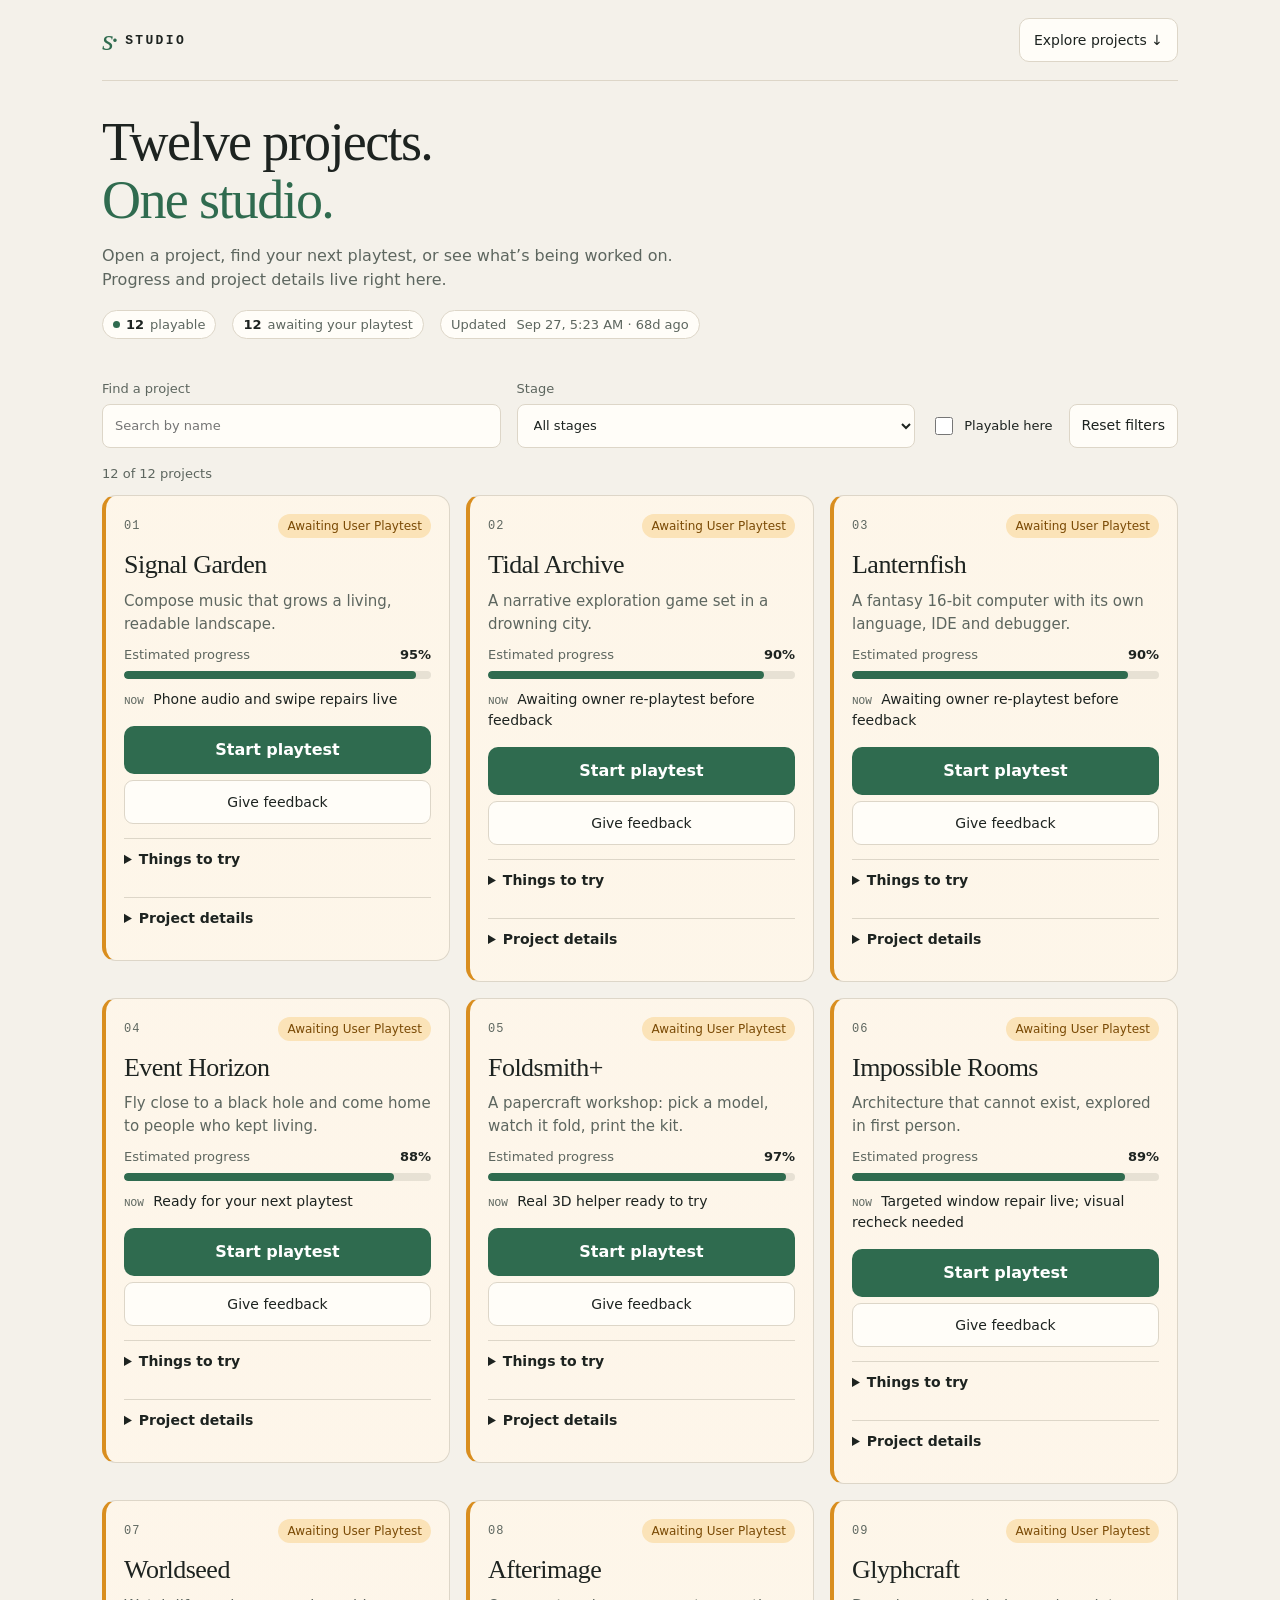
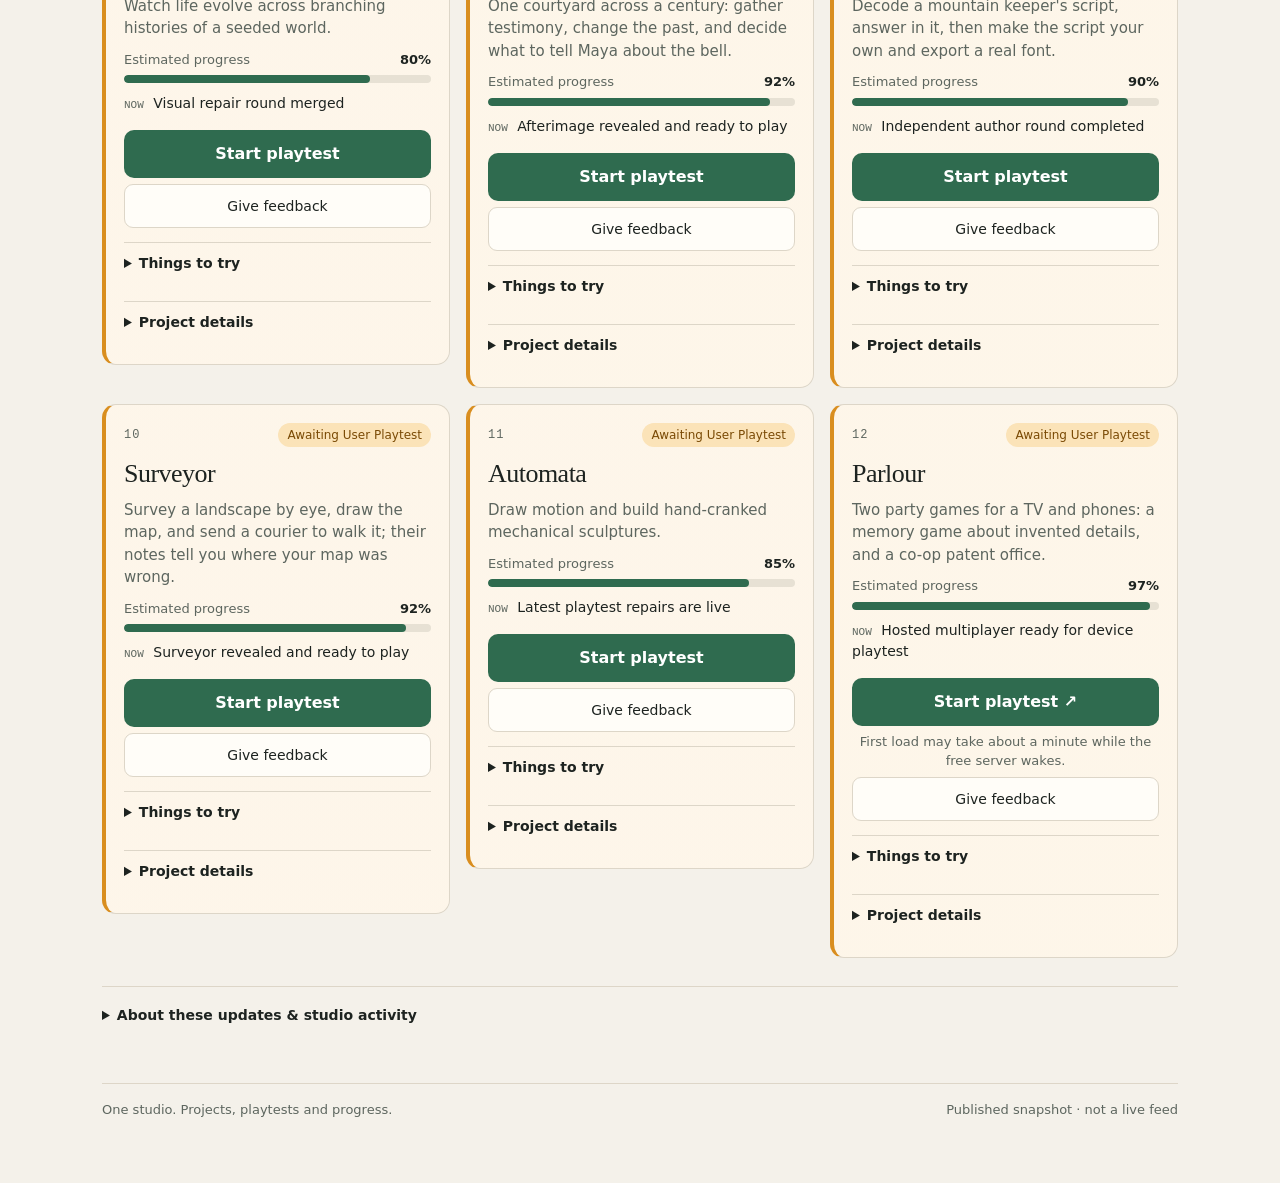
<file: index.html>
<!doctype html>
<html lang="en">
<head>
<meta charset="utf-8">
<meta name="viewport" content="width=device-width, initial-scale=1">
<meta name="color-scheme" content="light dark">
<meta name="theme-color" content="#f4f1ea" media="(prefers-color-scheme: light)">
<meta name="theme-color" content="#101716" media="(prefers-color-scheme: dark)">
<meta name="description" content="Play the studio’s projects, follow their progress, and explore the details in one place.">
<title>Studio</title>
<link rel="icon" href="data:image/svg+xml,%3Csvg xmlns='http://www.w3.org/2000/svg' viewBox='0 0 32 32'%3E%3Crect width='32' height='32' rx='8' fill='%23101716'/%3E%3Ctext x='8' y='23' font-family='Georgia' font-style='italic' font-size='20' fill='%23d9ef9e'%3Es%3C/text%3E%3C/svg%3E">
<link rel="stylesheet" href="hub.css">
<script src="hub.js" defer></script>
<script src="feedback.js" defer></script>
</head>
<body>
<a class="skip" href="#projects">Skip to projects</a>
<div class="shell">
<header class="top"><a class="wordmark" href="./"><i>s·</i> STUDIO</a><a class="dash-link" href="#projects">Explore projects ↓</a></header>
<main>
<section class="intro">
<h1>Twelve projects.<br><span>One studio.</span></h1>
<p class="lede">Open a project, find your next playtest, or see what’s being worked on. Progress and project details live right here.</p>
<p class="meta"><span class="pill"><span class="dot" aria-hidden="true"></span><strong>12</strong> playable</span><span class="pill"><strong>12</strong> awaiting your playtest</span><span class="pill">Updated&nbsp;<time datetime="2026-09-27T05:23:19Z" data-stamp>2026-09-27T05:23:19Z</time></span></p>
</section>
<section id="projects" aria-label="Projects" tabindex="-1">
<div class="filters" id="filters" hidden>
<label>Find a project<input id="search" type="search" placeholder="Search by name" autocomplete="off"></label>
<label>Stage<select id="stage"><option value="all">All stages</option><option value="st-awaiting-user-playtest">Awaiting User Playtest</option></select></label>
<label class="check"><input type="checkbox" id="demos-only"> Playable here</label>
<button type="button" id="reset-filters">Reset filters</button>
</div>
<p class="results" id="result-count" role="status" aria-live="polite">12 projects</p>
<p id="empty" class="empty" hidden>No projects match. Try another search or reset the filters.</p>
<div class="grid" id="project-grid">
<article class="card" id="p01" data-stage="st-awaiting-user-playtest" data-playable="true" aria-labelledby="n-p01"><div class="card-top"><span class="num">01</span><span class="badge">Awaiting User Playtest</span></div><h2 id="n-p01">Signal Garden</h2><p class="blurb">Compose music that grows a living, readable landscape.</p><div class="progress"><div class="progress-row"><span>Estimated progress</span><b>95%</b></div><div class="bar" role="progressbar" aria-label="Signal Garden estimated progress" aria-valuemin="0" aria-valuemax="100" aria-valuenow="95"><span style="width:95%"></span></div></div><p class="now"><span>Now</span> Phone audio and swipe repairs live</p><div class="actions"><a class="play" href="signal-garden/" aria-label="Start playtest: Signal Garden">Start playtest</a><button class="secondary feedback-open" type="button" data-project="p01" hidden>Give feedback<span class="sr-only">: Signal Garden</span></button></div><details class="try-guide"><summary>Things to try<span class="sr-only">: Signal Garden</span></summary><div class="detail-body"><p>Pick a few ideas that sound good, and let your ears lead the way.</p><ul class="guide-ideas"><li><h3>Find your garden</h3><p>Listen to two presets, then try Create random scene and let a whole piece unfold.</p><p class="notice">Does the music develop, and does the garden help you hear its shape?</p></li><li><h3>Plant a small phrase</h3><p>In Beds, plant a few notes, change their pitch, and give one a longer length or a chord.</p><p class="notice">Can you make the sound you imagined without fighting the controls?</p></li><li><h3>Give it a second act</h3><p>In Piece, vary a section and rearrange its appearances; listen as playback follows the bars.</p><p class="notice">Is it clear which bar you are editing and which one you are hearing?</p></li><li><h3>Change the weather</h3><p>Randomize the garden, keep a favorite color or flora setting, and roll again.</p><p class="notice">Which combinations feel alive, readable, or too busy?</p></li><li><h3>Take it with you</h3><p>Save a copy or export a WAV; on a phone, try editing upright and sideways, then briefly lock the screen during playback.</p><p class="notice">Does the music remain pleasant and the return to the garden feel smooth?</p></li></ul><button class="secondary feedback-open" type="button" data-project="p01" hidden>Share what you noticed</button></div></details><details class="project-details"><summary>Project details<span class="sr-only">: Signal Garden</span></summary><div class="detail-body"><dl class="detail-notes"><div><dt>Current work</dt><dd>Background audio now uses pre-rendered buffers, with no late chunks or gaps in the sixfold CPU-throttled check. Smooth strip swiping and hold-drag editing are live.</dd></div><div><dt>Next step</dt><dd>Ready for a real-phone recheck when you return.</dd></div><div><dt>Limitations</dt><dd>Real phone screen-off behavior remains unverified.</dd></div></dl><p class="review-time">Codex review · <time datetime="2026-09-25T10:22:09Z" data-stamp>2026-09-25T10:22:09Z</time></p><p class="review-time">Demo built · <time datetime="2026-09-27T05:22:45Z" data-stamp>2026-09-27T05:22:45Z</time></p><h3>Assignments at publication</h3><ul class="worker-list"><li><strong>Claude</strong> · no active assignment</li><li><strong>Codex</strong> · no active assignment</li></ul><h3>Recent coordination topics</h3><ul class="topic-list"><li>Codex · Verification · Implementation</li><li>Claude · Integration · Implementation</li></ul><p class="detail-hint">Topics indicate discussion, not completed work or live activity.</p></div></details></article><article class="card" id="p02" data-stage="st-awaiting-user-playtest" data-playable="true" aria-labelledby="n-p02"><div class="card-top"><span class="num">02</span><span class="badge">Awaiting User Playtest</span></div><h2 id="n-p02">Tidal Archive</h2><p class="blurb">A narrative exploration game set in a drowning city.</p><div class="progress"><div class="progress-row"><span>Estimated progress</span><b>90%</b></div><div class="bar" role="progressbar" aria-label="Tidal Archive estimated progress" aria-valuemin="0" aria-valuemax="100" aria-valuenow="90"><span style="width:90%"></span></div></div><p class="now"><span>Now</span> Awaiting owner re-playtest before feedback</p><div class="actions"><a class="play" href="tidal-archive/" aria-label="Start playtest: Tidal Archive">Start playtest</a><button class="secondary feedback-open" type="button" data-project="p02" hidden>Give feedback<span class="sr-only">: Tidal Archive</span></button></div><details class="try-guide"><summary>Things to try<span class="sr-only">: Tidal Archive</span></summary><div class="detail-body"><p>Wander at your own pace; these are invitations, not a route through the story.</p><ul class="guide-ideas"><li><h3>Chase the tide</h3><p>Use the map and tide forecast to choose a reachable destination, then watch how your options change.</p><p class="notice">Can you judge travel time and closed routes before committing?</p></li><li><h3>Meet the city</h3><p>Follow a person or a document that catches your interest, with a detour somewhere unfamiliar.</p><p class="notice">Do the people and places give you reasons to care beyond collecting everything?</p></li><li><h3>Work something out</h3><p>Try a mechanism you find, using the documents and clues you have gathered.</p><p class="notice">Do its controls and responses help you understand an attempt without giving the answer away?</p></li><li><h3>Curate twelve pages</h3><p>Put a few favorites in the Tidebook, then swap one as your view of the city changes.</p><p class="notice">Does choosing what to preserve feel meaningful, and is the page cost clear?</p></li><li><h3>Finish your journey</h3><p>Save a manual slot, take a break, and return for a departure when you feel ready.</p><p class="notice">Is resuming easy, and does the ending reflect the journey you remember?</p></li></ul><button class="secondary feedback-open" type="button" data-project="p02" hidden>Share what you noticed</button></div></details><details class="project-details"><summary>Project details<span class="sr-only">: Tidal Archive</span></summary><div class="detail-body"><dl class="detail-notes"><div><dt>Current work</dt><dd>The owner has playtested it once and wants to play it again before giving feedback.</dd></div><div><dt>Next step</dt><dd>Iterate on the owner&#x27;s feedback after the re-playtest.</dd></div><div><dt>Limitations</dt><dd>Issues noted in the first owner playtest are not yet addressed.</dd></div></dl><p class="review-time">Claude review · <time datetime="2026-09-25T21:28:21Z" data-stamp>2026-09-25T21:28:21Z</time></p><p class="review-time">Demo built · <time datetime="2026-09-27T05:22:48Z" data-stamp>2026-09-27T05:22:48Z</time></p><h3>Assignments at publication</h3><ul class="worker-list"><li><strong>Claude</strong> · no active assignment</li><li><strong>Codex</strong> · no active assignment</li></ul><h3>Recent coordination topics</h3><ul class="topic-list"><li>Codex · Coordination</li><li>Claude · Coordination</li></ul><p class="detail-hint">Topics indicate discussion, not completed work or live activity.</p></div></details></article><article class="card" id="p03" data-stage="st-awaiting-user-playtest" data-playable="true" aria-labelledby="n-p03"><div class="card-top"><span class="num">03</span><span class="badge">Awaiting User Playtest</span></div><h2 id="n-p03">Lanternfish</h2><p class="blurb">A fantasy 16-bit computer with its own language, IDE and debugger.</p><div class="progress"><div class="progress-row"><span>Estimated progress</span><b>90%</b></div><div class="bar" role="progressbar" aria-label="Lanternfish estimated progress" aria-valuemin="0" aria-valuemax="100" aria-valuenow="90"><span style="width:90%"></span></div></div><p class="now"><span>Now</span> Awaiting owner re-playtest before feedback</p><div class="actions"><a class="play" href="lanternfish/" aria-label="Start playtest: Lanternfish">Start playtest</a><button class="secondary feedback-open" type="button" data-project="p03" hidden>Give feedback<span class="sr-only">: Lanternfish</span></button></div><details class="try-guide"><summary>Things to try<span class="sr-only">: Lanternfish</span></summary><div class="detail-body"><p>Treat this little computer as a toy box, with an optional peek under the lid.</p><ul class="guide-ideas"><li><h3>Play two very different games</h3><p>Choose Lumen Drift, then Prism Courier; click the screen for keyboard focus and use arrows, Z/X, and Enter.</p><p class="notice">Are the controls responsive, and can you tell what each game wants from you?</p></li><li><h3>Listen to the machine</h3><p>Let Tidepool run, then explore Abyss Tracker using its on-screen help.</p><p class="notice">Does the sound feel inviting, and can you make a musical change you recognize?</p></li><li><h3>Make one tiny edit</h3><p>Change something small in an example and press Ctrl+Enter; use Revert if you want the original back.</p><p class="notice">Is the connection between your edit and the result satisfying?</p></li><li><h3>Freeze a moment</h3><p>In a Glint program, click the gutter for a breakpoint, then use F8 and F10 to pause and step.</p><p class="notice">Can you follow where the program is and what changes each step?</p></li><li><h3>Keep your cartridge</h3><p>Export your edited cartridge, then import it and run it again.</p><p class="notice">Does the result still feel like yours, and are mistakes or import problems explained clearly?</p></li></ul><button class="secondary feedback-open" type="button" data-project="p03" hidden>Share what you noticed</button></div></details><details class="project-details"><summary>Project details<span class="sr-only">: Lanternfish</span></summary><div class="detail-body"><dl class="detail-notes"><div><dt>Current work</dt><dd>The owner has playtested it once and wants to play it again before giving feedback.</dd></div><div><dt>Next step</dt><dd>Iterate on the owner&#x27;s feedback after the re-playtest.</dd></div><div><dt>Limitations</dt><dd>Issues noted in the first owner playtest are not yet addressed.</dd></div></dl><p class="review-time">Claude review · <time datetime="2026-09-25T21:28:21Z" data-stamp>2026-09-25T21:28:21Z</time></p><p class="review-time">Demo built · <time datetime="2026-09-27T05:22:50Z" data-stamp>2026-09-27T05:22:50Z</time></p><h3>Assignments at publication</h3><ul class="worker-list"><li><strong>Claude</strong> · no active assignment</li><li><strong>Codex</strong> · no active assignment</li></ul><h3>Recent coordination topics</h3><ul class="topic-list"><li>Codex · Coordination</li><li>Claude · Coordination</li></ul><p class="detail-hint">Topics indicate discussion, not completed work or live activity.</p></div></details></article><article class="card" id="p04" data-stage="st-awaiting-user-playtest" data-playable="true" aria-labelledby="n-p04"><div class="card-top"><span class="num">04</span><span class="badge">Awaiting User Playtest</span></div><h2 id="n-p04">Event Horizon</h2><p class="blurb">Fly close to a black hole and come home to people who kept living.</p><div class="progress"><div class="progress-row"><span>Estimated progress</span><b>88%</b></div><div class="bar" role="progressbar" aria-label="Event Horizon estimated progress" aria-valuemin="0" aria-valuemax="100" aria-valuenow="88"><span style="width:88%"></span></div></div><p class="now"><span>Now</span> Ready for your next playtest</p><div class="actions"><a class="play" href="event-horizon/" aria-label="Start playtest: Event Horizon">Start playtest</a><button class="secondary feedback-open" type="button" data-project="p04" hidden>Give feedback<span class="sr-only">: Event Horizon</span></button></div><details class="try-guide"><summary>Things to try<span class="sr-only">: Event Horizon</span></summary><div class="detail-body"><p>Start with Settle and follow whichever part of the expedition makes you curious.</p><ul class="guide-ideas"><li><h3>Learn to shape an orbit</h3><p>Follow the opening coach: try a small burn, inspect its amber prediction, and work toward a round orbit.</p><p class="notice">Does each adjustment teach you something, or feel like guessing?</p></li><li><h3>Make a plan you can read</h3><p>Pause to inspect a planned burn, select it in Burn plan, and try editing its timing when available.</p><p class="notice">Can you connect the list, map, and time strip to the same event?</p></li><li><h3>Look out the window</h3><p>Switch between map, split, and optical views; try a closer view with Ship or Follow.</p><p class="notice">Does the view convey motion and scale comfortably, with useful sound cues?</p></li><li><h3>Keep in touch</h3><p>Read the letters between missions and watch the ship and home clocks when the campaign introduces them.</p><p class="notice">Do waiting and distance matter to you emotionally, and are the clocks understandable?</p></li><li><h3>Return to a flight</h3><p>Use Export for a backup, reload your expedition, and continue toward another mission when you like.</p><p class="notice">Can you recover your bearings, and does the pacing make you want to keep flying?</p></li></ul><button class="secondary feedback-open" type="button" data-project="p04" hidden>Share what you noticed</button></div></details><details class="project-details"><summary>Project details<span class="sr-only">: Event Horizon</span></summary><div class="detail-body"><dl class="detail-notes"><div><dt>Current work</dt><dd>Your interface requests are live (burn plan, full-length strip, pannable map, plain labels, step-by-step reveals, fine steps, quiet mail). Missions 5 and 6 now carry real home-clock stakes with Ruth and Pip.</dd></div><div><dt>Next step</dt><dd>Replay from mission 1, or jump to missions 5 and 6 for the new stakes, and tell us what still confuses.</dd></div><div><dt>Limitations</dt><dd>Mission 7 is unchanged; the late-mission choices are measured and tested but not yet played by a person.</dd></div></dl><p class="review-time">Claude review · <time datetime="2026-09-25T12:15:11Z" data-stamp>2026-09-25T12:15:11Z</time></p><p class="review-time">Demo built · <time datetime="2026-09-27T05:22:52Z" data-stamp>2026-09-27T05:22:52Z</time></p><h3>Assignments at publication</h3><ul class="worker-list"><li><strong>Claude</strong> · no active assignment</li><li><strong>Codex</strong> · no active assignment</li></ul><h3>Recent coordination topics</h3><ul class="topic-list"><li>Codex · Coordination</li><li>Claude · Coordination</li></ul><p class="detail-hint">Topics indicate discussion, not completed work or live activity.</p></div></details></article><article class="card" id="p05" data-stage="st-awaiting-user-playtest" data-playable="true" aria-labelledby="n-p05"><div class="card-top"><span class="num">05</span><span class="badge">Awaiting User Playtest</span></div><h2 id="n-p05">Foldsmith+</h2><p class="blurb">A papercraft workshop: pick a model, watch it fold, print the kit.</p><div class="progress"><div class="progress-row"><span>Estimated progress</span><b>97%</b></div><div class="bar" role="progressbar" aria-label="Foldsmith+ estimated progress" aria-valuemin="0" aria-valuemax="100" aria-valuenow="97"><span style="width:97%"></span></div></div><p class="now"><span>Now</span> Real 3D helper ready to try</p><div class="actions"><a class="play" href="foldsmith/" aria-label="Start playtest: Foldsmith+">Start playtest</a><button class="secondary feedback-open" type="button" data-project="p05" hidden>Give feedback<span class="sr-only">: Foldsmith+</span></button></div><details class="try-guide"><summary>Things to try<span class="sr-only">: Foldsmith+</span></summary><div class="detail-body"><p>Browse, customize, or make something from paper; choose whatever sounds enjoyable today.</p><ul class="guide-ideas"><li><h3>Find an unexpected model</h3><p>Start with Practice Cube, then browse a different family or search for something like a dinosaur.</p><p class="notice">Do pictures, difficulty, and materials help you choose confidently?</p></li><li><h3>Make it yours</h3><p>Change dimensions and colors, undo an edit, then save a copy and open that project.</p><p class="notice">Do the preview and restored settings match what you expected?</p></li><li><h3>Watch it come together</h3><p>Use Show me in 3D or Play this step; try a pop-up or the moving bird&#x27;s operating preview.</p><p class="notice">Can you picture the folds and moving parts, and does 2D help on a slower device?</p></li><li><h3>Try a real fold</h3><p>Preview a complete kit; if you feel crafty, print a simple model at actual size and check its calibration square.</p><p class="notice">Are the fold marks, tabs, and instructions clear in your hands?</p></li><li><h3>Explore Design</h3><p>Open a handwritten example in Design; if the connected AI helper is available to you, try one small custom request.</p><p class="notice">Is it clear what the proposal can make, and does the result resemble your idea?</p></li></ul><button class="secondary feedback-open" type="button" data-project="p05" hidden>Share what you noticed</button></div></details><details class="project-details"><summary>Project details<span class="sr-only">: Foldsmith+</span></summary><div class="detail-body"><dl class="detail-notes"><div><dt>Current work</dt><dd>Solid crosses, hearts and custom outlines, plus full faceted models with assembly guides.</dd></div><div><dt>Next step</dt><dd>Try a cross, heart or penguin mask and inspect its model and printable sheets.</dd></div><div><dt>Limitations</dt><dd>Custom outlines have constant depth; complex designs use parameterized model builders.</dd></div></dl><p class="review-time">Codex review · <time datetime="2026-09-27T04:58:00Z" data-stamp>2026-09-27T04:58:00Z</time></p><p class="review-time">Demo built · <time datetime="2026-09-27T05:22:58Z" data-stamp>2026-09-27T05:22:58Z</time></p><h3>Assignments at publication</h3><ul class="worker-list"><li><strong>Claude</strong> · no active assignment</li><li><strong>Codex</strong> · no active assignment</li></ul><h3>Recent coordination topics</h3><ul class="topic-list"><li>Codex · Playtest · Verification · Implementation</li><li>Claude · Verification · Design review · Implementation</li></ul><p class="detail-hint">Topics indicate discussion, not completed work or live activity.</p></div></details></article><article class="card" id="p06" data-stage="st-awaiting-user-playtest" data-playable="true" aria-labelledby="n-p06"><div class="card-top"><span class="num">06</span><span class="badge">Awaiting User Playtest</span></div><h2 id="n-p06">Impossible Rooms</h2><p class="blurb">Architecture that cannot exist, explored in first person.</p><div class="progress"><div class="progress-row"><span>Estimated progress</span><b>89%</b></div><div class="bar" role="progressbar" aria-label="Impossible Rooms estimated progress" aria-valuemin="0" aria-valuemax="100" aria-valuenow="89"><span style="width:89%"></span></div></div><p class="now"><span>Now</span> Targeted window repair live; visual recheck needed</p><div class="actions"><a class="play" href="impossible-rooms/" aria-label="Start playtest: Impossible Rooms">Start playtest</a><button class="secondary feedback-open" type="button" data-project="p06" hidden>Give feedback<span class="sr-only">: Impossible Rooms</span></button></div><details class="try-guide"><summary>Things to try<span class="sr-only">: Impossible Rooms</span></summary><div class="detail-body"><p>Get pleasantly lost, follow your curiosity, and leave the house&#x27;s explanations until you want them.</p><ul class="guide-ideas"><li><h3>Trust your eyes for a while</h3><p>Enter a house and wander; press N to leave chalk wherever the space feels strange.</p><p class="notice">Does the strangeness emerge naturally, and is marking a discovery intuitive?</p></li><li><h3>Look back</h3><p>After a surprising doorway, turn around; linger near windows and view them from a few distances.</p><p class="notice">Do distant views stay convincing, or do blank surfaces or sudden changes break the illusion?</p></li><li><h3>Follow an invitation</h3><p>Investigate doors and cabinets when an interaction prompt appears, and seek a few lanterns.</p><p class="notice">Can you distinguish something usable from scenery without trying every object?</p></li><li><h3>Find your way home</h3><p>Compare your memory with the map, then use H to follow your thread home after a detour.</p><p class="notice">Does recovery feel reassuring even when rooms stop behaving as expected?</p></li><li><h3>Visit another house</h3><p>When ready, end the house from the journal, read its explanation, and try another seed or Architect selection.</p><p class="notice">Do combined surprises reward a second visit, and do the explanations fit what you noticed?</p></li></ul><button class="secondary feedback-open" type="button" data-project="p06" hidden>Share what you noticed</button></div></details><details class="project-details"><summary>Project details<span class="sr-only">: Impossible Rooms</span></summary><div class="detail-body"><dl class="detail-notes"><div><dt>Current work</dt><dd>Independent traversal reached five of seven lanterns. The reproduced window defect has a targeted repair; build and geometry checks pass.</dd></div><div><dt>Next step</dt><dd>Check the distant round window from the wardrobe and continue the unfinished traversal when convenient.</dd></div><div><dt>Limitations</dt><dd>Memory guards prevented the matching after-repair screenshot. Stairs and Heart were not reached in the blind run; physical mouse feel remains unverified.</dd></div></dl><p class="review-time">Codex review · <time datetime="2026-09-25T20:25:00Z" data-stamp>2026-09-25T20:25:00Z</time></p><p class="review-time">Demo built · <time datetime="2026-09-27T05:23:00Z" data-stamp>2026-09-27T05:23:00Z</time></p><h3>Assignments at publication</h3><ul class="worker-list"><li><strong>Claude</strong> · lead</li><li><strong>Codex</strong> · no active assignment</li></ul><h3>Recent coordination topics</h3><ul class="topic-list"><li>Codex · Coordination</li><li>Claude · Verification · Integration · Design review</li></ul><p class="detail-hint">Topics indicate discussion, not completed work or live activity.</p></div></details></article><article class="card" id="p07" data-stage="st-awaiting-user-playtest" data-playable="true" aria-labelledby="n-p07"><div class="card-top"><span class="num">07</span><span class="badge">Awaiting User Playtest</span></div><h2 id="n-p07">Worldseed</h2><p class="blurb">Watch life evolve across branching histories of a seeded world.</p><div class="progress"><div class="progress-row"><span>Estimated progress</span><b>80%</b></div><div class="bar" role="progressbar" aria-label="Worldseed estimated progress" aria-valuemin="0" aria-valuemax="100" aria-valuenow="80"><span style="width:80%"></span></div></div><p class="now"><span>Now</span> Visual repair round merged</p><div class="actions"><a class="play" href="worldseed/" aria-label="Start playtest: Worldseed">Start playtest</a><button class="secondary feedback-open" type="button" data-project="p07" hidden>Give feedback<span class="sr-only">: Worldseed</span></button></div><details class="try-guide"><summary>Things to try<span class="sr-only">: Worldseed</span></summary><div class="detail-body"><p>Pick a creature to care about, then see what a different past might do to its world.</p><ul class="guide-ideas"><li><h3>Follow a newcomer</h3><p>Click a creature or a New badge, watch its range, and pause or scrub the timeline.</p><p class="notice">Can you distinguish species and follow a change without losing your place?</p></li><li><h3>Change one thing</h3><p>Open What if…, choose an available change, and compare the two histories as time advances.</p><p class="notice">Is the difference visible and interesting, even when the change barely matters?</p></li><li><h3>Meet the cousins</h3><p>Open Cousins after a fork and ask why relatives differ; explore their branches in Tree of life.</p><p class="notice">Do the explanations connect recognizable creatures to events you actually saw?</p></li><li><h3>Step into the atlas</h3><p>Select a region and choose Walk here, then visit it in another history or epoch.</p><p class="notice">Does being among the creatures add something the map alone cannot show?</p></li><li><h3>Keep a favorite history</h3><p>Explore a specimen card, add to your Journal, and use Save and Load to return later.</p><p class="notice">Does the world remain readable and worth revisiting as your collection of histories grows?</p></li></ul><button class="secondary feedback-open" type="button" data-project="p07" hidden>Share what you noticed</button></div></details><details class="project-details"><summary>Project details<span class="sr-only">: Worldseed</span></summary><div class="detail-body"><dl class="detail-notes"><div><dt>Current work</dt><dd>Creatures vary more in colour, markings, coat and proportions; each biome has its own light and plants; you can walk into the sea; drawing cost per creature fell about 12x. Live locally on port 5197.</dd></div><div><dt>Next step</dt><dd>Owner playtest, plus a re-run of the GPU fps page to confirm the first-flip stutter is gone.</dd></div><div><dt>Limitations</dt><dd>The stutter fix is verified only in software rendering so far.</dd></div></dl><p class="review-time">Claude review · <time datetime="2026-09-25T15:49:16Z" data-stamp>2026-09-25T15:49:16Z</time></p><p class="review-time">Demo built · <time datetime="2026-09-27T05:23:02Z" data-stamp>2026-09-27T05:23:02Z</time></p><h3>Assignments at publication</h3><ul class="worker-list"><li><strong>Claude</strong> · no active assignment</li><li><strong>Codex</strong> · no active assignment</li></ul><h3>Recent coordination topics</h3><ul class="topic-list"><li>Codex · Playtest · Design review</li><li>Claude · Coordination</li></ul><p class="detail-hint">Topics indicate discussion, not completed work or live activity.</p></div></details></article><article class="card" id="p08" data-stage="st-awaiting-user-playtest" data-playable="true" aria-labelledby="n-p08"><div class="card-top"><span class="num">08</span><span class="badge">Awaiting User Playtest</span></div><h2 id="n-p08">Afterimage</h2><p class="blurb">One courtyard across a century: gather testimony, change the past, and decide what to tell Maya about the bell.</p><div class="progress"><div class="progress-row"><span>Estimated progress</span><b>92%</b></div><div class="bar" role="progressbar" aria-label="Afterimage estimated progress" aria-valuemin="0" aria-valuemax="100" aria-valuenow="92"><span style="width:92%"></span></div></div><p class="now"><span>Now</span> Afterimage revealed and ready to play</p><div class="actions"><a class="play" href="afterimage/" aria-label="Start playtest: Afterimage">Start playtest</a><button class="secondary feedback-open" type="button" data-project="p08" hidden>Give feedback<span class="sr-only">: Afterimage</span></button></div><details class="try-guide"><summary>Things to try<span class="sr-only">: Afterimage</span></summary><div class="detail-body"><p>Follow a detail or a person across the years, without worrying about finding a perfect answer.</p><ul class="guide-ideas"><li><h3>Get to know the Court</h3><p>Explore 2026, inspect something with E, and use the map to revisit a person or object.</p><p class="notice">Does the place invite curiosity, and can you comfortably find what catches your eye?</p></li><li><h3>Follow one detail through time</h3><p>Use the Long Room door&#x27;s key to visit another year and look for a familiar feature.</p><p class="notice">Can you recognize the same place while feeling the difference between eras?</p></li><li><h3>Make a small prediction</h3><p>Before a choice, guess what might change; revisit a later year and compare histories.</p><p class="notice">Is the consequence surprising but understandable, and does anyone&#x27;s life matter to you?</p></li><li><h3>Build your own account</h3><p>Read the notebook&#x27;s observations and testimony, add a theory, and tell Maya an account when one becomes available.</p><p class="notice">Can you separate what you saw, what someone claimed, and what you believe?</p></li><li><h3>Reconsider and return</h3><p>Try notebook Undo/Redo, then Save a file; after reloading, use Load to resume or Export to read your notebook elsewhere.</p><p class="notice">Is the current history clear, including what became an earlier account?</p></li></ul><button class="secondary feedback-open" type="button" data-project="p08" hidden>Share what you noticed</button></div></details><details class="project-details"><summary>Project details<span class="sr-only">: Afterimage</span></summary><div class="detail-body"><dl class="detail-notes"><div><dt>Current work</dt><dd>The independent ending check, evidence-boundary repairs, save and reopen and readable export checks passed.</dd></div><div><dt>Next step</dt><dd>Explore the courtyard across eras, collect evidence and revisit the consequences of your choices.</dd></div><div><dt>Limitations</dt><dd>The latest independent route covered one ending; other eras, accounts and physical-device feel still need your feedback.</dd></div></dl><p class="review-time">Codex review · <time datetime="2026-09-25T21:12:15Z" data-stamp>2026-09-25T21:12:15Z</time></p><p class="review-time">Demo built · <time datetime="2026-09-27T05:23:13Z" data-stamp>2026-09-27T05:23:13Z</time></p><h3>Assignments at publication</h3><ul class="worker-list"><li><strong>Claude</strong> · no active assignment</li><li><strong>Codex</strong> · no active assignment</li></ul><h3>Recent coordination topics</h3><ul class="topic-list"><li>Codex · Coordination</li><li>Claude · Coordination</li></ul><p class="detail-hint">Topics indicate discussion, not completed work or live activity.</p></div></details></article><article class="card" id="p09" data-stage="st-awaiting-user-playtest" data-playable="true" aria-labelledby="n-p09"><div class="card-top"><span class="num">09</span><span class="badge">Awaiting User Playtest</span></div><h2 id="n-p09">Glyphcraft</h2><p class="blurb">Decode a mountain keeper&#x27;s script, answer in it, then make the script your own and export a real font.</p><div class="progress"><div class="progress-row"><span>Estimated progress</span><b>90%</b></div><div class="bar" role="progressbar" aria-label="Glyphcraft estimated progress" aria-valuemin="0" aria-valuemax="100" aria-valuenow="90"><span style="width:90%"></span></div></div><p class="now"><span>Now</span> Independent author round completed</p><div class="actions"><a class="play" href="glyphcraft/" aria-label="Start playtest: Glyphcraft">Start playtest</a><button class="secondary feedback-open" type="button" data-project="p09" hidden>Give feedback<span class="sr-only">: Glyphcraft</span></button></div><details class="try-guide"><summary>Things to try<span class="sr-only">: Glyphcraft</span></summary><div class="detail-body"><p>Enjoy deciphering a little writing, or head to the workshop and invent some of your own.</p><ul class="guide-ideas"><li><h3>Read the hut</h3><p>Use the primer to sound out a found line; ask for a hint whenever curiosity turns into frustration.</p><p class="notice">Does understanding feel earned, and does the help arrive at the right level?</p></li><li><h3>Leave a reply</h3><p>Compose a reply from words you have learned and see how the hut responds.</p><p class="notice">Can you understand what you wrote and why it received that response?</p></li><li><h3>Make a letter yours</h3><p>Re-cut a letter and look for your handwriting in the primer and copied lines.</p><p class="notice">Does it feel personal while remaining easy to tell from other letters?</p></li><li><h3>Invent in the workshop</h3><p>Open an example copy in Workshop, change a word or way of saying, and read the affected lines before accepting.</p><p class="notice">Can you see what changed, what needs mending, and whose words stay preserved?</p></li><li><h3>Take your writing away</h3><p>Accept a line of your own, use Preview writing and Save writing, then try a font or script export.</p><p class="notice">Does the saved page look like your accepted work and make sense outside the workshop?</p></li></ul><button class="secondary feedback-open" type="button" data-project="p09" hidden>Share what you noticed</button></div></details><details class="project-details"><summary>Project details<span class="sr-only">: Glyphcraft</span></summary><div class="detail-body"><dl class="detail-notes"><div><dt>Current work</dt><dd>The independent author session and export inspection passed. Navigation repairs and a readable accepted-work preview are verified and merged.</dd></div><div><dt>Next step</dt><dd>Owner playtest when convenient.</dd></div><div><dt>Limitations</dt><dd>Physical device behavior and installed export use remain unverified.</dd></div></dl><p class="review-time">Codex review · <time datetime="2026-09-25T19:22:03Z" data-stamp>2026-09-25T19:22:03Z</time></p><p class="review-time">Demo built · <time datetime="2026-09-27T05:23:11Z" data-stamp>2026-09-27T05:23:11Z</time></p><h3>Assignments at publication</h3><ul class="worker-list"><li><strong>Claude</strong> · no active assignment</li><li><strong>Codex</strong> · no active assignment</li></ul><h3>Recent coordination topics</h3><ul class="topic-list"><li>Codex · Coordination</li><li>Claude · Coordination</li></ul><p class="detail-hint">Topics indicate discussion, not completed work or live activity.</p></div></details></article><article class="card" id="p10" data-stage="st-awaiting-user-playtest" data-playable="true" aria-labelledby="n-p10"><div class="card-top"><span class="num">10</span><span class="badge">Awaiting User Playtest</span></div><h2 id="n-p10">Surveyor</h2><p class="blurb">Survey a landscape by eye, draw the map, and send a courier to walk it; their notes tell you where your map was wrong.</p><div class="progress"><div class="progress-row"><span>Estimated progress</span><b>92%</b></div><div class="bar" role="progressbar" aria-label="Surveyor estimated progress" aria-valuemin="0" aria-valuemax="100" aria-valuenow="92"><span style="width:92%"></span></div></div><p class="now"><span>Now</span> Surveyor revealed and ready to play</p><div class="actions"><a class="play" href="surveyor/" aria-label="Start playtest: Surveyor">Start playtest</a><button class="secondary feedback-open" type="button" data-project="p10" hidden>Give feedback<span class="sr-only">: Surveyor</span></button></div><details class="try-guide"><summary>Things to try<span class="sr-only">: Surveyor</span></summary><div class="detail-body"><p>Make a field sheet you would trust, then let Oriel&#x27;s journey teach you something about it.</p><ul class="guide-ideas"><li><h3>Take a real bearing</h3><p>Start on Windbreak Ridge, use the Crib card, and sight a landmark from more than one pin.</p><p class="notice">Can you connect the view, the brass vane, and your ruled lines?</p></li><li><h3>Send your first route</h3><p>Place your own marks, draw a route, and dispatch Oriel with the sheet you made.</p><p class="notice">Does watching the journey build anticipation, and can you understand the resulting report?</p></li><li><h3>Learn from a wrong turn</h3><p>Revise a route using Oriel&#x27;s observations, or open the practice sheet for a ready-made puzzle.</p><p class="notice">Does a setback suggest a useful next observation without simply solving the map for you?</p></li><li><h3>Take another commission</h3><p>After delivery, visit the Post-office wall and try the next expedition with its different parcel and place.</p><p class="notice">Do new jobs change how you think, rather than repeat the same task?</p></li><li><h3>Keep your fieldwork</h3><p>After a finished trip, use Save sheet, reload, and Open sheet to return to your annotations.</p><p class="notice">Can you read your earlier reasoning and feel ownership of the sheet?</p></li></ul><button class="secondary feedback-open" type="button" data-project="p10" hidden>Share what you noticed</button></div></details><details class="project-details"><summary>Project details<span class="sr-only">: Surveyor</span></summary><div class="detail-body"><dl class="detail-notes"><div><dt>Current work</dt><dd>All three expeditions are implemented. The final independent delivery and save and reopen succeeded; the report layout repair passed three screen sizes.</dd></div><div><dt>Next step</dt><dd>Start at Windbreak Ridge, make your field sheet and send Oriel along your own route.</dd></div><div><dt>Limitations</dt><dd>The final run completed one expedition; an earlier task was interrupted. Natural full-journey transfer and physical-device feel remain unverified.</dd></div></dl><p class="review-time">Codex review · <time datetime="2026-09-25T21:12:15Z" data-stamp>2026-09-25T21:12:15Z</time></p><p class="review-time">Demo built · <time datetime="2026-09-27T05:23:19Z" data-stamp>2026-09-27T05:23:19Z</time></p><h3>Assignments at publication</h3><ul class="worker-list"><li><strong>Claude</strong> · no active assignment</li><li><strong>Codex</strong> · no active assignment</li></ul><h3>Recent coordination topics</h3><ul class="topic-list"><li>Codex · Coordination</li><li>Claude · Coordination</li></ul><p class="detail-hint">Topics indicate discussion, not completed work or live activity.</p></div></details></article><article class="card" id="p11" data-stage="st-awaiting-user-playtest" data-playable="true" aria-labelledby="n-p11"><div class="card-top"><span class="num">11</span><span class="badge">Awaiting User Playtest</span></div><h2 id="n-p11">Automata</h2><p class="blurb">Draw motion and build hand-cranked mechanical sculptures.</p><div class="progress"><div class="progress-row"><span>Estimated progress</span><b>85%</b></div><div class="bar" role="progressbar" aria-label="Automata estimated progress" aria-valuemin="0" aria-valuemax="100" aria-valuenow="85"><span style="width:85%"></span></div></div><p class="now"><span>Now</span> Latest playtest repairs are live</p><div class="actions"><a class="play" href="automata/" aria-label="Start playtest: Automata">Start playtest</a><button class="secondary feedback-open" type="button" data-project="p11" hidden>Give feedback<span class="sr-only">: Automata</span></button></div><details class="try-guide"><summary>Things to try<span class="sr-only">: Automata</span></summary><div class="detail-body"><p>Turn a few sculptures, then change a movement until it tells a little story of your own.</p><ul class="guide-ideas"><li><h3>Browse the moving collection</h3><p>Watch The Early Bird, Sky Rower, and The Clock Tower; slow them down or turn the crank by hand.</p><p class="notice">Do the movements have character, and can you see what drives them?</p></li><li><h3>Draw a dance</h3><p>In The Dancing Pair, select a cam and redraw part of its motion chart, including a flat pause.</p><p class="notice">Does the figure perform the movement you meant to draw?</p></li><li><h3>Change the punchline</h3><p>Alter timing or move a figure, then explore the Moment tab and its highlighted timeline.</p><p class="notice">Do the figures really meet when the celebration says they do?</p></li><li><h3>Look behind the stage</h3><p>Use Front, Side, and Free views; try Check for collisions and inspect any suggested repair.</p><p class="notice">Are depth, warnings, and repair choices understandable without losing your idea?</p></li><li><h3>Build a tiny original</h3><p>Start a New sculpture, add a part and a figure, then Save file and reopen it; peek at Parts to cut if curious.</p><p class="notice">Can you make something expressive, and do the controls leave enough room to see it?</p></li></ul><button class="secondary feedback-open" type="button" data-project="p11" hidden>Share what you noticed</button></div></details><details class="project-details"><summary>Project details<span class="sr-only">: Automata</span></summary><div class="detail-body"><dl class="detail-notes"><div><dt>Current work</dt><dd>Port 5198 has persistent camera positioning, Front, Side and Top views, steadier panels, restored examples and clearer timing. The latest agent checks passed.</dd></div><div><dt>Next step</dt><dd>User playtest when you return.</dd></div><div><dt>Limitations</dt><dd>Real GPU feel and timing remain for the user to assess.</dd></div></dl><p class="review-time">Codex review · <time datetime="2026-09-25T14:58:23Z" data-stamp>2026-09-25T14:58:23Z</time></p><p class="review-time">Demo built · <time datetime="2026-09-27T05:23:06Z" data-stamp>2026-09-27T05:23:06Z</time></p><h3>Assignments at publication</h3><ul class="worker-list"><li><strong>Claude</strong> · no active assignment</li><li><strong>Codex</strong> · no active assignment</li></ul><h3>Recent coordination topics</h3><ul class="topic-list"><li>Codex · Coordination</li><li>Claude · Coordination</li></ul><p class="detail-hint">Topics indicate discussion, not completed work or live activity.</p></div></details></article><article class="card" id="p12" data-stage="st-awaiting-user-playtest" data-playable="true" aria-labelledby="n-p12"><div class="card-top"><span class="num">12</span><span class="badge">Awaiting User Playtest</span></div><h2 id="n-p12">Parlour</h2><p class="blurb">Two party games for a TV and phones: a memory game about invented details, and a co-op patent office.</p><div class="progress"><div class="progress-row"><span>Estimated progress</span><b>97%</b></div><div class="bar" role="progressbar" aria-label="Parlour estimated progress" aria-valuemin="0" aria-valuemax="100" aria-valuenow="97"><span style="width:97%"></span></div></div><p class="now"><span>Now</span> Hosted multiplayer ready for device playtest</p><div class="actions"><a class="play" href="https://parlour-studio.onrender.com" aria-label="Start playtest ↗: Parlour">Start playtest ↗</a><p class="note">First load may take about a minute while the free server wakes.</p><button class="secondary feedback-open" type="button" data-project="p12" hidden>Give feedback<span class="sr-only">: Parlour</span></button></div><details class="try-guide"><summary>Things to try<span class="sr-only">: Parlour</span></summary><div class="detail-body"><p>Bring one shared host screen and at least two players on separate phones; the free server may need a minute to wake.</p><ul class="guide-ideas"><li><h3>Gather around</h3><p>Create a hosted room and have players join by code or QR, keeping their screens private.</p><p class="notice">Can everyone join and understand when to watch the host or their own screen?</p></li><li><h3>Compare your memories</h3><p>Play False Witness, read your own report, and try an optional sketch before the host-paced reveal.</p><p class="notice">Does the reveal spark conversation, and do the titles feel playful and fair?</p></li><li><h3>Pitch a strange invention</h3><p>Play Patent Pending: draw a component, pitch it, then repair it after the clauses are revealed.</p><p class="notice">Do the drawing tools support your idea, and does the repair round add to the fun?</p></li><li><h3>Find your group&#x27;s rhythm</h3><p>Let the host use Pause or More time when needed, and save a memory card or patent at the end.</p><p class="notice">Where does the group laugh, hesitate, or feel ready to move on?</p></li><li><h3>Take a phone-sized interruption</h3><p>During a relaxed moment, briefly switch apps or reload one player&#x27;s page, then return to the same seat.</p><p class="notice">Is it clear whether your work was sent, and can the group carry on comfortably?</p></li></ul><button class="secondary feedback-open" type="button" data-project="p12" hidden>Share what you noticed</button></div></details><details class="project-details"><summary>Project details<span class="sr-only">: Parlour</span></summary><div class="detail-body"><dl class="detail-notes"><div><dt>Current work</dt><dd>The approved online game is open. Private live updates, reconnect and a real hosted restart passed; saved reports and seats survived.</dd></div><div><dt>Next step</dt><dd>Play with a host screen and separate player devices, then report any game-flow or connection issues.</dd></div><div><dt>Limitations</dt><dd>Free hosting may take about a minute to wake. Physical multi-device playtesting remains.</dd></div></dl><p class="review-time">Codex review · <time datetime="2026-09-26T05:54:40Z" data-stamp>2026-09-26T05:54:40Z</time></p><h3>Assignments at publication</h3><ul class="worker-list"><li><strong>Claude</strong> · no active assignment</li><li><strong>Codex</strong> · no active assignment</li></ul><h3>Recent coordination topics</h3><ul class="topic-list"><li>Codex · Coordination</li><li>Claude · Coordination</li></ul><p class="detail-hint">Topics indicate discussion, not completed work or live activity.</p></div></details></article>
</div>
</section>
<details class="studio-details"><summary>About these updates &amp; studio activity</summary>
<div class="detail-body"><p>This is a published snapshot. It updates when the studio is republished, not continuously. Progress percentages are review estimates and can change as work develops.</p>
<p>Latest project review · <time datetime="2026-09-27T04:58:00Z" data-stamp>2026-09-27T04:58:00Z</time></p>
<h2>Studio assignments at publication</h2><ul class="worker-list"><li><strong>Claude</strong> · lead</li><li><strong>Codex</strong> · no active assignment</li></ul>
<p>Shared workers count once in studio totals. Stale assignments are excluded from active counts.</p></div></details>
</main>
<footer><span>One studio. Projects, playtests and progress.</span><span>Published snapshot · not a live feed</span></footer>
</div>
<dialog id="feedback-dialog" aria-labelledby="feedback-title" data-api-origin="https://studio-feedback.onrender.com">
<div class="feedback-heading"><div><p class="eyebrow">YOUR EXPERIENCE</p><h2 id="feedback-title">Give feedback</h2></div><button type="button" id="feedback-close" class="secondary" aria-label="Close feedback">Close</button></div>
<p class="feedback-privacy">No account needed. Reports go privately to the studio, not to a public comment feed.</p>
<details class="feedback-retention"><summary>About your report</summary><p class="detail-hint">Reports stay in the inbox for up to 90 days. We may keep a private copy while investigating feedback. Please leave out passwords or other sensitive information.</p></details>
<form id="feedback-form">
<fieldset id="feedback-fields"><legend class="sr-only">Your feedback</legend>
<label>What would you like to share?<select id="feedback-category"><option value="playtest">Playtest notes</option><option value="bug">Something broke</option><option value="confusing">Something was confusing</option><option value="idea">An idea or suggestion</option><option value="enjoyed">Something I enjoyed</option></select></label>
<label>What happened, or what stood out?<textarea id="feedback-description" required maxlength="4000" rows="5" placeholder="A moment, a problem, an idea—whatever would help us understand your experience."></textarea></label>
<details><summary>Add steps or extra context (optional)</summary><label>How can we find the same moment?<textarea id="feedback-steps" maxlength="2000" rows="3" placeholder="What you tried, what you expected, and what happened instead."></textarea></label></details>
<label>Name or nickname (optional)<input id="feedback-name" maxlength="80" autocomplete="nickname"></label>
<label class="check"><input id="feedback-device" type="checkbox" checked> Include basic browser and screen details</label>
<p class="detail-hint" id="feedback-device-preview"></p>
<div class="feedback-trap" aria-hidden="true"><label>Website<input id="feedback-website" tabindex="-1" autocomplete="off"></label></div>
</fieldset>
<p id="feedback-status" role="status" aria-live="polite" tabindex="-1"></p>
<button type="submit" class="play" id="feedback-send">Send feedback</button>
<p class="detail-hint">A first submission may take about a minute while the service wakes. Closing this form keeps your draft; reloading or leaving Studio clears it.</p>
</form></dialog>
</body>
</html>
</file>
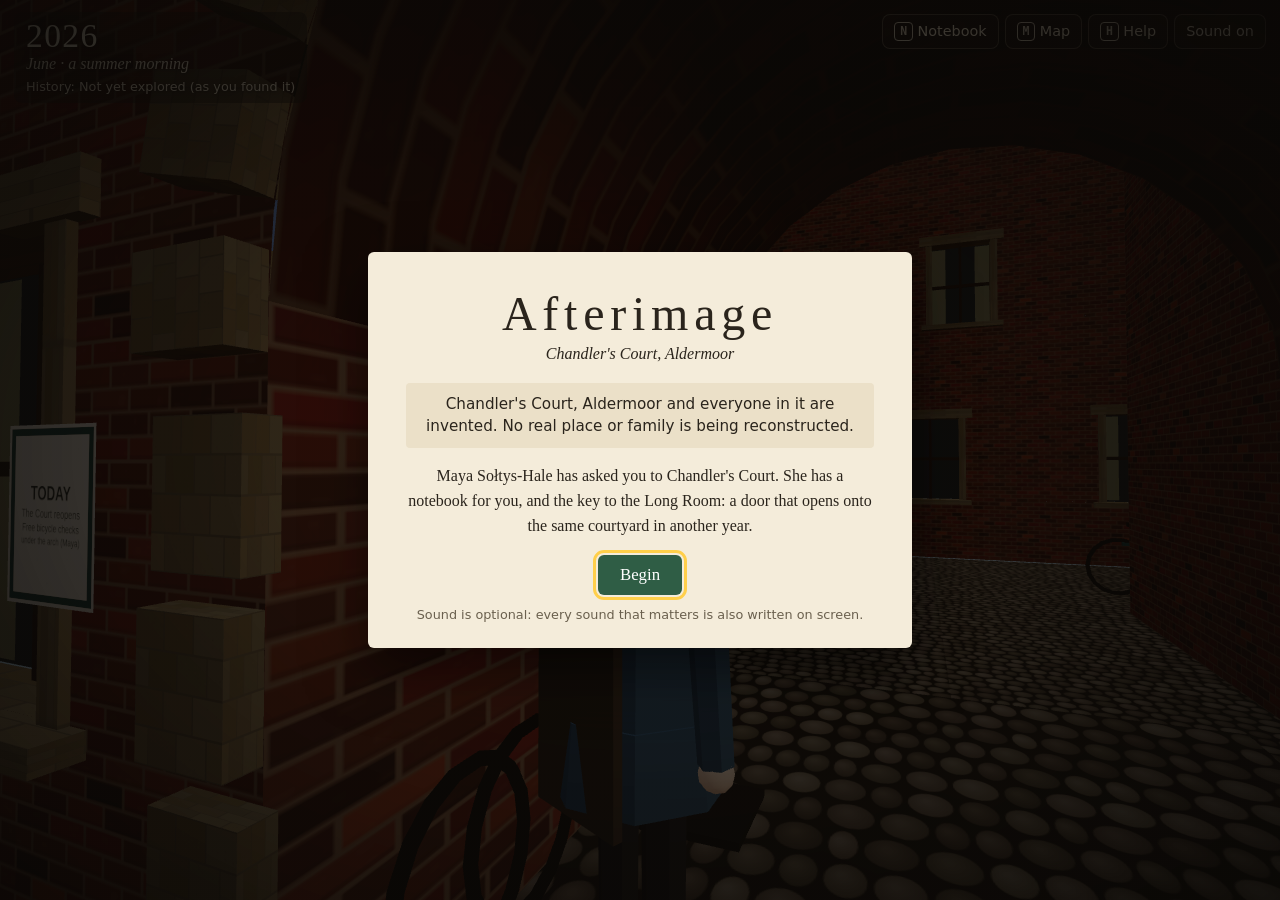
<file: afterimage/index.html>
<!doctype html>
<html lang="en">
<head>
  <meta charset="utf-8">
  <meta name="viewport" content="width=device-width,initial-scale=1">
  <title>Afterimage</title>
  <script type="module" crossorigin src="./assets/index-BSHnXhT-.js"></script>
  <link rel="stylesheet" crossorigin href="./assets/index-DAiUx26-.css">
</head>
<body>
  <canvas id="view" tabindex="0" aria-label="Chandler's Court. Use the map (M) for a list of places and things."></canvas>
  <div id="reticle" aria-hidden="true"></div>
  <div id="hud-left">
    <header id="era" aria-live="polite">
      <div class="year" id="era-year"></div>
      <div class="when" id="era-when"></div>
      <div class="history" id="era-history"></div>
    </header>
    <div id="captions" aria-live="polite" aria-label="Sound captions"></div>
  </div>
  <nav id="toolbar" aria-label="Tools">
    <button id="btn-notebook" title="Notebook (N)"><span class="k">N</span> Notebook</button>
    <button id="btn-map" title="Map and places (M)"><span class="k">M</span> Map</button>
    <button id="btn-help" title="Controls (H)"><span class="k">H</span> Help</button>
    <button id="btn-sound" title="Sound on/off" aria-pressed="true">Sound on</button>
  </nav>
  <div id="prompt" role="status" aria-live="polite"></div>
  <div id="look" role="status" aria-live="polite"></div>
  <div id="hint"></div>
  <div id="fade" aria-hidden="true"><div class="fade-year" id="fade-year"></div><div class="fade-when" id="fade-when"></div></div>

  <section id="title" class="overlay" role="dialog" aria-modal="true" aria-labelledby="title-h">
    <div class="title-card">
      <h1 id="title-h">Afterimage</h1>
      <p class="sub">Chandler's Court, Aldermoor</p>
      <p class="honest">Chandler's Court, Aldermoor and everyone in it are invented. No real place or family is being reconstructed.</p>
      <p class="setup">Maya Sołtys-Hale has asked you to Chandler's Court. She has a notebook for you, and the key to the Long Room: a door that opens onto the same courtyard in another year.</p>
      <button id="btn-begin" class="primary">Begin</button>
      <p class="small">Sound is optional: every sound that matters is also written on screen.</p>
    </div>
  </section>

  <section id="panel-notebook" class="panel notebook" role="dialog" aria-modal="true" aria-labelledby="nb-h" hidden>
    <div class="panel-head">
      <h2 id="nb-h">Maya's notebook</h2>
      <button class="close" data-close aria-label="Close notebook">Close <span class="k">Esc</span></button>
    </div>
    <blockquote class="maya" id="nb-maya"></blockquote>
    <div class="nb-history">
      <div><span class="label">Now:</span> <strong id="nb-current"></strong></div>
      <div class="nb-actions">
        <button id="nb-undo">Undo change</button>
        <button id="nb-redo">Redo</button>
        <button id="nb-compare">Compare with before</button>
      </div>
    </div>
    <section id="nb-told" class="told" aria-labelledby="nb-told-h"></section>
    <p class="legend"><b>Seen</b> is what you looked at. <b>Said</b> is what someone told you; people can be wrong. <b>Inferred</b> is what you think. Entries from a history you have changed stay, marked <span class="former-tag">former history</span>.</p>
    <div class="columns">
      <section aria-labelledby="col-seen"><h3 id="col-seen">Seen</h3><ol id="nb-seen"></ol></section>
      <section aria-labelledby="col-said"><h3 id="col-said">Said</h3><ol id="nb-said"></ol></section>
      <section aria-labelledby="col-inferred"><h3 id="col-inferred">Inferred</h3><ol id="nb-inferred"></ol>
        <form id="nb-note-form"><label for="nb-note">Write what you think happened</label><textarea id="nb-note" rows="3" maxlength="4000" placeholder="e.g. Nobody rang the bell that night."></textarea><button type="submit">Add to Inferred</button></form>
      </section>
    </div>
    <div class="nb-foot">
      <button id="nb-save">Save</button>
      <button id="nb-load">Load</button>
      <button id="nb-export">Export notebook</button>
      <span id="nb-status" role="status"></span>
    </div>
  </section>

  <section id="panel-compare" class="panel compare" role="dialog" aria-modal="true" aria-labelledby="cmp-h" hidden>
    <div class="panel-head">
      <h2 id="cmp-h">Compare histories <span class="ro">read-only</span></h2>
      <button class="close" data-close aria-label="Close comparison">Close <span class="k">Esc</span></button>
    </div>
    <div class="cmp-against" role="radiogroup" aria-label="Compare now with">
      <span class="label">Compare now with</span>
      <button role="radio" id="cmp-vs-previous" aria-checked="true">the history before your last change</button>
      <button role="radio" id="cmp-vs-original" aria-checked="false">the history as you found it</button>
      <span id="cmp-vs-same" class="cmp-same"></span>
    </div>
    <div class="cmp-tabs" role="tablist">
      <button role="tab" id="cmp-tab-3" aria-selected="true">2026</button>
      <button role="tab" id="cmp-tab-2" aria-selected="false">1991</button>
      <button role="tab" id="cmp-tab-1" aria-selected="false">1958</button>
      <button role="tab" id="cmp-tab-0" aria-selected="false">1926</button>
    </div>
    <div class="cmp-heads"><div><span class="label" id="cmp-before-label">Before</span> <strong id="cmp-before"></strong></div><div><span class="label">Now</span> <strong id="cmp-after"></strong></div></div>
    <div id="cmp-views"></div>
    <div id="cmp-rows"></div>
    <div class="cmp-actions">
      <button id="cmp-keep" class="primary">Keep this history</button>
      <button id="cmp-undo">Undo: return to before</button>
    </div>
  </section>

  <section id="panel-map" class="panel map" role="dialog" aria-modal="true" aria-labelledby="map-h" hidden>
    <div class="panel-head">
      <h2 id="map-h">The Court</h2>
      <button class="close" data-close aria-label="Close map">Close <span class="k">Esc</span></button>
    </div>
    <div class="map-body scroller" tabindex="-1">
      <div id="map-plan"></div>
      <div class="map-lists">
        <h3>Go to the door of</h3><div id="map-places" class="list"></div>
        <h3>The key</h3><div id="map-travel" class="list"></div>
        <h3>Go to someone or something</h3><div id="map-things" class="things"></div>
        <p class="map-note">You arrive a couple of steps away, facing them. Green dots on the plan are things worth a look.</p>
      </div>
    </div>
  </section>

  <section id="panel-help" class="panel help" role="dialog" aria-modal="true" aria-labelledby="help-h" hidden>
    <div class="panel-head">
      <h2 id="help-h">How to move and look</h2>
      <button class="close" data-close aria-label="Close help">Close <span class="k">Esc</span></button>
    </div>
    <dl class="keys">
      <dt><span class="k">W A S D</span> or <span class="k">↑ ↓</span></dt><dd>Walk. <span class="k">Shift</span> to hurry.</dd>
      <dt><span class="k">← →</span> or drag</dt><dd>Turn. Click the view to use the mouse to look; <span class="k">Esc</span> releases it.</dd>
      <dt><span class="k">R</span> <span class="k">F</span> or <span class="k">PgUp</span> <span class="k">PgDn</span></dt><dd>Look up and down (for a low desk, or the bell over the arch).</dd>
      <dt><span class="k">E</span>, <span class="k">Enter</span> or click</dt><dd>Look at or use what you're facing: the nearest thing roughly in the middle of your view glows, and the prompt names it. People are easier: walk up to someone and they stop for you; E talks to whoever is nearest in view.</dd>
      <dt><span class="k">N</span></dt><dd>Maya's notebook: what you've seen, what people said, what you think. Undo and compare live here.</dd>
      <dt><span class="k">M</span></dt><dd>The map: go to the doorway of any part of the Court, or straight to a person or a thing worth a look. You can also travel with the key from here.</dd>
      <dt><span class="k">Tab</span></dt><dd>Moves between buttons in any open panel. Number keys pick conversation replies.</dd>
    </dl>
    <p>The Long Room door is where the key works. Turn it to choose a year: <b>New Year's Eve 1926</b>, <b>March 1958</b>, <b>April 1991</b>, or back to Maya's <b>2026</b>. You arrive standing where you stand (unless that place doesn't exist in that year).</p>
    <p class="honest">Chandler's Court and its people are invented.</p>
  </section>

  <section id="panel-book" class="panel book" role="dialog" aria-modal="true" aria-labelledby="book-h" hidden>
    <div class="panel-head">
      <h2 id="book-h">The Court Book</h2>
      <button class="close" data-close aria-label="Put the book back">Put it back <span class="k">Esc</span></button>
    </div>
    <p class="book-where" id="book-where"></p>
    <div class="book-page" id="book-page"></div>
    <div class="book-noted"><span class="tag" id="book-noted-tag"></span><p id="book-noted"></p></div>
  </section>

  <section id="panel-ending" class="panel ending" role="dialog" aria-modal="true" aria-labelledby="end-h" hidden>
    <div class="end-scroll scroller" id="end-scroll">
      <p class="end-kicker">What you tell Maya</p>
      <h2 id="end-h"></h2>
      <div id="end-account" class="end-account"></div>
      <div id="end-beat" class="end-beat"></div>
      <div class="end-actions" id="end-actions">
        <button id="end-walk" class="primary">Walk on</button>
        <button id="end-again">Tell her something else</button>
      </div>
      <p class="end-note">Saved in Maya's notebook, with this history. Change the past and you can tell her again.</p>
    </div>
  </section>

  <section id="panel-talk" class="panel talk" role="dialog" aria-modal="true" aria-labelledby="talk-h" hidden>
    <h2 id="talk-h" class="talk-h"></h2>
    <div id="talk-lines" aria-live="polite"></div>
    <div id="talk-preview" hidden></div>
    <div id="talk-options" role="group" aria-label="Replies"></div>
  </section>
  <input type="file" id="load-file" accept=".json,application/json" hidden>
</body>
</html>
</file>
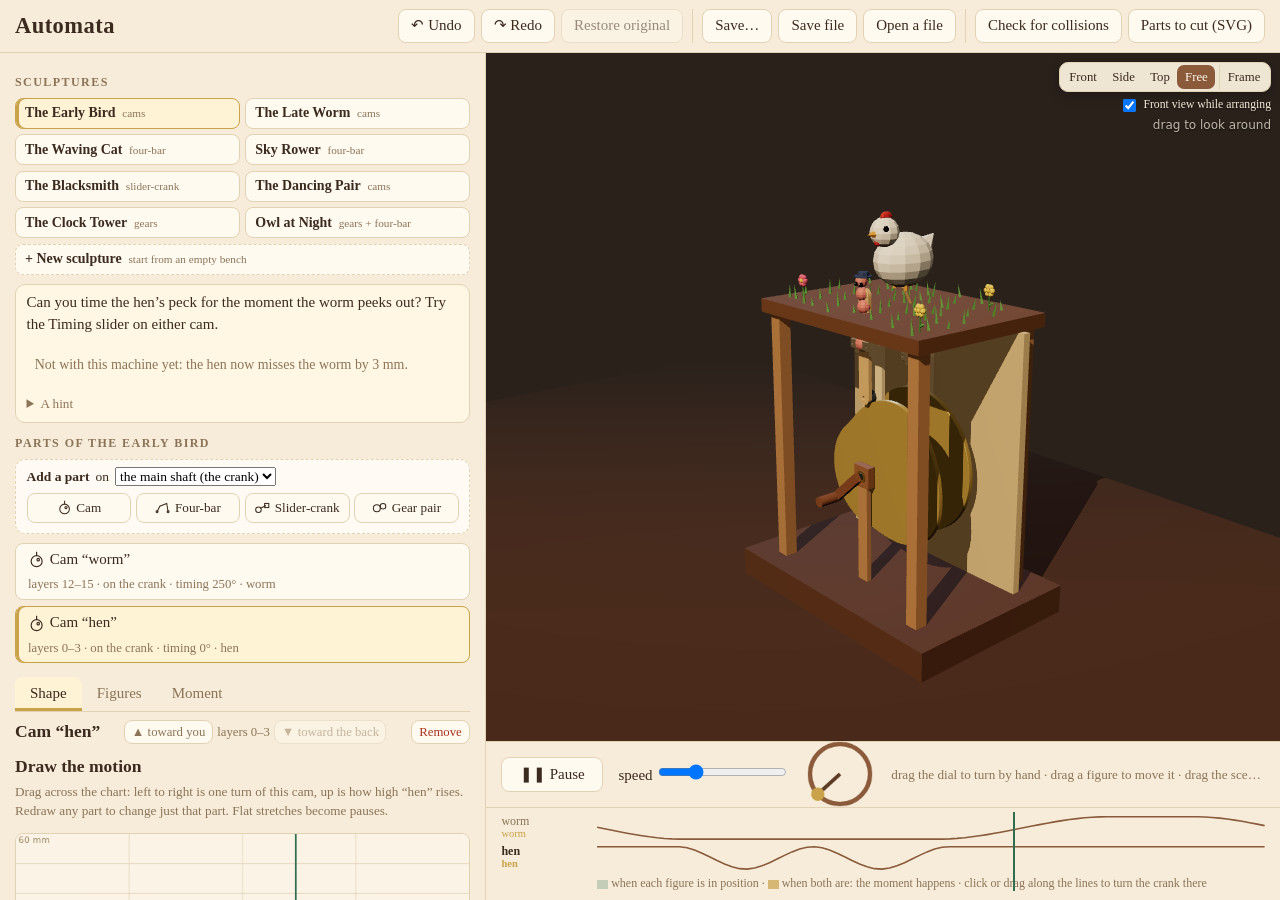
<file: automata/index.html>
<!doctype html>
<html lang="en">
<head>
 <meta charset="utf-8">
 <meta name="viewport" content="width=device-width, initial-scale=1">
 <title>Automata</title>
 <meta name="description" content="Draw a movement, and a real cam appears to make it. Build small moving sculptures.">
  <script type="module" crossorigin src="./assets/index-euegKV4Y.js"></script>
  <link rel="stylesheet" crossorigin href="./assets/index-Bmx7sU2q.css">
</head>
<body>
 <header>
  <h1>Automata <small>draw the movement, discover the machine</small></h1>
  <nav><button id="undo" title="Undo (Ctrl+Z)">↶ Undo</button><button id="redo" title="Redo (Ctrl+Shift+Z)">↷ Redo</button><button id="reset">Restore original</button>
   <span class="sep"></span><button id="save" title="Keep this sculpture in your gallery (this browser)">Save…</button><button id="savefile" title="Download the sculpture as a file you can share">Save file</button><label class="button" title="Open a sculpture file (.json, up to 256 KiB)">Open a file<input id="open-file" type="file" accept=".json,application/json" hidden></label>
   <span class="sep"></span><button id="scan">Check for collisions</button><button id="export">Parts to cut (SVG)</button></nav>
 </header>
 <main>
  <aside>
   <section><h2>Sculptures</h2><div id="scenes"></div><div id="mine"></div></section>
   <section id="goal"></section>
   <section><h2>Parts of <span id="title"></span></h2><div id="palette"></div><div id="modules"></div></section>
   <nav id="tabs" role="tablist"><button data-tab="part" role="tab">Shape</button><button data-tab="figures" role="tab">Figures</button><button data-tab="moment" role="tab">Moment</button></nav>
   <section id="module-editor"></section>
   <section id="issues" aria-live="polite"></section>
   <p class="honest">Ideal rigid parts: no friction, springs or weight. Cams assume the follower is held against them (a real one needs gravity or a rubber band). Shafts, pins and the crank handle are extra hardware. Collision checks sample the turn; they are evidence, not a guarantee. Nothing here has been built from real wood yet.</p>
  </aside>
  <section id="workshop">
   <div id="stage"><div id="moment" role="status"></div>
    <div id="views" role="toolbar" aria-label="Camera views"><div class="vbtns"><button data-view="front" title="Look straight at the front, locked (drag pans, the wheel zooms): best for arranging left–right and up–down">Front</button><button data-view="side" title="Look from the side, locked: depth runs left (toward the back) to right (toward you)">Side</button><button data-view="top" title="Look down from above, locked: toward you is at the bottom">Top</button><button data-view="free" title="Orbit freely: drag to look around">Free</button><button id="frame" data-frameall="1" title="Frame the whole machine">Frame</button></div>
     <label class="arrange" title="Picking a figure to arrange swings to the Front view; your view comes back when you’re done"><input type="checkbox" id="arrange-front"> Front view while arranging</label><span id="view-note"></span></div>
    <div id="frame-hint" hidden>Part of your machine is out of view. <button data-frameall="1" class="primary">Frame everything</button><button class="x" data-hintx="1" aria-label="Keep my view" title="Keep my view">×</button></div><div id="bench-hint" hidden><b>An empty bench.</b> Just the crank and its shaft. Add a part on the left, and it will appear here, turning.</div><div id="stale" hidden>Showing the last machine that worked. Your latest change can’t be built yet (see the left panel).</div><div id="scan-result" role="status"></div><div id="toast" role="status"></div></div>
   <div id="controls"><button id="play">❚❚ Pause</button><label>speed <input id="speed" type="range" min="0.05" max="1.2" step="0.05" value="0.35"></label><canvas id="crank" width="96" height="96" title="Drag round to turn the crank by hand"></canvas><span class="hint">drag the dial to turn by hand · drag a figure to move it · drag the scene to look around</span></div>
   <div id="timeline"></div>
  </section>
  <button id="sheet-toggle" type="button" aria-expanded="false" title="Give the panel more room, or the machine">▲ More room for the panel</button>
 </main>
 <dialog id="save-dialog"><form id="save-form"><h3>Save to your sculptures</h3><label>Name <input id="save-name" maxlength="60" required autocomplete="off"></label><p id="save-why" class="warnline"></p><p class="hint">Kept in this browser. To share it, use “Save file”.</p><div class="fixes"><button type="submit" class="primary">Save</button><button type="button" id="save-cancel">Cancel</button></div></form></dialog>
</body>
</html>
</file>
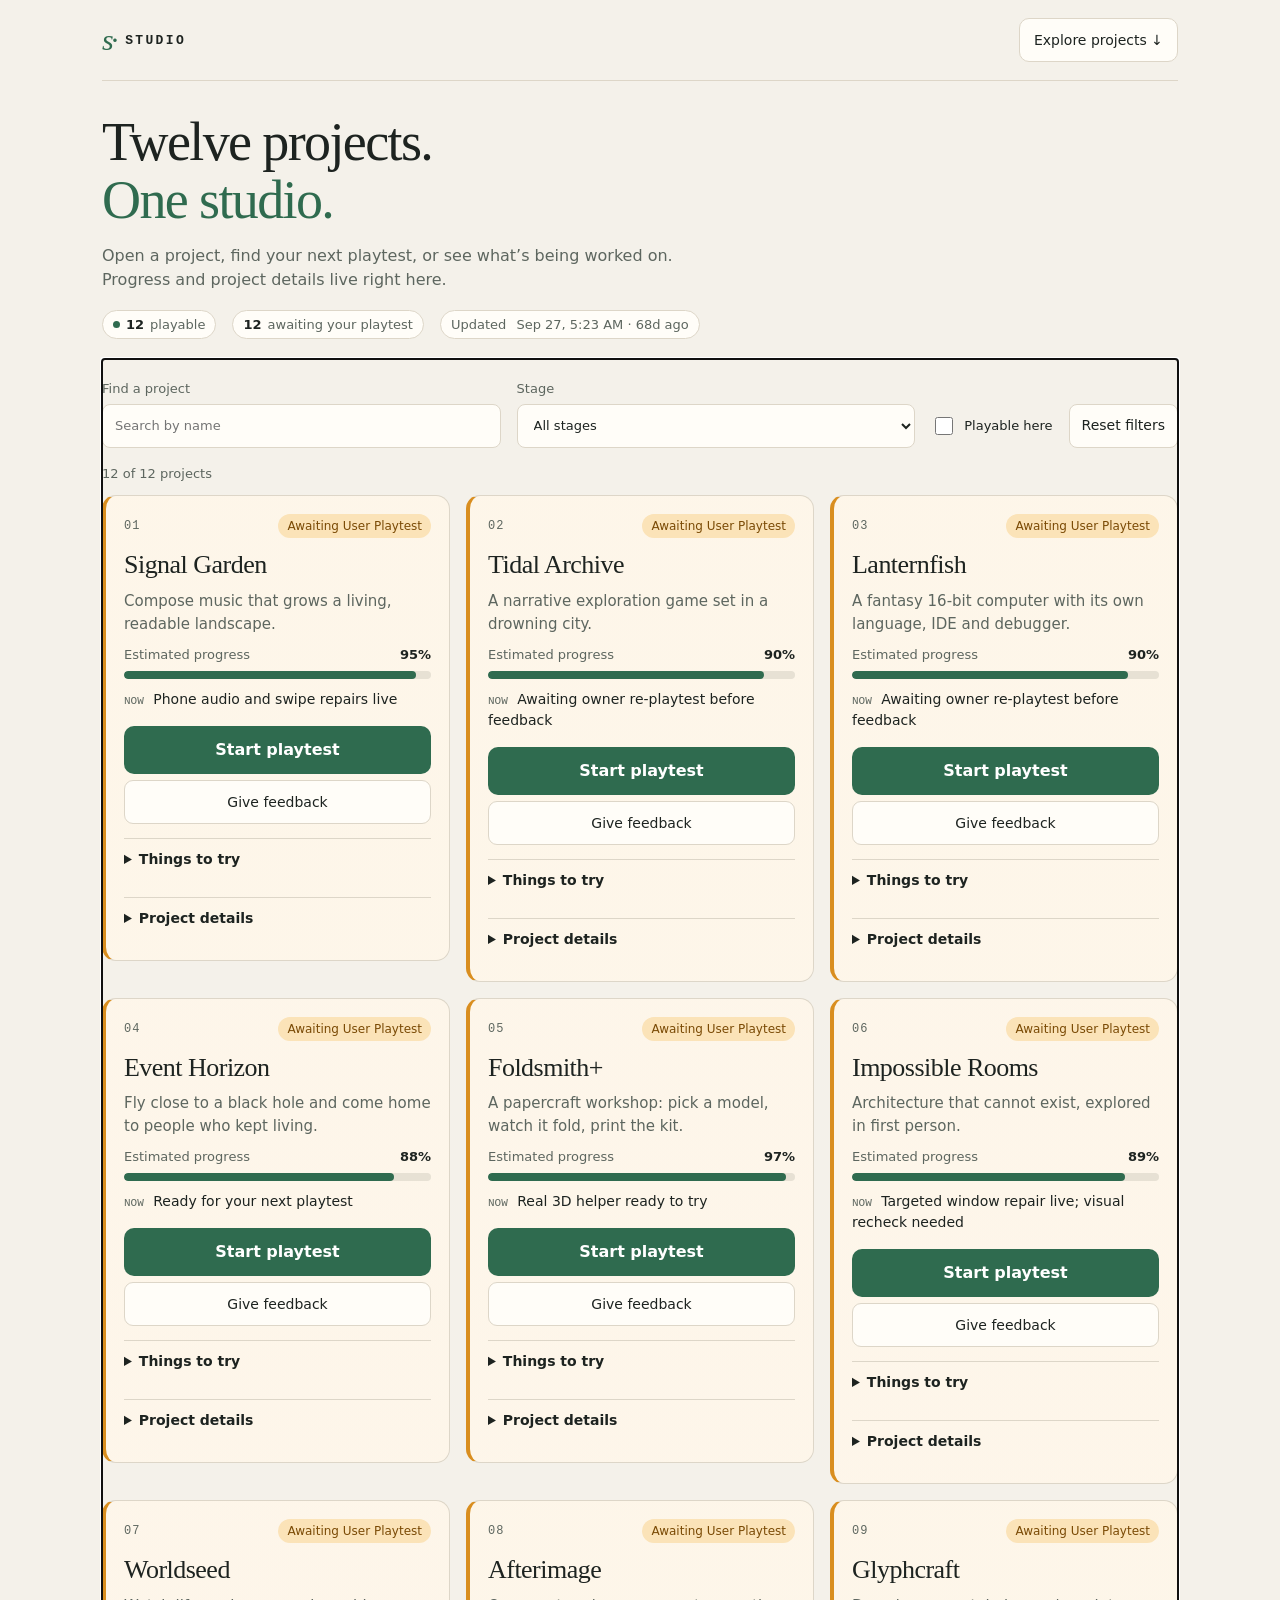
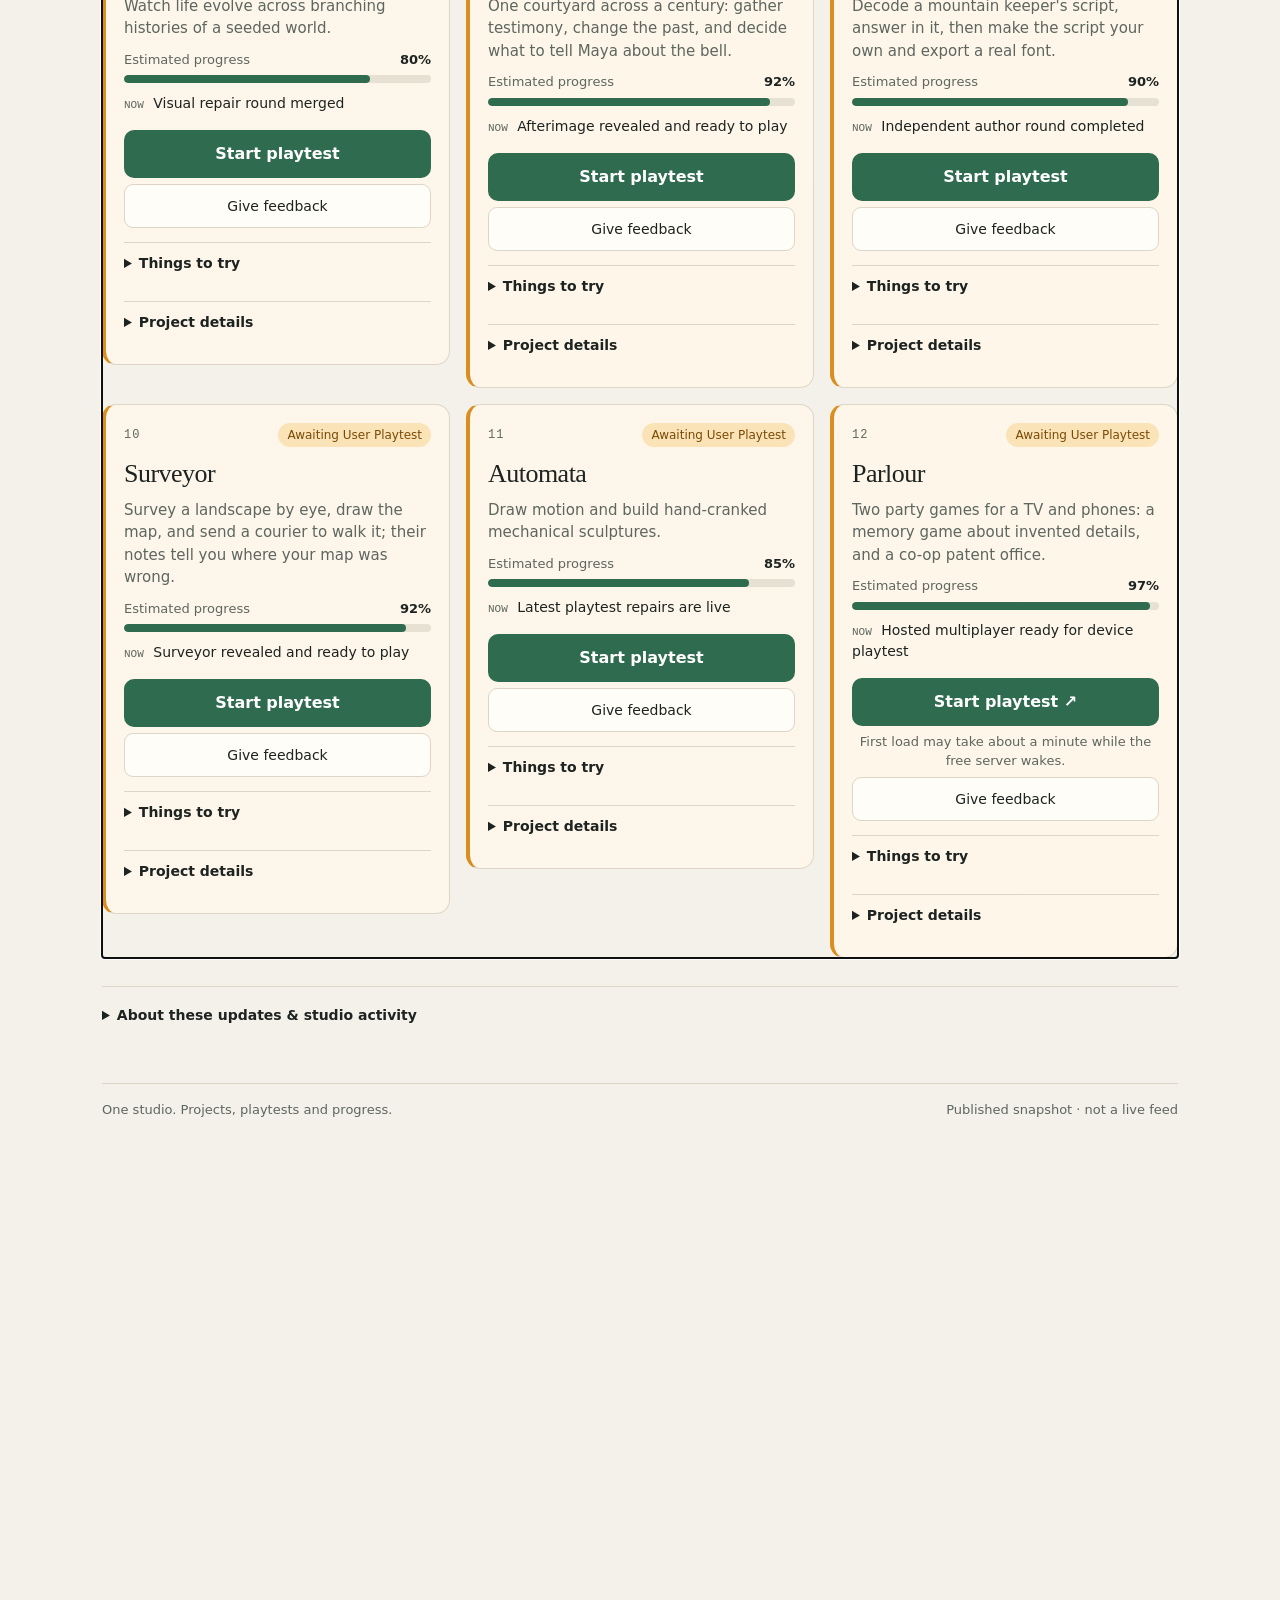
<file: dashboard/index.html>
<!doctype html><html lang="en"><head><meta charset="utf-8">
<meta name="viewport" content="width=device-width, initial-scale=1">
<meta http-equiv="refresh" content="0; url=../#projects"><link rel="canonical" href="../">
<title>Studio — moved</title></head><body><h1>The dashboard is now part of Studio.</h1>
<p><a href="../#projects">Open Studio for projects, playtests and progress.</a></p></body></html>
</file>
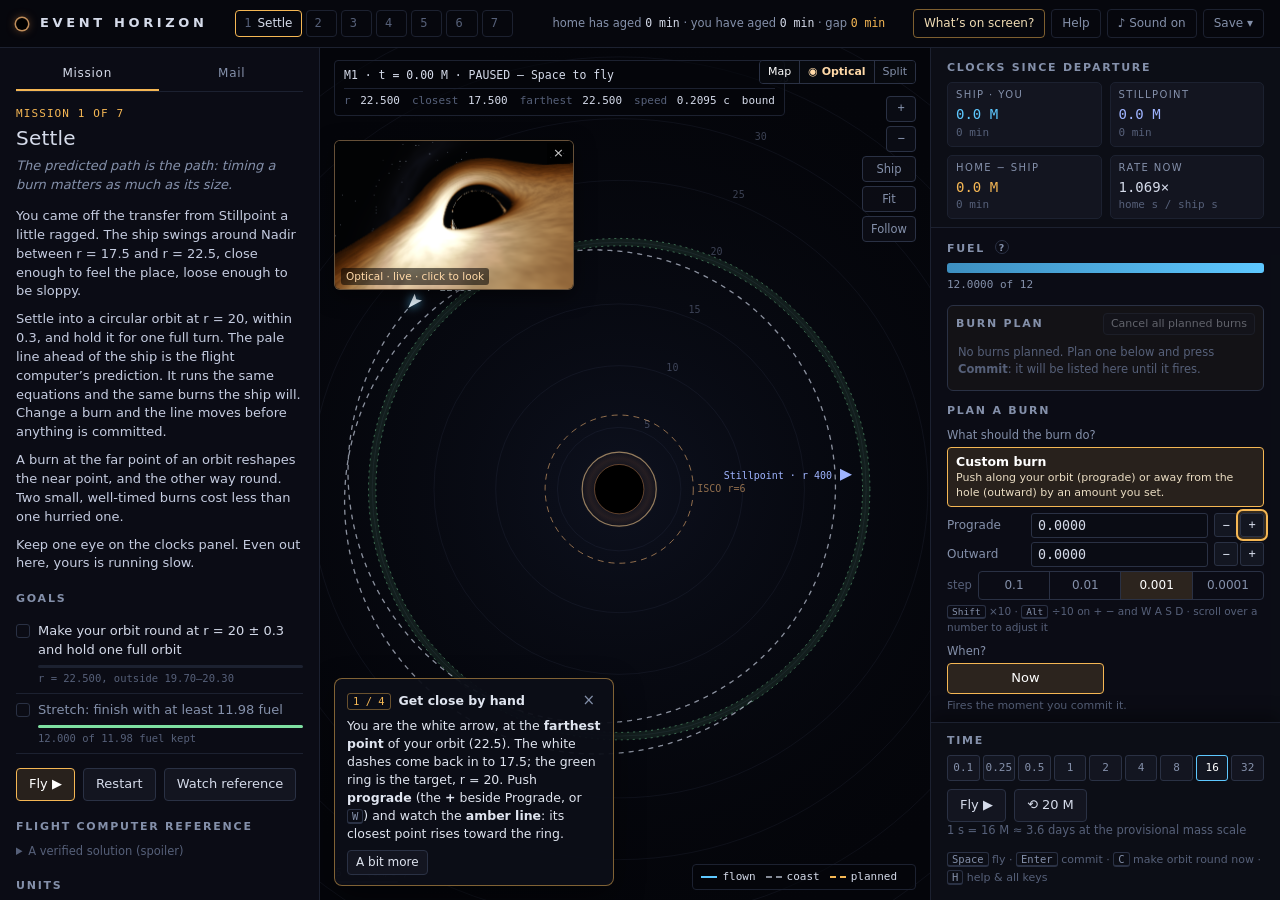
<file: event-horizon/index.html>
<!doctype html>
<html lang="en">
<head>
  <meta charset="utf-8" />
  <meta name="viewport" content="width=device-width, initial-scale=1" />
  <title>Event Horizon</title>
  <script type="module" crossorigin src="./assets/index-BJWuLNhD.js"></script>
  <link rel="stylesheet" crossorigin href="./assets/index-C-KMXbXH.css">
</head>
<body>
  <div id="app">
    <header class="topbar">
      <div class="brand"><span class="mark"></span><span class="name">EVENT HORIZON</span><span class="sub">Schwarzschild exterior · G = c = M = 1</span></div>
      <nav id="mission-tabs" class="tabs" aria-label="Missions"></nav>
      <div id="campaign-clock" class="campaign-clock" title="Across every completed flight plus this one: how much Stillpoint has lived, and how much you have."></div>
      <div class="tools">
        <button class="tool guide-btn" data-act="guide" title="Label every panel on screen (?)">What’s on screen?</button>
        <button class="tool" data-act="help" title="How to read this screen, and all keys (H)">Help</button>
        <button class="tool" data-act="sound" title="Sound on/off (M)"></button>
        <div class="menu">
          <button class="tool" data-act="save-menu" title="Save, export or import">Save ▾</button>
          <div class="menu-list" hidden>
            <button data-act="save">Save now</button>
            <button data-act="export">Export save (.json)</button>
            <button data-act="import">Import save…</button>
            <button data-act="all-controls-menu">Show every control / guided reveal</button>
            <button data-act="new-campaign">New expedition (clear progress)</button>
            <input type="file" id="import-file" accept="application/json,.json" hidden />
          </div>
        </div>
      </div>
    </header>
    <aside id="left-panel" class="panel left">
      <div class="ltabs"><button data-tab="mission">Mission</button><button data-tab="mail">Mail <span class="badge" data-unread></span></button><button data-tab="ledger" data-feature="signals">Signals</button></div>
      <div id="mission-panel" data-pane="mission"></div>
      <div id="mail-panel" data-pane="mail" hidden></div>
      <div id="ledger-panel" data-pane="ledger" hidden></div>
    </aside>
    <main class="stage">
      <div class="views mode-map" id="views">
        <div class="map-wrap">
          <canvas id="map" aria-label="Trajectory map"></canvas>
          <div id="hud" class="hud"></div>
          <div id="legend" class="map-legend"></div>
          <div id="pip" class="pip" hidden title="What a camera on the ship sees right now. Click to open the optical view (V)."><canvas id="pip-canvas" aria-label="Optical view inset"></canvas><span class="pip-label">Optical · live · click to look</span><button class="pip-x" data-act="pip-hide" title="Hide the inset">×</button></div>
          <div class="zoom" aria-label="Map camera">
            <button data-cam="in" title="Zoom in (+). Or scroll / pinch on the map: it zooms where the cursor is.">+</button>
            <button data-cam="out" title="Zoom out (−)">−</button>
            <button data-cam="ship" class="wide" title="Centre the map on the ship (Z)">Ship</button>
            <button data-cam="fit" class="wide" title="Fit the whole trajectory, and keep fitting it (0)">Fit</button>
            <button data-cam="follow" class="wide" title="Keep the ship in the centre while it flies (F)">Follow</button>
          </div>
        </div>
        <div class="optical-wrap">
          <canvas id="optical" aria-label="Optical view from the ship"></canvas>
          <div class="imager" data-imager hidden title="The picture is the true ray-traced view. The resolution score is the imager’s declared instrument rule, not a change to the image."></div>
          <div class="optical-ui">
            <div class="seg small" data-seg="look"><button data-look="inward">Inward</button><button data-look="ahead">Ahead</button><button data-look="outward">Outward</button><button data-look="behind">Behind</button><button data-act="look-reset" title="Reset the view to look inward (double-click the view)">⟲ reset</button></div>
            <div class="seg small" data-seg="quality" title="Ray count only; the physics per ray is unchanged"><button data-quality="low">low</button><button data-quality="medium">med</button><button data-quality="high">high</button></div>
            <div class="seg small" data-seg="exposure" title="Exposure is an artistic tone-mapping choice"><button data-exposure="0.05">dim</button><button data-exposure="0.3">mid</button><button data-exposure="1.4">bright</button></div>
            <span class="muted" data-optical-status></span>
            <details class="seeing"><summary>What you’re seeing</summary><div data-seeing></div></details>
          </div>
        </div>
      </div>
      <div class="viewswitch seg small" data-seg="view"><button data-view="map">Map</button><button data-view="optical" title="See the black hole from the ship: ray-traced in the same spacetime (V)">◉ Optical</button><button data-view="split">Split</button></div>
      <div id="cta" class="cta" hidden></div>
      <div id="mailpill" class="mailpill" hidden></div>
      <div id="confirm" class="debrief confirm" hidden></div>
      <div id="coach" class="coach" hidden></div>
      <div id="toasts" class="toasts"></div>
      <div id="debrief" class="debrief" hidden></div>
      <div id="help" class="debrief help" hidden></div>
      <div class="strip-wrap"><canvas id="strip" aria-label="Radius over time"></canvas></div>
    </main>
    <aside id="flight-panel" class="panel right"></aside>
    <nav id="phone-nav" aria-label="Screens"><button data-ph="mission">Mission <span class="badge" data-ph-unread></span></button><button data-ph="view">View</button><button data-ph="flight">Flight</button><button class="ph-fly" data-act="toggle">Fly ▶</button></nav>
  </div>
  <div id="phone-note" class="phone-note" role="note" hidden><span>Best played on a larger screen; landscape recommended.</span><button type="button">Got it</button></div>
  <div id="callout" class="callout" role="dialog" aria-live="polite" hidden></div>
  <div id="guide" class="guide" hidden></div>
</body>
</html>
</file>
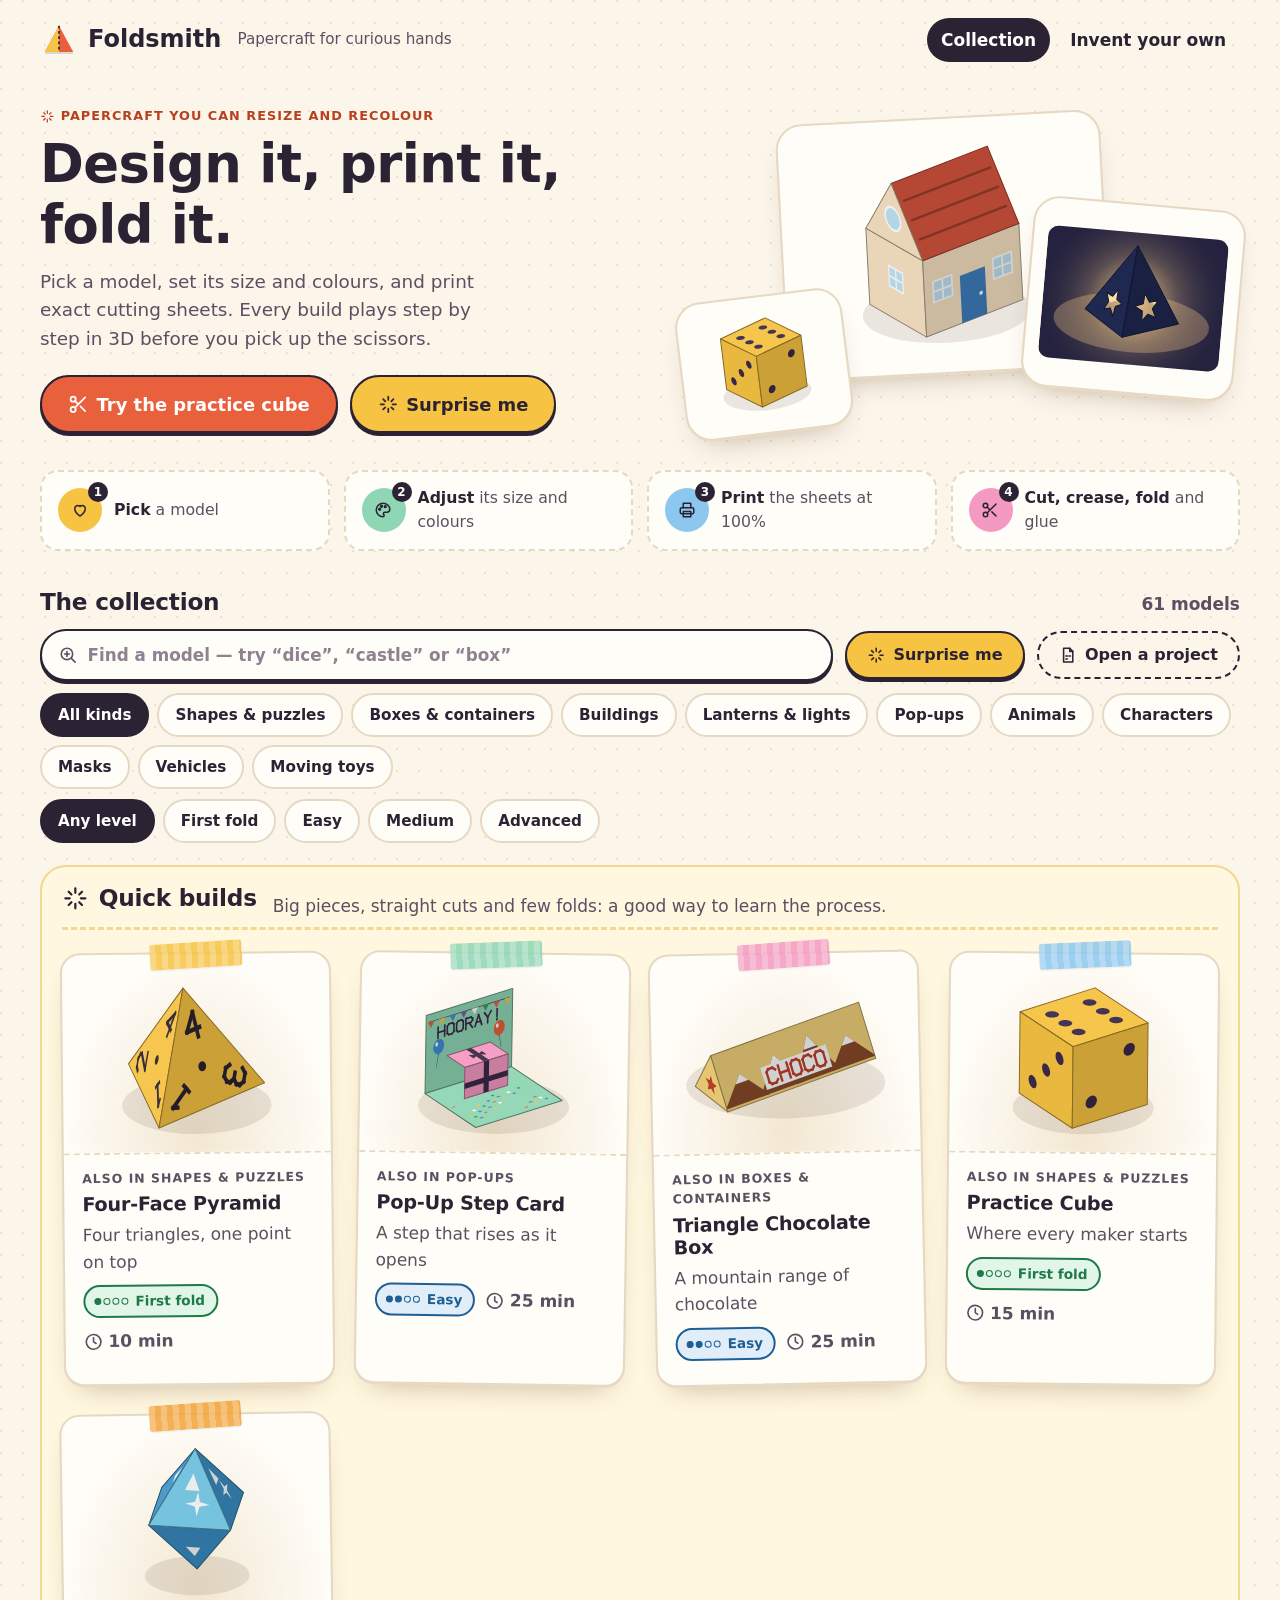
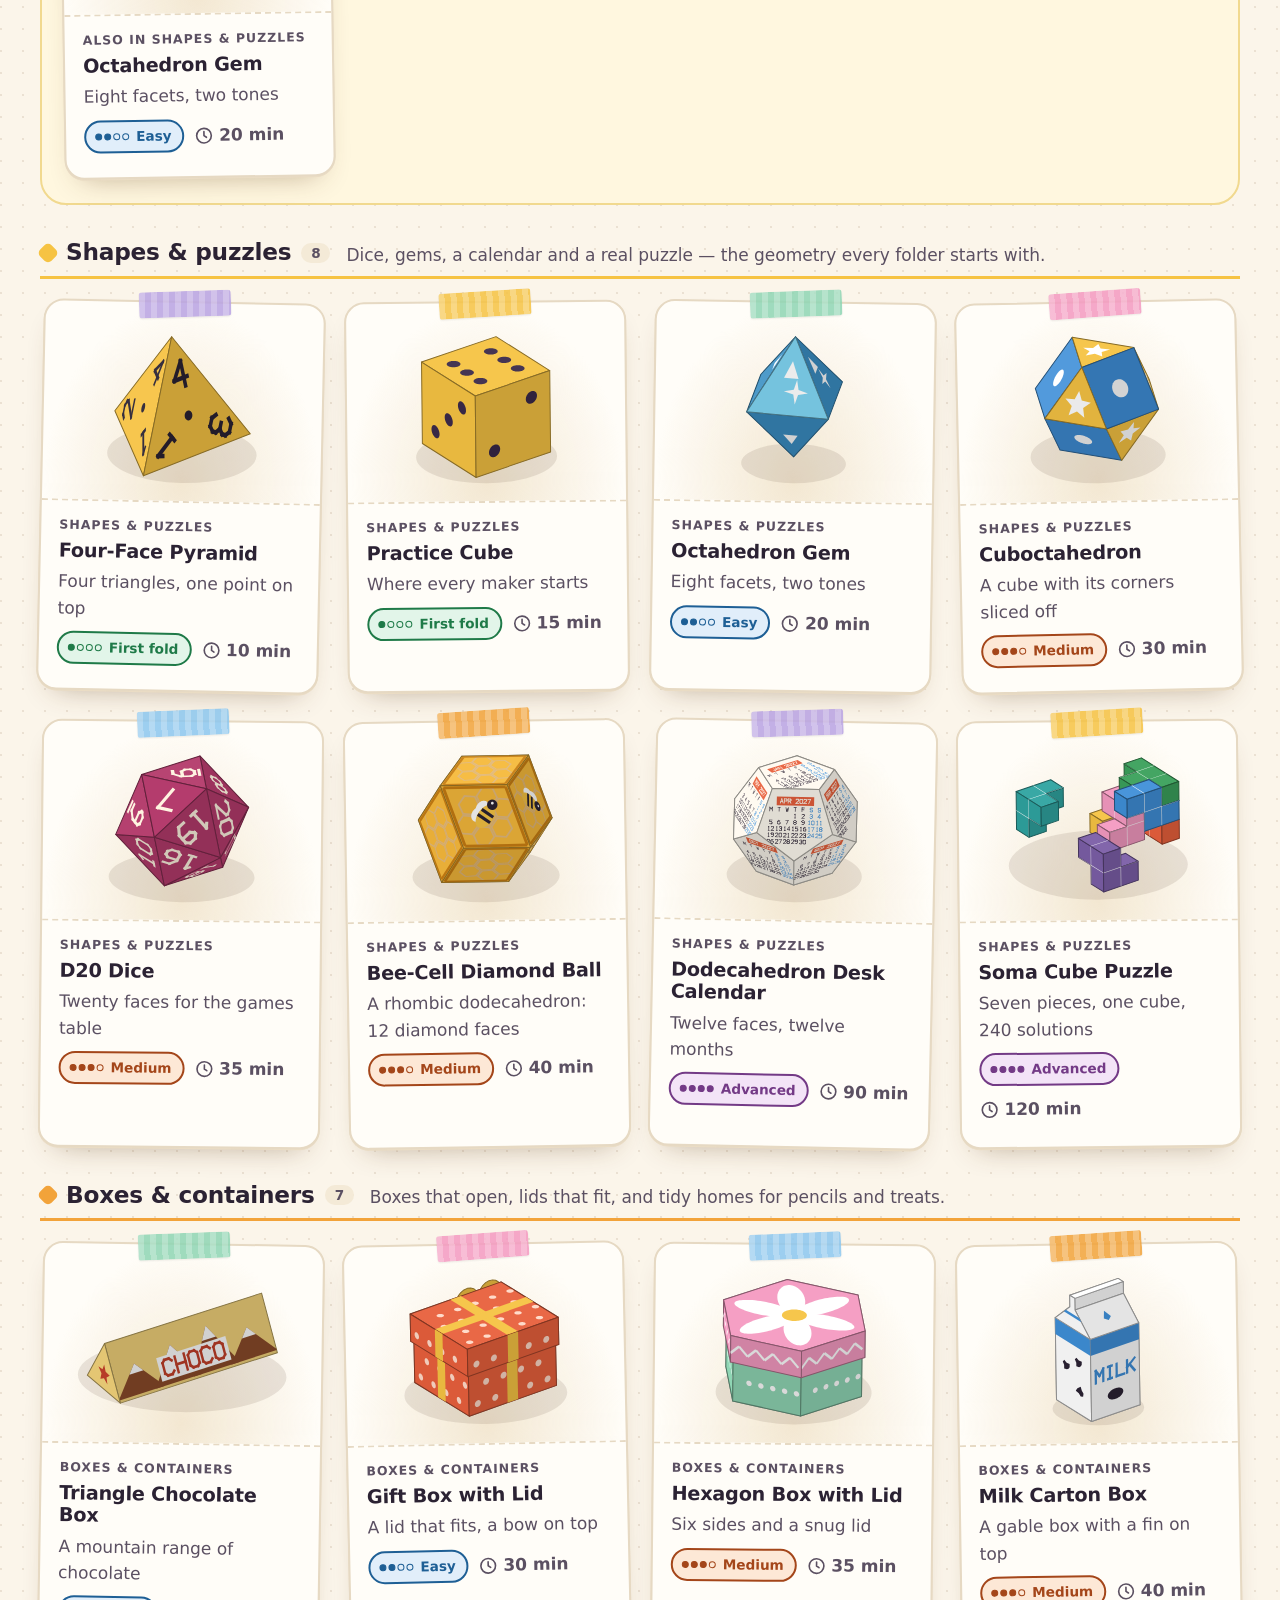
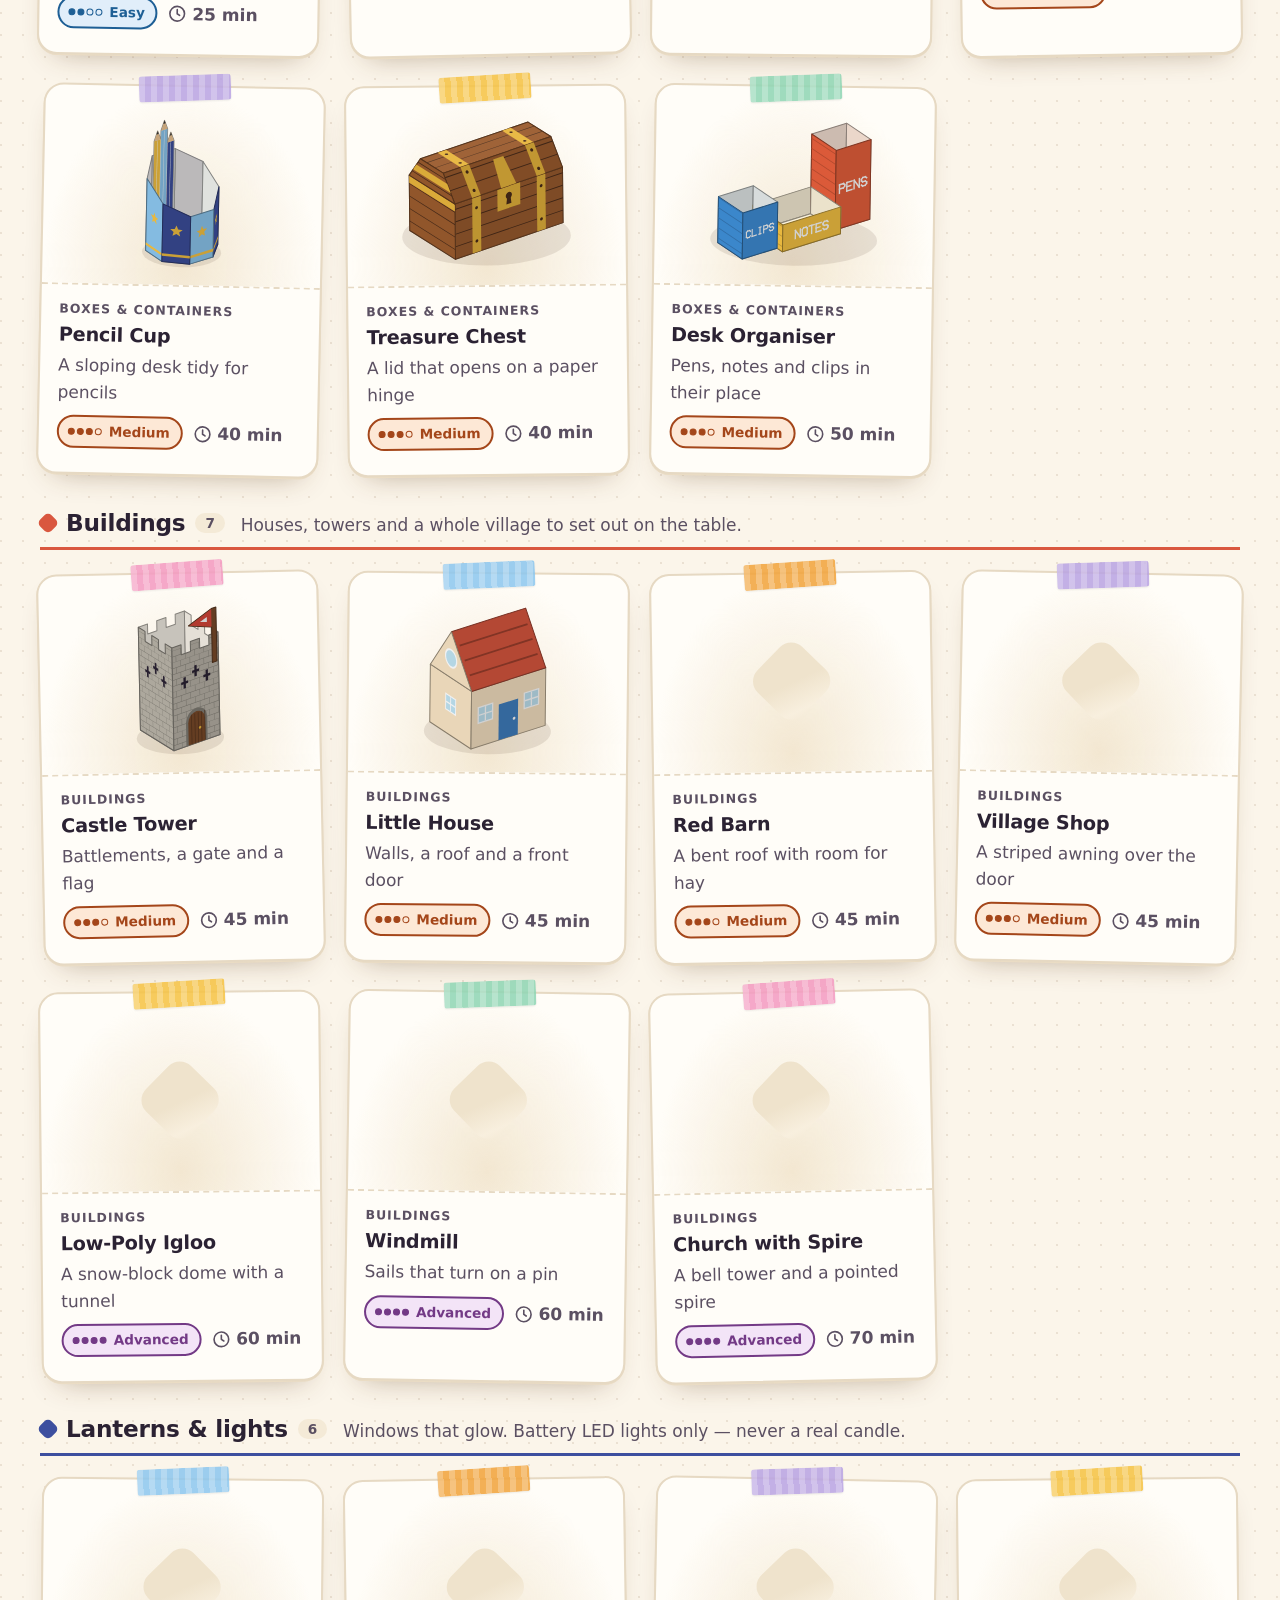
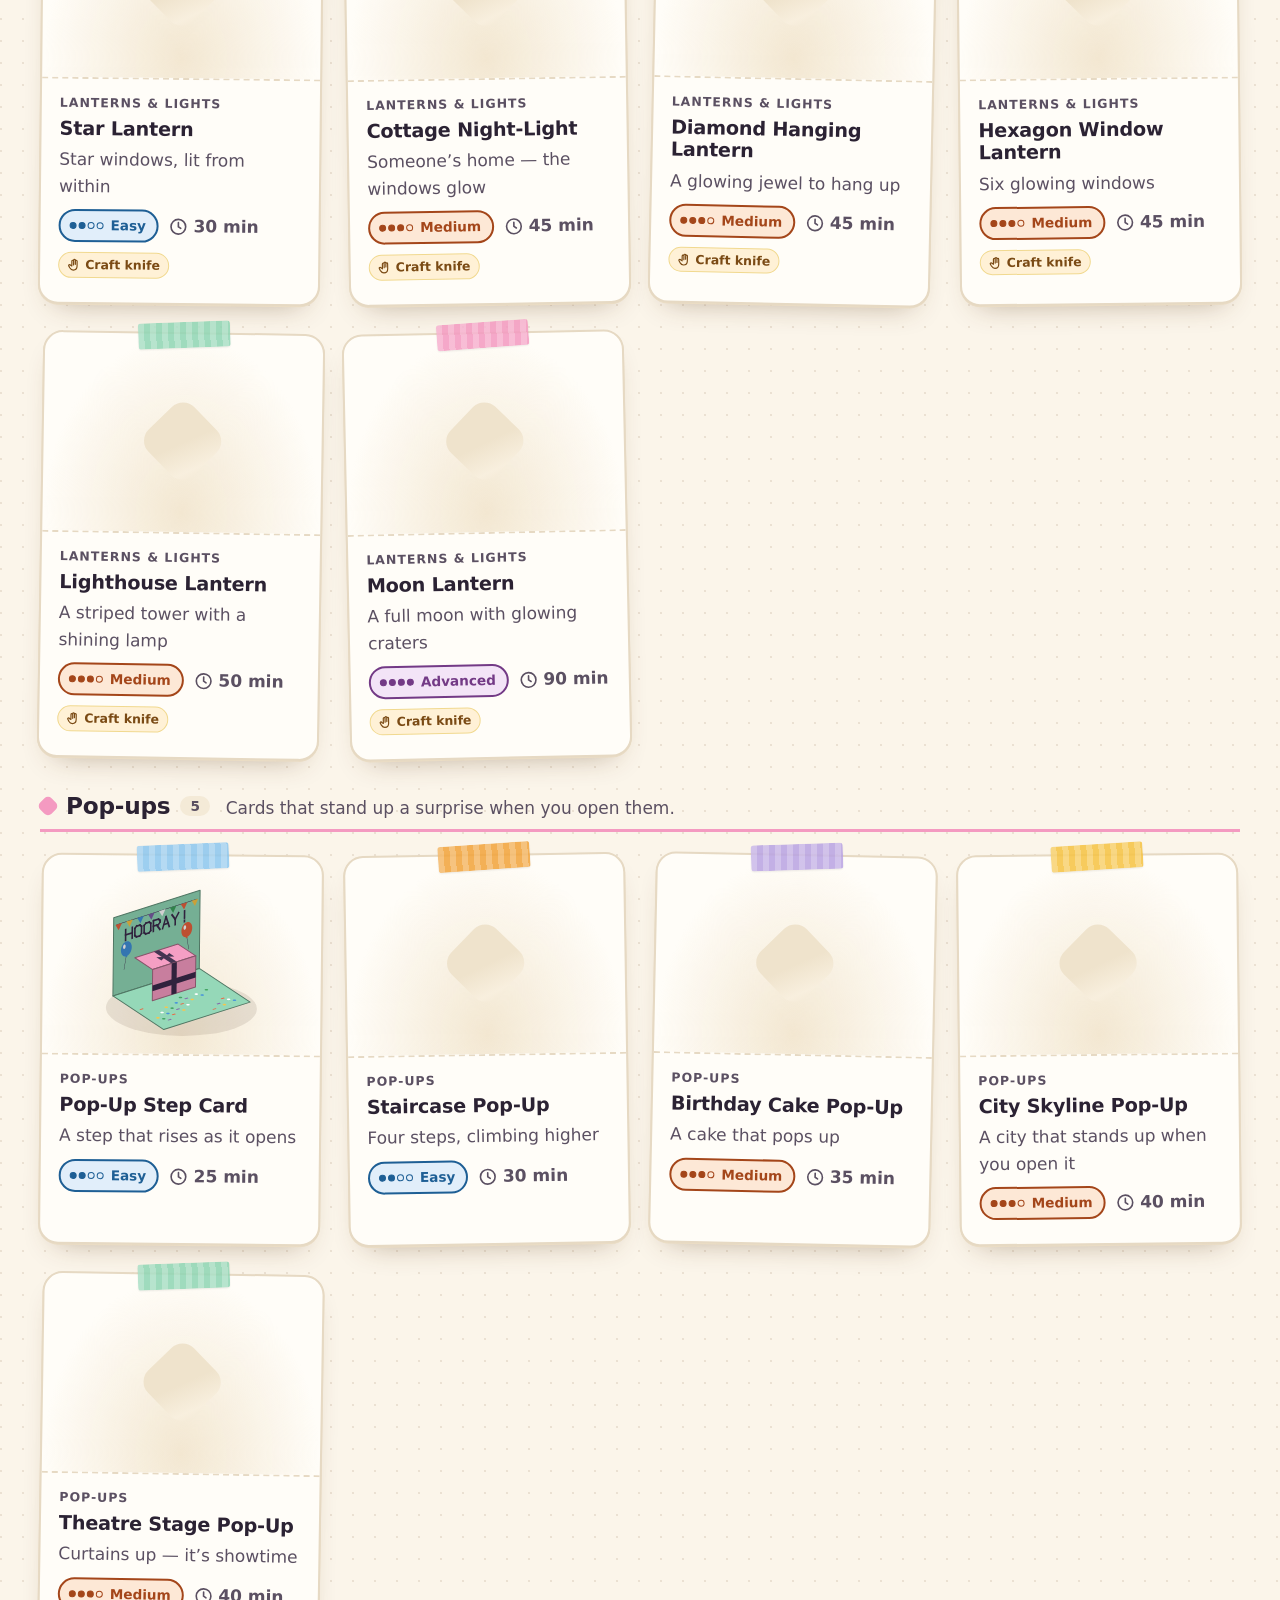
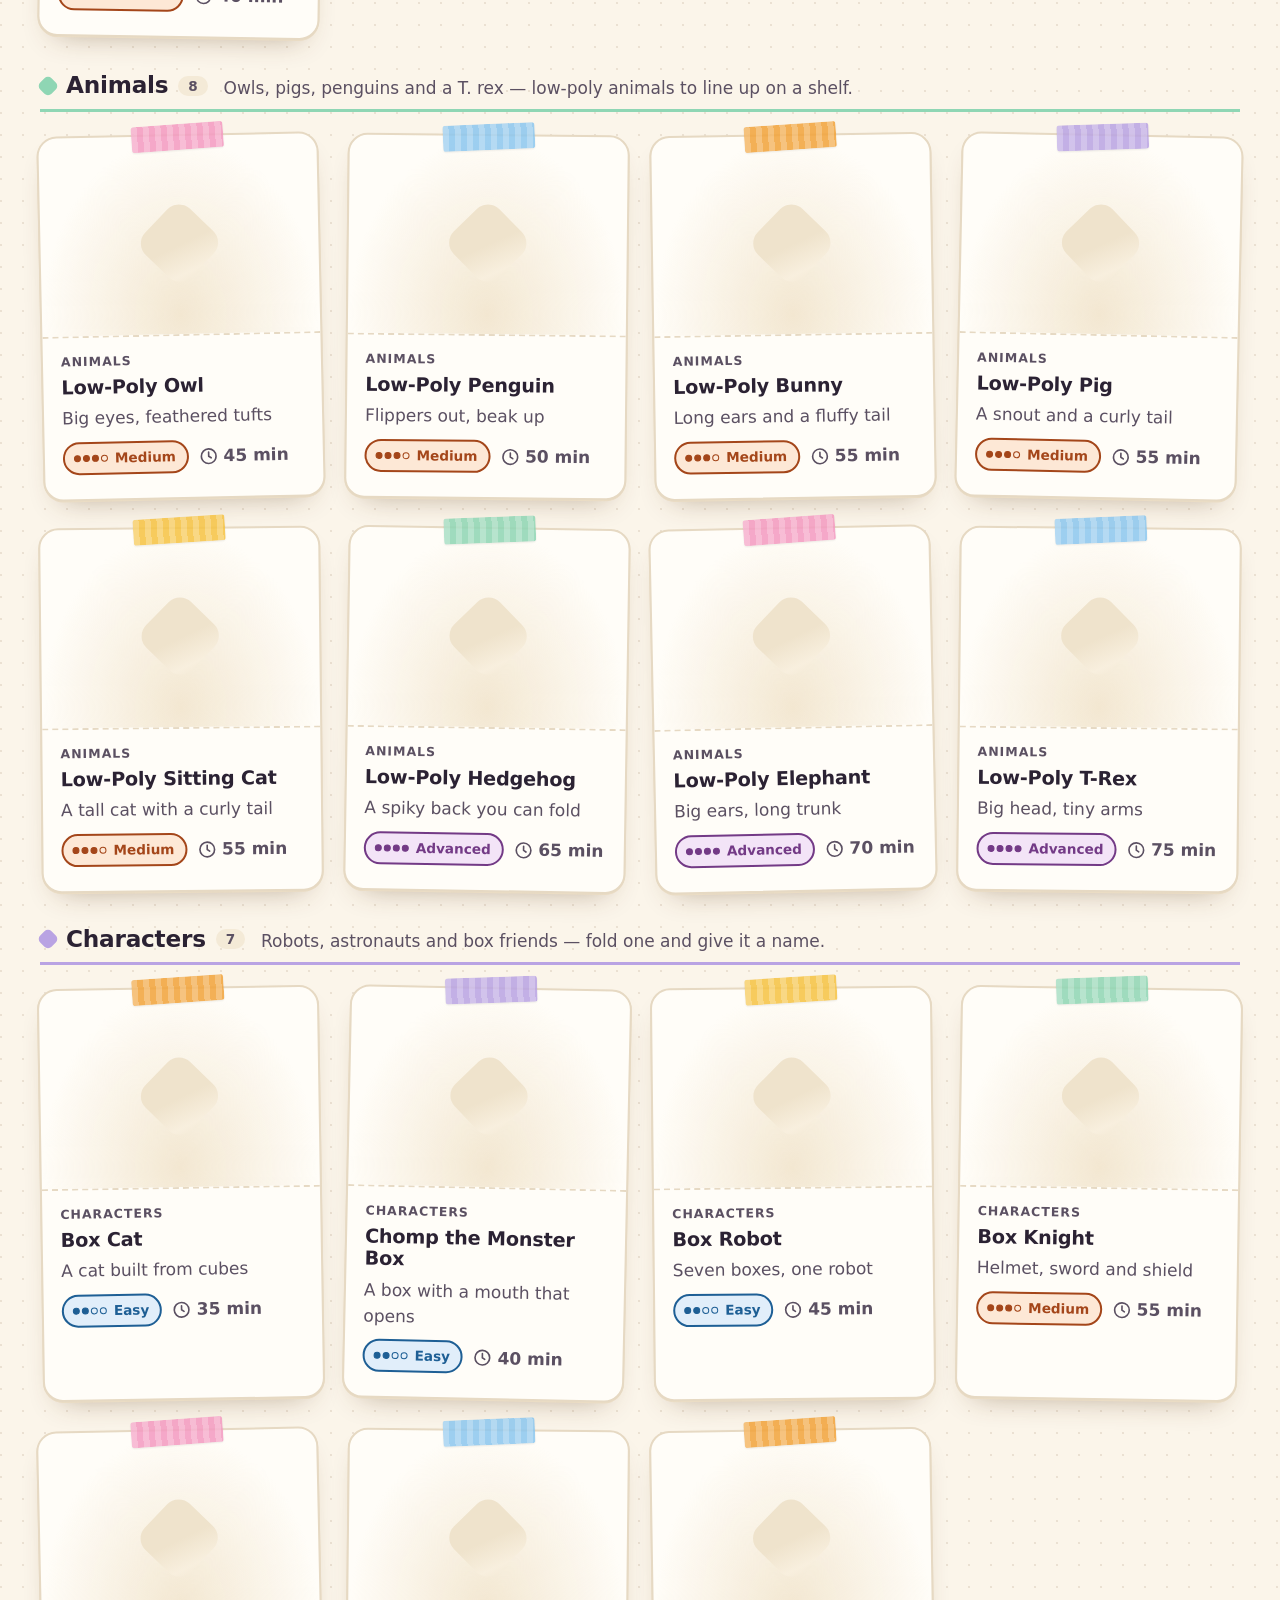
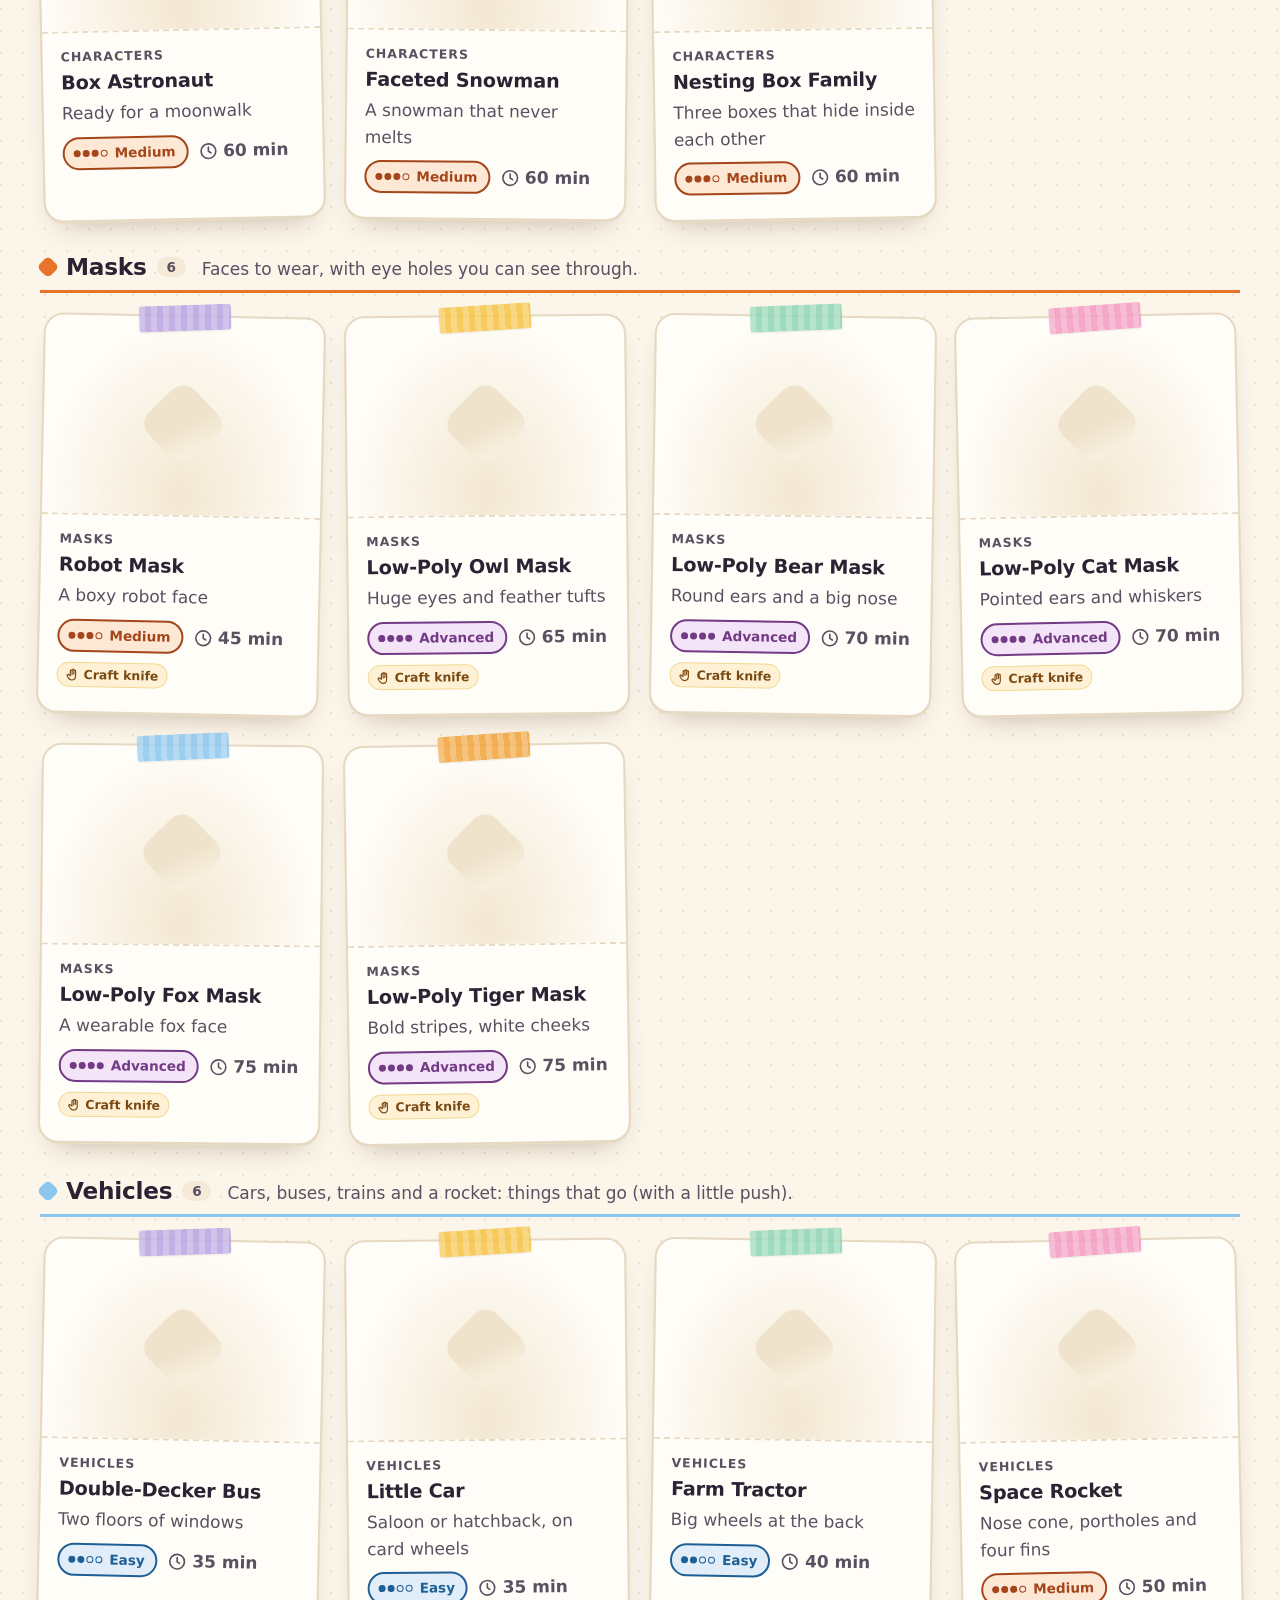
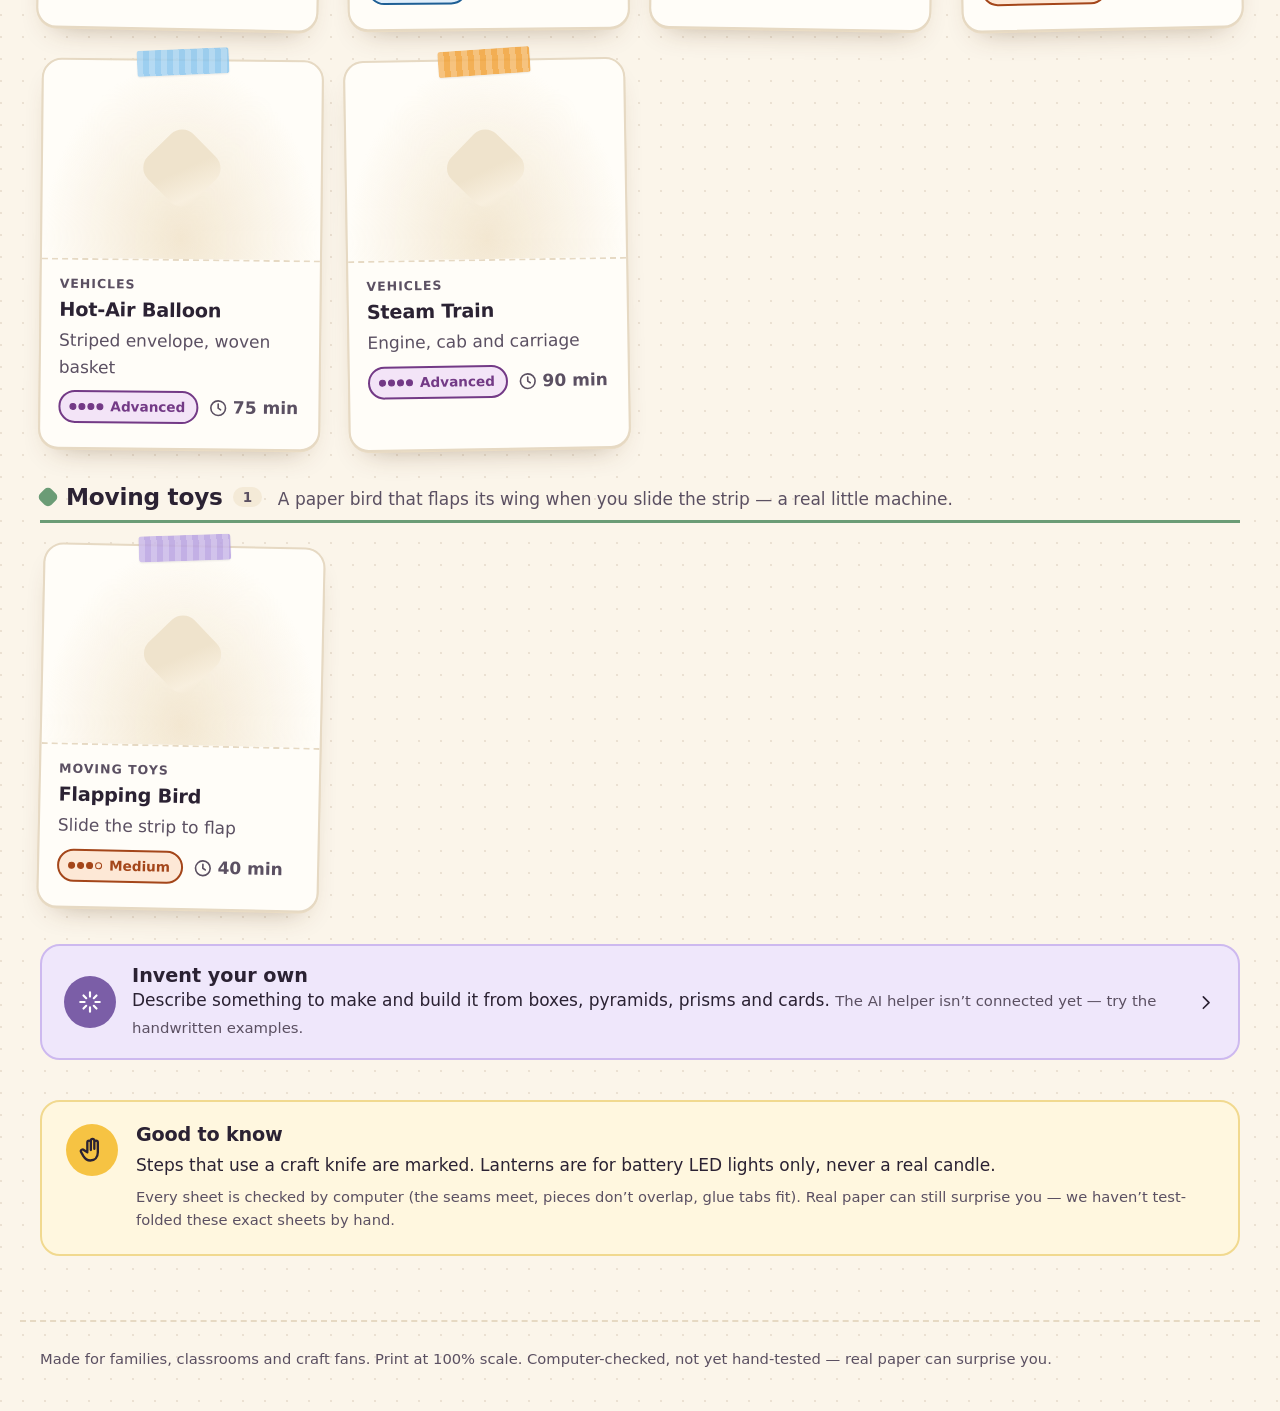
<file: foldsmith/index.html>
<!doctype html>
<html lang="en">
  <head>
    <meta charset="utf-8" />
    <meta name="viewport" content="width=device-width, initial-scale=1" />
    <meta name="description" content="Foldsmith: pick a papercraft model, make it yours, watch it fold up in 3D, then print, cut, fold and glue." />
    <meta name="theme-color" content="#fbf5ea" />
    <title>Foldsmith · Papercraft for curious hands</title>
    <link rel="icon" href="data:image/svg+xml,%3Csvg xmlns='http://www.w3.org/2000/svg' viewBox='0 0 32 32'%3E%3Cpath d='M4 26 16 4l12 22z' fill='%23e8603c'/%3E%3Cpath d='M16 4v22L4 26z' fill='%23f6c343'/%3E%3C/svg%3E" />
    <script type="module" crossorigin src="./assets/index-DfLNVFUn.js"></script>
    <link rel="stylesheet" crossorigin href="./assets/index-CxnnfFWY.css">
  </head>
  <body>
    <a class="skip-link" href="#main">Skip to content</a>
    <header class="site-header">
      <a class="brand" href="#/" aria-label="Foldsmith home">
        <svg class="brand-mark" viewBox="0 0 32 32" aria-hidden="true"><path d="M4 26 16 4l12 22z" fill="#e8603c"/><path d="M16 4v22L4 26z" fill="#f6c343"/><path d="M16 4v22" stroke="#2b2233" stroke-width="1.4" stroke-dasharray="2.4 2"/></svg>
        <span>Foldsmith</span>
      </a>
      <p class="brand-tag">Papercraft for curious hands</p>
      <nav class="site-nav" aria-label="Main">
        <a href="#/">Collection</a>
        <a href="#/design">Invent your own</a>
      </nav>
    </header>
    <div id="app"></div>
    <footer class="site-footer">
      <p>Made for families, classrooms and craft fans. Print at 100% scale. Computer-checked, not yet hand-tested — real paper can surprise you.</p>
    </footer>
  </body>
</html>
</file>
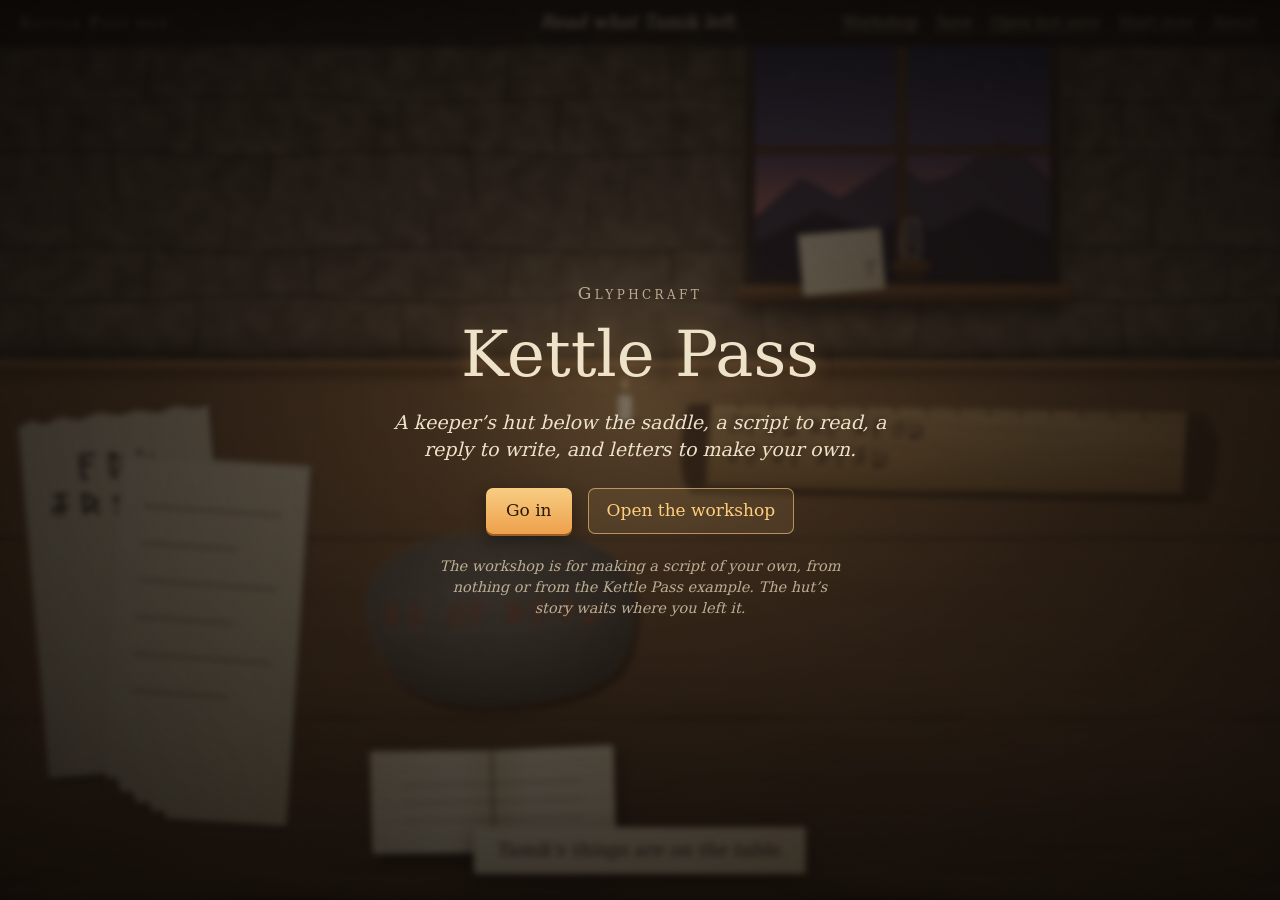
<file: glyphcraft/index.html>
<!doctype html>
<html lang="en">
<head>
  <meta charset="utf-8">
  <meta name="viewport" content="width=device-width, initial-scale=1">
  <title>Kettle Pass</title>
  <meta name="description" content="A keeper's hut, a script to read, a reply to write, and one letter to make your own.">
  <script type="module" crossorigin src="./assets/index-WwY3vqce.js"></script>
  <link rel="stylesheet" crossorigin href="./assets/index-DOwfi-b7.css">
</head>
<body>
  <div id="app" aria-live="polite"></div>
  <svg width="0" height="0" style="position:absolute" aria-hidden="true" focusable="false">
    <defs>
      <!-- Finger-painted ochre: rough edges, uneven coverage. -->
      <filter id="paint" x="-5%" y="-10%" width="110%" height="120%">
        <feTurbulence type="fractalNoise" baseFrequency="0.035" numOctaves="3" seed="7" result="n"/>
        <feDisplacementMap in="SourceGraphic" in2="n" scale="4" xChannelSelector="R" yChannelSelector="G" result="d"/>
        <feTurbulence type="fractalNoise" baseFrequency="0.9" numOctaves="2" seed="3" result="speck"/>
        <feColorMatrix in="speck" type="matrix" values="0 0 0 0 0  0 0 0 0 0  0 0 0 0 0  0 0 0 -1.1 1.3" result="mask"/>
        <feComposite in="d" in2="mask" operator="in"/>
      </filter>
      <!-- Ink on paper: a slight bleed. -->
      <filter id="ink" x="-5%" y="-10%" width="110%" height="120%">
        <feTurbulence type="fractalNoise" baseFrequency="0.06" numOctaves="2" seed="5" result="n"/>
        <feDisplacementMap in="SourceGraphic" in2="n" scale="2.2" xChannelSelector="R" yChannelSelector="G"/>
      </filter>
      <!-- Knife in wood: ragged cut edges. -->
      <filter id="carve" x="-5%" y="-10%" width="110%" height="120%">
        <feTurbulence type="fractalNoise" baseFrequency="0.12" numOctaves="2" seed="12" result="n"/>
        <feDisplacementMap in="SourceGraphic" in2="n" scale="2.6" xChannelSelector="R" yChannelSelector="G"/>
      </filter>
    </defs>
  </svg>
</body>
</html>
</file>
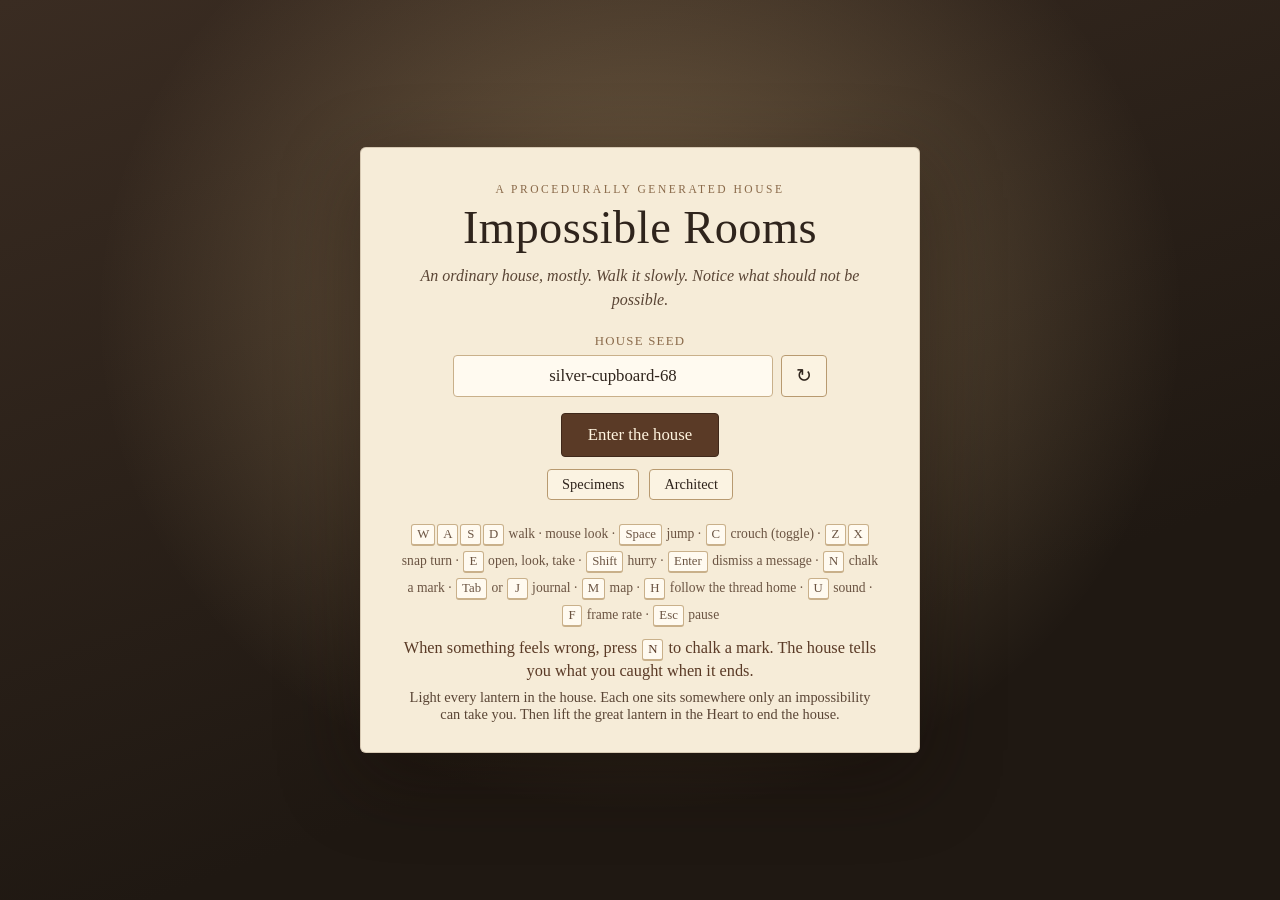
<file: impossible-rooms/index.html>
<!doctype html>
<html lang="en">
  <head>
    <meta charset="UTF-8" />
    <meta name="viewport" content="width=device-width, initial-scale=1, maximum-scale=1, user-scalable=no" />
    <meta name="theme-color" content="#2a211b" />
    <title>Impossible Rooms</title>
    <link rel="icon" href="data:image/svg+xml,%3Csvg xmlns='http://www.w3.org/2000/svg' viewBox='0 0 32 32'%3E%3Crect x='6' y='4' width='20' height='26' rx='2' fill='%23c9a24a'/%3E%3Crect x='10' y='8' width='12' height='22' fill='%23ffd27a'/%3E%3C/svg%3E" />
    <script type="module" crossorigin src="./assets/index-B2tLuQ_v.js"></script>
    <link rel="stylesheet" crossorigin href="./assets/index-iFqNLp2P.css">
  </head>
  <body>
    <canvas id="view" aria-label="Impossible Rooms first-person view"></canvas>
    <div id="vignette" class="hidden"></div>
    <div id="wallfade"></div>
    <div id="intro" class="hidden" role="dialog" aria-live="polite"><p>You let yourself in. The front door swings shut behind you, and the lock turns.</p><p class="intro-continue">Click, or press any key, to go in</p></div>

    <div id="title" class="screen">
      <div class="title-card">
        <p class="kicker">a procedurally generated house</p>
        <h1>Impossible Rooms</h1>
        <p class="tagline">An ordinary house, mostly. Walk it slowly. Notice what should not be possible.</p>
        <label class="seed-label" for="seed">House seed</label>
        <div class="seed-row">
          <input id="seed" type="text" spellcheck="false" autocomplete="off" maxlength="200" />
          <button id="reroll" type="button" title="Another house" aria-label="Random seed">&#x21bb;</button>
        </div>
        <button id="enter" type="button" class="primary">Enter the house</button>
        <div class="title-links">
          <button id="open-specimens" type="button">Specimens</button>
          <button id="open-architect" type="button">Architect</button>
        </div>
        <div id="architect" class="hidden">
          <p class="arch-note">Choose the impossibilities, and how many wings to spread them over. The seed text still decides everything else, and the house can be shared by its seed.</p>
          <div id="arch-blocks"></div>
          <label class="arch-wings">Wings <input id="arch-wings" type="range" min="3" max="6" step="1" value="4" /> <span id="arch-wings-n">4</span></label>
          <button id="arch-build" type="button" class="primary">Build this house</button>
        </div>
        <p class="controls-hint">
          <kbd>W</kbd><kbd>A</kbd><kbd>S</kbd><kbd>D</kbd> walk &middot; mouse look &middot; <kbd>Space</kbd> jump &middot; <kbd>C</kbd> crouch (toggle) &middot; <kbd>Z</kbd><kbd>X</kbd> snap turn &middot; <kbd>E</kbd> open, look, take &middot; <kbd>Shift</kbd> hurry &middot; <kbd>Enter</kbd> dismiss a message &middot;
          <kbd>N</kbd> chalk a mark &middot; <kbd>Tab</kbd> or <kbd>J</kbd> journal &middot; <kbd>M</kbd> map &middot; <kbd>H</kbd> follow the thread home &middot; <kbd>U</kbd> sound &middot; <kbd>F</kbd> frame rate &middot; <kbd>Esc</kbd> pause
        </p>
        <p class="notice-line">When something feels wrong, press <kbd>N</kbd> to chalk a mark. The house tells you what you caught when it ends.</p>
        <p class="goal">Light every lantern in the house. Each one sits somewhere only an impossibility can take you. Then lift the great lantern in the Heart to end the house.</p>
      </div>
    </div>

    <div id="loading" class="screen hidden"><p>Building the house&hellip;</p></div>

    <div id="hud" class="hidden">
      <div id="lanterns" aria-label="Lanterns lit"></div>
      <div id="where"></div>
      <div id="wing"></div>
    </div>
    <div id="crosshair" class="hidden"></div>
    <div id="hint" class="hidden"></div>
    <div id="prompt" class="hidden"></div>
    <div id="compass" class="hidden" aria-hidden="true"><div id="compass-needle"></div><span>home</span></div>
    <div id="flash"></div>
    <div id="doubt-ripple"></div>
    <div id="doubt-note" aria-live="polite"></div>
    <button id="doubt-btn" type="button" class="hidden" title="Chalk a mark where something feels wrong (N)">Chalk a mark <kbd>N</kbd> <span id="chalk-count" class="chalk-count">0</span></button>
    <div id="steer" aria-hidden="true"><span class="b">turn around</span></div>
    <div id="thought" aria-live="polite"></div>
    <div id="toasts" aria-live="polite"></div>
    <div id="fps" class="hidden"></div>
    <div id="fade"></div>

    <div id="relock" class="hidden" role="button" tabindex="0">Click to continue <span>(the keys still work)</span> <button id="relock-menu" type="button">Menu (Esc)</button></div>

    <div id="pause" class="screen hidden">
      <div class="pause-card">
        <h2>Paused</h2>
        <button id="resume" type="button" class="primary">Keep exploring</button>
        <div class="pause-row">
          <button id="open-journal" type="button">Journal (Tab, J)</button>
          <button id="open-map" type="button">Map (M)</button>
          <button id="go-home" type="button">Thread home (H)</button>
          <button id="new-house" type="button">New house</button>
          <button id="end-house-pause" type="button">End this house</button>
        </div>
        <div class="settings">
          <label>Field of view <input id="fov" type="range" min="55" max="100" step="1" /></label>
          <label>Mouse sensitivity <input id="sens" type="range" min="0.3" max="2.5" step="0.05" /></label>
          <label>Volume <input id="volume" type="range" min="0" max="1" step="0.05" /></label>
          <label class="check"><input id="invert" type="checkbox" /> Invert look</label>
          <label class="check"><input id="footsteps" type="checkbox" /> Footstep sounds</label>
          <label class="check"><input id="smooth" type="checkbox" /> Smooth mouse</label>
        </div>
        <p class="keys-line"><kbd>W</kbd><kbd>A</kbd><kbd>S</kbd><kbd>D</kbd> walk &middot; <kbd>Space</kbd> jump &middot; <kbd>C</kbd> crouch (toggle) &middot; <kbd>Z</kbd><kbd>X</kbd> snap turn &middot; <kbd>E</kbd> open, look, take &middot; <kbd>Enter</kbd> dismiss a message &middot; <kbd>N</kbd> chalk a mark &middot; <kbd>Tab</kbd>/<kbd>J</kbd> journal &middot; <kbd>M</kbd> map &middot; <kbd>H</kbd> thread home &middot; <kbd>T</kbd> thread &middot; <kbd>U</kbd> sound &middot; <kbd>F</kbd> frame rate</p>
        <p class="seed-now">Seed: <span id="seed-now"></span></p>
      </div>
    </div>

    <div id="specimens" class="screen hidden" role="dialog" aria-label="Specimens">
      <div class="spec-card">
        <h2>Specimens</h2>
        <p class="sub" id="spec-summary"></p>
        <div id="spec-grid"></div>
        <button id="close-specimens" type="button" class="primary">Close</button>
      </div>
    </div>

    <div id="journal" class="hidden" role="dialog" aria-label="Journal">
      <div class="book">
        <section class="page left">
          <h2>Notebook</h2>
          <p class="sub">What this house asks of you, and what you have marked.</p>
          <div id="guide"></div>
        </section>
        <section class="page right">
          <h2>The map that cannot be drawn</h2>
          <p class="sub">Drawn from where you have walked, as if space were ordinary. Your chalk marks are on it.</p>
          <canvas id="map"></canvas>
          <div class="journal-actions">
            <button id="thread" type="button">Follow the thread home</button>
            <button id="end-house-journal" type="button">End this house</button>
            <button id="close-journal" type="button" class="primary">Close (Tab, J)</button>
          </div>
        </section>
      </div>
    </div>

    <div id="ending" class="screen hidden" role="dialog" aria-label="The house, explained">
      <div class="end-card">
        <header>
          <p class="kicker" id="end-kicker">you lifted the great lantern</p>
          <h1 id="end-title">The house, explained</h1>
          <p class="end-summary" id="end-summary"></p>
        </header>
        <div class="end-body">
          <div class="end-map-wrap">
            <canvas id="end-map"></canvas>
            <p class="end-legend">Coloured: each impossibility&rsquo;s rooms, numbered. Chalk arrows: your marks, coloured by what they caught (grey: nothing).</p>
            <p id="end-stray" class="end-stray"></p>
          </div>
          <ol id="end-list"></ol>
        </div>
        <div class="end-actions">
          <button id="another" type="button" class="primary">Another house</button>
          <button id="stay" type="button">Stay a while longer</button>
          <button id="to-title" type="button">Title page</button>
        </div>
      </div>
    </div>

    <div id="touch" class="hidden">
      <div id="stick"><div id="nub"></div></div>
      <button id="touch-journal" type="button">J</button>
      <button id="touch-use" type="button" aria-label="Open or use (E)">E</button>
      <button id="touch-jump" type="button" aria-label="Jump">&#x2191;</button>
      <button id="touch-crouch" type="button" aria-label="Crouch (toggle)">&#x2193;</button>
    </div>

  </body>
</html>
</file>
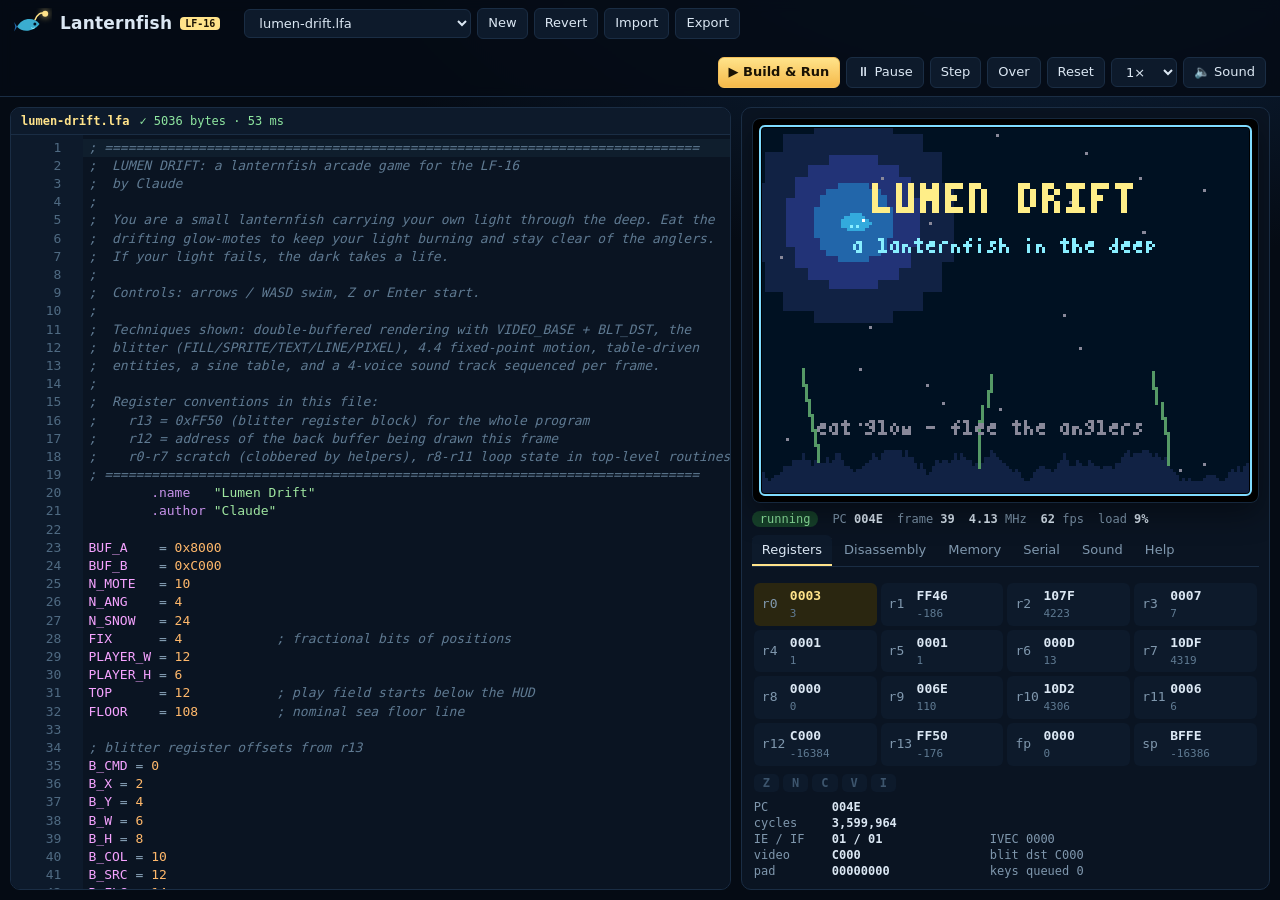
<file: lanternfish/index.html>
<!doctype html>
<html lang="en">
<head>
  <meta charset="utf-8" />
  <meta name="viewport" content="width=device-width, initial-scale=1" />
  <title>Lanternfish LF-16</title>
  <meta name="description" content="A fantasy 16-bit computer with its own assembler, compiler, debugger and software." />
  <link rel="icon" href="data:image/svg+xml,%3Csvg xmlns='http://www.w3.org/2000/svg' viewBox='0 0 32 32'%3E%3Ccircle cx='24' cy='7' r='4' fill='%23ffe38a'/%3E%3Cpath d='M4 18c4-7 14-9 20-3-3 6-13 9-20 3z' fill='%233aadd0'/%3E%3Cpath d='M17 11 Q22 4 24 7' stroke='%23ffe38a' fill='none' stroke-width='1.5'/%3E%3C/svg%3E" />
  <script type="module" crossorigin src="./assets/index-BY25S_39.js"></script>
  <link rel="stylesheet" crossorigin href="./assets/index-IwGBeptY.css">
</head>
<body>
  <header class="topbar">
    <div class="brand" aria-label="Lanternfish LF-16">
      <svg class="logo" viewBox="0 0 40 32" aria-hidden="true">
        <path d="M22 13 Q26 3 33 6" stroke="#ffe38a" stroke-width="1.6" fill="none" />
        <circle class="lure" cx="33" cy="6" r="3.2" fill="#ffe38a" />
        <path d="M3 20 C8 10 21 9 27 17 C21 25 9 27 3 20 Z" fill="#3aadd0" />
        <path d="M3 20 L0 15 L1 20 L0 25 Z" fill="#26a" />
        <circle cx="22" cy="17" r="1.6" fill="#012" />
        <path d="M18 21 l2 1 l2-1" stroke="#8ef" stroke-width="1" fill="none" />
      </svg>
      <span class="brand-name">Lanternfish</span><span class="brand-chip">LF-16</span>
    </div>
    <div class="group">
      <label class="sr" for="file-select">Program</label>
      <select id="file-select" title="Open a program"></select>
      <button id="btn-new" title="New file">New</button>
      <button id="btn-revert" title="Restore the shipped version of this example">Revert</button>
      <button id="btn-import" title="Open a .lfa, .glint or .lfc.json file">Import</button>
      <button id="btn-export" title="Download the built cartridge (.lfc.json)">Export</button>
      <input type="file" id="file-input" accept=".lfa,.glint,.json,.txt" hidden />
    </div>
    <div class="group transport">
      <button id="btn-build" class="accent" title="Build and run (Ctrl+Enter)">▶ Build &amp; Run</button>
      <button id="btn-run" title="Pause / continue (F8)">⏸ Pause</button>
      <button id="btn-step" title="Step into (F11)">Step</button>
      <button id="btn-over" title="Step over (F10)">Over</button>
      <button id="btn-reset" title="Reset machine (Ctrl+Shift+R)">Reset</button>
      <label class="sr" for="speed">Speed</label>
      <select id="speed" title="Emulation speed">
        <option value="0.25">¼×</option><option value="1" selected>1×</option><option value="2">2×</option><option value="8">8×</option>
      </select>
      <button id="btn-mute" title="Toggle sound" aria-pressed="false">🔈 Sound</button>
    </div>
  </header>

  <main class="layout">
    <section class="pane editor-pane" aria-label="Source editor">
      <div class="pane-head">
        <span id="file-name" class="file-name">—</span>
        <span id="build-state" class="build-state"></span>
        <button id="btn-view-asm" class="small" title="Show the assembly generated from Glint" hidden>view .lfa</button>
      </div>
      <div id="editor" class="editor"></div>
      <div id="problems" class="problems" role="log" aria-live="polite"></div>
    </section>

    <section class="pane machine-pane" aria-label="Machine">
      <div class="screen-wrap">
        <canvas id="screen" width="160" height="120" tabindex="0" aria-label="LF-16 screen. Focus it to send keyboard input."></canvas>
        <div id="screen-hint" class="screen-hint">click the screen to play · arrows/WASD · Z/J = A · X/K = B · Enter = Start</div>
        <div id="halt-banner" class="halt-banner" hidden></div>
      </div>
      <div class="statusline" aria-live="off">
        <span id="st-status" class="pill">idle</span>
        <span>PC <b id="st-pc">0000</b></span>
        <span>frame <b id="st-frame">0</b></span>
        <span><b id="st-mhz">0.0</b> MHz</span>
        <span><b id="st-fps">0</b> fps</span>
        <span>load <b id="st-load">0%</b></span>
      </div>
      <nav class="tabs" role="tablist">
        <button role="tab" data-tab="regs" aria-selected="true">Registers</button>
        <button role="tab" data-tab="disasm">Disassembly</button>
        <button role="tab" data-tab="memory">Memory</button>
        <button role="tab" data-tab="serial">Serial <span id="serial-badge" class="badge" hidden></span></button>
        <button role="tab" data-tab="sound">Sound</button>
        <button role="tab" data-tab="help">Help</button>
      </nav>
      <div class="tabpanels">
        <div class="tabpanel" data-panel="regs"><div id="regs"></div></div>
        <div class="tabpanel" data-panel="disasm" hidden><div id="disasm" class="mono"></div></div>
        <div class="tabpanel" data-panel="memory" hidden>
          <div class="mem-bar">
            <label>addr <input id="mem-addr" value="C000" size="6" spellcheck="false" /></label>
            <button class="small" data-mem="pc">PC</button><button class="small" data-mem="sp">SP</button>
            <button class="small" data-mem="0000">0000</button><button class="small" data-mem="C000">VRAM</button><button class="small" data-mem="FF00">I/O</button>
          </div>
          <div id="memory" class="mono"></div>
        </div>
        <div class="tabpanel" data-panel="serial" hidden>
          <pre id="serial-out" class="serial-out" aria-live="polite"></pre>
          <form id="serial-form" class="serial-form">
            <label class="sr" for="serial-in">Serial input</label>
            <input id="serial-in" placeholder="type to the serial port, Enter sends a line" autocomplete="off" spellcheck="false" />
            <button class="small" type="button" id="serial-clear">clear</button>
          </form>
        </div>
        <div class="tabpanel" data-panel="sound" hidden><div id="sound"></div></div>
        <div class="tabpanel help" data-panel="help" hidden>
          <h3>Keys</h3>
          <table>
            <tr><td><kbd>Ctrl</kbd>+<kbd>Enter</kbd></td><td>build &amp; run</td></tr>
            <tr><td><kbd>F8</kbd></td><td>pause / continue</td></tr>
            <tr><td><kbd>F10</kbd> / <kbd>F11</kbd></td><td>step over / step into (a source line for Glint, an instruction for assembly)</td></tr>
            <tr><td>gutter click</td><td>toggle breakpoint</td></tr>
            <tr><td>screen focused</td><td>arrows/WASD = d-pad · Z/J = A · X/K = B · Enter = Start · Shift = Select; every key is also queued on <code>KEY</code></td></tr>
          </table>
          <h3>The machine</h3>
          <p>16 registers (<code>r15 = sp</code>), 64 KiB, 4 MHz, 160×120 in 16 colours, a blitter, and four voices. Assembly files are <code>.lfa</code>, and the C-like Glint language is <code>.glint</code>.
             The full references are <code>docs/SPEC.md</code>, <code>docs/ASSEMBLY.md</code> and <code>docs/GLINT.md</code> in the repository.</p>
          <h3>Tiny example</h3>
<pre class="mono">start:  li r1, BLT_COLOR
        li r0, 9          ; amber
        st [r1], r0
        li r1, BLT_CMD
        li r0, BLT_CLEAR
        st [r1], r0
.hold:  wait
        jmp .hold</pre>
        </div>
      </div>
    </section>
  </main>
  <dialog id="asm-dialog" class="asm-dialog">
    <form method="dialog"><div class="pane-head"><b>Generated assembly</b><button class="small">close</button></div></form>
    <pre id="asm-text" class="mono"></pre>
  </dialog>
</body>
</html>
</file>
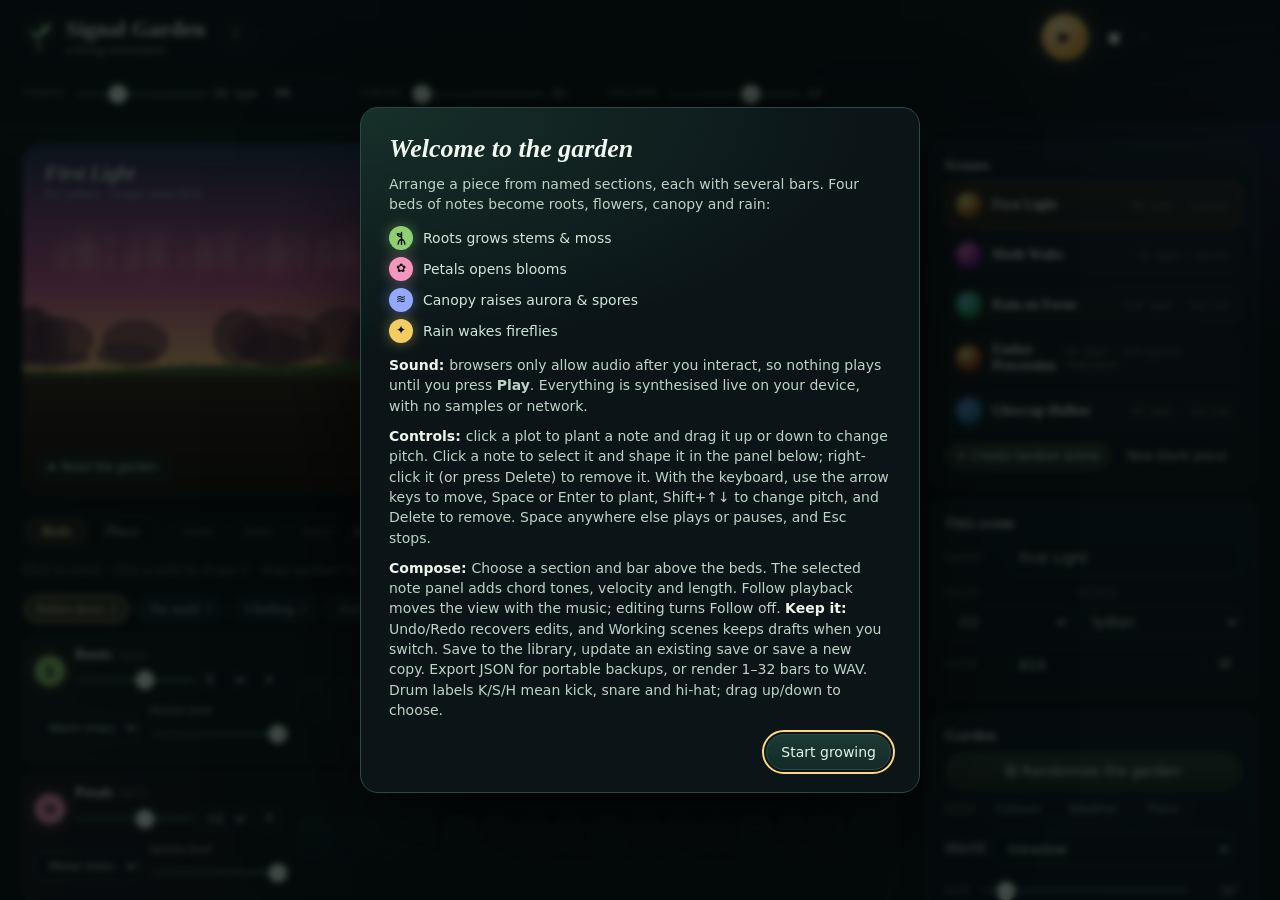
<file: signal-garden/index.html>
<!doctype html>
<html lang="en">
<head>
<meta charset="UTF-8">
<meta name="viewport" content="width=device-width, initial-scale=1, viewport-fit=cover">
<meta name="theme-color" content="#101b21">
<meta name="color-scheme" content="dark">
<meta name="description" content="A living instrument: compose a piece and watch it grow a garden.">
<meta name="mobile-web-app-capable" content="yes">
<meta name="apple-mobile-web-app-capable" content="yes">
<meta name="apple-mobile-web-app-status-bar-style" content="black-translucent">
<meta name="apple-mobile-web-app-title" content="Signal Garden">
<link rel="manifest" href="./manifest.webmanifest">
<link rel="icon" type="image/svg+xml" href="./icon.svg">
<link rel="apple-touch-icon" href="./apple-touch-icon.png">
<title>Signal Garden — A living instrument</title>
  <script type="module" crossorigin src="./assets/index-DToTxIWy.js"></script>
  <link rel="stylesheet" crossorigin href="./assets/index-D37cCgIR.css">
</head>
<body><div id="app"></div></body>
</html>
</file>
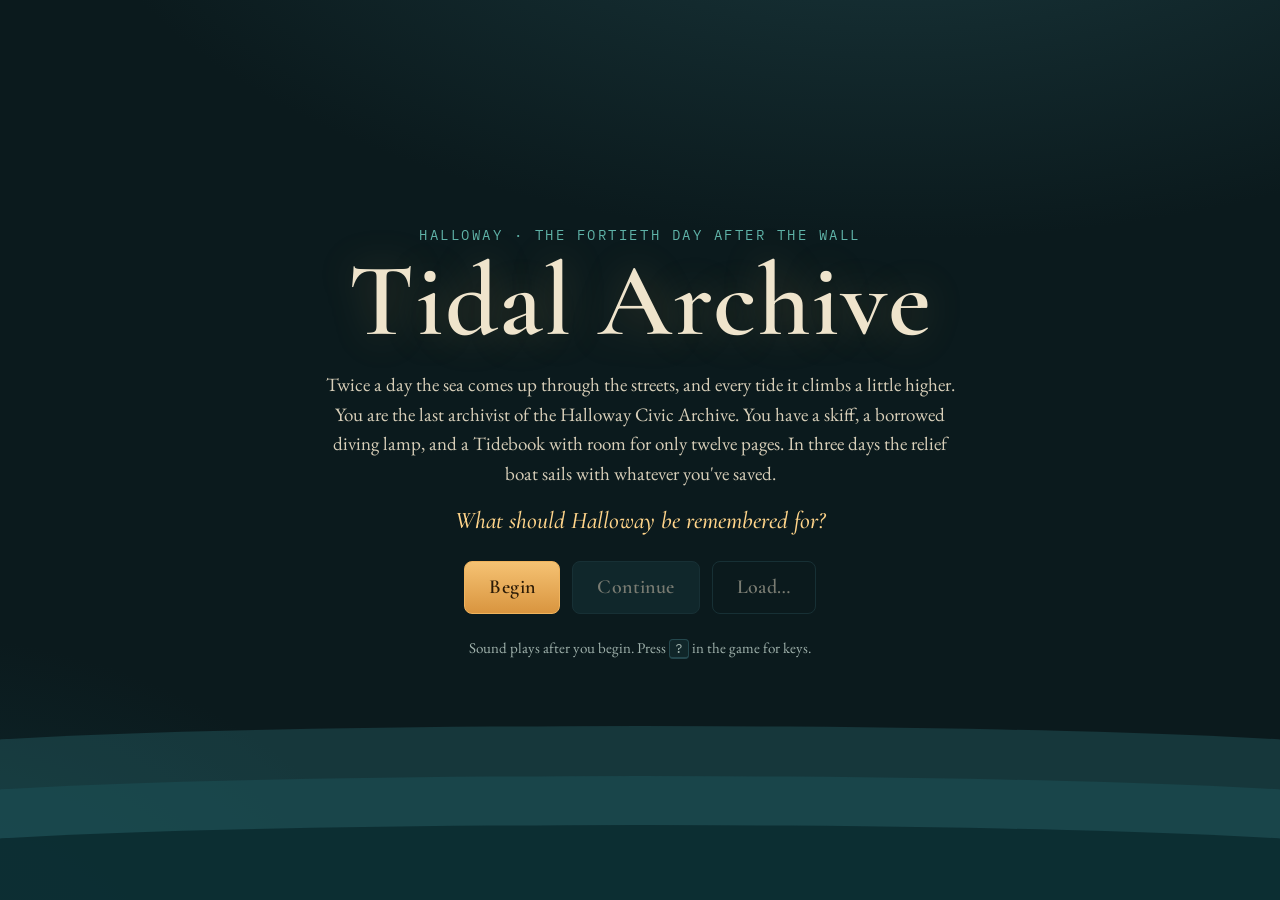
<file: tidal-archive/index.html>
<!doctype html>
<html lang="en">
<head>
  <meta charset="utf-8" />
  <meta name="viewport" content="width=device-width, initial-scale=1" />
  <title>Tidal Archive</title>
  <meta name="description" content="A narrative game set in a drowning city. Choose what Halloway will be remembered for." />
  <link rel="preconnect" href="https://fonts.googleapis.com" />
  <link rel="preconnect" href="https://fonts.gstatic.com" crossorigin />
  <link href="https://fonts.googleapis.com/css2?family=Cormorant+Garamond:ital,wght@0,500;0,600;0,700;1,500&family=EB+Garamond:ital,wght@0,400;0,500;1,400&family=IBM+Plex+Mono:wght@400;500&display=swap" rel="stylesheet" />
  <link rel="icon" href="data:image/svg+xml,%3Csvg xmlns='http://www.w3.org/2000/svg' viewBox='0 0 32 32'%3E%3Crect width='32' height='32' rx='6' fill='%230c2226'/%3E%3Cpath d='M4 20q6-4 12 0t12 0v8H4z' fill='%233f8c8a'/%3E%3Crect x='11' y='7' width='10' height='12' fill='%23e9d8b4'/%3E%3Cpath d='M13 10h6M13 13h6M13 16h4' stroke='%230c2226'/%3E%3C/svg%3E" />
  <script type="module" crossorigin src="./assets/index-DDIrY_Po.js"></script>
  <link rel="stylesheet" crossorigin href="./assets/index-bwdfVCHz.css">
</head>
<body>
  <a class="skip" href="#place">Skip to the current place</a>

  <!-- ============================================================== title -->
  <section id="title-screen" class="title-screen" aria-labelledby="title-h">
    <div class="title-sea" aria-hidden="true"><div class="swell s1"></div><div class="swell s2"></div><div class="swell s3"></div></div>
    <div class="title-card">
      <p class="title-kicker">Halloway · the fortieth day after the wall</p>
      <h1 id="title-h">Tidal Archive</h1>
      <p class="title-intro">Twice a day the sea comes up through the streets, and every tide it climbs a little higher.
        You are the last archivist of the Halloway Civic Archive. You have a skiff, a borrowed diving lamp, and a Tidebook with
        room for only twelve pages. In three days the relief boat sails with whatever you've saved.</p>
      <p class="title-question">What should Halloway be remembered for?</p>
      <div class="title-actions">
        <button id="btn-new" class="primary big">Begin</button>
        <button id="btn-continue" class="big">Continue</button>
        <button id="btn-load-title" class="big ghost">Load…</button>
      </div>
      <p class="title-foot">Sound plays after you begin. Press <kbd>?</kbd> in the game for keys.</p>
    </div>
  </section>

  <!-- ============================================================== game -->
  <section id="game-screen" class="game-screen" hidden>
    <header class="hud">
      <div class="hud-brand">Tidal Archive</div>
      <div class="hud-clock" id="hud-clock" aria-live="off"></div>
      <div class="hud-tide" id="hud-tide"></div>
      <div class="hud-deadline" id="hud-deadline"></div>
      <nav class="hud-buttons" aria-label="Game menu">
        <button id="btn-journal" title="Journal (J)"><span aria-hidden="true">✎</span> Journal</button>
        <button id="btn-tidebook" title="Tidebook (T)"><span aria-hidden="true">❖</span> Tidebook <span id="pages-badge" class="badge"></span></button>
        <button id="btn-saves" title="Save or load (S)">Saves</button>
        <button id="btn-sound" title="Sound (M)" aria-pressed="false">Sound</button>
        <button id="btn-help" title="Keys (?)" aria-label="Help">?</button>
      </nav>
    </header>

    <main class="play">
      <article id="place" class="place" tabindex="-1" aria-labelledby="place-name">
        <div id="scene" class="scene"></div>
        <div class="place-body">
          <p class="place-district" id="place-district"></p>
          <h2 id="place-name" class="place-name"></h2>
          <div id="narration" class="narration" aria-live="polite" aria-atomic="false"></div>
          <div id="description" class="description"></div>
          <div class="choices">
            <section aria-labelledby="actions-h">
              <h3 id="actions-h" class="section-h">Here</h3>
              <div id="actions" class="action-list"></div>
            </section>
            <section aria-labelledby="exits-h">
              <h3 id="exits-h" class="section-h">Ways on</h3>
              <div id="exits" class="action-list"></div>
            </section>
            <section class="time-row" aria-label="Time">
              <button id="btn-wait" class="ghost">Wait an hour</button>
              <button id="btn-wait-tide" class="ghost">Wait for the tide to turn</button>
              <button id="btn-leave" class="ghost danger">Leave on the Kittiwake…</button>
            </section>
          </div>
        </div>
      </article>

      <aside class="map-panel" aria-label="Map of Halloway">
        <div id="map" class="map"></div>
        <p class="map-legend"><span class="lg here"></span> you <span class="lg reach"></span> reachable now <span class="lg drowned"></span> under water</p>
        <div id="forecast" class="forecast" aria-label="Tide for the next twelve hours"></div>
      </aside>
    </main>
    <div id="toasts" class="toasts" aria-live="polite"></div>
  </section>

  <!-- ============================================================== modals -->
  <dialog id="dlg-doc" class="sheet doc-sheet" aria-labelledby="doc-title">
    <div class="sheet-head"><span id="doc-kind" class="doc-kind"></span><button class="close" data-close aria-label="Close">×</button></div>
    <article id="doc-body" class="doc"></article>
    <footer class="sheet-foot" id="doc-foot"></footer>
  </dialog>

  <dialog id="dlg-journal" class="sheet" aria-labelledby="journal-h">
    <div class="sheet-head"><h2 id="journal-h">Journal</h2><button class="close" data-close aria-label="Close">×</button></div>
    <div class="tabs" role="tablist">
      <button role="tab" data-jtab="docs" aria-selected="true">Documents</button>
      <button role="tab" data-jtab="log" aria-selected="false">Log</button>
      <button role="tab" data-jtab="people" aria-selected="false">People &amp; things</button>
    </div>
    <div id="journal-body" class="journal-body"></div>
  </dialog>

  <dialog id="dlg-tidebook" class="sheet" aria-labelledby="tb-h">
    <div class="sheet-head"><h2 id="tb-h">The Tidebook</h2><button class="close" data-close aria-label="Close">×</button></div>
    <div id="tidebook-body" class="tidebook-body"></div>
  </dialog>

  <dialog id="dlg-saves" class="sheet small" aria-labelledby="saves-h">
    <div class="sheet-head"><h2 id="saves-h">Saves</h2><button class="close" data-close aria-label="Close">×</button></div>
    <div id="saves-body"></div>
    <p id="saves-msg" class="saves-msg" role="status"></p>
  </dialog>

  <dialog id="dlg-dialogue" class="sheet dialogue-sheet" aria-labelledby="dlg-speaker">
    <div class="dialogue-portrait" id="dlg-portrait" aria-hidden="true"></div>
    <div class="dialogue-main">
      <p class="dialogue-who"><span id="dlg-speaker"></span><span id="dlg-role" class="dialogue-role"></span></p>
      <div id="dlg-text" class="dialogue-text" aria-live="polite"></div>
      <div id="dlg-choices" class="dialogue-choices"></div>
    </div>
  </dialog>

  <dialog id="dlg-puzzle" class="sheet puzzle-sheet" aria-labelledby="pz-title">
    <div class="sheet-head"><h2 id="pz-title"></h2><button class="close" id="pz-close" aria-label="Step away">×</button></div>
    <p id="pz-prompt" class="pz-prompt"></p>
    <div id="pz-clues" class="pz-clues"></div>
    <div id="pz-ui" class="pz-ui"></div>
    <p id="pz-fail" class="pz-fail" role="alert"></p>
  </dialog>

  <dialog id="dlg-help" class="sheet small" aria-labelledby="help-h">
    <div class="sheet-head"><h2 id="help-h">How to play</h2><button class="close" data-close aria-label="Close">×</button></div>
    <div class="help">
      <p>Explore by the tide. Low places are only open at low water, and some rooms can only be reached by diving. Actions and journeys take hours.
        Find documents, read them, and choose which ones to put in the <b>Tidebook</b>. It holds twelve pages. What you save decides how the city is remembered.</p>
      <table>
        <tr><td><kbd>1</kbd>–<kbd>9</kbd></td><td>take the numbered action, way on, or dialogue choice</td></tr>
        <tr><td><kbd>J</kbd> / <kbd>T</kbd> / <kbd>S</kbd></td><td>journal · Tidebook · saves</td></tr>
        <tr><td><kbd>W</kbd></td><td>wait an hour</td></tr>
        <tr><td><kbd>M</kbd></td><td>sound on/off</td></tr>
        <tr><td><kbd>Esc</kbd></td><td>close a panel</td></tr>
      </table>
    </div>
  </dialog>

  <section id="ending-screen" class="ending-screen" hidden aria-labelledby="ending-title">
    <div class="ending-card">
      <p class="ending-kicker">The Kittiwake sails</p>
      <h1 id="ending-title"></h1>
      <div id="ending-text" class="ending-text"></div>
      <h2 class="epitaph-h">In the Tidebook</h2>
      <ul id="ending-epitaphs" class="epitaphs"></ul>
      <p id="ending-stats" class="ending-stats"></p>
      <div class="title-actions"><button id="btn-again" class="primary big">Begin again</button><button id="btn-title" class="big ghost">Title</button></div>
    </div>
  </section>

</body>
</html>
</file>
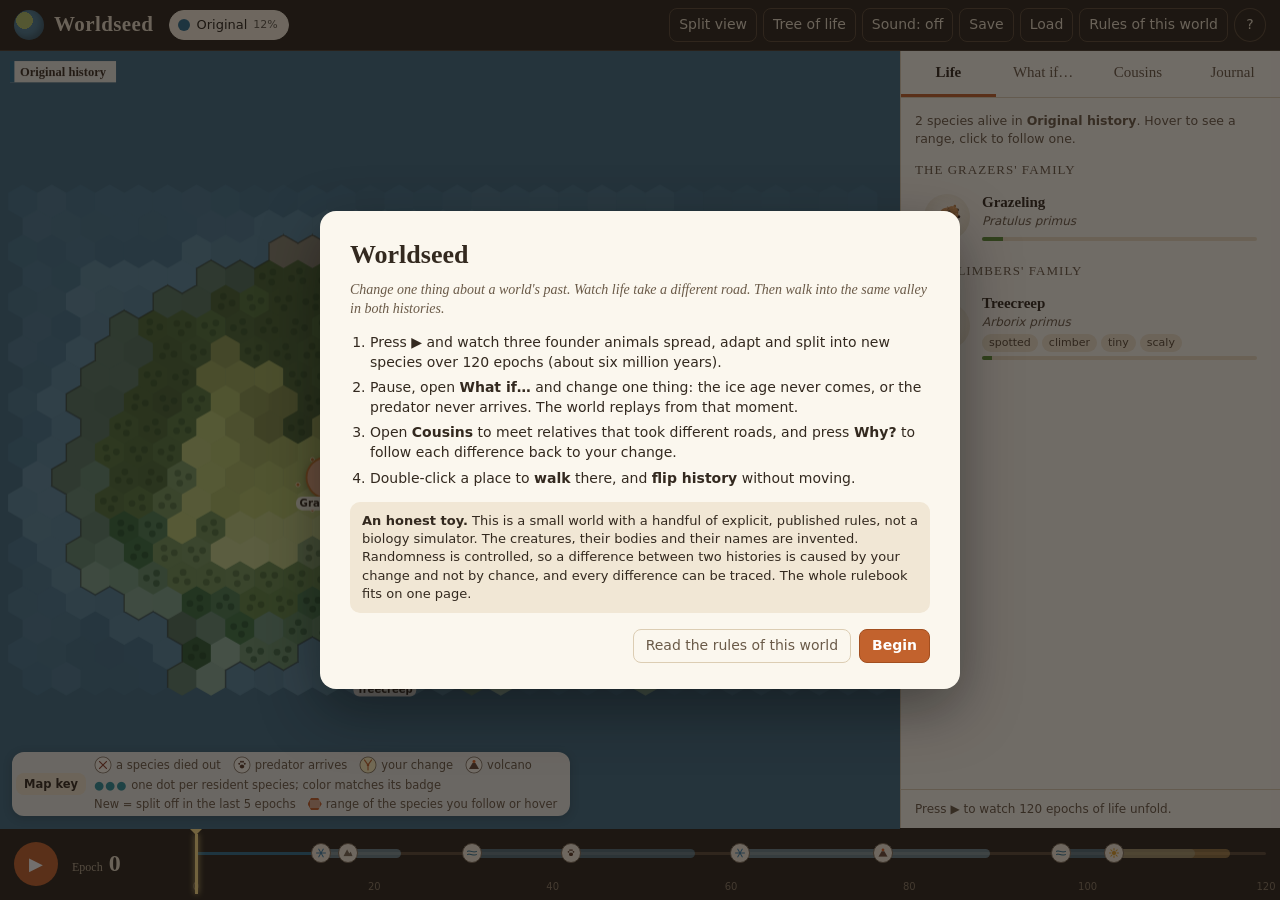
<file: worldseed/index.html>
<!doctype html>
<html lang="en">
  <head>
    <meta charset="UTF-8" />
    <meta name="viewport" content="width=device-width, initial-scale=1" />
    <meta name="theme-color" content="#2b241c" />
    <title>Worldseed</title>
    <link rel="icon" href="data:image/svg+xml,%3Csvg xmlns='http://www.w3.org/2000/svg' viewBox='0 0 32 32'%3E%3Ccircle cx='16' cy='16' r='13' fill='%234f7f99'/%3E%3Cpath d='M9 19c3-6 8-9 14-8-2 5-6 9-14 8z' fill='%23b3c46c'/%3E%3C/svg%3E" />
    <script type="module" crossorigin src="./assets/main-BIJ-RGbo.js"></script>
    <link rel="modulepreload" crossorigin href="./assets/store-BPhHkUgA.js">
    <link rel="stylesheet" crossorigin href="./assets/main-DOKrRyXp.css">
  </head>
  <body>
    <header id="top">
      <div class="brand"><span class="logo"></span><div><h1>Worldseed</h1><p>Change one thing about the past. Watch life take a different road.</p></div></div>
      <div id="strip" aria-label="Histories"></div>
      <div class="top-actions">
        <button id="btn-split" class="ghost" title="Show two histories side by side (S)">Split view</button>
        <button id="btn-tree" class="ghost" title="Every species in every history, with ancestry and cousins">Tree of life</button>
        <span class="sound"><button id="btn-sound" class="ghost" aria-pressed="false" title="Procedural sound (off until you turn it on)">Sound: off</button><input id="vol" type="range" min="0" max="1" step="0.05" value="0.6" aria-label="Volume" class="hidden"></span>
        <button id="btn-save" class="ghost" title="Save your histories and journal to a file">Save</button>
        <button id="btn-load" class="ghost" title="Load a saved session">Load</button><input id="load-file" type="file" accept=".json,application/json" class="hidden">
        <button id="btn-rules" class="ghost" title="The rules that shape every creature">Rules of this world</button>
        <button id="btn-help" class="ghost round" title="What is this?">?</button>
      </div>
    </header>
    <main id="main">
      <section id="stage">
        <div id="maps"></div>
        <div id="hovercard" class="card hidden"></div>
        <div id="regioncard" class="card hidden"></div>
        <div id="chronicle" aria-live="polite"></div>
        <div id="captions" class="hidden" aria-live="polite" role="status"></div>
        <div id="follow" class="hidden"></div>
        <div id="mapkey" aria-label="Map key"></div>
      </section>
      <aside id="side">
        <nav id="tabs">
          <button data-tab="life" class="on">Life</button>
          <button data-tab="whatif">What if…</button>
          <button data-tab="cousins">Cousins</button>
          <button data-tab="journal">Journal</button>
        </nav>
        <div id="panel"></div>
        <div id="status-area">
          <div id="toast" class="hidden" role="status"></div>
          <div id="guide"></div>
        </div>
      </aside>
    </main>
    <footer id="bottom">
      <button id="btn-play" class="play" title="Play / pause (Space)" aria-label="Play">▶</button>
      <div id="readout"><span class="lbl">Epoch</span><b id="epoch">0</b><span id="years"></span></div>
      <div id="timeline"></div>
    </footer>
    <div id="overlay" class="hidden"></div>
    <div id="modal" class="hidden"></div>
  </body>
</html>
</file>
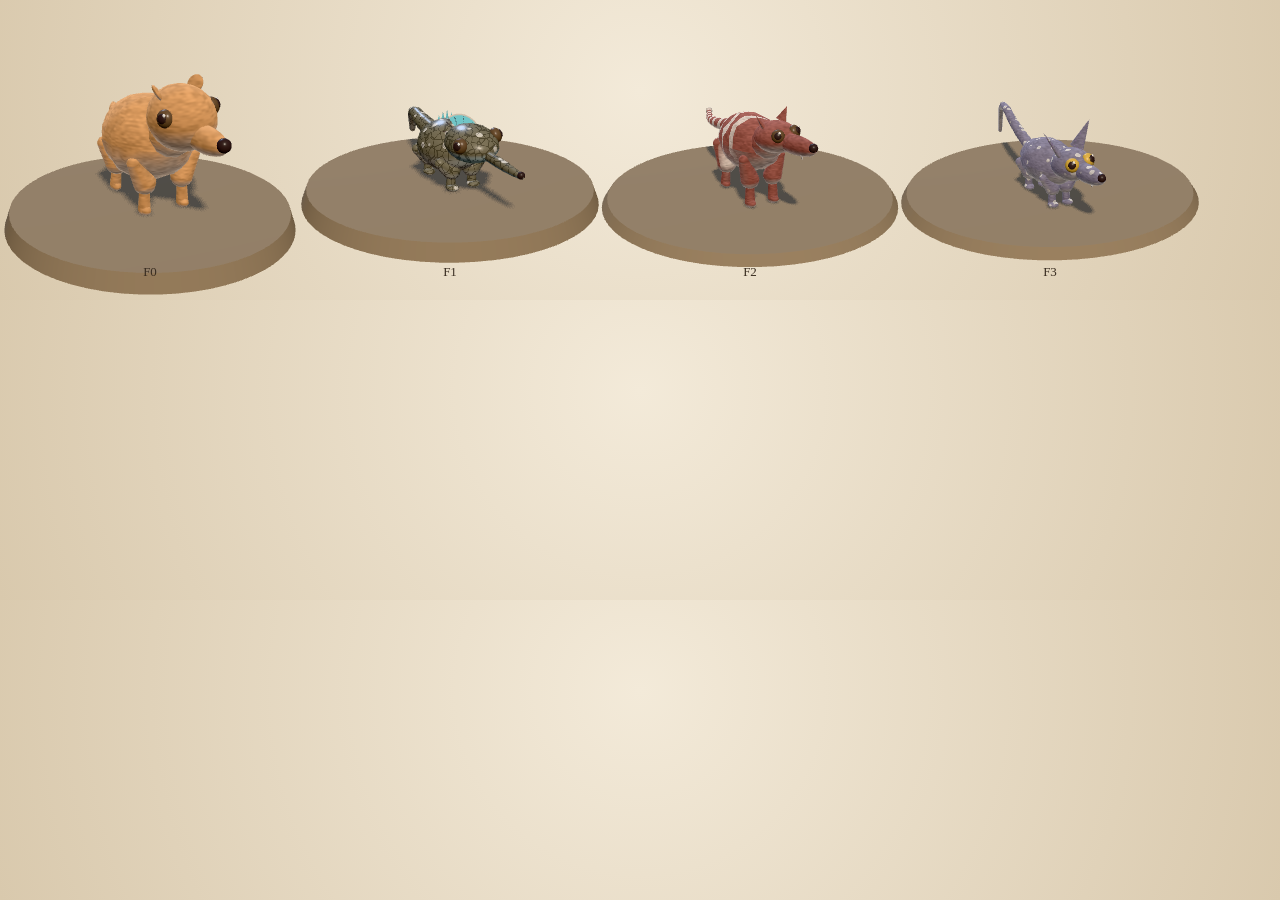
<file: worldseed/lab.html>
<!doctype html>
<html lang="en">
  <head>
    <meta charset="UTF-8" />
    <title>Worldseed creature lab</title>
    <style>body{color:#3a2e22;background:radial-gradient(circle at 50% 30%,#f3ead9,#d9c9ad);margin:0;font:13px/1.3 Georgia,serif}#grid{position:relative}canvas{display:block}.lbl{text-align:center;font-size:13px;position:absolute}.lbl small{color:#7a6a58;font-size:11px;display:block}</style>
    <script type="module" crossorigin src="./assets/lab-CnAziqzc.js"></script>
    <link rel="modulepreload" crossorigin href="./assets/store-BPhHkUgA.js">
  </head>
  <body>
    <div id="grid"><canvas id="c"></canvas></div>
  </body>
</html>
</file>
<file: hub.css>
:root {
  color-scheme: light dark;
  --bg: #f4f1ea;
  --card: #fffdf8;
  --line: #ddd6c8;
  --text: #1d2320;
  --muted: #5d665f;
  --accent: #2f6b4f;
  --accent-ink: #ffffff;
  --track: #e7e1d4;
  --sealed: #ebe6dc;
  --sealed-line: #c9c0ae;
  --badge: #e4ecdf;
  --badge-ink: #2b5540;
  --serif: Georgia, "Times New Roman", serif;
  --mono: ui-monospace, SFMono-Regular, Consolas, monospace;
  font-family: ui-sans-serif, system-ui, -apple-system, BlinkMacSystemFont, "Segoe UI", sans-serif;
}
@media (prefers-color-scheme: dark) {
  :root {
    --bg: #101716;
    --card: #182120;
    --line: #2f3b36;
    --text: #edf1e7;
    --muted: #a8b5ac;
    --accent: #d9ef9e;
    --accent-ink: #162010;
    --track: #29342f;
    --sealed: #141b1a;
    --sealed-line: #3c4a43;
    --badge: #25322b;
    --badge-ink: #d9ef9e;
  }
}
* { box-sizing: border-box; }
[hidden] { display: none !important; }
.sr-only { position: absolute; width: 1px; height: 1px; overflow: hidden; clip-path: inset(50%); white-space: nowrap; }
.skip { position: absolute; left: 16px; top: -100px; padding: 12px; background: var(--card); z-index: 2; }
.skip:focus { top: 8px; }
html { -webkit-text-size-adjust: 100%; }
body { margin: 0; background: var(--bg); color: var(--text); line-height: 1.5; overflow-x: hidden; }
a { color: inherit; }
a:focus-visible, button:focus-visible, summary:focus-visible, input:focus-visible, select:focus-visible { outline: 3px solid var(--accent); outline-offset: 3px; border-radius: 6px; }
.shell { max-width: 1140px; margin: 0 auto; padding: 0 16px 48px; }
@media (min-width: 720px) { .shell { padding: 0 32px 64px; } }

.top { display: flex; align-items: center; justify-content: space-between; gap: 12px; padding: 18px 0; border-bottom: 1px solid var(--line); }
.wordmark { font: 600 13px var(--mono); letter-spacing: .18em; text-decoration: none; display: flex; align-items: center; gap: 10px; }
.wordmark i { font: italic 30px/1 var(--serif); letter-spacing: -.1em; color: var(--accent); }
.dash-link { display: inline-flex; align-items: center; min-height: 44px; padding: 0 14px; border: 1px solid var(--line); border-radius: 10px; text-decoration: none; font-size: 14px; background: var(--card); }
.dash-link:hover { border-color: var(--accent); }

.intro { padding: 32px 0 20px; }
h1 { font: 400 clamp(32px, 7vw, 54px)/1.08 var(--serif); letter-spacing: -.03em; margin: 0; }
h1 span { color: var(--accent); }
.lede { color: var(--muted); max-width: 60ch; margin: 14px 0 0; font-size: 16px; }
.meta { display: flex; flex-wrap: wrap; gap: 8px 16px; margin: 18px 0 0; font-size: 13px; color: var(--muted); }
.meta strong { color: var(--text); font-weight: 600; }
.pill { display: inline-flex; align-items: center; gap: 6px; padding: 4px 10px; border-radius: 999px; background: var(--card); border: 1px solid var(--line); }
.dot { width: 7px; height: 7px; border-radius: 50%; background: var(--accent); }

.grid { display: grid; grid-template-columns: repeat(auto-fill, minmax(min(100%, 320px), 1fr)); gap: 16px; margin-top: 12px; align-items: start; }
.card { background: var(--card); border: 1px solid var(--line); border-radius: 14px; padding: 18px; display: flex; flex-direction: column; gap: 10px; min-width: 0; }
.card-top { display: flex; justify-content: space-between; align-items: center; gap: 8px; }
.num { font: 12px var(--mono); color: var(--muted); letter-spacing: .08em; }
.badge { font-size: 12px; padding: 3px 9px; border-radius: 999px; background: var(--badge); color: var(--badge-ink); white-space: nowrap; }
.card h2 { font: 400 26px/1.15 var(--serif); letter-spacing: -.02em; margin: 2px 0 0; overflow-wrap: anywhere; }
.blurb { margin: 0; color: var(--muted); font-size: 15px; }
.progress { display: grid; gap: 6px; }
.progress-row { display: flex; justify-content: space-between; font-size: 13px; color: var(--muted); gap: 8px; }
.progress-row b { color: var(--text); font-weight: 600; }
.bar { height: 8px; border-radius: 99px; background: var(--track); overflow: hidden; }
.bar > span { display: block; height: 100%; background: var(--accent); border-radius: 99px; }
.notes { margin: 0; display: grid; gap: 8px; font-size: 14px; }
.notes div { display: grid; grid-template-columns: 44px 1fr; gap: 8px; }
.notes dt { font: 11px/1.9 var(--mono); letter-spacing: .08em; color: var(--muted); text-transform: uppercase; }
.notes dd { margin: 0; overflow-wrap: anywhere; }
.actions { margin-top: auto; padding-top: 6px; display: grid; gap: 6px; }
.play { display: flex; align-items: center; justify-content: center; gap: 8px; min-height: 48px; border-radius: 10px; background: var(--accent); color: var(--accent-ink); text-decoration: none; font-weight: 650; font-size: 16px; }
.play:hover { filter: brightness(1.08); }
.note { font-size: 13px; color: var(--muted); margin: 0; text-align: center; }
.local { display: flex; align-items: center; justify-content: center; min-height: 48px; border-radius: 10px; border: 1px dashed var(--line); color: var(--muted); font-size: 15px; }
.local { padding: 10px; text-align: center; }
.now { margin: 0; font-size: 14px; }
.now > span { color: var(--muted); font: 11px var(--mono); text-transform: uppercase; margin-right: 5px; }
.filters { display: flex; flex-wrap: wrap; align-items: end; gap: 12px 16px; padding: 20px 0 8px; }
.filters label { display: grid; gap: 5px; font-size: 13px; color: var(--muted); flex: 1 1 200px; }
.filters input[type="search"], .filters select, .filters button { width: 100%; min-height: 44px; border: 1px solid var(--line); border-radius: 8px; background: var(--card); color: var(--text); font: inherit; padding: 8px 12px; }
.filters .check { display: flex; align-items: center; min-height: 44px; gap: 8px; flex: 0 1 auto; color: var(--text); }
.check input { width: 18px; height: 18px; accent-color: var(--accent); }
.filters button { width: auto; font-size: 14px; cursor: pointer; }
.results { margin: 8px 0; color: var(--muted); font-size: 13px; }
.empty { padding: 24px; border: 1px dashed var(--line); border-radius: 12px; }
summary { cursor: pointer; min-height: 44px; padding: 10px 0; font-weight: 600; font-size: 14px; }
.project-details { border-top: 1px solid var(--line); margin-top: 4px; }
.project-details[open] summary { color: var(--accent); }
.detail-body { padding: 4px 0 8px; font-size: 14px; overflow-wrap: anywhere; }
.detail-notes { display: grid; gap: 12px; margin: 0; }
.detail-notes dt { font-weight: 600; margin-bottom: 3px; }
.detail-notes dd { margin: 0; color: var(--muted); }
.detail-body h3 { font-size: 13px; margin: 18px 0 6px; }
.detail-body h2 { font: 400 22px var(--serif); }
.worker-list, .topic-list { list-style: none; padding: 0; margin: 0; display: grid; gap: 4px; color: var(--muted); }
.review-time, .detail-hint { color: var(--muted); font-size: 12px; }
.studio-details { border-top: 1px solid var(--line); margin-top: 28px; padding: 8px 0; }
.studio-details .detail-body { max-width: 74ch; }
@media (max-width: 420px) {
  .shell { padding-left: 12px; padding-right: 12px; }
  .card { padding: 14px; }
  .badge { white-space: normal; text-align: right; }
  .wordmark { letter-spacing: .12em; }
  .dash-link { padding: 0 10px; font-size: 12px; }
}

.card.sealed { background: var(--sealed); border: 1px dashed var(--sealed-line); }
.sealed h2 { color: var(--muted); }
.lock { width: 44px; height: 44px; border-radius: 12px; display: grid; place-items: center; border: 1px dashed var(--sealed-line); color: var(--muted); }
.sealed-row { display: flex; gap: 12px; align-items: center; }
.sealed .blurb { font-style: italic; }

footer { margin-top: 36px; padding-top: 16px; border-top: 1px solid var(--line); color: var(--muted); font-size: 13px; display: flex; flex-wrap: wrap; justify-content: space-between; gap: 8px; }

/* Stage tints: a soft wash on the card, a matching edge and badge. */
.card { --tint: transparent; --tint-edge: var(--line); --tint-badge: var(--badge); --tint-ink: var(--badge-ink);
  background: linear-gradient(var(--tint), var(--tint)), var(--card); border-left: 4px solid var(--tint-edge); }
.card .badge { background: var(--tint-badge); color: var(--tint-ink); }
.card[data-stage="st-awaiting-setup"], .card[data-stage="st-awaiting-user-playtest"] { --tint: #e9a23b14; --tint-edge: #d98e1f; --tint-badge: #fbe3b8; --tint-ink: #7a4a05; }
.card[data-stage="st-building"] { --tint: #3a7bd512; --tint-edge: #3a7bd5; --tint-badge: #d8e6fa; --tint-ink: #1d4a8a; }
.card[data-stage="st-validating"] { --tint: #8a5cd012; --tint-edge: #8a5cd0; --tint-badge: #e7dcf8; --tint-ink: #4e2d85; }
.card[data-stage="st-prototype"], .card[data-stage="st-preproduction"] { --tint: #1aa3a312; --tint-edge: #1a9a9a; --tint-badge: #d3efee; --tint-ink: #0d5c5c; }
.card[data-stage="st-complete"] { --tint: #2f6b4f12; --tint-edge: #2f6b4f; --tint-badge: #dbeadf; --tint-ink: #2b5540; }
.card[data-stage="st-parked"] { --tint: #8a857a12; --tint-edge: #9a948a; --tint-badge: #e6e2da; --tint-ink: #555049; }
@media (prefers-color-scheme: dark) {
  .card[data-stage="st-awaiting-setup"], .card[data-stage="st-awaiting-user-playtest"] { --tint: #e9a23b1c; --tint-edge: #e9a23b; --tint-badge: #4a3512; --tint-ink: #ffd489; }
  .card[data-stage="st-building"] { --tint: #5b95e61a; --tint-edge: #5b95e6; --tint-badge: #1d3150; --tint-ink: #b6d1fb; }
  .card[data-stage="st-validating"] { --tint: #a07ce21a; --tint-edge: #a07ce2; --tint-badge: #33254c; --tint-ink: #d9c7fb; }
  .card[data-stage="st-prototype"], .card[data-stage="st-preproduction"] { --tint: #2bb8b81a; --tint-edge: #2bb8b8; --tint-badge: #14393a; --tint-ink: #a5ecec; }
  .card[data-stage="st-complete"] { --tint: #5fae861a; --tint-edge: #5fae86; --tint-badge: #1f3a2c; --tint-ink: #b8e6c9; }
  .card[data-stage="st-parked"] { --tint: #9a948a14; --tint-edge: #6f6a61; --tint-badge: #2c2a26; --tint-ink: #c9c3b8; }
}
.card.sealed { background: linear-gradient(var(--tint), var(--tint)), var(--sealed); border-left-style: dashed; }
.card[data-stage="st-ready-to-reveal"] { --tint: #d4a01a1a; --tint-edge: #c8930f; --tint-badge: #f7e3a6; --tint-ink: #6b4a00; }
@media (prefers-color-scheme: dark) {
  .card[data-stage="st-ready-to-reveal"] { --tint: #e6b8331f; --tint-edge: #e6b833; --tint-badge: #4a3a0e; --tint-ink: #ffe08a; }
}

/* Optional guides and a private feedback inbox, alongside each project. */
button { font-family: inherit; }
.secondary { min-height: 44px; padding: 9px 14px; border: 1px solid var(--line); border-radius: 9px; color: var(--text); background: var(--card); font-size: 14px; cursor: pointer; }
.secondary:hover { border-color: var(--accent); }
.try-guide { border-top: 1px solid var(--line); margin-top: 4px; }
.guide-ideas { margin: 16px 0; padding: 0; list-style: none; display: grid; gap: 18px; }
.guide-ideas h3 { color: var(--text); margin: 0 0 5px; font-size: 15px; }
.guide-ideas p { margin: 0 0 6px; }
.notice { color: var(--muted); font-size: 13px; }
#feedback-dialog { width: min(620px, calc(100% - 24px)); max-height: calc(100dvh - 32px); overflow: auto; border: 1px solid var(--line); border-radius: 16px; padding: 24px; color: var(--text); background: var(--card); }
#feedback-dialog::backdrop { background: #081511a8; }
.feedback-heading { display: flex; align-items: start; justify-content: space-between; gap: 16px; }
.feedback-heading h2 { font: 400 28px/1.15 var(--serif); margin: 5px 0; }
.eyebrow { font: 11px var(--mono); color: var(--muted); letter-spacing: .1em; margin: 0; }
.feedback-privacy { color: var(--muted); font-size: 14px; }
#feedback-fields { border: 0; padding: 0; margin: 0; display: grid; gap: 16px; min-width: 0; }
#feedback-fields label { display: grid; gap: 6px; font-size: 14px; }
#feedback-fields .check { display: flex; align-items: center; gap: 8px; }
#feedback-fields input:not([type="checkbox"]), #feedback-fields select, #feedback-fields textarea { width: 100%; min-width: 0; min-height: 44px; padding: 10px; border: 1px solid var(--line); border-radius: 8px; background: var(--bg); color: var(--text); font: inherit; font-size: 16px; }
#feedback-fields textarea { resize: vertical; }
#feedback-device-preview { margin: -8px 0 0; }
.feedback-trap { position: absolute; left: -10000px; width: 1px; height: 1px; overflow: hidden; }
#feedback-status { font-size: 14px; overflow-wrap: anywhere; }
.feedback-error { color: #a63827; }
#feedback-send { width: 100%; border: 0; cursor: pointer; }
#feedback-send:disabled { opacity: .6; cursor: wait; }
@media (prefers-color-scheme: dark) { .feedback-error { color: #ffb4a6; } }
@media (max-width: 420px) { #feedback-dialog { padding: 16px; } .feedback-heading h2 { font-size: 25px; } }
</file>
<file: afterimage/assets/index-DAiUx26-.css>
:root{--ink: #2a241c;--paper: #f4ecda;--paper-2: #ebe0c8;--rule: #c9b996;--accent: #9a3b26;--accent-2: #2f5d45;--hud: rgba(20, 16, 12, .62);--hud-ink: #f6ecd6;--focus: #ffcf4a;--former: #7c7466;font-size:16px}*{box-sizing:border-box}html,body{margin:0;height:100%;background:#111;color:var(--ink);overflow:hidden;font-family:Georgia,Iowan Old Style,Palatino Linotype,serif}#view{position:fixed;inset:0;width:100vw;height:100vh;display:block;outline:none;cursor:grab}#view:focus-visible{outline:none;box-shadow:inset 0 0 0 2px #ffcf4a73}button,textarea,input{font:inherit}button:focus-visible,a:focus-visible,textarea:focus-visible,input:focus-visible,[tabindex]:not(canvas):focus-visible{outline:3px solid var(--focus)!important;outline-offset:2px}.k{display:inline-block;font:600 .72rem/1 ui-monospace,Cascadia Mono,Menlo,monospace;padding:.22em .42em;border-radius:4px;border:1px solid currentColor;opacity:.85;vertical-align:.1em}#reticle{position:fixed;left:50%;top:50%;width:6px;height:6px;margin:-3px 0 0 -3px;border-radius:50%;background:#fff4dcbf;box-shadow:0 0 0 1px #00000059;pointer-events:none;transition:transform .15s,background .15s}#reticle.on{transform:scale(2.2);background:#ffd98a}#hud-left{position:fixed;left:14px;top:12px;width:min(24rem,calc(100vw - 28px));display:flex;flex-direction:column;align-items:flex-start;gap:6px;pointer-events:none}#era{color:var(--hud-ink);text-shadow:0 1px 3px rgba(0,0,0,.85),0 0 8px rgba(0,0,0,.5);background:#100c0880;border-radius:8px;padding:7px 12px 8px;max-width:100%}#era .year{font-size:2.1rem;letter-spacing:.04em;line-height:1}#era .when{font-style:italic;opacity:.95;margin-top:2px}#era .history{font:.8rem/1.3 system-ui,sans-serif;margin-top:6px;opacity:.92;max-width:22rem}#toolbar{position:fixed;right:14px;top:14px;display:flex;gap:6px;flex-wrap:wrap;justify-content:flex-end}#toolbar button{background:var(--hud);color:var(--hud-ink);border:1px solid rgba(255,240,210,.25);border-radius:8px;padding:7px 11px;cursor:pointer;font:.9rem system-ui,sans-serif}#toolbar button:hover{background:#281e14d9}#prompt{position:fixed;left:50%;bottom:17%;transform:translate(-50%);color:var(--hud-ink);background:var(--hud);padding:7px 14px;border-radius:999px;font:.98rem system-ui,sans-serif;opacity:0;transition:opacity .2s;pointer-events:none;white-space:nowrap}#prompt.on{opacity:1}#look{position:fixed;left:50%;bottom:4%;transform:translate(-50%);width:min(40rem,calc(100vw - 32px));background:var(--paper);color:var(--ink);border-radius:6px;padding:14px 18px 12px;box-shadow:0 8px 30px #00000073;opacity:0;transition:opacity .25s,transform .25s;pointer-events:none;font-size:1.05rem;line-height:1.45}#look.on{opacity:1;transform:translate(-50%) translateY(-4px)}#look .tag{display:block;font:600 .72rem system-ui,sans-serif;letter-spacing:.08em;text-transform:uppercase;color:var(--accent);margin-bottom:4px}#look .tag.glance{color:var(--former)}#captions{max-width:100%;display:flex;flex-direction:column;align-items:flex-start;gap:4px;pointer-events:none}#captions:empty{display:none}#captions div{background:#000000ad;color:#efe6d2;padding:4px 9px;border-radius:5px;font:italic .88rem/1.35 system-ui,sans-serif;transition:opacity 1s}#captions div.essential{color:#ffe3a6;font-style:normal}#hint{position:fixed;right:14px;top:60px;max-width:22rem;color:var(--hud-ink);background:var(--hud);border-radius:8px;padding:9px 12px;font:.85rem/1.5 system-ui,sans-serif;pointer-events:none;transition:opacity 1s}#hint:empty{display:none}#fade{position:fixed;inset:0;background:#f6eedb;opacity:0;pointer-events:none;display:flex;flex-direction:column;align-items:center;justify-content:center;color:#3a3024;transition:opacity .7s ease}#fade.on{opacity:1;pointer-events:auto}#fade.quick{transition-duration:.22s}#fade .fade-year{font-size:clamp(3rem,12vw,7rem);letter-spacing:.06em}#fade .fade-when{font-style:italic;font-size:1.3rem}.overlay[hidden]{display:none}.overlay{position:fixed;inset:0;display:flex;align-items:center;justify-content:center;background:radial-gradient(ellipse at center,#140e088c,#0a0806e6);z-index:20;padding:16px}.title-card{background:var(--paper);max-width:34rem;padding:34px 38px 26px;border-radius:6px;box-shadow:0 20px 60px #0009;text-align:center}.title-card h1{font-size:3rem;font-weight:400;letter-spacing:.12em;margin:0}.title-card .sub{font-style:italic;margin:4px 0 20px}.title-card .honest{font:.95rem/1.5 system-ui,sans-serif;background:var(--paper-2);padding:10px 12px;border-radius:4px}.title-card .setup{line-height:1.55}.title-card .small{font:.8rem system-ui,sans-serif;color:#6a604e;margin-bottom:0}button.primary{background:var(--accent-2);color:#fff;border:0;border-radius:6px;padding:10px 22px;font-size:1.05rem;cursor:pointer}button.primary:hover{filter:brightness(1.1)}.panel{position:fixed;z-index:10;background:var(--paper);color:var(--ink);border-radius:8px;box-shadow:0 16px 50px #0000008c;overflow:auto}.panel[hidden]{display:none}.panel button{background:#fffaf0;border:1px solid var(--rule);border-radius:6px;padding:6px 12px;cursor:pointer;color:var(--ink)}.panel button:hover:not(:disabled){background:#fff;border-color:#a8966e}.panel button:disabled{opacity:.45;cursor:default}.panel-head{display:flex;align-items:baseline;justify-content:space-between;gap:12px}.panel h2{font-weight:400;font-size:1.7rem;margin:0}.panel h3{font:600 .8rem system-ui,sans-serif;letter-spacing:.1em;text-transform:uppercase;margin:14px 0 8px;color:var(--accent)}.label{font:600 .72rem system-ui,sans-serif;letter-spacing:.08em;text-transform:uppercase;color:#7a6c52}.notebook{inset:4vh max(16px,calc(50vw - 36rem));padding:20px 26px;background:repeating-linear-gradient(var(--paper) 0 27px,#e6dac0 27px 28px)}.maya{margin:12px 0;padding:10px 16px;border-left:3px solid var(--accent);font-family:Segoe Print,Bradley Hand,Comic Sans MS,cursive;font-size:1.05rem;line-height:1.6;background:#fffaebb3}.maya .ps{display:block;font-size:.95rem;margin-top:6px}.maya cite{display:block;font:italic .85rem Georgia,serif;margin-top:4px;color:#6a5a40}.nb-history{display:flex;justify-content:space-between;align-items:center;flex-wrap:wrap;gap:8px;background:#fffaebd9;padding:8px 12px;border-radius:6px}.nb-actions{display:flex;gap:6px;flex-wrap:wrap}.legend{font:.85rem/1.5 system-ui,sans-serif;color:#4e4535;background:#fffaebb3;padding:6px 10px;border-radius:4px}.former-tag{font:600 .7rem system-ui,sans-serif;text-transform:uppercase;letter-spacing:.06em;background:#ddd3bf;color:#5a5040;padding:1px 6px;border-radius:3px;border:1px dashed #8a7c62;white-space:nowrap}.columns{display:grid;grid-template-columns:repeat(3,1fr);gap:16px}@media(max-width:760px){.columns{grid-template-columns:1fr}.notebook{inset:8px}}.columns ol{list-style:none;padding:0;margin:0;display:flex;flex-direction:column;gap:8px}.columns li{background:#fffbf0f2;border:1px solid var(--rule);border-radius:5px;padding:8px 10px;font-size:.95rem;line-height:1.45}.columns li .meta{display:flex;gap:6px;align-items:center;flex-wrap:wrap;font:.72rem system-ui,sans-serif;color:#7a6c52;margin-bottom:4px}.columns li .who{font-weight:600;color:var(--ink)}.columns li.former{background:#ece5d6;border-style:dashed;color:#5a5244}.columns li.former .text{text-decoration:none;opacity:.85}.columns li.empty{background:transparent;border:1px dashed var(--rule);color:#8a7c62;font-style:italic}#nb-note-form{display:flex;flex-direction:column;gap:6px;margin-top:10px}#nb-note-form label{font:.8rem system-ui,sans-serif;color:#6a5a40}#nb-note-form textarea{border:1px solid var(--rule);border-radius:5px;padding:6px 8px;background:#fffdf6;resize:vertical}.nb-foot{margin-top:18px;display:flex;gap:8px;align-items:center;flex-wrap:wrap}#nb-status{font:.85rem system-ui,sans-serif;color:#5a5040}.compare{inset:3vh max(16px,calc(50vw - 40rem));padding:18px 24px}.ro{font:600 .72rem system-ui,sans-serif;text-transform:uppercase;letter-spacing:.08em;background:#e2d8c2;padding:2px 8px;border-radius:3px;vertical-align:middle}.cmp-against{display:flex;gap:6px;align-items:center;flex-wrap:wrap;margin-top:12px}.cmp-against [aria-checked=true]{background:var(--accent-2)!important;color:#fff!important;border-color:var(--accent-2)!important}.cmp-same{font:italic .82rem system-ui,sans-serif;color:#6a5a40}.cmp-empty{font-style:italic;color:#5a5040}.cmp-tabs{display:flex;gap:6px;margin:12px 0}.cmp-tabs [aria-selected=true]{background:var(--ink)!important;color:var(--paper)!important}.cmp-heads{display:grid;grid-template-columns:1fr 1fr;gap:14px;margin-bottom:8px}#cmp-views{display:flex;flex-direction:column;gap:14px}.cmp-view h4{margin:0 0 6px;font-weight:400;font-style:italic}.cmp-pair{display:grid;grid-template-columns:1fr 1fr;gap:14px}.cmp-pair figure{margin:0;position:relative;background:#2a241c;border-radius:5px;overflow:hidden;aspect-ratio:16 / 9;display:flex;align-items:center;justify-content:center;color:#d8ceb8;font:italic .9rem system-ui,sans-serif;text-align:center;padding:0}.cmp-pair figure img{width:100%;height:100%;object-fit:cover;display:block}.cmp-pair figcaption{position:absolute;left:8px;top:8px;background:#0009;color:#fff;font:600 .7rem system-ui,sans-serif;letter-spacing:.06em;text-transform:uppercase;padding:2px 7px;border-radius:3px}.cmp-pair .unseen{padding:20px}#cmp-rows{margin-top:16px;display:flex;flex-direction:column;gap:8px}.cmp-row{display:grid;grid-template-columns:1fr 1fr;gap:14px;border-top:1px solid var(--rule);padding-top:8px}.cmp-row h4{grid-column:1 / -1;margin:0;font:600 .8rem system-ui,sans-serif;color:var(--accent)}.cmp-row h4 .st{font-weight:400;color:#7a6c52;margin-left:6px}.cmp-row p{margin:0;font-size:.95rem;line-height:1.4}.cmp-row p.none{color:#8a7c62;font-style:italic}.cmp-actions{display:flex;gap:10px;margin-top:18px;flex-wrap:wrap}@media(max-width:760px){.compare{inset:8px}.cmp-pair,.cmp-row,.cmp-heads{grid-template-columns:1fr}}.map{inset:5vh max(16px,calc(50vw - 34rem));padding:18px 24px 0;display:flex;flex-direction:column;overflow:hidden}.map-body{flex:1 1 auto;min-height:0;overflow-y:auto;display:grid;grid-template-columns:minmax(0,1.2fr) minmax(0,1fr);gap:20px;margin-top:10px;padding-bottom:18px;outline:none;scrollbar-gutter:stable}#map-plan{position:sticky;top:0;align-self:start}@media(max-width:760px){.map{inset:8px}.map-body{grid-template-columns:1fr}#map-plan{position:static}}#map-plan svg{width:100%;height:auto;background:#efe5cf;border-radius:6px}#map-plan svg a:focus rect,#map-plan svg a:hover rect{stroke:var(--accent);stroke-width:3}.list{display:flex;flex-direction:column;gap:5px}.list button{text-align:left}.list button .era-note{font:.75rem system-ui,sans-serif;color:#7a6c52;margin-left:6px}.map-note{font:.82rem/1.45 system-ui,sans-serif;color:#5a5040;margin:8px 0 0}.things p{margin:0 0 6px;font-size:.9rem;line-height:1.4}.things .thing-group{display:flex;flex-wrap:wrap;gap:4px;align-items:baseline;margin:0 0 8px}.things .thing-group b{flex-basis:100%;font-size:.85rem;margin-bottom:1px}.things button.thing{font:.8rem system-ui,sans-serif;padding:3px 8px;border-radius:999px;border:1px solid var(--rule);background:var(--paper-2);color:var(--ink);cursor:pointer}.things button.thing.person{border-color:#b98a74;background:#f1dccf}.things button.thing:hover{background:#fff6e4}.map-lists{padding-right:4px}.help{inset:10vh max(16px,calc(50vw - 24rem));padding:20px 26px}.keys{display:grid;grid-template-columns:max-content 1fr;gap:8px 16px}.keys dt{font:.9rem system-ui,sans-serif}.keys dd{margin:0;line-height:1.45}.help .honest{font:.85rem system-ui,sans-serif;color:#6a5a40}.talk{right:24px;top:50%;transform:translateY(-50%);width:min(27rem,36vw);max-height:86vh;padding:16px 20px;background:#f4ecdaf7;display:flex;flex-direction:column;overflow:hidden}.talk[hidden]{display:none}.talk #talk-lines{overflow-y:auto;flex:1 1 auto;min-height:4em}.talk #talk-preview{overflow-y:auto;flex:0 1 auto;min-height:5em}.talk #talk-options{flex:0 0 auto}@media(max-width:760px){.talk{inset:auto 8px 8px;transform:none;width:auto;max-height:46vh}}.talk.previewing #talk-lines p:not(:nth-last-child(-n+2)){display:none}.talk-h{font-size:1.05rem!important;font-style:italic;color:#6a5a40;margin-bottom:8px!important}#talk-lines{display:flex;flex-direction:column;gap:8px;margin-bottom:12px}#talk-lines p{margin:0;line-height:1.5;font-size:1.05rem}#talk-lines .who{font:600 .75rem system-ui,sans-serif;letter-spacing:.06em;text-transform:uppercase;display:block;color:var(--accent)}#talk-lines .who.jonah{color:#3e4e7a}#talk-lines .who.winnie{color:#7a3b5a}#talk-lines .who.amos{color:#5a4a2a}#talk-lines .who.ida{color:#4a4a5a}#talk-lines .narr{font-style:italic;color:#5a5040}#talk-lines .noted{font:600 .72rem system-ui,sans-serif;color:var(--accent-2);margin-left:4px}#talk-options{display:flex;flex-direction:column;gap:6px}#talk-options button{text-align:left;padding:8px 12px}#talk-options button .n{font:600 .75rem ui-monospace,monospace;margin-right:8px;color:#7a6c52}#talk-options button .now{font:.75rem system-ui,sans-serif;color:var(--accent-2);margin-left:8px}#talk-preview{background:#fff7e2;border:1px solid #d6b77a;border-radius:6px;padding:10px 14px;margin-bottom:10px;font-size:.95rem;line-height:1.45}#talk-preview h3{margin-top:0}#talk-preview ul{margin:6px 0;padding-left:20px}#talk-preview .preview-line{margin:0 0 6px}#talk-preview .preview-same{margin:0 0 6px;font-size:.88rem;color:#5a5040}#talk-preview details summary{cursor:pointer;font:.82rem system-ui,sans-serif;color:#6a5a40;text-decoration:underline dotted;width:max-content}@media(prefers-reduced-motion:reduce){#fade{transition-duration:.2s}#look,#prompt{transition:none}}body.panel-open #hud-left,body.panel-open #captions,body.panel-open #hint,body.panel-open #prompt,body.panel-open #look{visibility:hidden}body.talking #hud-left,body.talking #captions{visibility:visible}body.talking #captions{position:fixed;left:18px;top:auto;bottom:18px;max-width:min(24rem,calc(100vw - 36px));flex-direction:column-reverse}@media(max-width:760px){body.talking #captions{bottom:calc(46vh + 16px)}}#talk-options button .sub{display:block;font:italic .85rem Georgia,serif;color:#5a5040;margin:2px 0 0 22px}#talk-options .option-off{border:1px dashed var(--rule);border-radius:6px;padding:7px 12px;color:#857a66;background:#ebe0c880}#talk-options .option-off .off-label{display:block;font-size:1rem}#talk-options .option-off .off-why{display:block;font:.78rem/1.35 system-ui,sans-serif;margin-top:2px}.book{top:12vh;left:max(16px,calc(50vw - 22rem));right:max(16px,calc(50vw - 22rem));max-height:76vh;padding:20px 26px 22px}.book .book-where{font:italic .95rem Georgia,serif;color:#6a5a40;margin:6px 0 12px}.book-page{background:repeating-linear-gradient(#fbf6e6 0 31px,#d9cfb4 31px 32px);border:1px solid #c9b996;border-left:10px solid #2f5d45;border-radius:4px;padding:18px 26px 22px;box-shadow:inset 0 0 30px #78643c2e}.book-date{font:.95rem Segoe Print,Bradley Hand,Comic Sans MS,cursive;color:#4a3a2a;text-align:right}.book-hand{font:1.5rem/1.7 Segoe Print,Bradley Hand,Comic Sans MS,cursive;color:#1f2a4a;margin:10px 0 0}.book-noted{margin-top:14px;font-size:.95rem;line-height:1.45}.book-noted .tag{display:block;font:600 .72rem system-ui,sans-serif;letter-spacing:.08em;text-transform:uppercase;color:var(--accent)}.book-noted p{margin:4px 0 0;color:#3a3226}.told{background:#fffaebe0;border:1px solid var(--rule);border-radius:6px;padding:4px 14px 10px;margin:10px 0}.told h3{margin-top:10px}.told-title{font-size:1.15rem;margin:2px 0 4px;display:flex;gap:10px;align-items:baseline;flex-wrap:wrap}.told-note{font:italic .8rem system-ui,sans-serif;color:#6a5a40}.told-none{font-style:italic;color:#5a5040;margin:4px 0}.told-history{font:.75rem system-ui,sans-serif;color:#7a6c52;margin-bottom:4px}.told-account .maya-line,.end-account .maya-line{margin:6px 0;font-family:Segoe Print,Bradley Hand,Comic Sans MS,cursive;font-size:1rem;line-height:1.55;color:#2a241c}.told-account blockquote,.end-account blockquote{margin:4px 0 8px;padding:4px 12px;border-left:3px solid var(--accent);background:#fffbf0e6}.told-account blockquote p,.end-account blockquote p{margin:0;font-size:.97rem;line-height:1.45}.told-account blockquote footer,.end-account blockquote footer{font:.72rem system-ui,sans-serif;color:#7a6c52;margin-top:3px}.told-account.compact .maya-line{font-size:.9rem}.told-former{margin-top:8px}.told-former summary{cursor:pointer;font:.85rem system-ui,sans-serif;color:#5a4a30}.told-former .told-title{font-size:1rem;margin-top:10px}.ending{right:3vw;top:4vh;bottom:4vh;width:min(36rem,calc(100vw - 32px));padding:0;background:#f4ecdaf7;display:flex;flex-direction:column;overflow:hidden}.ending[hidden]{display:none}.end-scroll{overflow-y:auto;padding:22px 28px 20px;flex:1 1 auto;min-height:0}.end-kicker{font:600 .72rem system-ui,sans-serif;letter-spacing:.12em;text-transform:uppercase;color:var(--accent);margin:0}.ending h2{font-size:2rem;margin:2px 0 10px;letter-spacing:.02em}.end-account .maya-line{font-size:1.08rem}.end-beat{border-top:1px solid var(--rule);margin-top:14px;padding-top:8px}.end-beat p{margin:8px 0;line-height:1.5}.end-narr{font-style:italic;color:#5a5040}.end-say{font-size:1.1rem}.end-sound{font:italic .95rem system-ui,sans-serif;color:#6a4a1a}.end-last{font-size:1.15rem;font-style:italic;color:#2a241c;text-align:center;margin:18px 0 6px!important}.end-key{text-align:center;font:600 .8rem system-ui,sans-serif;letter-spacing:.14em;text-transform:uppercase;color:var(--accent-2)}.end-actions{display:flex;gap:10px;justify-content:center;flex-wrap:wrap;margin-top:12px}.end-note{font:.78rem system-ui,sans-serif;color:#7a6c52;text-align:center;margin:10px 0 0}.reveal{opacity:0;animation:end-in .9s ease forwards}@keyframes end-in{0%{opacity:0;transform:translateY(4px)}to{opacity:1;transform:none}}@media(prefers-reduced-motion:reduce){.reveal{animation:none;opacity:1}}@media(max-width:760px){.ending{inset:8px;width:auto}.book{inset:8px}}
</file>
<file: automata/assets/index-Bmx7sU2q.css>
:root{--paper:#f6ecd9;--ink:#3b2a1e;--muted:#8b7458;--wood:#8a5a3a;--brass:#c9a24a;--warn:#a8321f;--ok:#2f6f4f;--line:#e2d2b4}*{box-sizing:border-box}html,body{margin:0;height:100%;background:var(--paper);color:var(--ink);font:15px/1.45 Iowan Old Style,Palatino Linotype,Georgia,serif}button{font:inherit;color:inherit;background:#fffaf0;border:1px solid var(--line);border-radius:8px;padding:.35em .8em;cursor:pointer}button:hover{border-color:var(--wood)}header{display:flex;align-items:center;justify-content:space-between;gap:1rem;padding:.6rem 1rem;border-bottom:1px solid var(--line);flex-wrap:wrap}h1{margin:0;font-size:1.5rem;letter-spacing:.02em}h1 small{font-size:.8rem;color:var(--muted);font-style:italic;margin-left:.6em}nav{display:flex;gap:.4rem;flex-wrap:wrap}main{display:grid;grid-template-columns:minmax(320px,600px) 1fr;height:calc(100% - 58px);min-height:0}aside{overflow:auto;padding:.6rem 1rem 2rem;border-right:1px solid var(--line)}h2{font-size:.8rem;text-transform:uppercase;letter-spacing:.12em;color:var(--muted);margin:.8rem 0 .4rem}h3{margin:.6rem 0 .2rem}#scenes,#modules{display:flex;flex-direction:column;gap:.4rem}.scene,.mod{text-align:left;display:flex;flex-direction:column;gap:.1rem}.scene span,.mod small{color:var(--muted);font-size:.85rem}.scene.on,.mod.on{border-color:var(--brass);background:#fff3d6;box-shadow:inset 3px 0 0 var(--brass)}#sketchpad{padding:10px 12px;margin:0 -12px;touch-action:none;cursor:crosshair}#sketch{width:100%;height:auto;border:1px solid var(--line);border-radius:8px;touch-action:none;cursor:crosshair;background:#fbf4e6;display:block}.row{display:grid;grid-template-columns:7em 1fr 4.5em;align-items:center;gap:.5rem;margin:.35rem 0}.row output{text-align:right;font-variant-numeric:tabular-nums}.hint,.muted{color:var(--muted);font-size:.88rem;margin:.2rem 0}.warn{color:var(--warn);background:#fbe7e0;border-radius:8px;padding:.5rem .7rem;margin:.5rem 0}.ok{color:var(--ok);background:#e5f1ea;border-radius:8px;padding:.5rem .7rem;margin:.5rem 0}.note{color:#6b5a3a;font-size:.9rem}.fixes{display:flex;gap:.4rem;align-items:center;flex-wrap:wrap;margin-top:.4rem}.fixes span{color:var(--muted);font-size:.85rem}.honest{color:var(--muted);font-size:.8rem;border-top:1px dashed var(--line);padding-top:.6rem;margin-top:1rem}#workshop{display:grid;grid-template-rows:minmax(0,1fr) auto auto;min-width:0;min-height:0}#stage{min-height:0;position:relative;overflow:hidden}#stage canvas{display:block;width:100%;height:100%}#controls{display:flex;align-items:center;gap:1rem;padding:.4rem 1rem;border-top:1px solid var(--line);flex-wrap:wrap}#crank{width:72px;height:72px;cursor:grab;touch-action:none}#timeline{position:relative;padding:.3rem 1rem .6rem;border-top:1px solid var(--line);max-height:32vh;overflow:auto}.lane{display:grid;grid-template-columns:64px 1fr;align-items:center;height:30px}.lane span{font-size:.8rem;color:var(--muted)}.lane svg{width:100%;height:28px}.lane polyline{fill:none;stroke:var(--wood);stroke-width:1.6;vector-effect:non-scaling-stroke}#head{position:absolute;top:.3rem;bottom:.6rem;width:2px;background:var(--ok);pointer-events:none}@media(max-width:900px){main{grid-template-columns:1fr;grid-template-rows:auto 60vh;height:auto}aside{border-right:0}}.fixnote{margin:.5rem 0 0;color:var(--ink);font-style:italic}#goal p{margin:.3rem 0}#goal{background:#fff7e3;border:1px solid var(--line);border-radius:10px;padding:.2rem .7rem;margin-top:.6rem}#moment{position:absolute;left:50%;top:14%;transform:translate(-50%,-6px);background:#fff7e3;color:var(--ink);border:2px solid var(--brass);border-radius:999px;padding:.5rem 1.1rem;font-size:1.1rem;opacity:0;transition:opacity .3s,transform .3s;pointer-events:none;z-index:2;box-shadow:0 6px 24px #00000059}#moment.show{opacity:1;transform:translate(-50%)}#moment{transition:opacity .18s,transform .18s;max-width:min(24rem,80%);text-align:center}#moment:after{content:"";position:absolute;left:var(--tx,50%);top:100%;width:0;height:0;margin-left:-8px;border:8px solid transparent;border-top:12px solid var(--brass)}#moment:before{content:"";position:absolute;left:var(--tx,50%);top:calc(100% + 18px);width:6px;height:6px;margin-left:-3px;border-radius:50%;background:var(--brass);box-shadow:0 0 0 2px #fff7e3cc}#moment.below:after{top:auto;bottom:100%;border-top:8px solid transparent;border-bottom:12px solid var(--brass)}#moment.below:before{top:auto;bottom:calc(100% + 18px)}#stale{position:absolute;left:1rem;top:1rem;background:#fbe7e0;color:var(--warn);border-radius:8px;padding:.4rem .7rem;font-size:.9rem;z-index:2}#toast{position:absolute;left:50%;bottom:1rem;transform:translate(-50%);background:#fff7e3;border:1px solid var(--line);border-radius:10px;padding:.5rem .9rem;opacity:0;transition:opacity .3s;pointer-events:none;z-index:2;max-width:80%}#toast.show{opacity:1}.lane rect.win{fill:#2f6f4f24}.lane rect.hit{fill:#c9a24a8c}.lanekey{margin:.2rem 0 0 64px;font-size:.8rem;color:var(--muted)}.lanekey i{display:inline-block;width:.9em;height:.7em;vertical-align:middle}.lanekey i.win{background:#2f6f4f40}.lanekey i.hit{background:#c9a24ab3}nav .sep{width:1px;background:var(--line);margin:0 .2rem}label.button{font:inherit;background:#fffaf0;border:1px solid var(--line);border-radius:8px;padding:.35em .8em;cursor:pointer}label.button:hover{border-color:var(--wood)}button:disabled{opacity:.45;cursor:not-allowed}button.primary{background:var(--wood);color:#fffaf0;border-color:var(--wood)}#scenes{display:grid;grid-template-columns:1fr 1fr;gap:.35rem}#scenes .scene{padding:.3em .6em;flex-direction:row!important;align-items:baseline;gap:.45rem!important;flex-wrap:wrap}#scenes .scene b{font-size:.93rem}#scenes .scene span{font-size:.75rem}#scenes .scene.new{grid-column:1/-1;border-style:dashed}#mine h2{margin-top:.7rem}.saved{display:flex;gap:.3rem;margin:.25rem 0}.saved button:first-child{flex:1;text-align:left;display:flex;flex-direction:column}.saved span{color:var(--muted);font-size:.8rem}.saved.on button:first-child{border-color:var(--brass);background:#fff3d6}.saved .x{padding:.2em .6em;color:var(--muted)}.empty{color:var(--muted);font-style:italic;margin:.3rem 0}.icon{width:1.15em;height:1.15em;vertical-align:-.2em;fill:none;stroke:currentColor;stroke-width:1.5}.mod{flex-direction:row!important;flex-wrap:wrap;align-items:center;gap:.3rem!important}.mod small{flex-basis:100%}.palette{border:1px dashed var(--line);border-radius:10px;padding:.45rem .7rem .2rem;margin-top:.6rem;background:#fffaf3}.palette h3{font-size:.95rem;margin:.4rem 0}.palette .on{display:flex;gap:.4rem;align-items:center;font-size:.9rem}.palette select{font:inherit;max-width:100%}.families{display:grid;grid-template-columns:repeat(4,1fr);gap:.3rem;margin:.45rem 0}.families button{display:flex;gap:.3rem;align-items:center;justify-content:center;font-size:.88rem;padding:.35em .3em}#tabs{display:flex;gap:0;margin:.9rem 0 .2rem;border-bottom:1px solid var(--line)}#tabs button{border:0;border-radius:8px 8px 0 0;background:transparent;padding:.4em 1em;color:var(--muted)}#tabs button.on{background:#fff3d6;color:var(--ink);box-shadow:inset 0 -3px 0 var(--brass)}.parthead{display:flex;flex-wrap:wrap;align-items:center;gap:.5rem;justify-content:space-between;margin-top:.5rem}.parthead h3{margin:0}.stack{display:flex;gap:.3rem;align-items:center;font-size:.85rem;color:var(--muted)}.stack button{padding:.15em .5em;font-size:.85rem}button.remove{color:var(--warn);font-size:.85rem;padding:.15em .6em}.row select{font:inherit}.chips{display:flex;flex-wrap:wrap;gap:.3rem;margin:.3rem 0}.chip{display:flex;align-items:center;gap:.3rem;padding:.15em .6em .15em .2em}.chip img{width:28px;height:28px}.chip.on{border-color:var(--brass);background:#fff3d6}.kit{display:grid;grid-template-columns:repeat(auto-fill,minmax(76px,1fr));gap:.3rem;margin:.4rem 0}.kit button{display:flex;flex-direction:column;align-items:center;padding:.2rem;font-size:.75rem;line-height:1.1}.kit img{width:56px;height:56px}.figed{border:1px solid var(--line);border-radius:10px;padding:.2rem .7rem .4rem;background:#fffaf3;margin:.4rem 0}.swatches{display:flex;gap:.3rem;align-items:center}.sw{width:1.6em;height:1.6em;padding:0;border-radius:50%;border:2px solid #fff}.sw.on{outline:2px solid var(--wood)}.swatches input[type=color]{width:2em;height:1.7em;padding:0;border:0;background:none}.momented{display:flex;flex-direction:column;gap:.35rem;margin:.4rem 0}.mrow{display:flex;gap:.4rem;align-items:center;flex-wrap:wrap}.mrow>span{width:2.6em;color:var(--muted)}.mrow select,.mrow input[type=text]{font:inherit;padding:.2em .3em;border:1px solid var(--line);border-radius:6px;background:#fffaf0}.mrow input[type=text]{flex:1;min-width:12em}#goal details{margin:.2rem 0 .4rem}#goal summary{cursor:pointer;color:var(--muted);font-size:.88rem}.lane{grid-template-columns:96px 1fr!important;cursor:pointer}.lane span{display:flex;flex-direction:column;line-height:1.1}.lane span i{font-size:.7rem;color:var(--brass);font-style:normal}.lane.on span{color:var(--ink);font-weight:700}.lane path{fill:none;stroke:var(--wood);stroke-width:1.6;vector-effect:non-scaling-stroke}.lanekey{margin-left:96px!important}.ticks{position:absolute;inset:.3rem 1rem .6rem;pointer-events:none}.ticks b{position:absolute;top:0;bottom:1.2rem;width:0;border-left:1px dashed rgba(138,90,58,.35)}#scan-result{position:absolute;right:1rem;top:1rem;max-width:40%;z-index:2}#scan-result p{margin:0;box-shadow:0 4px 18px #00000040}dialog{border:1px solid var(--line);border-radius:12px;background:var(--paper);color:var(--ink);padding:1rem 1.2rem;min-width:22rem}dialog::backdrop{background:#1e140c73}dialog label{display:flex;flex-direction:column;gap:.3rem}dialog input{font:inherit;padding:.3em .4em;border:1px solid var(--line);border-radius:6px}.warnline{color:var(--warn);min-height:1em;margin:.3rem 0}#bench-hint{position:absolute;left:50%;top:18%;transform:translate(-50%);background:#fff7e3f0;border:1px dashed var(--brass);border-radius:12px;padding:.7rem 1.1rem;max-width:26rem;text-align:center;z-index:2}#toast.act{pointer-events:auto}#toast button{margin-left:.5rem;padding:.15em .7em}.broke{color:#fff;background:var(--warn);border-radius:8px;padding:.55rem .75rem;margin:.6rem 0;box-shadow:0 2px 10px #a8321f59}.broke button{margin-left:.4rem;background:#fff;color:var(--warn);border-color:#fff;padding:.15em .7em}.within{display:inline-flex;gap:.3rem;align-items:center;color:var(--muted)}.within input{width:4.2em;font:inherit;padding:.15em .3em;border:1px solid var(--line);border-radius:6px;background:#fffaf0}aside{overflow-anchor:none}aside:after{content:"";display:block;height:55vh}.palette{margin:.2rem 0 .6rem}.mod small{white-space:nowrap;overflow:hidden;text-overflow:ellipsis}#goal{display:block}#goal .goaltext,#goal .own{margin:.3rem 0}#goal .own{display:-webkit-box;-webkit-line-clamp:2;-webkit-box-orient:vertical;overflow:hidden;min-height:2.9em}.gstatus{height:3.4em;overflow:hidden;display:flex;align-items:center}.gstatus p{margin:0;padding:.25rem .55rem;display:-webkit-box;-webkit-line-clamp:2;-webkit-box-orient:vertical;overflow:hidden;width:100%;font-size:.93rem;line-height:1.35}.gstatus p.ok,.gstatus p.warn{border-radius:6px}#goal details .answer{font-weight:700;color:var(--ink);margin:.2rem 0 .4rem}button.small{font-size:.85rem;padding:.15em .7em;margin:.1rem 0 .4rem}#controls{height:66px;flex-wrap:nowrap;overflow:hidden}#controls .hint{white-space:nowrap;overflow:hidden;text-overflow:ellipsis;min-width:0;flex:1}#controls label{white-space:nowrap}#play{min-width:6.8em;text-align:center}.lanekey{white-space:nowrap;overflow:hidden;text-overflow:ellipsis;height:1.3em}.lane span[data-mod]{cursor:pointer}.lane span[data-mod]:hover{color:var(--ink)}.lane{cursor:default!important}.lane svg[data-scrub]{cursor:col-resize}#scan-result{top:auto;right:auto;left:1rem;bottom:1rem;max-width:min(30rem,46%);opacity:0;transition:opacity .6s;pointer-events:none;display:flex;gap:.3rem;align-items:flex-start}#scan-result.show{opacity:1;pointer-events:auto}#scan-result .x{padding:.05em .5em;line-height:1.2;background:#fffaf0;box-shadow:0 4px 18px #00000040}#toast{max-width:min(40rem,60%)}.gaplabel{position:absolute;transform:translate(-50%,-140%);background:#1e1610d1;color:#fff7e3;border-radius:6px;padding:.05rem .45rem;font:600 12px system-ui,sans-serif;pointer-events:none;z-index:1;white-space:nowrap}.gaplabel.close{background:#c9a24aeb;color:#2a1c10;transform:translate(-50%,40%)}.touchinfo{border:1px solid var(--line);border-radius:10px;background:#fffaf3;padding:.3rem .7rem .45rem;margin:.2rem 0;min-height:6.2em}.touchinfo p{margin:.2rem 0;font-size:.92rem}.touchinfo .fixes{margin-top:.2rem}.dot{display:inline-block;width:.8em;height:.8em;border-radius:50%;vertical-align:-.05em;margin:0 .3em 0 .15em;box-shadow:0 0 0 2px #fff}.dot.a{background:#ff8a3d}.dot.b{background:#3cc6cf}.ok-ink{color:var(--ok)}.fixes .why{color:var(--warn);font-size:.82rem;flex-basis:100%;margin:-.15rem 0 .1rem}.fixes button small{color:inherit;opacity:.75}.ask{background:#fff3d6;border:1px solid var(--brass);border-radius:8px;padding:.5rem .7rem;margin:.4rem 0;color:var(--ink)}body{display:flex;flex-direction:column}header{flex:none}main{flex:1;height:auto!important;min-height:0;grid-template-columns:minmax(300px,min(600px,38vw)) minmax(0,1fr)}#moment{transition:opacity .15s,transform .15s}#moment.show{transition:none}#views{position:absolute;right:.6rem;top:.6rem;z-index:3;display:flex;flex-direction:column;align-items:flex-end;gap:.25rem;pointer-events:none}#views>*{pointer-events:auto}#views .vbtns{display:flex;gap:0;background:#fff7e3eb;border:1px solid var(--line);border-radius:9px;padding:2px;box-shadow:0 3px 12px #00000040}#views .vbtns button{border:0;border-radius:7px;background:transparent;padding:.2em .6em;font-size:.85rem}#views .vbtns button.on{background:var(--wood);color:#fffaf0}#views .vbtns #frame{margin-left:.25rem;border-left:1px solid var(--line);border-radius:0 7px 7px 0}#views .arrange{font-size:.78rem;color:#f6ecd9;display:flex;gap:.3rem;align-items:center;text-shadow:0 1px 2px rgba(0,0,0,.6);cursor:pointer}#view-note{font:12px system-ui,sans-serif;color:#f6ecd9bf;text-shadow:0 1px 2px rgba(0,0,0,.6)}#frame-hint{position:absolute;right:.6rem;top:5.4rem;z-index:3;background:#fff7e3;border:1px solid var(--brass);border-radius:10px;padding:.3rem .4rem .3rem .8rem;display:flex;gap:.4rem;align-items:center;font-size:.9rem;box-shadow:0 4px 16px #0000004d;white-space:nowrap}#frame-hint[hidden]{display:none}#frame-hint button{padding:.15em .6em;font-size:.85rem}#frame-hint .x{padding:.1em .5em;color:var(--muted)}.depthlabel{position:absolute;transform:translate(-50%,-50%);background:#ffd66bf2;color:#2a1c10;border-radius:6px;padding:.05rem .4rem;font:600 11px system-ui,sans-serif;pointer-events:none;z-index:1;white-space:nowrap}.depthlabel.back{background:#1e1610cc;color:#ffd66b}.row.depth{grid-template-columns:7em 1fr 6.6em}.row.depth output{font-size:.85rem}.depthrange{display:flex;flex-direction:column;min-width:0}.depthrange input{width:100%}.depthrange .ends{display:flex;justify-content:space-between;font-size:.72rem;color:var(--muted);line-height:1.1;margin-top:-.1rem}#scenes .scene{position:relative}.editedmark{display:none;position:absolute;top:-.55em;right:.5em;font:600 .62rem/1.3 system-ui,sans-serif;font-style:normal;background:var(--brass);color:#fffaf0;border-radius:999px;padding:0 .45em;letter-spacing:.03em}#scenes .scene.edited .editedmark{display:block}#reset:disabled{opacity:.5}@media(max-width:1280px){h1 small{display:none}}@media(max-width:1120px){header{padding:.4rem .7rem;gap:.5rem}h1{font-size:1.25rem}header nav{gap:.25rem}header nav button,header nav label.button{font-size:.82rem;padding:.3em .55em}aside{padding:.5rem .7rem 2rem}#controls{gap:.6rem;padding:.3rem .7rem;height:58px}#crank{width:56px;height:56px}#play{min-width:6em}#controls label input{width:90px}#timeline{padding:.2rem .7rem .4rem}.row{grid-template-columns:6em 1fr 4.2em}}@media(max-height:760px){#timeline{max-height:26vh}.lane{height:26px}.lane svg{height:24px}}#sheet-toggle{display:none}@media(max-width:760px),(max-height:500px)and (orientation:landscape){html{font-size:17.5px;touch-action:pan-x pan-y}body{font-size:16px;height:100dvh;overflow:hidden;-webkit-text-size-adjust:100%}header{flex-wrap:nowrap;gap:.4rem;padding:.25rem .5rem!important}h1{font-size:1.05rem!important;white-space:nowrap}h1 small{display:none}header nav{flex-wrap:nowrap;overflow-x:auto;overscroll-behavior-x:contain;scrollbar-width:none;min-width:0;flex:1;gap:.3rem!important;-webkit-mask-image:linear-gradient(90deg,#000 88%,transparent);mask-image:linear-gradient(90deg,#000 88%,transparent);padding-right:1.5rem}header nav::-webkit-scrollbar{display:none}header nav button,header nav label.button{white-space:nowrap;font-size:14px!important;padding:0 .7em!important;min-height:44px;display:inline-flex;align-items:center}header nav .sep{flex:none}main{display:flex!important;min-height:0}button,label.button,select{min-height:44px}select{font-size:16px}input[type=range]{min-height:44px}input[type=checkbox]{width:22px;height:22px}.hint,.muted,.note,.honest,.scene span,.mod small,.saved span,.fixes span,.fixes .why,.lane span,.lanekey,.stack,.stack button,button.small,button.remove,.palette .on,.families button,.kit button,#goal summary,.within,.depthrange .ends,.gstatus p,.touchinfo p,.row output,.row.depth output,#views .vbtns button,#views .arrange,#frame-hint,#frame-hint button,#scenes .scene b,#scenes .scene span{font-size:14px!important}.lane span i{font-size:14px!important}.editedmark{font-size:12px!important}.gaplabel,.depthlabel{font-size:14px!important}#view-note,#controls .hint{display:none}.sw{width:36px;height:36px;min-height:0}.swatches{gap:.5rem;flex-wrap:wrap}.stack button{min-width:44px}.row{grid-template-columns:5.5em minmax(0,1fr) 4em!important;gap:.4rem}.row.depth{grid-template-columns:5.5em minmax(0,1fr) 5.5em!important}.families{grid-template-columns:repeat(2,1fr)}.kit{grid-template-columns:repeat(auto-fill,minmax(88px,1fr))}#tabs button{flex:1;min-height:44px}summary{min-height:44px;display:flex;align-items:center}.mrow input[type=text]{min-width:0;min-height:44px}.mrow select{max-width:100%}#views{right:.4rem;top:.4rem}#views .arrange{background:#1e16108c;border-radius:999px;padding:0 .6em}#undo{order:1}#redo{order:2}#save{order:3}#savefile{order:4}header nav label.button{order:5}#scan{order:6}#export{order:7}#reset{order:8}header nav .sep{display:none}#views .vbtns button{min-height:40px;padding:0 .55em}#views .arrange{min-height:32px}#frame-hint{top:auto;bottom:.5rem;right:.5rem;white-space:normal;max-width:calc(100% - 1rem)}#scan-result{max-width:calc(100% - 2rem)}#toast{position:fixed;bottom:.8rem;max-width:calc(100% - 1.5rem);z-index:20;box-shadow:0 6px 24px #0000004d}.swatches input[type=color]{width:44px;height:36px}#moment{font-size:1rem;max-width:88%}#controls{height:60px!important;gap:.5rem!important;padding:.25rem .5rem!important}#play{min-width:0!important;padding:0 .7em}#controls label{display:flex;align-items:center;gap:.3rem;font-size:14px}#controls label input{width:80px!important}#crank{width:52px!important;height:52px!important;flex:none}#timeline{padding:.2rem .5rem .3rem!important;overscroll-behavior:contain}.lane{grid-template-columns:72px 1fr!important;height:34px!important}.lanekey{margin-left:72px!important}.lanekey{font-size:13px}dialog{min-width:0;width:min(22rem,calc(100vw - 2rem))}dialog input{font-size:16px;min-height:44px}aside{overscroll-behavior:contain;-webkit-overflow-scrolling:touch}aside:after{height:30vh}}@media(max-width:760px)and (orientation:portrait){main{flex-direction:column}#workshop{order:1;flex:none;height:54%;grid-template-rows:minmax(0,1fr) auto auto;transition:height .2s}#sheet-toggle{order:2;display:flex;align-items:center;justify-content:center;gap:.4rem;flex:none;width:100%;min-height:44px;border:0;border-top:1px solid var(--line);border-bottom:1px solid var(--line);border-radius:0;background:#efe1c6;font-size:14px;color:var(--ink)}aside{order:3;flex:1;min-height:0;border-right:0!important;padding:.3rem .8rem 1rem!important}body.sheet-up #workshop{height:32%}body.sheet-up #views .arrange{display:none}#views{bottom:.4rem;justify-content:space-between}#timeline{max-height:96px!important}h1{display:none}#controls label input{width:72px!important}}@media(max-height:500px)and (orientation:landscape),(max-width:760px)and (orientation:landscape){main{flex-direction:row}aside{flex:none;width:44%;max-width:420px;border-right:1px solid var(--line)!important;padding:.3rem .7rem 1rem!important}#workshop{flex:1;min-width:0}#timeline{max-height:68px!important}.lane{height:30px!important}h1{display:none}#views{top:.3rem;right:.3rem}#views .vbtns{flex-direction:column}#views .vbtns button{min-height:38px;padding:0 .5em}#views .vbtns #frame{margin:.2rem 0 0;border-left:0;border-top:1px solid var(--line);border-radius:0 0 7px 7px}#views .arrange{display:none}}
</file>
<file: event-horizon/assets/index-C-KMXbXH.css>
:root{--bg: #04050a;--panel: rgba(12, 14, 22, .92);--panel-2: rgba(20, 23, 34, .9);--line: #1c2130;--line-2: #2a3144;--text: #d5dbea;--dim: #8490aa;--faint: #566079;--accent: #f5b754;--ship: #5ec8ff;--good: #7ee0a1;--bad: #ff6b6b;--home: #9fb4ff;--mono: ui-monospace, "Cascadia Mono", "SF Mono", Menlo, Consolas, monospace;--sans: "Inter", ui-sans-serif, system-ui, -apple-system, "Segoe UI", Roboto, sans-serif;color-scheme:dark}*{box-sizing:border-box}html,body{margin:0;height:100%;background:var(--bg);color:var(--text);font:13px/1.45 var(--sans)}button{font:inherit;color:inherit}#app{display:grid;height:100vh;grid-template-columns:320px 1fr 350px;grid-template-rows:48px 1fr;grid-template-areas:"top top top" "left stage right"}.topbar{grid-area:top;display:flex;align-items:center;justify-content:space-between;padding:0 16px;border-bottom:1px solid var(--line);background:#06070d}.brand{display:flex;align-items:baseline;gap:12px}.brand .mark{width:12px;height:12px;border-radius:50%;background:#000;box-shadow:0 0 0 1.5px #ffbe78b3,0 0 10px #ffa05080;align-self:center}.brand .name{letter-spacing:.28em;font-weight:600;font-size:13px}.brand .sub{color:var(--faint);font-size:11px}.tabs{display:flex;gap:4px}.tabs button{background:transparent;border:1px solid var(--line);border-radius:4px;padding:5px 10px;color:var(--dim);cursor:pointer}.tabs button.active{border-color:var(--accent);color:var(--text)}.tabs button .n{color:var(--faint);margin-right:6px;font-family:var(--mono)}.tabs button.done .n{color:var(--good)}.panel{background:var(--panel);overflow-y:auto;padding:14px 16px 24px}.panel.left{grid-area:left;border-right:1px solid var(--line)}.panel.right{grid-area:right;border-left:1px solid var(--line)}.stage{grid-area:stage;position:relative;overflow:hidden;display:grid;grid-template-rows:1fr 150px}#map{width:100%;height:100%;display:block;cursor:crosshair}.strip-wrap{border-top:1px solid var(--line)}#strip{width:100%;height:100%;display:block}h2{font-size:11px;font-weight:600;letter-spacing:.16em;text-transform:uppercase;color:var(--dim);margin:18px 0 8px}h2:first-child{margin-top:0}h1.mission-title{font-size:20px;font-weight:500;margin:2px 0;letter-spacing:.01em}.kicker{font-family:var(--mono);font-size:11px;color:var(--accent);letter-spacing:.1em}.teaches{color:var(--dim);font-style:italic;margin:4px 0 12px}.brief p{margin:0 0 9px;color:#c5cce0}.goals{list-style:none;padding:0;margin:0}.goals li{padding:7px 0;border-bottom:1px solid var(--line)}.goals .row{display:flex;gap:8px;align-items:flex-start}.goals .tick{width:14px;height:14px;flex:none;border:1px solid var(--line-2);border-radius:3px;margin-top:2px;display:grid;place-items:center;font-size:10px}.goals li.met .tick{border-color:var(--good);background:#7ee0a126;color:var(--good)}.goals li.optional .label{color:var(--dim)}.goals .detail{font-family:var(--mono);font-size:10.5px;color:var(--faint);margin:3px 0 0 22px}.bar{height:3px;background:var(--line);border-radius:2px;margin:5px 0 0 22px;overflow:hidden}.bar>i{display:block;height:100%;background:var(--good)}.actions{display:flex;gap:8px;margin-top:14px;flex-wrap:wrap}.btn{background:var(--panel-2);border:1px solid var(--line-2);border-radius:4px;padding:6px 12px;cursor:pointer}.btn:hover{border-color:#3a4460}.btn.primary{border-color:var(--accent);color:#fff;background:#f5b7541f}.btn.small{padding:3px 8px;font-size:12px}.btn:disabled{opacity:.4;cursor:default}.muted{color:var(--faint);font-size:11.5px}.clocks{display:grid;grid-template-columns:1fr 1fr;gap:8px}.clock{background:var(--panel-2);border:1px solid var(--line);border-radius:5px;padding:8px 10px}.clock .k{font-size:10px;letter-spacing:.14em;text-transform:uppercase;color:var(--dim)}.clock .v{font-family:var(--mono);font-size:16px;margin-top:2px}.clock .h{font-family:var(--mono);font-size:11px;color:var(--faint)}.clock.ship .v{color:var(--ship)}.clock.home .v{color:var(--home)}.clock.diff .v{color:var(--accent)}.fuel{margin-top:4px}.fuel .track{position:relative;height:10px;border-radius:3px;background:var(--line);overflow:hidden}.fuel .fill{position:absolute;inset:0 auto 0 0;background:linear-gradient(90deg,#3d8fc0,var(--ship))}.fuel .plan{position:absolute;top:0;bottom:0;background:repeating-linear-gradient(135deg,#f5b754d9 0 4px,#f5b75459 4px 8px)}.fuel .nums{display:flex;justify-content:space-between;font-family:var(--mono);font-size:11px;color:var(--dim);margin-top:4px}.readout{display:grid;grid-template-columns:auto 1fr;gap:2px 12px;font-family:var(--mono);font-size:11.5px}.readout dt{color:var(--faint)}.readout dd{margin:0;text-align:right}.fate-plunge{color:var(--bad)}.fate-escape,.fate-balanced,.fate-unstable{color:var(--accent)}.seg{display:flex;border:1px solid var(--line-2);border-radius:4px;overflow:hidden;margin-bottom:8px}.seg button{flex:1;background:transparent;border:0;border-right:1px solid var(--line-2);padding:5px 4px;cursor:pointer;color:var(--dim);font-size:12px}.seg button:last-child{border-right:0}.seg button.on{background:#f5b75424;color:#fff}.stepper{display:grid;grid-template-columns:78px 1fr auto;align-items:center;gap:6px;margin:4px 0}.stepper .lab{color:var(--dim);font-size:12px}.stepper input{width:100%;background:#0a0c14;border:1px solid var(--line-2);color:var(--text);font-family:var(--mono);padding:4px 6px;border-radius:3px}.stepper .btns{display:flex;gap:2px}.stepper .btns button{width:24px;height:24px;border:1px solid var(--line-2);background:var(--panel-2);border-radius:3px;cursor:pointer;font-family:var(--mono);font-size:12px;padding:0}.inline{display:flex;gap:6px;align-items:center;margin:4px 0}.inline input[type=number]{width:80px;background:#0a0c14;border:1px solid var(--line-2);color:var(--text);font-family:var(--mono);padding:4px 6px;border-radius:3px}.inline select{background:#0a0c14;border:1px solid var(--line-2);color:var(--text);padding:3px;border-radius:3px}.plan-summary{background:#f5b7540f;border:1px solid rgba(245,183,84,.25);border-radius:5px;padding:8px 10px;margin:8px 0;font-family:var(--mono);font-size:11.5px}.plan-summary.error{background:#ff6b6b0f;border-color:#ff6b6b4d;color:#ffb3b3}.warp{display:grid;grid-template-columns:repeat(9,1fr);gap:3px}.warp button{min-width:0;background:var(--panel-2);border:1px solid var(--line-2);border-radius:3px;padding:4px 2px;cursor:pointer;font-family:var(--mono);font-size:11px;color:var(--dim)}.warp button.on{border-color:var(--ship);color:#fff}.keys{color:var(--faint);font-size:11px;line-height:1.7;margin-top:12px}kbd{font-family:var(--mono);font-size:10.5px;border:1px solid var(--line-2);border-bottom-width:2px;border-radius:3px;padding:0 4px;color:var(--dim)}.hud{position:absolute;top:12px;left:14px;right:14px;display:flex;justify-content:space-between;pointer-events:none;font-family:var(--mono);font-size:11.5px}.hud .left,.hud .right{background:#04050a99;padding:6px 9px;border-radius:4px;border:1px solid var(--line)}.hud .warn{color:var(--bad);font-weight:600}.hud .legend span{margin-right:10px;white-space:nowrap}.hud .legend i{display:inline-block;width:16px;height:0;border-top:2px solid;vertical-align:middle;margin-right:5px}.zoom{position:absolute;right:14px;top:64px;display:flex;flex-direction:column;gap:4px}.zoom button{width:30px;height:26px;background:#0c0e16d9;border:1px solid var(--line-2);border-radius:4px;cursor:pointer;color:var(--dim);font-family:var(--mono);font-size:12px}.debrief{position:absolute;left:50%;top:50%;transform:translate(-50%,-56%);width:min(560px,92%);max-height:78%;overflow-y:auto;background:#080a10f5;border:1px solid var(--line-2);border-radius:8px;padding:20px 22px;box-shadow:0 20px 60px #0009}.debrief .verdict{font-size:11px;letter-spacing:.22em;text-transform:uppercase}.debrief .verdict.success{color:var(--good)}.debrief .verdict.failure{color:var(--bad)}.debrief h3{font-size:20px;font-weight:500;margin:4px 0 12px}.debrief p{color:#c5cce0;margin:0 0 10px}.debrief .figures{display:grid;grid-template-columns:repeat(4,1fr);gap:8px;margin:12px 0}.debrief .figures div{background:var(--panel-2);border:1px solid var(--line);border-radius:4px;padding:6px 8px}.debrief .figures b{display:block;font-family:var(--mono);font-weight:500;font-size:14px}.debrief .figures span{font-size:10px;color:var(--dim);letter-spacing:.1em;text-transform:uppercase}.mail{border-top:1px solid var(--line);margin-top:12px;padding-top:10px}.mail .entry{padding:6px 0;border-bottom:1px dashed var(--line)}.mail .who{font-weight:600}.mail .status{font-family:var(--mono);font-size:10.5px;color:var(--accent);margin-left:6px}.mail details{margin-top:3px}.mail summary{cursor:pointer;color:var(--dim);font-size:11.5px}.mail .letter p{font-family:Georgia,Iowan Old Style,serif;font-size:13.5px;color:#d8dbe4}.tools{display:flex;gap:6px;align-items:center}.tool{background:transparent;border:1px solid var(--line);border-radius:4px;padding:5px 10px;color:var(--dim);cursor:pointer;font-size:12px}.tool:hover{color:var(--text);border-color:var(--line-2)}.menu{position:relative}.menu-list{position:absolute;right:0;top:32px;z-index:30;background:#0b0d16;border:1px solid var(--line-2);border-radius:6px;padding:4px;min-width:230px;box-shadow:0 12px 30px #00000080}.menu-list button{display:block;width:100%;text-align:left;background:transparent;border:0;padding:7px 10px;cursor:pointer;border-radius:4px;color:var(--text)}.menu-list button:hover{background:var(--panel-2)}.ltabs{display:flex;gap:2px;margin:-4px 0 14px;border-bottom:1px solid var(--line)}.ltabs button{flex:1;background:transparent;border:0;border-bottom:2px solid transparent;padding:7px 4px;cursor:pointer;color:var(--dim);font-size:12px;letter-spacing:.06em}.ltabs button.on{color:var(--text);border-bottom-color:var(--accent)}.badge{display:inline-block;min-width:16px;padding:0 4px;border-radius:8px;background:var(--accent);color:#111;font-size:10px;font-weight:700}.badge[hidden]{display:none}.stage{grid-template-rows:1fr 150px}.views{position:relative;display:grid;min-height:0}.views.mode-map{grid-template-columns:1fr}.views.mode-map .optical-wrap,.views.mode-optical .map-wrap{display:none}.views.mode-split{grid-template-columns:1fr 1fr}.map-wrap,.optical-wrap{position:relative;min-width:0;min-height:0;overflow:hidden}.optical-wrap{background:#000;border-left:1px solid var(--line)}#optical{width:100%;height:100%;display:block;image-rendering:auto;cursor:grab}.optical-ui{position:absolute;left:10px;right:10px;bottom:10px;display:flex;flex-wrap:wrap;gap:6px;align-items:center;font-size:11px}.seg.small{margin:0}.seg.small button{padding:3px 8px;font-size:11px;background:#080a10cc}.seeing{background:#080a10e0;border:1px solid var(--line-2);border-radius:4px;padding:4px 8px;max-width:420px}.seeing summary{cursor:pointer;color:var(--text)}.seeing ul{margin:2px 0 6px 16px;padding:0;color:#c5cce0}.seeing p{margin:6px 0 0}.viewswitch{position:absolute;top:12px;left:50%;transform:translate(-50%);z-index:5;display:flex}.coach{position:absolute;left:14px;bottom:164px;width:min(430px,60%);z-index:6;background:#0c0e18f2;border:1px solid rgba(245,183,84,.5);border-radius:8px;padding:10px 12px;font-size:12.5px;color:#dfe4ef;box-shadow:0 10px 30px #00000073}.coach-head{display:flex;gap:8px;align-items:baseline;margin-bottom:4px}.coach-step{font-family:var(--mono);font-size:10.5px;color:var(--accent);border:1px solid rgba(245,183,84,.4);border-radius:3px;padding:0 5px}.coach-x{margin-left:auto;background:transparent;border:0;color:var(--dim);cursor:pointer;font-size:15px}.coach-target{outline:2px solid var(--accent)!important;outline-offset:2px;box-shadow:0 0 0 4px #f5b7542e;animation:pulse 1.6s ease-in-out infinite}@keyframes pulse{50%{box-shadow:0 0 0 7px #f5b7540f}}.toasts{position:absolute;top:52px;right:56px;z-index:7;display:flex;flex-direction:column;gap:6px;align-items:flex-end;pointer-events:none}.toast{background:#0a0c14f2;border:1px solid var(--line-2);border-left:3px solid var(--accent);border-radius:5px;padding:7px 10px;max-width:420px;font-size:12px}.clock.wide{grid-column:span 2}.clock.probe .v{color:#c79bff}.planner-help{font-size:10.5px;margin:-2px 0 8px;letter-spacing:.02em}.plan-summary.idle{background:transparent;border-style:dashed;color:var(--dim);font-family:var(--sans)}.letter-card{border:1px solid var(--line);border-radius:6px;padding:10px 12px;margin:10px 0;background:#14172280}.letter-card.old{opacity:.85}.letter-card h4{margin:2px 0 6px;font-size:15px;font-weight:500}.letter-card .who{font-weight:600}.letter-card .letter p{font-family:Georgia,Iowan Old Style,serif;font-size:13.5px;color:#dcdfe8;margin:0 0 8px}.letter-card .sig{text-align:right;color:var(--dim)}.clocks-mini{border-top:1px dashed var(--line);border-bottom:1px dashed var(--line);padding:6px 0;margin:4px 0 10px}.clk{display:grid;grid-template-columns:74px auto;gap:0 8px;font-size:11.5px}.clk span:first-child{color:var(--faint)}.clk b{font-family:var(--mono);font-weight:500}.clk .muted{grid-column:2;font-size:10.5px}.reply-options{display:flex;flex-direction:column;gap:4px;margin-top:6px}.reply-options .btn{text-align:left;white-space:normal;font-family:Georgia,serif}.reply-sent{border-left:2px solid var(--accent);padding-left:8px;margin-top:6px}.reply-sent p{font-family:Georgia,serif;margin:2px 0 6px}.diag{color:#ffc2a6;background:#ff785014;border:1px solid rgba(255,120,80,.25);border-radius:4px;padding:5px 8px;font-size:11.5px;margin:6px 0}.diag-inline{color:#ffc2a6}.sigsum{font-size:11.5px;padding:6px 8px;border:1px solid var(--line);border-radius:4px;margin:6px 0;color:#c5cce0}.archive summary{cursor:pointer;color:var(--dim);margin-top:10px}table.ledger{width:100%;border-collapse:collapse;font-family:var(--mono);font-size:10.5px}table.ledger th{text-align:left;color:var(--faint);font-weight:500;border-bottom:1px solid var(--line);padding:3px 2px}table.ledger td{border-bottom:1px solid rgba(28,33,48,.6);padding:3px 2px}table.ledger tr.st-pending td{color:var(--dim)}table.ledger tr.st-unresolved td:last-child{color:#ffc2a6}table.ledger tr.st-lost td{color:var(--bad)}.help{width:min(640px,94%)}.hud{position:absolute;top:12px;left:14px;right:60px;display:block;pointer-events:none}.hud .left{display:inline-block}.map-legend{position:absolute;right:14px;bottom:10px;font-family:var(--mono);font-size:11px;background:#04050a99;padding:4px 8px;border-radius:4px;border:1px solid var(--line);pointer-events:none}.viewswitch{left:auto;right:14px;transform:none;top:12px}.zoom{top:48px}.toasts{top:48px;right:60px}.toast{max-width:360px;font-size:11.5px}.optical-ui{top:48px;bottom:auto}.views.mode-split .coach,.views.mode-optical~.coach{width:min(400px,44%)}.map-legend span{margin-right:10px;white-space:nowrap}.map-legend i{display:inline-block;width:16px;height:0;border-top:2px solid;vertical-align:middle;margin-right:5px}.optical-ui [data-optical-status]{background:#04050ab8;padding:2px 6px;border-radius:3px;color:#c5cce0}.map-legend{inset:auto 14px 10px auto}.coach{width:min(430px,calc(100% - 300px));min-width:300px}.toasts{top:auto;bottom:164px;right:14px}.panel.right h2{margin:12px 0 6px}.readout{grid-template-columns:auto 1fr auto 1fr}.clock{padding:6px 9px}.clock .v{font-size:15px}.clocks.three{grid-template-columns:1fr 1fr 1fr}.clocks.three .clock .h{font-size:10px}.readout dd.wide{grid-column:span 3}.clocks.three .clock .k{letter-spacing:.05em;font-size:9.5px;white-space:nowrap}.clocks.three .clock{padding:6px 7px}.tabs button{padding:4px 8px;font-size:12px}@media(max-width:1600px){.tabs button .t{display:none}.tabs button.active .t{display:inline}}.brand .sub{display:none}@media(min-width:1700px){.brand .sub{display:inline}}.tool-box{border:1px solid var(--line);border-radius:5px;padding:8px 10px;background:#c79bff0a}.tool-box .actions{margin-top:6px}[data-warp-note].limited{color:var(--accent)}.btn.on,button.on[data-act=assist]{border-color:var(--good);color:#fff;background:#7ee0a11f}.debrief .figures div em{display:block;font-style:normal;font-size:10.5px;color:var(--faint);font-family:var(--mono)}.debrief .figures{grid-template-columns:repeat(auto-fit,minmax(100px,1fr))}.debrief.homecoming{width:min(640px,94%)}.debrief p.scene{font-family:Georgia,Iowan Old Style,serif;font-size:14.5px;line-height:1.6;color:#e4e6ec}.debrief .ending{border-top:1px solid var(--line);margin-top:12px;padding-top:10px}.debrief .ending p{font-family:Georgia,serif;font-style:italic;color:#f0e2c4}.signals-explainer{color:#c5cce0;font-size:12px;line-height:1.55;background:#14172299;border:1px solid var(--line);border-radius:5px;padding:8px 10px}.sig-group{margin:8px 0}.sig-group summary{cursor:pointer;font-size:12px;padding:4px 0}.wren-log{margin:10px 0;border:1px solid rgba(199,155,255,.3);border-radius:5px;padding:6px 8px}.wren-log summary{cursor:pointer;color:#d9c5ff}.wren-row{font-family:var(--mono);font-size:10.5px;padding:2px 0;border-bottom:1px dashed rgba(40,45,60,.6)}.wren-tag{display:inline-block;min-width:110px;color:#c79bff}.wren-row.pending .wren-tag{color:var(--faint)}.debrief{z-index:20}.toasts{z-index:8}.busy-veil{position:fixed;inset:0;z-index:50;display:grid;place-items:center;background:#06080ed1;color:var(--ink, #e8e6df);font-size:15px;letter-spacing:.02em;cursor:progress}.campaign-clock{font-size:11.5px;color:var(--dim);white-space:nowrap;margin-left:12px}.campaign-clock .k{letter-spacing:.12em;text-transform:uppercase;font-size:10px;color:var(--faint);margin-right:6px}.campaign-clock b{color:var(--text);font-weight:500;font-family:var(--mono)}.campaign-clock b.gap{color:var(--accent)}@media(max-width:1500px){.campaign-clock .k{display:none}}.toasts{top:88px;bottom:auto;right:56px;width:320px}.toast{max-width:320px;pointer-events:auto}.toast.more{opacity:.7;font-size:11px;padding:3px 8px}.toast-link{background:none;border:0;color:inherit;text-align:left;cursor:pointer;padding:0;font:inherit}.toast-link u{color:var(--accent)}.coach{width:min(360px,40%);min-width:280px;bottom:164px}.reply-box>summary{list-style:none;display:inline-block;margin-top:6px}.reply-box>summary::-webkit-details-marker{display:none}.reply-toggle{border-color:var(--accent)!important;color:#fff}.unanswered,.answered{margin-left:8px;font-size:10px;letter-spacing:.08em;text-transform:uppercase;padding:1px 6px;border-radius:8px}.unanswered{color:#111;background:var(--accent)}.answered{color:var(--good);border:1px solid rgba(126,224,161,.4)}.cta{position:absolute;left:50%;top:58px;transform:translate(-50%);z-index:9;display:flex;gap:10px;align-items:center;background:#080a10f2;border:1px solid var(--good);border-radius:8px;padding:10px 14px;box-shadow:0 10px 30px #00000080}.cta .btn{font-size:15px;padding:8px 18px}.viewswitch button[data-view=optical]{color:#ffd9a8;font-weight:600}.pip{position:absolute;left:14px;top:64px;width:240px;height:150px;z-index:4;border:1px solid rgba(255,200,140,.4);border-radius:6px;overflow:hidden;background:#000;cursor:pointer;box-shadow:0 6px 20px #00000080}.pip canvas{width:100%;height:100%;display:block}.pip .pip-label{position:absolute;left:6px;bottom:4px;font-size:10.5px;color:#ffd9a8;background:#0000008c;padding:1px 5px;border-radius:3px;pointer-events:none}.pip .pip-x{position:absolute;right:3px;top:2px;background:#0009;border:0;color:#ccc;cursor:pointer;font-size:13px}.busy-veil.soft{background:#04050ad1}.cta[hidden],.pip[hidden]{display:none}.viewswitch button{white-space:nowrap}.mailpill{position:absolute;right:14px;bottom:164px;z-index:7;background:#0a0c14f2;border:1px solid var(--accent);border-radius:10px;padding:5px 12px;font-size:12px}.mailpill[hidden]{display:none}.debrief.confirm{width:min(460px,92%);z-index:30}.debrief{top:12px;bottom:auto;max-height:calc(100% - 24px);transform:translate(-50%);overflow-y:auto;overscroll-behavior:contain}.scan-box{margin:6px 0}.scan-box canvas{display:block;width:100%;height:110px;margin-top:6px;border:1px solid var(--line);border-radius:4px;cursor:crosshair}.scan-box canvas[hidden]{display:none}.dir-note{font-size:11px;margin:2px 0 4px}.coach-more{margin-top:6px;color:#e8e3d4}.coach-exact{margin-top:6px;padding:5px 7px;border-left:2px solid var(--accent);font-family:var(--mono);font-size:11.5px;color:#f5d8a0}.coach-actions{margin-top:6px}.panel.right{overscroll-behavior:contain}.panel.right .clockbar{position:sticky;top:-14px;z-index:3;background:#0c0e16;margin:-14px -16px 0;padding:8px 16px;border-bottom:1px solid var(--line)}.panel.right .clockbar h2{margin-top:4px}.panel.right .timebar{position:sticky;bottom:-24px;z-index:3;background:#0c0e16;margin:14px -16px -24px;padding:4px 16px 12px;border-top:1px solid var(--line);box-shadow:0 -8px 16px #00000059}.panel.right .timebar h2,.panel.right .timebar .actions{margin-top:6px}@media(max-height:1100px){.panel.right .clock{padding:5px 8px}.panel.right .clock .v{font-size:14px}}.return-status{margin-top:8px;padding:7px 9px;border:1px solid var(--line-2);border-left:3px solid var(--accent);border-radius:4px;font-size:12px;line-height:1.45;background:var(--panel-2)}.return-status[hidden]{display:none}.return-status.flash{animation:flash 1.2s ease-out}@keyframes flash{0%{background:#f5b75459}to{background:var(--panel-2)}}.mailpill.pulse{animation:pillpulse 1.6s ease-out}@keyframes pillpulse{0%{box-shadow:0 0 #f5b754cc}to{box-shadow:0 0 0 14px #f5b75400}}.mailpill{max-width:min(360px,45%);line-height:1.45}.locked{display:none!important}.stage.no-strip{grid-template-rows:1fr 0}.stage.no-strip .strip-wrap{display:none}.stage.no-strip .coach,.stage.no-strip .mailpill{bottom:14px}#map{cursor:grab;touch-action:none}#map.grabbing{cursor:grabbing}.zoom{align-items:flex-end}.zoom button.wide{width:auto;min-width:54px;padding:0 8px;font-family:var(--sans);font-size:11.5px}.zoom button.on{border-color:var(--ship);color:#fff;background:#5ec8ff24}.hud .readout{display:flex;flex-wrap:wrap;gap:2px 12px;margin-top:4px;padding-top:4px;border-top:1px solid var(--line);font-size:11px;max-width:560px}.hud .readout i{font-style:normal;color:var(--faint);margin-right:3px}.pip{top:92px}.fuelrow h2 .info{display:inline-grid;place-items:center;width:14px;height:14px;border:1px solid var(--line-2);border-radius:50%;color:var(--dim);font-size:9.5px;letter-spacing:0;cursor:help;vertical-align:1px;margin-left:4px}.burnplan{border:1px solid var(--line-2);border-radius:6px;padding:6px 8px 8px;margin-top:12px;background:#f5b75408}.burnplan .bp-head{display:flex;align-items:center;justify-content:space-between;gap:8px}.burnplan .bp-head h2{margin:4px 0}.burnplan .bp-head .btn{font-size:11px;padding:2px 7px}.burnlist{list-style:none;margin:4px 0 0;padding:0;display:flex;flex-direction:column;gap:4px}.burnlist li.empty{color:var(--faint);font-size:11.5px;padding:4px 2px}.burnlist li.burn{display:grid;grid-template-columns:1fr auto;gap:6px;align-items:start;padding:5px 6px;border:1px solid var(--line);border-left:3px solid var(--accent);border-radius:4px;cursor:pointer;background:var(--panel-2)}.burnlist li.burn:hover{border-color:#3a4460;border-left-color:var(--accent)}.burnlist li.burn.selected{border-color:#fff;border-left-color:#fff;box-shadow:0 0 0 1px #ffffff40}.burnlist li.src-draft{border-style:dashed;border-left-style:solid;border-left-color:#f5b75480;background:transparent}.burnlist li.src-assist{border-left-color:var(--good)}.burnlist li.src-return,.burnlist li.src-reference{border-left-color:var(--home)}.burnlist .b-when{font-size:12px;font-weight:600;color:#fff;line-height:1.3}.burnlist .b-top{display:flex;gap:8px;align-items:baseline}.burnlist .b-tag{font-size:10px;letter-spacing:.06em;text-transform:uppercase;color:var(--accent);border:1px dashed rgba(245,183,84,.5);border-radius:3px;padding:0 4px}.burnlist .b-title{font-size:11.5px;color:var(--text)}.burnlist .b-effect{font-family:var(--mono);font-size:11px;color:var(--accent)}.burnlist .b-detail{font-family:var(--mono);font-size:10.5px;color:var(--faint)}.burnlist .b-acts{display:flex;gap:2px}.burnlist .icon{width:22px;height:22px;padding:0;border:1px solid var(--line-2);background:transparent;border-radius:3px;color:var(--dim);cursor:pointer;font-size:11px}.burnlist .icon:hover{color:#fff;border-color:var(--accent)}.assist-line{margin-top:6px;font-size:11.5px;color:#cfe9d8;border-left:2px solid var(--good);padding:3px 7px;background:#7ee0a10f}.assist-line[hidden]{display:none}.qlabel{font-size:11.5px;color:var(--dim);margin:8px 0 4px}.aims{display:flex;flex-direction:column;gap:3px;margin-bottom:6px}.aims button{display:block;text-align:left;background:transparent;border:1px solid var(--line-2);border-radius:4px;padding:5px 8px;cursor:pointer;color:var(--dim)}.aims button b{display:block;font-weight:600;font-size:12.5px;color:var(--text)}.aims button span{display:block;font-size:11px;line-height:1.35}.aims button.on{border-color:var(--accent);background:#f5b7541f;color:#e9dcc2}.aims button.on b{color:#fff}.whens{display:grid;grid-template-columns:repeat(auto-fill,minmax(128px,1fr));gap:3px;border:0;overflow:visible}.whens button{border:1px solid var(--line-2)!important;border-radius:4px;white-space:nowrap;padding:5px 6px}.whens button:disabled{opacity:.4;cursor:default}.when-note{margin:4px 0 6px;font-size:11px}.whens button{background:transparent;color:var(--dim)}.whens button.on{background:#f5b75424;color:#fff;border-color:var(--accent)!important}.fine-hint{font-size:10.5px;margin:2px 0 6px}.fine-hint kbd{font-size:9.5px}.nudge-note{margin:6px 0 0;padding:5px 8px;font-size:11.5px;border-left:2px solid var(--accent);background:#f5b7540f;color:#eadfc8}.nudge-note.bad{border-left-color:var(--bad);background:#ff6b6b0f;color:#ffcece}.nudge-note[hidden]{display:none}.quick{display:flex;align-items:center;gap:8px;margin-top:8px;flex-wrap:wrap}.quick .muted{font-size:10.5px}.badge{background:transparent;color:var(--dim);border:1px solid var(--line-2);font-weight:500}.callout{position:fixed;z-index:40;width:280px;background:#10131e;border:1px solid var(--accent);border-radius:8px;padding:10px 12px;font-size:12.5px;color:#e6e9f2;box-shadow:0 12px 30px #0000008c}.callout[hidden]{display:none}.callout .c-title{font-weight:600;color:var(--accent);margin-bottom:4px}.callout .c-acts{margin-top:8px;display:flex;justify-content:flex-end}.callout:after{content:"";position:absolute;width:12px;height:12px;background:#10131e;border:1px solid var(--accent);transform:rotate(45deg)}.callout[data-side=right]:after{right:-7px;top:calc(var(--arrow, 20px) - 6px);border-left:0;border-bottom:0}.callout[data-side=left]:after{left:-7px;top:calc(var(--arrow, 20px) - 6px);border-right:0;border-top:0}.callout[data-side=below]:after{bottom:-7px;left:calc(var(--arrow, 20px) - 6px);border-left:0;border-top:0}.callout-target{outline:2px solid var(--accent)!important;outline-offset:2px}.guide{position:fixed;inset:0;z-index:45;background:#0203088c;cursor:pointer}.guide[hidden]{display:none}.guide .g-box{position:fixed;border:1.5px dashed rgba(245,183,84,.8);border-radius:5px;pointer-events:none}.guide .g-card{position:fixed;background:#0c0e18f7;border:1px solid var(--accent);border-radius:6px;padding:5px 8px;font-size:11.5px;line-height:1.35;color:#dfe4ef;pointer-events:none;box-shadow:0 6px 18px #00000080}.guide .g-card b{display:block;color:var(--accent);font-size:12px}.guide .g-bar{position:fixed;left:50%;bottom:18px;transform:translate(-50%);display:flex;gap:12px;align-items:center;background:#0c0e16;border:1px solid var(--line-2);border-radius:8px;padding:8px 12px;font-size:12.5px;cursor:default;box-shadow:0 10px 30px #00000080}.guide .g-bar label{color:var(--dim);display:flex;gap:6px;align-items:center;cursor:pointer}.tool.guide-btn{border-color:#f5b75480;color:#f0dcb4}.toasts{right:86px}.burnlist li.more{font-size:11px;color:var(--dim);padding:2px 6px 2px 10px;border-left:3px solid var(--line-2)}.tool,.brand .name,.tabs button{white-space:nowrap}@media(max-width:2100px){.brand .sub,.tabs button .t{display:none}.tabs button.active .t{display:inline}}.homeclock{display:grid;grid-template-columns:minmax(0,1fr) minmax(0,1fr) minmax(0,1fr);gap:6px;margin-top:8px;padding:7px 8px 6px;border:1px solid var(--line);border-left:3px solid var(--home);border-radius:5px;background:#78c8ff0a}.homeclock .hc-cell .k{font-size:9.5px;letter-spacing:.06em;text-transform:uppercase;color:var(--dim);line-height:1.25;min-height:2.5em}.homeclock .hc-cell .v{font-family:var(--mono);font-size:13.5px;margin-top:1px}.homeclock .hc-cell .v small{display:block;font-size:10.5px;color:var(--faint)}.homeclock .hc-cell.deadline .v{color:#f0e2c4}.homeclock .hc-cell.fc .k{color:var(--accent)}.homeclock .hc-cell.fc .v{color:var(--text);font-style:italic}.homeclock.arrived .hc-cell.fc .k{color:var(--good)}.homeclock.arrived .hc-cell.fc .v{font-style:normal}.homeclock .hc-margin{grid-column:1 / -1;font-size:11px;line-height:1.35}.homeclock.ontime .hc-margin b{color:var(--good)}.homeclock.late .hc-margin b{color:#f5b754}.photo-box .photo-status{font-size:12px;line-height:1.4}.photo-box .photo-compare{margin-top:6px;font-size:11.5px;line-height:1.45;border-top:1px dashed var(--line);padding-top:5px}.photo-box .photo-compare .opt.ontime b:last-of-type{color:var(--good)}.photo-box .photo-compare .opt.late b:last-of-type{color:#f5b754}.photo-box .transmit-note{font-size:11.5px;margin-top:5px;line-height:1.4}.photo-box .transmit-note .on-time{color:var(--good)}.photo-box .transmit-note .late{color:#f5b754}.photo-box details.rule{margin-top:4px;font-size:11px}.imager{position:absolute;bottom:12px;right:12px;width:230px;background:#04050ab8;border:1px solid rgba(255,255,255,.14);border-radius:5px;padding:7px 9px;font-size:11px;color:#c5cce0;pointer-events:none}.imager .im-top{letter-spacing:.06em;text-transform:uppercase;font-size:10px}.imager .rec{color:#ff6b6b;font-weight:600}.imager .rec.done{color:var(--good)}.imager .im-score{display:flex;align-items:center;gap:8px;margin:3px 0}.imager .im-score b{font-family:var(--mono);font-size:26px;font-weight:500;color:#f0e2c4}.imager .im-score span{font-size:10px;line-height:1.15;color:var(--dim);text-transform:uppercase;letter-spacing:.08em}.imager .im-bar{height:3px;background:#ffffff1f;border-radius:2px;overflow:hidden}.imager .im-bar i{display:block;height:100%;background:#f0e2c4}.imager .im-sub{margin-top:4px;font-size:10px;color:var(--faint)}.debrief .consequence{border:1px solid var(--line-2);border-left:3px solid var(--good);border-radius:6px;padding:10px 12px;margin:10px 0 12px;background:#ffffff05}.debrief .consequence.late{border-left-color:#f5b754}.debrief .consequence .branch{font-size:14px}.debrief .consequence .badge{display:inline-block;font-size:10.5px;letter-spacing:.16em;text-transform:uppercase;padding:2px 7px;border-radius:3px;background:#78dca029;color:var(--good);margin-right:4px}.debrief .consequence.late .badge{background:#f5b75429;color:#f5b754}.debrief .consequence .why{font-size:12.5px;margin:6px 0}.debrief .consequence code{font-family:var(--mono);font-size:11.5px;color:var(--dim)}.debrief .consequence table.stamps{width:100%;border-collapse:collapse;font-size:12px}.debrief .consequence table.stamps th{text-align:left;font-weight:500;color:var(--dim);padding:2px 8px 2px 0;white-space:nowrap;vertical-align:top}.debrief .consequence table.stamps td{font-family:var(--mono);font-size:11.5px;padding:2px 0}.debrief .consequence .rule{font-size:11px;margin-top:6px}.debrief .consequence .at-home{border-top:1px solid var(--line);margin-top:8px;padding-top:8px}.debrief .consequence .kicker{font-size:10px;letter-spacing:.18em;text-transform:uppercase;color:var(--home);margin-bottom:4px}.debrief .consequence .letter p{font-family:Georgia,Iowan Old Style,serif;font-size:14px;line-height:1.55;color:#e4e6ec;margin:0 0 7px}.debrief .consequence .letter .who{font-size:12px;color:var(--dim);margin-bottom:4px}.debrief .consequence .letter .sig{font-style:italic;color:#f0e2c4}#phone-nav,.phone-note{display:none}@media(max-width:760px),(max-height:500px)and (orientation:landscape){html,body{font-size:14px;height:100%;overflow:hidden;-webkit-text-size-adjust:100%}html{touch-action:pan-x pan-y}.brand .name,.brand .sub,h2,.kicker,.goals .tick,.goals .detail,.btn.small,.muted,.clock .k,.clock .h,.fuel .nums,.readout,.seg button,.stepper .lab,.stepper .btns button,.plan-summary,.warp button,.keys,kbd,.hud,.zoom button,.debrief .verdict,.debrief .figures span,.mail .status{font-size:14px}.mail summary{font-size:14px}.mail .letter p,.tool,.ltabs button,.badge,.optical-ui,.seg.small button,.coach,.coach-step,.toast,.planner-help,.letter-card .letter p,.clk,.clk .muted,.diag,.sigsum,table.ledger,.map-legend,.clocks.three .clock .h,.clocks.three .clock .k,.tabs button,.debrief .figures div em,.signals-explainer{font-size:14px}.sig-group summary{font-size:14px}.wren-row,.campaign-clock,.campaign-clock .k,.toast.more,.unanswered,.answered,.pip .pip-label,.pip .pip-x,.mailpill,.dir-note,.coach-exact,.return-status,.zoom button.wide,.hud .readout,.fuelrow h2 .info,.burnplan .bp-head .btn,.burnlist li.empty,.burnlist .b-when,.burnlist .b-tag,.burnlist .b-title,.burnlist .b-effect,.burnlist .b-detail,.burnlist .icon,.assist-line,.qlabel,.aims button b,.aims button span,.when-note,.fine-hint,.fine-hint kbd,.nudge-note,.quick .muted,.callout,.guide .g-card,.guide .g-card b,.guide .g-bar,.burnlist li.more,.homeclock .hc-cell .k,.homeclock .hc-cell .v,.homeclock .hc-cell .v small,.homeclock .hc-margin,.photo-box .photo-status,.photo-box .photo-compare,.photo-box .transmit-note{font-size:14px}.photo-box details.rule{font-size:14px}.imager,.imager .im-top,.imager .im-score span,.imager .im-sub,.debrief .consequence .badge,.debrief .consequence .why,.debrief .consequence code,.debrief .consequence table.stamps,.debrief .consequence table.stamps td,.debrief .consequence .rule,.debrief .consequence .kicker,.debrief .consequence .letter .who{font-size:14px}.brand .name{font-size:13px}#app{height:100vh;height:100dvh;width:100vw;grid-template-columns:minmax(0,1fr);grid-template-rows:48px minmax(0,1fr) auto;grid-template-areas:"top" "main" "nav"}#app>.panel.left,#app>.stage,#app>.panel.right{grid-area:main;min-width:0;min-height:0}body[data-ph=mission] #app>.stage,body[data-ph=mission] #app>.panel.right,body[data-ph=view] #app>.panel.left,body[data-ph=view] #app>.panel.right,body[data-ph=flight] #app>.panel.left{visibility:hidden;pointer-events:none;z-index:0}body[data-ph=flight] #app{grid-template-rows:48px minmax(0,42fr) minmax(0,58fr) auto;grid-template-areas:"top" "stage" "right" "nav"}body[data-ph=flight] #app>.stage,body[data-ph=flight] #app>.panel.left{grid-area:stage}body[data-ph=flight] #app>.panel.right{grid-area:right;border-left:0;border-top:1px solid var(--line)}.debrief,.debrief.confirm,.debrief.help,.debrief.homecoming{position:fixed;visibility:visible;pointer-events:auto;inset:56px 8px auto;width:auto;max-height:calc(100dvh - 120px);transform:none;padding:14px;z-index:50}.debrief .figures{grid-template-columns:repeat(2,minmax(0,1fr))}.toasts{position:fixed;inset:56px 8px auto;width:auto;align-items:stretch;z-index:45}.callout{inset:56px 8px auto!important;width:auto!important;max-height:calc(100dvh - 120px);overflow-y:auto}.callout:after{display:none}.guide .g-bar{left:8px;right:8px;transform:none;flex-wrap:wrap}.topbar{padding:0 8px;gap:10px;justify-content:flex-start;overflow-x:auto;overflow-y:hidden;scrollbar-width:none}.topbar::-webkit-scrollbar{display:none}.topbar>*{flex:none}.brand .name,.brand .sub{display:none}.tabs{gap:4px}.tabs button{min-width:44px;min-height:40px;padding:4px 10px}.campaign-clock{margin-left:0}.tool{min-height:40px;padding:4px 12px}.menu-list{position:fixed;top:52px;right:8px;left:auto}.menu-list button{min-height:44px}.panel{padding:10px 12px 18px;overscroll-behavior:contain;-webkit-overflow-scrolling:touch}.panel.left,.panel.right{border:0}.panel.right .clockbar{top:-10px;margin:-10px -12px 0;padding:6px 12px;position:static}.panel.right .timebar{position:static;margin:12px -12px 0;padding:4px 12px 10px;box-shadow:none}.clock{padding:5px 8px}.btn{min-height:44px;padding:8px 14px}.btn.small{min-height:40px}.ltabs button,.seg button{min-height:44px}.aims button{padding:8px 10px}.whens{grid-template-columns:repeat(auto-fill,minmax(140px,1fr));gap:6px}.whens button{min-height:44px;white-space:normal}.stepper{grid-template-columns:76px minmax(0,1fr) auto}.stepper input{min-height:44px;font-size:16px}.stepper .btns{gap:4px}.stepper .btns button{width:44px;height:44px}.warp{grid-template-columns:repeat(5,1fr);gap:4px}.warp button{min-height:44px}.burnlist li.burn{padding:8px}.burnlist button{min-height:40px;min-width:40px}.keys,.fine-hint,.planner-help{display:none}.clocks.three,.homeclock{grid-template-columns:1fr 1fr}input[type=checkbox]{width:20px;height:20px}.stage{grid-template-rows:minmax(0,1fr) 72px}.stage.no-strip{grid-template-rows:minmax(0,1fr) 0}#map,#optical,#pip-canvas,#strip{touch-action:none}.hud{top:8px;left:8px;right:84px}.hud .left{padding:4px 7px;max-width:100%}.hud .readout{display:none}.viewswitch{top:auto;bottom:80px;right:8px}.stage.no-strip .viewswitch{bottom:8px}.viewswitch button{min-height:40px;padding:4px 10px}.zoom{top:8px;right:8px;gap:6px}.zoom button{width:44px;height:40px}.zoom [data-cam=in],.zoom [data-cam=out]{display:none}.zoom button.wide{min-width:60px}.pip{top:auto;bottom:8px;left:8px;width:150px;height:96px}.pip .pip-label{display:none}.pip .pip-x{width:36px;height:36px;font-size:18px}.map-legend{display:none}.optical-ui{inset:8px 8px auto;gap:6px}.optical-ui .seg.small button{min-height:40px;padding:4px 9px}.optical-ui [data-seg=quality],.optical-ui [data-seg=exposure],.optical-ui [data-optical-status]{display:none}.optical-ui .seeing[open]{max-height:40dvh;overflow-y:auto;background:#04050ad9;padding:6px 8px;border-radius:4px}.views.mode-split .optical-ui .seg.small button{padding:4px 6px}.imager{top:56px;bottom:auto;right:8px;width:190px}.coach{position:fixed;inset:56px 78px auto 8px;width:auto;min-width:0;max-height:22dvh;overflow-y:auto;z-index:30;padding:8px 10px}.mailpill{bottom:8px;right:8px;max-width:calc(100% - 16px)}.mailpill button{min-height:40px}.cta{top:56px;left:8px;right:8px;transform:none;flex-wrap:wrap}#phone-nav{grid-area:nav;display:flex;gap:4px;padding:4px 6px calc(4px + env(safe-area-inset-bottom));background:#06070d;border-top:1px solid var(--line);z-index:40}#phone-nav button{flex:1;min-height:44px;background:transparent;border:1px solid var(--line-2);border-radius:6px;color:var(--dim);font-size:14px;letter-spacing:.04em;cursor:pointer}#phone-nav button.on{color:#fff;border-color:var(--accent);background:#f5b7541f}#phone-nav .ph-fly{flex:1.2;color:var(--text);border-color:var(--good)}#phone-nav button{white-space:nowrap}#phone-nav .badge{margin-left:4px;padding:0 5px}#phone-nav .badge:empty{display:none}.coach-x{min-width:44px;min-height:44px;margin:-10px -8px -10px auto}details>summary{padding-top:10px;padding-bottom:10px}.phone-note{position:fixed;left:8px;right:8px;top:56px;z-index:60;display:flex;gap:10px;align-items:center;background:#10131e;border:1px solid var(--accent);border-radius:8px;padding:8px 8px 8px 12px;box-shadow:0 12px 30px #0000008c}.phone-note[hidden]{display:none}.phone-note span{flex:1}.phone-note button{min-height:44px;padding:0 14px;background:#f5b7541f;border:1px solid var(--accent);border-radius:6px;color:#fff;cursor:pointer}}@media(max-width:760px)and (orientation:portrait){.views.mode-split{grid-template-columns:minmax(0,1fr);grid-template-rows:minmax(0,1fr) minmax(0,1fr)}.views.mode-split .optical-wrap{border-left:0;border-top:1px solid var(--line)}}@media(max-height:500px)and (orientation:landscape){#app{grid-template-columns:88px minmax(0,1fr);grid-template-rows:44px minmax(0,1fr);grid-template-areas:"nav top" "nav main"}body[data-ph=flight] #app{grid-template-columns:88px minmax(0,55fr) minmax(0,45fr);grid-template-rows:44px minmax(0,1fr);grid-template-areas:"nav top top" "nav stage right"}body[data-ph=flight] #app>.panel.right{border-top:0;border-left:1px solid var(--line)}#phone-nav{flex-direction:column;padding:6px 6px calc(6px + env(safe-area-inset-bottom)) calc(6px + env(safe-area-inset-left));border-top:0;border-right:1px solid var(--line)}#phone-nav button{flex:1;padding:0 2px}.tabs button,.tool{min-height:36px}.debrief,.debrief.confirm,.debrief.help,.debrief.homecoming{left:96px;top:50px;max-height:calc(100dvh - 58px)}.toasts,.phone-note{left:96px;top:50px}.coach{inset:50px auto auto 96px;max-height:40dvh;width:min(400px,48vw)}#phone-nav button{position:relative}#phone-nav .badge{position:absolute;top:4px;right:4px;margin:0}.callout{left:96px!important;top:50px!important;max-height:calc(100dvh - 58px)}.stage{grid-template-rows:minmax(0,1fr) 56px}.viewswitch{bottom:64px}}
</file>
<file: foldsmith/assets/index-CxnnfFWY.css>
:root{--paper: #fbf5ea;--paper-2: #f4ead7;--card: #fffdf8;--ink: #2b2233;--ink-soft: #5b5062;--line: #e6d9c3;--tomato: #e8603c;--tomato-ink: #b8401f;--sun: #f6c343;--mint: #8fd6b4;--sky: #8cc7ef;--grape: #7b5ea7;--mat: #3f8a6c;--radius: 20px;--shadow: 0 1px 0 #eadcc4, 0 14px 30px -18px rgba(90, 55, 20, .45);--display: "Nunito", "Baloo 2", "Fredoka", ui-rounded, "Segoe UI Rounded", "Arial Rounded MT Bold", "Ubuntu", "Segoe UI", system-ui, sans-serif;--body: "Nunito", ui-rounded, "Segoe UI", "Ubuntu", "Lato", system-ui, sans-serif;color-scheme:light}*{box-sizing:border-box}html{-webkit-text-size-adjust:100%}body{margin:0;font-family:var(--body);font-size:17px;line-height:1.55;color:var(--ink);background-color:var(--paper);background-image:radial-gradient(circle at 1px 1px,rgba(120,90,50,.13) 1px,transparent 0);background-size:22px 22px}h1,h2,h3{font-family:var(--display);line-height:1.15;margin:0;letter-spacing:-.01em}h1{font-size:clamp(2rem,4.6vw,3.3rem);font-weight:900}h2{font-size:1.45rem;font-weight:800}h3{font-size:1.2rem;font-weight:800}p{margin:0}a{color:var(--tomato-ink)}.icon{width:1.15em;height:1.15em;flex:none;vertical-align:-.2em}.sr-only{position:absolute;width:1px;height:1px;overflow:hidden;clip:rect(0 0 0 0);white-space:nowrap}:focus-visible{outline:3px solid var(--tomato);outline-offset:3px;border-radius:10px}h1:focus{outline:none}.skip-link{position:absolute;left:12px;top:-60px;background:var(--ink);color:#fff;padding:10px 16px;border-radius:12px;z-index:10}.skip-link:focus{top:12px}.site-header{display:flex;align-items:center;gap:16px;max-width:1240px;margin:0 auto;padding:18px 20px 6px}.brand{display:inline-flex;align-items:center;gap:10px;font-family:var(--display);font-weight:900;font-size:1.5rem;color:var(--ink);text-decoration:none}.brand-mark{width:38px;height:38px;filter:drop-shadow(0 2px 0 rgba(0,0,0,.12));transition:transform .3s}.brand:hover .brand-mark{transform:rotate(-8deg)}.brand-tag{color:var(--ink-soft);font-size:.95rem}.site-footer{max-width:1240px;margin:40px auto 0;padding:26px 20px 40px;color:var(--ink-soft);font-size:.92rem;border-top:2px dashed var(--line)}main{max-width:1240px;margin:0 auto;padding:8px 20px 24px}.eyebrow{display:inline-flex;align-items:center;gap:6px;font-weight:800;color:var(--tomato-ink);text-transform:uppercase;letter-spacing:.08em;font-size:.8rem;margin-bottom:8px}.lede{font-size:1.15rem;color:var(--ink-soft);max-width:40ch;margin-top:12px}.button{display:inline-flex;align-items:center;justify-content:center;gap:8px;min-height:48px;padding:10px 20px;border-radius:999px;border:2px solid var(--ink);background:var(--card);color:var(--ink);font:800 1rem var(--display);text-decoration:none;cursor:pointer;box-shadow:0 3px 0 var(--ink);transition:transform .12s,box-shadow .12s,background .2s}.button:hover:not(:disabled){transform:translateY(-1px);box-shadow:0 4px 0 var(--ink)}.button:active:not(:disabled){transform:translateY(2px);box-shadow:0 1px 0 var(--ink)}.button.primary{background:var(--tomato);color:#fff}.button.big{min-height:58px;padding:12px 26px;font-size:1.12rem;margin-top:22px}.button.small{min-height:40px;padding:6px 14px;font-size:.9rem;box-shadow:0 2px 0 var(--ink)}.button.ghost{border-style:dashed;box-shadow:none;background:transparent}.button:disabled{opacity:.5;cursor:not-allowed;box-shadow:none}.round{width:48px;height:48px;border-radius:50%;border:2px solid var(--ink);background:var(--card);color:var(--ink);display:inline-grid;place-items:center;cursor:pointer;box-shadow:0 2px 0 var(--ink)}.round .icon{width:22px;height:22px}.round:hover{background:#fff5dc}.pill-btn{min-height:48px;padding:8px 16px;border-radius:999px;border:2px solid var(--ink);background:var(--sun);font:800 .95rem var(--display);color:var(--ink);display:inline-flex;gap:8px;align-items:center;cursor:pointer;box-shadow:0 2px 0 var(--ink)}.pill-btn[aria-pressed=true]{background:#2b2848;color:#ffe39a;border-color:#ffe39a;box-shadow:0 0 18px #ffd27899}.badge{display:inline-flex;align-items:center;gap:7px;padding:4px 11px 4px 9px;border-radius:999px;font-weight:800;font-size:.85rem;border:2px solid currentColor;background:#fff}.badge .dots{display:inline-flex;gap:2px}.badge .dots i{width:7px;height:7px;border-radius:50%;border:1.5px solid currentColor}.badge .dots i.on{background:currentColor}.diff-first-fold{color:#1f7a48;background:#e2f5e9}.diff-easy{color:#1e5f95;background:#e1eefa}.diff-medium{color:#a4461a;background:#fde8d6}.diff-hard{color:#733a86;background:#f3e4f7}.tag{display:inline-block;padding:2px 10px;border-radius:999px;background:var(--sun);font-weight:800;font-size:.8rem}.hero{display:grid;grid-template-columns:1.1fr 1fr;gap:24px;align-items:center;padding:28px 0 10px}.hero-art{position:relative;height:330px}.hero-thumb{position:absolute;background:var(--card);border-radius:26px;box-shadow:var(--shadow);padding:14px;border:2px solid var(--line)}.hero-thumb svg{width:100%;height:100%;display:block}.hero-thumb.a{width:58%;height:78%;left:18%;top:4%;transform:rotate(-3deg);z-index:2}.hero-thumb.b{width:38%;height:58%;right:0;top:30%;transform:rotate(5deg);z-index:3}.hero-thumb.c{width:30%;height:42%;left:0;bottom:0;transform:rotate(-7deg);z-index:3}@media(hover:hover)and (prefers-reduced-motion:no-preference){.hero-thumb{transition:transform .4s cubic-bezier(.3,1.6,.5,1)}.hero-art:hover .hero-thumb.a{transform:rotate(-1deg) translateY(-6px)}.hero-art:hover .hero-thumb.b{transform:rotate(9deg) translateY(-4px)}.hero-art:hover .hero-thumb.c{transform:rotate(-11deg) translateY(-4px)}}.how{list-style:none;display:grid;grid-template-columns:repeat(4,1fr);gap:14px;padding:0;margin:26px 0 38px;counter-reset:how}.how li{counter-increment:how;display:flex;align-items:center;gap:12px;background:var(--card);border:2px dashed var(--line);border-radius:18px;padding:14px 16px;font-size:.98rem;color:var(--ink-soft)}.how b{color:var(--ink);font-family:var(--display)}.how-icon{display:grid;place-items:center;width:44px;height:44px;border-radius:50%;background:var(--sun);color:var(--ink);flex:none;position:relative}.how-icon:after{content:counter(how);position:absolute;top:-6px;right:-6px;width:20px;height:20px;border-radius:50%;background:var(--ink);color:#fff;font:800 .75rem/20px var(--display);text-align:center}.how li:nth-child(2) .how-icon{background:var(--mint)}.how li:nth-child(3) .how-icon{background:var(--sky)}.how li:nth-child(4) .how-icon{background:#f49ac1}.models-head{display:flex;align-items:baseline;justify-content:space-between;gap:12px;margin-bottom:12px}.count{color:var(--ink-soft);font-weight:700}.filters{display:grid;gap:10px;margin-bottom:22px}.chip-row{display:flex;flex-wrap:wrap;gap:8px}.chip{min-height:44px;padding:8px 16px;border-radius:999px;border:2px solid var(--line);background:var(--card);color:var(--ink);font:700 .95rem var(--body);cursor:pointer}.chip:hover{border-color:var(--ink-soft)}.chip.on{background:var(--ink);border-color:var(--ink);color:#fff}.grid{list-style:none;padding:0;margin:0;display:grid;grid-template-columns:repeat(auto-fill,minmax(260px,1fr));gap:28px 24px}.empty{grid-column:1 / -1;padding:30px;text-align:center;color:var(--ink-soft);background:var(--card);border-radius:var(--radius);border:2px dashed var(--line)}.model-card{position:relative;display:flex;flex-direction:column;height:100%;background:var(--card);border-radius:var(--radius);border:2px solid var(--line);box-shadow:var(--shadow);color:inherit;text-decoration:none;transform:rotate(var(--tilt, 0deg));transition:transform .25s cubic-bezier(.3,1.5,.5,1),box-shadow .25s}.model-card:hover,.model-card:focus-visible{transform:rotate(0) translateY(-6px);box-shadow:0 1px #eadcc4,0 22px 36px -18px #5a371480}.tape{position:absolute;top:-12px;left:50%;width:92px;height:26px;transform:translate(-50%) rotate(-3deg);background:var(--tape);opacity:.85;border-radius:3px;box-shadow:0 1px 2px #00000014;background-image:repeating-linear-gradient(90deg,rgba(255,255,255,.25) 0 6px,transparent 6px 12px)}.thumb{height:200px;padding:22px 18px 6px;border-bottom:2px dashed var(--line);background:radial-gradient(ellipse at 50% 90%,#f3e7d1 0,transparent 70%);border-radius:var(--radius) var(--radius) 0 0}.thumb svg{width:100%;height:100%;display:block}.card-body{padding:14px 18px 18px;display:grid;gap:6px}.family{font-size:.78rem;font-weight:800;text-transform:uppercase;letter-spacing:.08em;color:var(--ink-soft)}.tagline{color:var(--ink-soft)}.meta{display:flex;flex-wrap:wrap;align-items:center;gap:10px;margin-top:4px}.minutes{display:inline-flex;align-items:center;gap:5px;font-weight:700;color:var(--ink-soft)}.facts{font-size:.85rem;color:var(--ink-soft)}.ribbon{position:absolute;top:14px;right:-8px;display:inline-flex;gap:6px;align-items:center;background:var(--grape);color:#fff;font:800 .8rem var(--display);padding:6px 12px;border-radius:8px 0 0 8px;box-shadow:0 3px #563f7b}.ribbon:after{content:"";position:absolute;right:0;bottom:-8px;border-left:8px solid #3e2c5a;border-bottom:8px solid transparent}.model-card.is-soon .thumb{filter:saturate(.8)}.safety,.maker-notes{display:flex;gap:18px;align-items:flex-start;margin-top:40px;padding:22px 24px;background:#fff7df;border:2px solid #f1d98f;border-radius:var(--radius)}.safety h2,.maker-notes h2{font-size:1.2rem;margin-bottom:6px}.safety p+p,.maker-notes p+p{margin-top:8px}.safety-icon,.note-icon{display:grid;place-items:center;width:52px;height:52px;border-radius:50%;background:var(--sun);flex:none}.safety-icon .icon,.note-icon .icon{width:28px;height:28px}.fine{font-size:.92rem;color:var(--ink-soft)}.crumbs{margin:6px 0 10px}.back-link{display:inline-flex;align-items:center;gap:6px;min-height:44px;font-weight:800;color:var(--ink);text-decoration:none;padding:6px 14px 6px 8px;border-radius:999px}.back-link:hover{background:var(--paper-2)}.model-head{margin-bottom:16px}.model-page h1{font-size:clamp(1.9rem,3.6vw,2.7rem)}.model-page .lede{font-size:1.05rem;margin-top:8px}.model-head .lede{max-width:62ch}.facts{list-style:none}.model-head .facts{display:flex;flex-wrap:wrap;gap:10px 18px;padding:0;margin:14px 0 0;align-items:center}.fact{display:inline-flex;align-items:center;gap:6px;font-weight:700;color:var(--ink-soft);font-size:.95rem}.soon-banner{display:flex;gap:14px;align-items:flex-start;padding:16px 20px;border-radius:16px;background:#efe7fb;border:2px solid #cdb9ef;margin-bottom:18px}.soon-banner .icon{width:28px;height:28px;color:var(--grape)}.workbench{display:grid;grid-template-columns:minmax(0,1.65fr) minmax(300px,1fr);gap:22px;align-items:start}.stage-card{background:var(--card);border-radius:26px;border:2px solid var(--line);box-shadow:var(--shadow);overflow:hidden}.stage{position:relative;height:clamp(300px,40vw,440px);background:radial-gradient(ellipse at 50% 30%,#fff6e4,#f3e3c6 70%,#ead6b2);transition:background .6s}.stage canvas{position:absolute;inset:0;width:100%;height:100%;display:block;opacity:0;transition:opacity .4s;cursor:grab;touch-action:none}.stage.ready canvas{opacity:1}.stage canvas:active{cursor:grabbing}.stage.is-night{background:radial-gradient(ellipse at 50% 40%,#33305a,#1a1830 75%)}.stage-art{position:absolute;inset:20px;display:grid;place-items:center}.stage-art svg{width:100%;height:100%}.stage-note{position:absolute;bottom:10px;left:0;right:0;text-align:center;font-size:.9rem;color:var(--ink-soft)}.stage-tools{position:absolute;top:14px;right:14px;display:flex;flex-wrap:wrap;gap:8px;justify-content:flex-end;z-index:2;max-width:calc(100% - 28px)}.assembly{display:flex;align-items:center;gap:16px;padding:16px 20px 14px;border-top:2px dashed var(--line)}.round.play{width:58px;height:58px;background:var(--tomato);color:#fff}.round.play .icon{width:24px;height:24px}.assembly-track{flex:1;min-width:0}.assembly-label{display:flex;justify-content:space-between;gap:10px;font:800 1.05rem var(--display)}#progress-words{color:var(--tomato-ink);font-size:.95rem}.range-ends{display:flex;justify-content:space-between;font-size:.8rem;color:var(--ink-soft);font-weight:700}input[type=range]{-webkit-appearance:none;appearance:none;width:100%;height:34px;background:transparent;margin:2px 0;cursor:pointer}input[type=range]::-webkit-slider-runnable-track{height:12px;border-radius:999px;background:repeating-linear-gradient(90deg,#eadcc4 0 8px,#f4ead7 8px 12px);border:2px solid #d8c7a8}input[type=range]::-moz-range-track{height:12px;border-radius:999px;background:#eadcc4;border:2px solid #d8c7a8}input[type=range]::-webkit-slider-thumb{-webkit-appearance:none;width:30px;height:30px;margin-top:-11px;border-radius:50%;background:var(--sun);border:3px solid var(--ink);box-shadow:0 2px 0 var(--ink)}input[type=range]::-moz-range-thumb{width:26px;height:26px;border-radius:50%;background:var(--sun);border:3px solid var(--ink)}input[type=range]:focus-visible{outline:none}input[type=range]:focus-visible::-webkit-slider-thumb{box-shadow:0 0 0 4px #e8603c73}input[type=range]:focus-visible::-moz-range-thumb{box-shadow:0 0 0 4px #e8603c73}.panel{background:var(--card);border:2px solid var(--line);border-radius:26px;padding:20px 20px 22px;box-shadow:var(--shadow)}.panel h2{display:flex;align-items:center;gap:8px;margin-bottom:8px}.field{border:0;padding:0;margin:0}.field+.field,.field+.button{margin-top:16px}.field legend,.field-head label{font-weight:800;font-family:var(--display);padding:0;display:inline-flex;align-items:center;gap:6px}.field-head{display:flex;justify-content:space-between;align-items:baseline}.field-head output{font:900 1.1rem var(--display);color:var(--tomato-ink);background:#fff1e8;padding:0 10px;border-radius:999px}.slider-row{display:flex;align-items:center;gap:8px}.step-btn{width:40px;height:40px;flex:none;border-radius:50%;border:2px solid var(--ink);background:var(--card);font:900 1.3rem/1 var(--display);color:var(--ink);cursor:pointer}.step-btn:hover{background:#fff5dc}.help{font-size:.88rem;color:var(--ink-soft)}.seg{display:flex;flex-wrap:wrap;gap:8px;margin-top:6px}.seg.stack{flex-direction:column}.seg-opt{position:relative}.seg-opt input{position:absolute;opacity:0;inset:0;cursor:pointer;margin:0}.seg-opt span{display:inline-flex;flex-direction:column;justify-content:center;min-height:44px;padding:8px 16px;border-radius:14px;border:2px solid var(--line);background:var(--card);font-weight:800;cursor:pointer}.seg-opt small{font-weight:600;color:var(--ink-soft);font-size:.8rem}.seg-opt input:checked+span{background:var(--ink);border-color:var(--ink);color:#fff}.seg-opt input:checked+span small{color:#e8dff0}.seg-opt input:focus-visible+span{outline:3px solid var(--tomato);outline-offset:2px}.seg-opt.is-disabled span{opacity:.55;border-style:dashed;cursor:not-allowed}.palettes{display:grid;grid-template-columns:repeat(auto-fill,minmax(118px,1fr));gap:8px;margin-top:8px}.palette{display:flex;align-items:center;gap:8px;min-height:48px;padding:6px 10px;border-radius:14px;border:2px solid var(--line);background:var(--card);font:800 .92rem var(--body);color:var(--ink);cursor:pointer;text-align:left}.palette.on{border-color:var(--ink);box-shadow:0 2px 0 var(--ink)}.swatches{display:inline-flex}.swatches i{width:18px;height:26px;border:1.5px solid rgba(0,0,0,.25);margin-left:-5px;border-radius:6px}.swatches i:first-child{margin-left:0}.roles{display:flex;flex-wrap:wrap;gap:10px;margin-top:12px}.role{display:inline-flex;align-items:center;gap:6px;font-size:.9rem;font-weight:700;color:var(--ink-soft)}.role input[type=color]{width:44px;height:44px;padding:3px;border-radius:12px;border:2px solid var(--line);background:var(--card);cursor:pointer}.reset{margin-top:18px;width:100%}.status{min-height:1.5em;margin-top:12px;font-weight:700;color:var(--mat)}.section-head{display:flex;align-items:center;gap:12px;margin:44px 0 16px}.section-head h2{display:flex;align-items:center;gap:10px}.kit-list{color:var(--ink-soft)}.sheet-layout{display:grid;grid-template-columns:minmax(0,1.4fr) minmax(260px,1fr);gap:24px;align-items:start}.sheet-frame{position:relative;background:#d9ccb4;border-radius:22px;padding:22px;box-shadow:inset 0 2px 8px #00000014}.sheet-svg{display:block;width:100%;height:auto;max-height:720px;filter:drop-shadow(0 6px 12px rgba(80,50,20,.22))}.sheet-svg .page{fill:#fffefb}.sheet-svg .page.too-big{fill:#fffefb;stroke:#e8603c;stroke-width:1;stroke-dasharray:4 3}.sheet-svg .margin{fill:none;stroke:#e7ddcb;stroke-width:.4;stroke-dasharray:2 2}.sheet-svg .cut{stroke:#2b2233;stroke-width:.45;fill:none;stroke-linejoin:round}.sheet-svg .mountain{stroke:#b8452f;stroke-width:.4;stroke-dasharray:5 1 .5 1 .5 1;fill:none}.sheet-svg .valley{stroke:#2f5f9e;stroke-width:.4;stroke-dasharray:1.5 1.5;fill:none}.sheet-svg .tab{stroke:none}.sheet-svg .glue-patch{fill:#ffffff80;stroke:#9a8a70;stroke-width:.3;stroke-dasharray:1 1}.sheet-svg .seam text{font:800 3.3px var(--display);fill:#2b2233}.sheet-svg .scalebar path{stroke:#2b2233;stroke-width:.35;fill:none}.sheet-svg .scalebar text{font:700 3px var(--body);fill:#5b5062}.preview-stamp{position:absolute;top:14px;left:14px;transform:rotate(-6deg);font:900 .85rem var(--display);letter-spacing:.12em;text-transform:uppercase;color:var(--tomato-ink);border:2.5px solid var(--tomato-ink);padding:2px 10px;border-radius:8px;background:#ffffffbf}.legend{list-style:none;padding:0;margin:18px 0 0;display:grid;gap:8px;font-size:.93rem}.legend li{display:flex;align-items:center;gap:10px}.legend svg{width:44px;height:10px;flex:none}.legend .cut{stroke:#2b2233;stroke-width:2.2}.legend .mountain{stroke:#b8452f;stroke-width:2;stroke-dasharray:15 3 1.5 3 1.5 3}.legend .valley{stroke:#2f5f9e;stroke-width:2;stroke-dasharray:4.5 4.5}.seam-chip{display:inline-block;min-width:2.4em;text-align:center;padding:1px 8px;border-radius:999px;border:2px solid #b9a78f;background:#fffdf8;font:800 .85rem var(--display)}.sheet-note{display:flex;gap:8px;margin-top:14px;color:var(--ink-soft)}.checks,.issues{list-style:none;padding:0;margin:18px 0 0;display:grid;gap:8px}.checks li,.issues li{display:flex;gap:10px;align-items:flex-start;padding:10px 14px;border-radius:14px;background:var(--card);border:2px solid var(--line)}.checks li.ok .icon{color:#1f7a48}.checks li.bad,.issues li.error{border-color:#f0b2a0;background:#fff1ec}.checks li.honest{color:var(--ink-soft);border-style:dashed}.print-bar{display:flex;flex-wrap:wrap;gap:12px;align-items:center;margin-top:20px;padding:18px;border-radius:20px;background:var(--paper-2)}.export-why{flex-basis:100%;color:var(--ink-soft);font-size:.95rem}.sheet-soon{display:flex;gap:14px;align-items:center;padding:26px;border-radius:20px;border:2px dashed #cdb9ef;background:#f7f2fd;color:var(--ink-soft)}.sheet-soon .icon{width:30px;height:30px;color:var(--grape)}.steps{list-style:none;padding:0;margin:0;display:grid;gap:16px}.step{display:grid;grid-template-columns:200px minmax(0,1fr);gap:20px;align-items:center;background:var(--card);border:2px solid var(--line);border-radius:22px;padding:14px 20px 14px 14px}.step-art{height:160px;border-radius:16px;background:radial-gradient(ellipse at 50% 85%,#efe1c6 0,#faf3e6 70%);display:grid;place-items:center;padding:8px;overflow:hidden}.step-art svg{width:100%;height:100%}.step-art>.mini-sheet,.step-art>svg,.step-art>.step-pic,.step-pic>svg{width:100%;height:100%}.mini-sheet svg{width:100%;height:100%;max-height:none;filter:none;display:block}.step-placeholder{color:#cdb9ef}.step-placeholder .icon{width:64px;height:64px}.step-kicker{display:flex;flex-wrap:wrap;align-items:center;gap:10px;margin-bottom:6px}.step-num{display:grid;place-items:center;width:38px;height:38px;border-radius:50%;background:var(--ink);color:#fff;font:900 1.1rem var(--display)}.step-action{display:inline-flex;align-items:center;gap:6px;font:800 1.05rem var(--display)}.step[data-action=cut] .step-action{color:#a4461a}.step[data-action=glue] .step-action{color:#1e5f95}.step[data-action=check] .step-action{color:#1f7a48}.blade{display:inline-flex;align-items:center;gap:5px;padding:3px 10px;border-radius:999px;background:var(--sun);font-weight:800;font-size:.82rem}.step-text{font-size:1.06rem}.step-seams{display:flex;flex-wrap:wrap;align-items:center;gap:6px;margin-top:8px;font-size:.9rem;color:var(--ink-soft)}.play-step{margin-top:10px}.step-safety{display:block;margin-top:6px;font-size:.9rem;color:var(--ink-soft)}.step.is-current{border-color:var(--tomato);box-shadow:0 0 0 3px #fbd7c9}.step-nav{display:flex;align-items:center;gap:6px;flex:none}.round.nav{width:42px;height:42px}.step-ticks{list-style:none;position:relative;height:12px;margin:4px 0 0;padding:0}.step-ticks .tick{position:absolute;top:2px;height:8px;border-radius:4px;background:var(--line);box-shadow:inset -2px 0 0 var(--card);cursor:pointer}.step-ticks .tick:hover{background:#f1c9b5}.step-ticks .tick.is-current{background:var(--tomato)}.now-step{margin:8px 0 0;min-height:2.9em;font-size:.95rem;color:var(--ink-soft);line-height:1.45}.now-step b{color:var(--ink);margin-right:6px;font-family:var(--display)}@media(max-width:960px){.workbench,.sheet-layout,.hero{grid-template-columns:1fr}.hero-art{height:260px}.how{grid-template-columns:repeat(2,1fr)}}@media(max-width:560px){body{font-size:16px}main{padding:6px 14px 20px}.site-header{padding:14px 14px 4px}.brand-tag{display:none}.how{grid-template-columns:1fr}.hero-art{height:210px}.grid{grid-template-columns:1fr}.step{grid-template-columns:1fr;padding:12px}.step-art{height:180px}.stage{height:340px}.stage-tools .round{width:44px;height:44px}.assembly{padding:12px 14px}.sheet-frame{padding:12px}.safety,.maker-notes{flex-direction:column}}@media(prefers-reduced-motion:reduce){*,*:before,*:after{transition:none!important;animation:none!important;scroll-behavior:auto!important}.model-card{transform:none}}.sheet-main{min-width:0}.sheets{display:grid;grid-template-columns:repeat(auto-fill,minmax(240px,1fr));gap:18px;background:#d9ccb4;border-radius:22px;padding:20px;box-shadow:inset 0 2px 8px #00000014}.sheet-page{margin:0}.sheet-paper{background:#fff;box-shadow:0 8px 18px -8px #50321473;transform:rotate(-.6deg)}.sheet-page:nth-child(2n) .sheet-paper{transform:rotate(.7deg)}.sheet-paper svg{display:block;width:100%;height:auto}.sheet-page figcaption{text-align:center;font-weight:800;font-family:var(--display);margin-top:8px;color:#5b4636}.sheet-frame.too-big .sheet-svg .page{stroke:var(--tomato);stroke-width:1;stroke-dasharray:4 3}.issues-box{margin-top:18px;padding:16px;border-radius:18px;background:#fff1ec;border:2px solid #f0b2a0}.issues-box .issues{margin:0}.issues-box .issues li{background:transparent;border:0;padding:4px 0}.fixes{display:flex;flex-wrap:wrap;gap:10px;margin-top:10px}.field.has-issue{background:#fff1ec;border-radius:14px;box-shadow:0 0 0 6px #fff1ec,0 0 0 8px #f0b2a0}.field-label{display:block;font-weight:800;font-family:var(--display);margin-bottom:6px}.select{width:100%;min-height:46px;padding:8px 12px;border-radius:14px;border:2px solid var(--line);background:var(--card);font:700 1rem var(--body);color:var(--ink)}.assembly.motion{background:#f3fbf6}.assembly.motion.is-idle{opacity:.65}.round.play.alt{background:var(--mat)}.sheet-side .field+.field{margin-top:14px}.site-nav{margin-left:auto;display:flex;gap:6px}.site-nav a{white-space:nowrap;display:inline-flex;align-items:center;min-height:44px;padding:8px 14px;border-radius:999px;font-weight:800;color:var(--ink);text-decoration:none}.site-nav a:hover{background:var(--paper-2)}.site-nav a[aria-current]{background:var(--ink);color:#fff}.invent-teaser{display:flex;align-items:center;gap:16px;margin-top:34px;padding:18px 22px;border-radius:var(--radius);background:#efe7fb;border:2px solid #cdb9ef;color:var(--ink);text-decoration:none}.invent-teaser:hover{border-color:var(--grape)}.invent-teaser strong{display:block;font:800 1.2rem var(--display)}.invent-teaser em{color:var(--ink-soft);font-style:normal;font-size:.93rem}.invent-icon{display:grid;place-items:center;width:52px;height:52px;border-radius:50%;background:var(--grape);color:#fff;flex:none}.invent-icon .icon{width:26px;height:26px}.invent-go{margin-left:auto;transform:rotate(180deg)}.offline-banner{display:flex;gap:14px;align-items:flex-start;padding:16px 20px;border-radius:16px;background:#efe7fb;border:2px solid #cdb9ef;margin-bottom:20px}.offline-banner .icon{width:26px;height:26px;color:var(--grape)}.design-grid{display:grid;grid-template-columns:minmax(0,1fr) minmax(0,1fr);gap:22px;align-items:start}.prompt,.json{width:100%;border-radius:14px;border:2px solid var(--line);background:#fff;padding:12px;font:1rem var(--body);color:var(--ink);resize:vertical}.json{font:.82rem/1.45 ui-monospace,Ubuntu Mono,monospace;margin-top:10px}.helper .button.primary{margin-top:10px}.helper-reply{min-height:1.5em;margin-top:12px;font-weight:700;color:var(--grape)}.examples-h{margin:22px 0 10px}.examples{list-style:none;padding:0;margin:0;display:grid;gap:12px}.example{display:grid;grid-template-columns:96px 1fr auto;gap:14px;align-items:center;padding:10px 12px;border:2px solid var(--line);border-radius:18px;background:#fff}.example h4{margin:0;font:800 1.05rem var(--display)}.example-art{height:84px}.example-art svg{width:100%;height:100%}.current-art{height:280px;border-radius:18px;background:radial-gradient(ellipse at 50% 85%,#efe1c6 0,#faf3e6 70%);padding:14px}.current-art svg{width:100%;height:100%}.current-title{font:900 1.4rem var(--display);margin-top:12px}.current-check{display:flex;gap:8px;margin-top:6px;font-weight:700}.current-check.ok,#json-result .ok{color:#1f7a48}.current-check.bad,#json-result .bad{color:var(--tomato-ink)}.current .button.big{margin-top:14px}.data{margin-top:20px}.data summary{cursor:pointer;font-weight:800;min-height:44px;display:flex;align-items:center;gap:8px;list-style:none}.data summary:before{content:"▸";color:var(--tomato-ink)}.data[open] summary:before{content:"▾"}#json-result p{display:flex;gap:8px;margin-top:10px;font-weight:700}@media(max-width:960px){.design-grid{grid-template-columns:1fr}}@media(max-width:560px){.site-nav a{padding:6px 10px;font-size:.88rem}.brand{font-size:1.2rem}.brand-mark{width:30px;height:30px}.site-header{gap:8px}.example{grid-template-columns:72px 1fr}.example .button{grid-column:1 / -1}.invent-go{display:none}}.hero-actions{display:flex;flex-wrap:wrap;gap:12px;align-items:center}.hero-actions .button.big{margin-top:22px}.button.surprise{background:var(--sun)}.finder{display:flex;flex-wrap:wrap;gap:12px;align-items:center;margin-bottom:12px}.search{flex:1 1 280px;display:flex;align-items:center;gap:10px;min-height:52px;padding:0 16px;border-radius:999px;border:2px solid var(--ink);background:var(--card);box-shadow:0 3px 0 var(--ink);color:var(--ink-soft)}.search:focus-within{outline:3px solid rgba(232,96,60,.45);outline-offset:2px}.search input{flex:1;min-width:0;border:0;background:transparent;font:700 1.05rem var(--body);color:var(--ink);padding:12px 0}.search input:focus{outline:none}.search input::placeholder{color:#8d8192;font-weight:600}.family-section{margin-top:34px}.family-section:first-child{margin-top:8px}.family-head{display:flex;flex-wrap:wrap;align-items:baseline;gap:4px 16px;margin-bottom:22px;padding-bottom:8px;border-bottom:3px solid var(--accent, var(--sun))}.family-head h3{display:inline-flex;align-items:center;gap:10px;font-size:1.45rem}.family-head p{color:var(--ink-soft)}.fam-dot{width:16px;height:16px;border-radius:5px;background:var(--accent, var(--sun));transform:rotate(45deg);flex:none}.fam-count{font:800 .85rem var(--body);color:var(--ink-soft);background:var(--paper-2);border-radius:999px;padding:2px 10px}.starters{background:#fff7df;border:2px solid #f1d98f;border-radius:26px;padding:18px 20px 26px}.starters .family-head{border-bottom-style:dashed;border-color:#f1d98f}.thumb.is-loading{display:grid;place-items:center}.thumb-wait{width:64px;height:64px;border-radius:16px;background:linear-gradient(110deg,#efe3cc 30%,#f8efde,#efe3cc 70%);background-size:200% 100%;animation:shimmer 1.2s linear infinite;transform:rotate(45deg)}@keyframes shimmer{to{background-position:-200% 0}}@media(prefers-reduced-motion:reduce){.thumb-wait{animation:none}}.linkish{border:0;background:none;padding:0;font:inherit;color:var(--tomato-ink);text-decoration:underline;cursor:pointer}@media(max-width:560px){.family-head h3{font-size:1.25rem}.starters{padding:14px 12px 20px}.hero-actions .button.big{margin-top:12px}}.wheel-hint{position:absolute;left:50%;bottom:16px;transform:translate(-50%);margin:0;padding:8px 16px;border-radius:999px;background:#2b2233db;color:#fff;font-weight:800;font-size:.92rem;pointer-events:none;opacity:0;transition:opacity .25s;z-index:3;white-space:nowrap}.wheel-hint.show{opacity:1}.status.warn{color:var(--tomato-ink);background:#fff1e8;border:2px solid #f6c3ad;border-radius:12px;padding:8px 12px}.status.warn:before{content:"⚠ "}.fit-hint{font-size:.86rem;color:var(--ink-soft);margin-top:2px}.field.too-big .fit-hint{color:var(--tomato-ink);font-weight:800}.field.too-big output{color:#fff;background:var(--tomato-ink)}input[type=range].has-fit::-webkit-slider-runnable-track{background:linear-gradient(90deg,#cfeedd 0 var(--fit),#f6c3ad var(--fit) 100%)}input[type=range].has-fit::-moz-range-track{background:linear-gradient(90deg,#cfeedd 0 var(--fit),#f6c3ad var(--fit) 100%)}.knife-tag{display:inline-flex;align-items:center;gap:4px;font-size:.78rem;font-weight:800;color:#7a4a14;background:#fff1d6;border:1.5px solid #f1d98f;border-radius:999px;padding:2px 8px}.knife-tag .icon{width:14px;height:14px}.active-filters{display:flex;flex-wrap:wrap;align-items:center;gap:8px 12px;margin:-10px 0 18px;color:var(--ink-soft)}.active-filters:empty{display:none}.active-filters b{color:var(--ink)}.empty .button{margin-left:6px}.palettes{grid-template-columns:repeat(auto-fill,minmax(150px,1fr))}.palette{white-space:normal;line-height:1.15}.palette .swatches{flex:none}@media(max-width:560px){.filters .chip-row{flex-wrap:nowrap;overflow-x:auto;padding-bottom:4px;scrollbar-width:thin}.filters .chip{flex:none}}.swatches i:nth-child(n+4){margin-left:-11px}.customize-head{display:flex;align-items:center;justify-content:space-between;gap:10px;margin-bottom:8px}.customize-head h2{margin-bottom:0}.history-bar{display:flex;gap:6px}.round.small-round{width:42px;height:42px}.round:disabled{opacity:.35;cursor:not-allowed;box-shadow:none}.project-actions{display:flex;flex-wrap:wrap;gap:10px;margin-top:14px}.open-file{cursor:pointer}.open-file:focus-within{outline:3px solid rgba(232,96,60,.45);outline-offset:2px}.project-issues{margin:12px 0 0;padding:12px 16px;border-radius:14px;background:#fff1e8;border:2px solid #f6c3ad;color:var(--tomato-ink)}.project-issues ul{margin:6px 0;padding-left:20px}.print-bar .button small{display:block;font:700 .72rem var(--body);opacity:.8}.print-bar .button{flex-direction:column;gap:0;line-height:1.15}.print-bar .button .icon{margin-bottom:2px}.preview-mode{display:flex;gap:8px;flex-wrap:wrap;padding:12px 16px;background:var(--paper-2)}.preview-mode [aria-pressed=true]{background:var(--ink);color:#fff}.stage-note{pointer-events:none;background:var(--paper-2);margin:0 12px;border-radius:10px;padding:4px}.step-ticks .tick button{display:block;width:100%;height:24px;position:relative;top:-9px;border:0;background:transparent;cursor:pointer}.role.is-inactive{opacity:.55}.export-split{display:inline-flex;align-items:stretch}.export-split>.button:first-child{border-radius:24px 0 0 24px}.export-split>.button:last-child{border-radius:0 24px 24px 0;border-left:0;padding:12px}.fold-guide>p{font-size:.85rem;color:var(--ink-soft)}.fold-examples{display:flex;flex-wrap:wrap;gap:16px}.fold-examples figure{flex:1 1 140px;margin:0}.fold-examples svg{width:100%;max-width:220px;height:90px}.fold-examples figcaption{font-size:.85rem}
</file>
<file: glyphcraft/assets/index-DOwfi-b7.css>
:root{--serif:"Iowan Old Style", "Palatino Linotype", Palatino, "Book Antiqua", "URW Palladio L", "P052", Georgia, "DejaVu Serif", serif;--night:#15110e;--wall:#41352a;--wall-deep:#251d16;--wood:#6c4a2d;--wood-deep:#3f2817;--paper:#ecdfc3;--ink:#261c15;--ink-soft:#5c4a39;--ochre:#a4442a;--ochre-bright:#c65a3a;--lamp:#ffcf7e;--lamp-deep:#eea04c;--cream:#eee2c9;--cream-soft:#bcae94;--chalk:#e8e3d6;--slate:#2d2f31;--slate-deep:#1f2123;--moss:#9fb07a;--hand:serif;--author:serif;--old-hand:serif;--lightningcss-light: ;--lightningcss-dark:initial;color-scheme:dark}*{box-sizing:border-box}html,body{height:100%;margin:0}body{background:var(--night);color:var(--cream);font-family:var(--serif);-webkit-font-smoothing:antialiased;font-size:17px;line-height:1.45;overflow:hidden}button{font:inherit;color:inherit}button:focus-visible,[tabindex]:focus-visible{outline:2px solid var(--lamp);outline-offset:3px}h2,h3{margin:0;font-weight:400}.script{font-family:var(--hand), serif;white-space:nowrap;font-kerning:none;line-height:1.12}.script.author{font-family:var(--author), serif}.old-hand .script,.script.old-hand{font-family:var(--old-hand), serif}.script.bold{-webkit-text-stroke:.055em currentColor;paint-order:stroke fill}.glyph.bold polygon{stroke:currentColor;stroke-width:26px;stroke-linejoin:miter}.glyph.bold .ink{color:var(--ink)}.glyph.bold .tail-red{color:var(--ochre)}kbd.esc{font:12px/1.4 var(--serif);color:var(--cream-soft);vertical-align:1px;border:1px solid #ecdfc359;border-bottom-width:2px;border-radius:4px;margin-left:8px;padding:0 5px 1px;font-style:normal;text-decoration:none;display:inline-block}.script.inline{vertical-align:-.28em;margin:0 .1em;font-size:1.6em}.marker{font-variant:small-caps;letter-spacing:.06em;font-size:.92em}.room{position:fixed;inset:0;overflow:hidden}.wall{background:radial-gradient(ellipse 60% 80% at 50% 115%, #ffaa5a47, transparent 65%), url("data:image/svg+xml;utf8,<svg xmlns='http://www.w3.org/2000/svg' width='360' height='200'><g fill='none' stroke='%23000' stroke-opacity='.35' stroke-width='3'><path d='M0 48 Q90 44 180 50 T360 47'/><path d='M0 100 Q100 104 200 98 T360 101'/><path d='M0 152 Q80 148 170 154 T360 150'/><path d='M70 0 L74 48 M230 0 L226 48 M150 48 L146 100 M310 48 L314 100 M40 100 L44 152 M200 100 L196 152 M110 152 L114 200 M270 152 L266 200'/></g></svg>"), url("data:image/svg+xml;utf8,<svg xmlns='http://www.w3.org/2000/svg' width='300' height='300'><filter id='n'><feTurbulence type='fractalNoise' baseFrequency='.045' numOctaves='4' seed='3' stitchTiles='stitch'/><feColorMatrix values='0 0 0 0 .3  0 0 0 0 .23  0 0 0 0 .16  0 0 0 .55 0'/></filter><rect width='300' height='300' filter='url(%23n)'/></svg>"), linear-gradient(180deg, var(--wall-deep), var(--wall) 70%, #4d3f32);position:absolute;inset:0 0 58%}.window{border-radius:4px 4px 2px 2px;width:23vw;height:26vh;position:absolute;top:5vh;left:59%;overflow:hidden;box-shadow:0 0 0 10px #2a231d,0 0 0 13px #4b3f33,0 18px 40px #0009,inset 0 0 40px #0009}.window .sky{width:100%;height:100%;position:absolute;inset:0}.window .star{animation:5s ease-in-out infinite twinkle}.window .star:nth-child(2n){animation-delay:-2s}.mullion{background:linear-gradient(90deg,#0000 calc(50% - 5px),#3b2a1b calc(50% - 5px),#4d3622 50%,#3b2a1b calc(50% + 5px),#0000 calc(50% + 5px)),linear-gradient(0deg,#0000 calc(55% - 4px),#3b2a1b calc(55% - 4px),#4d3622 55%,#3b2a1b calc(55% + 4px),#0000 calc(55% + 4px));position:absolute;inset:0}.shelf{background:linear-gradient(#7b5534,#4d321d);border-radius:2px;width:26vw;height:16px;position:absolute;top:calc(31vh + 6px);left:57.6%;box-shadow:0 10px 18px #0000008c}.lamp-wrap{width:6.4vw;min-width:72px;position:absolute;bottom:14px;left:40%}.lamp{width:100%;height:auto;display:block;overflow:visible}.lamp .halo{opacity:0;transition:opacity 2.4s}.lamp .flame{opacity:0;transform-origin:60px 104px;transition:opacity 1.2s}.room.lit .lamp .halo{opacity:1;animation:3.4s ease-in-out infinite glow}.room.lit .lamp .flame{opacity:1;animation:2.6s ease-in-out infinite flicker}.slip{aspect-ratio:1.9;cursor:pointer;transform-origin:0 100%;background:0 0;border:0;place-items:center;width:10vw;min-width:118px;padding:0;display:grid;position:absolute;bottom:14px;left:63%;transform:rotate(-3deg)}.slip .script{color:var(--ink);filter:url(#ink);font-size:max(13px,1.02vw);position:relative}.slip:hover{transform:rotate(-3deg)translateY(-3px)}.room-glow{pointer-events:none;opacity:0;mix-blend-mode:screen;background:radial-gradient(circle at 69% 27%,#ffba696b,#0000 38%),radial-gradient(60% 40% at 68%,#ffaa5a14,#0000 70%);transition:opacity 3s;position:absolute;inset:0}.room.lit .room-glow{opacity:1}.table{background:radial-gradient(ellipse 55% 60% at 50% 12%, #ffbe6e38, transparent 70%), radial-gradient(ellipse 90% 80% at 50% 110%, #0000008c, transparent 70%), url("data:image/svg+xml;utf8,<svg xmlns='http://www.w3.org/2000/svg' width='600' height='300'><filter id='g'><feTurbulence type='fractalNoise' baseFrequency='.005 .09' numOctaves='3' seed='8' stitchTiles='stitch'/><feColorMatrix values='0 0 0 0 .16  0 0 0 0 .09  0 0 0 0 .04  0 0 0 .9 -.05'/></filter><rect width='600' height='300' filter='url(%23g)'/></svg>"), repeating-linear-gradient(180deg, transparent 0 calc(20vh - 3px), #140a04bf calc(20vh - 3px) 20vh), linear-gradient(180deg, #7a5433, var(--wood) 40%, #573a22);position:absolute;inset:40vh 0 0;box-shadow:0 -6px 30px #000000b3}.table-edge{background:linear-gradient(#9a6f45,#5e3f25);height:12px;position:absolute;top:0;left:0;right:0;box-shadow:0 4px 10px #0006}.candle-wrap{width:2.6vw;min-width:34px;position:absolute;top:1%;left:47.5%}.candle{width:100%;height:auto;display:block}.candle .flame{transform-origin:30px 45px;animation:2.2s ease-in-out infinite flicker}.candle-glow{pointer-events:none;mix-blend-mode:screen;background:radial-gradient(circle,#ffcd8233,#0000 60%);border-radius:50%;width:34vw;height:34vw;animation:3s ease-in-out infinite glow;position:absolute;top:10%;left:50%;transform:translate(-50%,-50%)}.obj{cursor:pointer;color:inherit;background:0 0;border:0;margin:0;padding:0;transition:transform .25s,filter .25s;position:absolute}.obj:hover,.obj:focus-visible{transform:translateY(-5px) rotate(var(--r,0deg));filter:brightness(1.08)drop-shadow(0 10px 12px #00000073)}.backdrop{width:100%;height:100%;position:absolute;inset:0;overflow:visible}.obj-label{white-space:nowrap;color:var(--cream);opacity:0;pointer-events:none;text-shadow:0 1px 3px #000;font-size:14px;font-style:italic;transition:opacity .2s;position:absolute;bottom:calc(100% + 8px);left:50%;transform:translate(-50%)}.obj:hover .obj-label,.obj:focus-visible .obj-label{opacity:.95}.obj.beckon{animation:2.8s ease-in-out infinite beckon}.obj .face{justify-content:center;align-items:center;display:flex;position:absolute}.tag{z-index:2;color:var(--ink-soft);white-space:nowrap;background:#efe4cb;border-radius:2px;padding:3px 9px 4px;font-size:13px;font-style:italic;line-height:1.2;position:absolute;bottom:-14px;left:8%;transform:rotate(-2.5deg);box-shadow:0 3px 6px #0006}.obj.primer{--r:0deg;width:21vw;height:46vh;top:9%;left:2.5%}.mini-page{width:72%;height:88%;position:absolute}.mini-page.p1{top:0;left:0;transform:rotate(-5deg)}.mini-page.p2{bottom:0;right:0;transform:rotate(4deg)}.mini-letters{color:var(--ink);flex-direction:column;gap:5%;display:flex;position:absolute;inset:11% 7% 40%}.mini-row{justify-content:center;gap:2%;height:max(22px,2.3vw);display:flex}.mini-row .glyph{width:auto;height:100%}.mini-page.p1.recut{animation:2.2s ease-out recut}.mini-lines{gap:9%;display:grid;position:absolute;inset:14% 14% 30%}.mini-lines i{background:#281c1259;border-radius:2px;height:3px;display:block}.mini-lines i:nth-child(2n){width:70%}.obj.stone{aspect-ratio:400/260;--r:-2deg;width:23vw;top:30%;left:27%;transform:rotate(-2deg)}.obj.stone .face{column-gap:.3em;font-size:max(26px,2.7vw);inset:20% 9%}.painted,.painted .script{color:#b2462b;filter:url(#paint)}.obj.stone .painted .script,.mini .painted{color:#c0512f;filter:url(#ink);text-shadow:0 0 1px #5a140599}.obj.tally{aspect-ratio:1000/190;--r:1.5deg;width:42vw;top:7%;left:53%;transform:rotate(1.5deg)}.obj.tally .face{flex-direction:column;align-items:flex-start;gap:2%;font-size:max(17px,2vw);inset:16% 9%}.carved .script,.script.carved{color:#3d2410;text-shadow:0 1px #ffe8be80,0 -1px 1px #0000008c;filter:url(#carve)}.shelf .obj.note{aspect-ratio:1.35;--r:-5deg;z-index:1;width:6.4vw;min-width:84px;bottom:8px;left:calc(40% - max(6.4vw,84px) + 14px);transform:rotate(-5deg)}.shelf .obj.note .tag{bottom:-26px;left:-6%}.lamp-wrap{cursor:pointer;z-index:2;background:0 0;border:0;padding:0;transition:transform .25s,filter .25s}.lamp-wrap:hover,.lamp-wrap:focus-visible{filter:brightness(1.12)drop-shadow(0 0 10px #ffd28c59);transform:translateY(-3px)}.lamp-wrap:hover .obj-label,.lamp-wrap:focus-visible .obj-label{opacity:.95}.folded{position:absolute;inset:0}.seal{color:var(--ink-soft);font-size:18px;font-style:italic;position:absolute;bottom:14%;right:12%}.obj.board{aspect-ratio:300/220;--r:-3deg;width:15vw;top:46%;left:77%;transform:rotate(-3deg)}.board-letters{justify-content:space-around;align-items:center;display:flex;position:absolute;inset:13% 12% 30% 10%}.board-letters .glyph{width:auto;height:100%}.board-letters .glyph .ink{fill:var(--chalk);color:var(--chalk)}.board-letters .glyph .tail-chalk{fill:#f08a63;color:#f08a63}.obj.log{aspect-ratio:2.35;--r:-1.5deg;width:19vw;top:72%;left:29%;transform:rotate(-1.5deg)}.book{filter:drop-shadow(4px 8px 8px #00000080);position:absolute;inset:0}.book-page{background-color:#0000;background-image:repeating-linear-gradient(#0000 0 17px,#5a78962e 17px 18px),linear-gradient(90deg,#e9dcbc,#f1e6cc 70%,#e2d2ad);background-position:0 0;background-repeat:repeat;background-size:auto;background-attachment:scroll;background-origin:padding-box;background-clip:border-box;width:50%;position:absolute;top:0;bottom:0}.book-page.left{border-radius:4px 0 0 4px;left:0;transform:skewY(1deg)}.book-page.right{background-image:repeating-linear-gradient(#0000 0 17px,#5a78962e 17px 18px),linear-gradient(270deg,#e9dcbc,#f1e6cc 70%,#e2d2ad);border-radius:0 4px 4px 0;right:0;transform:skewY(-1deg)}.book:after{content:"";background:#3c281459;width:4px;position:absolute;top:0;bottom:0;left:calc(50% - 2px)}.book-lines{flex-direction:column;justify-content:center;gap:4px;display:flex;position:absolute;inset:9% 6%;overflow:hidden}.book-lines .script{color:var(--ink);font-size:max(15px,1.35vw);line-height:1.05}.book-lines i{background:#281c1240;height:2px;margin:6px 8%;display:block}.obj.recut,.mini.recut{animation:2.2s ease-out recut}.overlay{z-index:10;position:fixed;inset:46px 0 0}.scrim{-webkit-backdrop-filter:blur(4px);backdrop-filter:blur(4px);background:radial-gradient(at 50% 40%,#18110cc7,#0a0705eb);position:absolute;inset:0}.sheet{max-width:1480px;height:100%;margin:0 auto;padding:18px 32px 24px;position:relative}.overlay.enter .sheet{animation:.38s cubic-bezier(.2,.8,.2,1) lift}.sheet-head{justify-content:space-between;align-items:flex-start;gap:16px;margin-bottom:14px;display:flex}.sheet-head h2{letter-spacing:.01em;color:var(--cream);font-size:26px}.sheet-head.sticky{z-index:5;background:#1a130e;border-bottom:1px solid #ecdfc314;margin:-18px -10px 14px;padding:18px 10px 12px;position:sticky;top:-18px;box-shadow:0 10px 14px -6px #0a0603d9}.put-down{white-space:nowrap}.put-down,.link{cursor:pointer;color:var(--cream-soft);text-underline-offset:4px;background:0 0;border:0;padding:4px 2px;font-size:16px;-webkit-text-decoration:underline dotted;text-decoration:underline dotted}.put-down:hover,.link:hover{color:var(--lamp)}.link:disabled{opacity:.4;cursor:default;color:var(--cream-soft)}.link.strong{color:var(--lamp)}.primary{background:linear-gradient(180deg, #f7cd82, var(--lamp-deep));color:#2b1a0b;cursor:pointer;border:0;border-radius:7px;padding:10px 20px 11px;font-size:17px;box-shadow:0 2px #9b5f25,0 6px 16px #00000059}.primary:hover{filter:brightness(1.06)}.primary:disabled{color:#b9a98d;box-shadow:none;cursor:default;background:#6b5a45}.soft{color:var(--cream-soft);font-style:italic}.warn{color:#f0b38c}.next{flex-wrap:wrap;align-items:center;gap:18px;margin-top:16px;display:flex}.reader{grid-template-columns:minmax(330px,32%) 1fr;gap:34px;display:grid}.primer-col,.artifact-col{scrollbar-width:thin;scrollbar-color:#5a4a3a transparent;height:100%;padding-bottom:40px;overflow-y:auto}.artifact-col{padding-right:8px}.big{position:relative}.big .face{flex-wrap:wrap;justify-content:center;align-items:center;column-gap:.3em;display:flex;position:absolute}.big-stone{aspect-ratio:400/250;width:min(540px,100%);margin:6px auto 8px}.big-stone .face{font-size:clamp(36px,3.3vw,58px);inset:16% 8%}.big-tally{aspect-ratio:1000/280;width:min(880px,100%);margin:4px 0 6px}.big-tally .face{flex-direction:column;justify-content:space-evenly;align-items:flex-start;font-size:clamp(36px,3.4vw,60px);inset:12% 8% 14%}.big-tally.back .face{justify-content:center;font-size:clamp(30px,2.8vw,50px)}.tline{column-gap:.3em;display:flex}.scratched .script{color:#f0debecc;text-shadow:0 1px #0009;filter:url(#carve)}.note-pair{flex-wrap:wrap;align-items:flex-start;gap:26px;display:flex}.big-note{aspect-ratio:400/290;width:min(430px,100%);transform:rotate(-.6deg)}.big-note .face{row-gap:.1em;font-size:clamp(44px,4vw,70px);inset:13% 9%}.inked .script,.script.inked{color:var(--ink);filter:url(#ink)}.big-note.back{width:min(360px,100%);transform:rotate(1.2deg)}.back-text{color:var(--ink);font-size:clamp(16px,1.3vw,20px);font-style:italic;line-height:1.45;position:absolute;inset:14% 11%}.back-text p{margin:0 0 .5em}.back-text .sig{text-align:right;margin-top:.6em}.word{cursor:pointer;color:inherit;background:0 0;border:0;border-radius:8px;margin:0;padding:0 .05em;transition:background .15s,box-shadow .15s}.word:hover:not(:disabled){background:#ffe1aa29}.word.active{background:#ffe1aa24;box-shadow:0 0 0 3px #ffcf7ecc}.word:disabled{cursor:default}.reading{margin:10px 0 20px}.line-caption{letter-spacing:.09em;text-transform:uppercase;color:var(--cream-soft);margin:0 0 8px;font-size:14px}.slots{flex-wrap:wrap;align-items:stretch;gap:10px;display:flex}.slot{cursor:pointer;background:#ecdfc30f;border:1px solid #ecdfc342;border-radius:10px;flex-direction:column;justify-content:space-between;align-items:center;gap:2px;min-width:88px;padding:8px 14px 7px;display:flex}.slot .script{color:var(--cream);font-size:30px}.slot-gloss{color:var(--cream-soft);font-size:16px;font-style:italic}.slot:hover:not(:disabled){border-color:var(--lamp)}.slot.active{border-color:var(--lamp);box-shadow:0 0 0 2px #ffcf7e59}.slot.ok{border-color:#bed28c99}.slot.ok .slot-gloss{color:var(--cream)}.slot.wrong{border-color:var(--ochre-bright);animation:.45s nudge}.slot:disabled{cursor:default}.read-it{background:linear-gradient(180deg, #f7cd82, var(--lamp-deep));color:#2b1a0b;cursor:pointer;border:0;border-radius:7px;align-self:center;margin-left:6px;padding:10px 18px;box-shadow:0 2px #9b5f25}.read-it:disabled{color:#a8987e;box-shadow:none;cursor:default;background:#54473a}.picker{color:var(--ink);background:linear-gradient(135deg,#efe3c8,#e1cfa9);border-radius:3px;max-width:760px;margin-top:12px;padding:14px 16px 16px;box-shadow:0 10px 30px #00000080}.picker-head{align-items:center;gap:16px;margin-bottom:10px;display:flex}.picker-head p{color:var(--ink-soft);margin:0;font-style:italic}.picker-word{color:var(--ink);font-size:44px}.picker-grid{grid-template-columns:repeat(auto-fill,minmax(150px,1fr));gap:4px 8px;display:grid}.pick{text-align:left;cursor:pointer;color:var(--ink);background:0 0;border:1px solid #0000;border-radius:6px;grid-template-rows:auto auto;grid-template-columns:64px 1fr;align-items:center;column-gap:8px;padding:5px 8px;display:grid}.pick .script,.pick .torn-mark{grid-row:1/span 2;font-size:26px}.pick i{color:var(--ink-soft);font-size:15px}.pick-gloss{font-size:16px}.pick:hover{background:#3c281414;border-color:#3c281433}.pick.chosen{border-color:var(--ochre);background:#a4442a14}.torn-mark{clip-path:polygon(0 20%,12% 0,26% 18%,40% 4%,56% 22%,70% 2%,84% 16%,100% 6%,100% 80%,86% 100%,70% 84%,54% 100%,38% 82%,22% 98%,8% 84%,0 100%);background:#281c1224;width:52px;height:26px;display:block}.feedback{max-width:720px;margin-top:12px}.feedback p{margin:0 0 6px}.feedback.wrong{color:var(--cream)}.feedback.fresh{animation:.25s ease-out lift}.feedback.right .gloss-line{color:var(--lamp);letter-spacing:.03em;font-size:22px}.gloss-line{margin:0}.thought{color:var(--cream);font-style:italic}.turn{color:var(--cream-soft);margin:8px 0 18px;font-style:italic}.turn .link{color:var(--lamp);font-size:17px;font-style:normal}.compare-note{border-left:3px solid var(--ochre-bright);background:#ecdfc30d;max-width:760px;margin:4px 0 20px;padding:12px 16px}.compare-note p{margin:0}.compare-note .link{color:var(--lamp);margin-left:10px}.compare{flex-wrap:wrap;align-items:flex-end;gap:28px;margin-top:12px;display:flex}.compare figure{text-align:center;margin:0}.compare .glyph{background:linear-gradient(#c9a36e,#a47c4a);border-radius:6px;width:auto;height:120px;padding:8px}.compare .glyph .ink{fill:#3d2410}.compare .diff-now{fill:#2c5b3a}.compare .diff-old{fill:var(--ochre)}.compare figcaption{color:var(--cream-soft);max-width:180px;margin-top:6px;font-size:14px;font-style:italic}.compare .thought{flex-basis:100%}.dwords{flex-wrap:wrap;align-items:flex-end;gap:14px;display:flex}.dword{background:#ecdfc30d;border:1px solid #ecdfc333;border-radius:10px;flex-direction:column;align-items:center;gap:4px;padding:8px 10px;display:flex}.dword.focus{background:#ffcf7e0f;border-color:#ffcf7eb3}.dword.sounded{border-color:#ecdfc35c}.dword.looked{border-color:#bed28c8c}.dword.wrong{border-color:var(--ochre-bright);animation:.45s nudge}.dletters{gap:3px;display:flex}.dletter{cursor:pointer;width:50px;color:var(--cream);background:#0000002e;border:1px solid #ecdfc32e;border-radius:7px;flex-direction:column;align-items:center;padding:6px 0 4px;display:flex}.dletter .script{font-size:34px;line-height:1}.dsound{min-height:26px;color:var(--lamp);text-align:center;border-top:1px dashed #ecdfc34d;width:70%;margin-top:4px;font-size:19px;font-style:italic;line-height:26px}.dletter:hover:not(:disabled){border-color:var(--lamp)}.dletter.active{border-color:var(--lamp);background:#ffcf7e1a;box-shadow:0 0 0 3px #ffcf7e59}.dletter.ok{cursor:default;background:#bed28c0f;border-color:#bed28c59}.dletter.ok .dsound{color:var(--cream);border-top-style:solid}.dletter.missed{border-color:var(--ochre-bright);animation:.45s nudge}.droman{letter-spacing:.08em;color:var(--cream-soft);margin:0;font-size:18px;font-style:italic}.dword.sounded .droman{color:var(--cream)}.dmeaning{text-overflow:ellipsis;white-space:nowrap;cursor:pointer;min-width:92px;max-width:150px;color:var(--cream-soft);background:#ecdfc314;border:0;border-radius:999px;padding:3px 12px 4px;font-size:15px;font-style:italic;overflow:hidden}.dmeaning:disabled{cursor:default;opacity:.6}.dword.sounded .dmeaning:not(.has):not(:disabled){background:var(--lamp);color:#2b1a0b;opacity:1;font-style:normal;box-shadow:0 2px #9b5f25}.dmeaning.has{background:var(--paper);color:var(--ink);font-style:normal}.dmeaning.active{box-shadow:0 0 0 3px #ffcf7e73}.is-read .dmeaning{opacity:1}.sound-pad .nudge{color:var(--ink);background:#c65a3a1f;margin:0 0 10px}.sound-pad,.lookup{color:var(--ink);background:linear-gradient(135deg,#efe3c8,#e1cfa9);border-radius:3px;max-width:760px;margin-top:12px;padding:12px 16px 14px;animation:.2s ease-out lift;box-shadow:0 10px 30px #00000080}.pad-tip{color:var(--ink-soft);margin:0 0 10px;font-style:italic}.pad-tip .said{color:var(--ink);font-size:1.1em}.inline-link{font-size:inherit;padding:0;font-style:normal;color:var(--ochre)!important}.sound-keys{flex-wrap:wrap;gap:22px;display:flex}.key-row{gap:6px;display:flex}.skey{width:44px;height:44px;color:var(--ink);cursor:pointer;background:#f6eedb;border:1px solid #3c28144d;border-radius:8px;font-size:21px;font-style:italic;box-shadow:0 2px #3c281440}.skey:hover{border-color:var(--ochre);background:#fff7e4}.wordlist{grid-template-columns:repeat(auto-fill,minmax(170px,1fr));gap:2px 10px;display:grid}.wl-row{color:var(--ink);text-align:left;background:0 0;border:1px solid #0000;border-radius:6px;align-items:baseline;gap:10px;padding:5px 8px;font-size:16px;display:flex}button.wl-row{cursor:pointer}.wl-sound{min-width:46px;font-size:17px;font-style:italic}.wl-gloss{color:var(--ink-soft)}.wl-gloss small{font-size:13px}.can-pick button.wl-row:hover,.lookup button.wl-row:hover{background:#3c281414;border-color:#3c281433}.wl-row.chosen{border-color:var(--ochre);background:#a4442a14}.nudge{border-left:3px solid var(--ochre-bright);max-width:760px;color:var(--cream);background:#c65a3a1a;margin:12px 0 0;padding:8px 14px}.nudge.fresh{animation:.25s ease-out lift}.tip{color:var(--cream);background:#ffcf7e1a;border-radius:6px;margin:0 0 10px;padding:8px 14px;font-style:italic}.first-tip{margin:10px 0 0}.copied{margin-top:2px}.turn-card{cursor:pointer;text-align:left;width:100%;max-width:820px;color:var(--cream);background:#ffcf7e12;border:1px solid #ffcf7e8c;border-radius:10px;align-items:center;gap:22px;margin:4px 0 18px;padding:12px 20px 12px 12px;animation:2.8s ease-in-out infinite beckon;display:flex}.turn-card:hover{background:#ffcf7e21}.turn-glimpse{flex:0 0 240px;height:58px;position:relative;transform:rotate(-2deg)perspective(300px)rotateX(18deg)}.turn-glimpse .face{justify-content:center;align-items:center;display:flex;position:absolute;inset:18% 12%}.blur-scratch{color:#f0debecc;letter-spacing:.3em;filter:blur(1.4px);font-size:20px}.turn-text{flex-direction:column;gap:3px;display:flex}.turn-text b{color:var(--lamp);font-size:20px;font-weight:400}.turn-text span{color:var(--cream-soft);font-style:italic}.turn-later{margin:6px 0 18px}.primer{color:var(--ink);flex-direction:column;gap:22px;padding:6px 10px 20px 4px;display:flex}.page{position:relative}.page-body{padding:28px 30px 34px;position:relative}.page h3{letter-spacing:.14em;text-transform:uppercase;color:var(--ink-soft);margin:4px 0 10px;font-size:15px}.page1{transform:rotate(-.8deg)}.page2{transform:rotate(.7deg)}.page2 .page-body{padding-bottom:76px!important}.page-no{float:right;letter-spacing:0;text-transform:none;color:#3c281473;font-style:italic}.letter-row{border-radius:8px;grid-template-columns:repeat(5,1fr);gap:6px 8px;margin:0 -4px 6px;padding:6px 4px;transition:background .3s,box-shadow .3s;display:grid}.letter-row.row-0{grid-template-columns:repeat(3,1fr) 2fr}.letter-row.glow{background:#c65a3a1f;box-shadow:0 0 0 2px #c65a3a8c}.row-note{align-self:center;font-size:14px;line-height:1.3;margin:0 0 0 4px!important}.letter{text-align:center;color:var(--ink);background:0 0;border:1px solid #0000;border-radius:6px;margin:0;padding:2px 0 0;position:relative}button.letter{cursor:pointer}.letter .glyph{width:100%;height:70px}.letter figcaption{margin-top:-2px;font-size:20px;font-style:italic}.can-pick.letter{background:#ffffff2e;border-color:#3c28142e}.can-pick.letter:hover{border-color:var(--ochre);background:#c65a3a1a}.tamik-cut{opacity:.55;flex-direction:column;align-items:center;display:flex;position:absolute;top:-4px;right:-2px}.tamik-cut .glyph{width:22px!important;height:22px!important}.tamik-cut small{font-size:9px;font-style:italic;line-height:1}.pick-tip{color:var(--ochre);margin:6px 0 0;font-size:15px;font-style:italic}.sound-example{margin:0 0 14px;font-size:17px}.sound-example i{font-size:19px}.glyph .ink{fill:var(--ink)}.glyph .tail-red{fill:var(--ochre)}.hand-note{color:var(--ink-soft);margin:12px 0 4px;font-style:italic}.example{flex-wrap:wrap;gap:16px;margin:2px 0 14px;display:flex}.ex-word{flex-direction:column;align-items:center;display:flex}.ex-word .script{font-size:36px}.ex-word i{font-size:16px}.ex-word small{color:var(--ink-soft);font-size:14px}.page .wordlist{grid-template-columns:1fr 1fr;gap:0 10px}.page .wl-row{border-bottom:1px solid #3c281421;border-radius:0}.primer.compact .page-body{padding:22px 20px 30px}.primer.compact .letter .glyph{height:54px}.primer-sheet{overflow-y:auto}.primer-sheet .primer{flex-direction:row;justify-content:center;align-items:flex-start;gap:40px}.primer-sheet .page{width:min(520px,46%)}.composer{overflow-y:auto}.composer-grid{grid-template-columns:minmax(280px,30%) 1fr;align-items:start;gap:40px;display:grid}.small-note{aspect-ratio:400/290;width:100%;transform:rotate(-1deg)}.small-note .face{font-size:clamp(36px,3.2vw,54px);inset:13% 9%}.small-note .face .script{white-space:normal;text-align:center}.note-ref .gloss-line{color:var(--cream);margin-top:12px;font-size:18px}.slip-large{aspect-ratio:760/230;width:min(760px,100%)}.slip-large .face{font-size:clamp(56px,5.4vw,96px);inset:12% 6%}.script.partial{align-items:center;gap:.3em;display:inline-flex}.gap{font-family:var(--serif);color:#281c1259;font-size:.5em}.readout{min-height:64px;margin:12px 4px 18px}.readout .roman{margin:0;font-size:22px;font-style:italic}.readout .gloss-line{color:var(--lamp);letter-spacing:.03em;font-size:19px}.slot-rows{flex-direction:column;gap:10px;display:flex}.slot-row{grid-template-columns:70px 1fr;align-items:center;gap:12px;display:grid}.row-label{letter-spacing:.12em;text-transform:uppercase;color:var(--cream-soft);font-size:14px}.chips{flex-wrap:wrap;align-items:center;gap:8px;display:flex}.chip{cursor:pointer;color:var(--cream);background:#ecdfc312;border:1px solid #ecdfc340;border-radius:999px;align-items:center;gap:10px;padding:6px 14px 6px 12px;display:inline-flex}.chip .script{font-size:26px}.chip-gloss{font-style:italic}.chip:hover{border-color:var(--lamp)}.chip.on{background:var(--paper);color:var(--ink);border-color:var(--paper)}.chip.small{padding:5px 12px;font-size:15px}.workshop{flex-direction:column;display:flex;overflow-y:auto}.workshop .sheet-head p{margin:4px 0 0}.head-tools{align-items:center;gap:16px;display:flex}.head-tools .link{white-space:nowrap}.souvenir{background:#ffcf7e14;border:1px solid #ffcf7e80;border-radius:8px;flex-wrap:wrap;justify-content:space-between;align-items:center;gap:18px;margin:0 0 14px;padding:12px 18px;display:flex}.souvenir.fresh{animation:.4s ease-out lift}.souvenir p{margin:0}.souvenir-actions{align-items:center;gap:16px;display:flex}.bench{grid-template-columns:minmax(270px,27%) 1fr;align-items:start;gap:26px;display:grid}.tile-row{grid-template-columns:repeat(5,1fr);gap:6px;display:grid}.tile-row.r0{grid-template-columns:repeat(3,1fr);padding:0 12%}.tile.vowel .glyph{height:76px}.choose-prompt p{margin:8px 0;font-size:18px}.tail-panel>p{margin:0 0 12px}.tail-stage{background:var(--slate);border-radius:10px;align-items:flex-end;gap:22px;width:-moz-fit-content;width:fit-content;max-width:100%;padding:16px 22px;display:flex;box-shadow:inset 0 0 0 6px #5b4630,inset 0 0 30px #00000080}.stage-vowel{cursor:pointer;background:0 0;border:1px dashed #e8e3d640;border-radius:8px;padding:6px 10px 2px;position:relative}.stage-vowel:hover{border-color:var(--lamp)}.stage-vowel .glyph{width:auto;height:220px;display:block}.tail-hotspot{pointer-events:none;border-radius:50%;width:42%;height:26%;animation:2.4s ease-in-out infinite hotspot;position:absolute;bottom:8%;left:12%;box-shadow:0 0 0 2px #f08a6300}.stage-label,.stage-small figcaption{text-align:center;color:var(--chalk);font-style:italic;display:block}.stage-others{gap:12px;display:flex}.stage-small{margin:0}.stage-small .glyph{width:auto;height:110px;display:block}.tail-stage .glyph .ink{fill:var(--chalk);color:var(--chalk)}.tail-stage .glyph .tail-red,.tail-swatch .glyph .tail-red{fill:#f08a63;color:#f08a63}.tail-stage .glyph.bold .old-tail{stroke-width:9px;color:#e97a5a}.tail-stage .glyph .new-tail{color:var(--lamp)}.tail-swatches{flex-wrap:wrap;gap:10px;margin:14px 0 6px;display:flex}.tail-swatch{cursor:pointer;background:var(--slate);color:var(--chalk);border:1px solid #e8e3d62e;border-radius:8px;flex-direction:column;align-items:center;gap:2px;min-width:110px;padding:8px 14px 6px;display:flex}.tail-swatch .glyph{width:auto;height:44px}.tail-swatch .glyph .stub{fill:#e8e3d666;color:#e8e3d666}.tail-swatch:hover{border-color:#ffcf7e99}.tail-swatch.chosen{border-color:var(--lamp);box-shadow:0 0 0 2px #ffcf7e4d}.tail-swatch.now{background:#26282a}.alt-route{margin-top:14px}.keep-hands{margin:4px 0 0;font-size:15px}@keyframes hotspot{0%,to{box-shadow:0 0 0 2px #f08a6300}50%{box-shadow:0 0 0 2px #f08a638c,0 0 18px #f08a6359}}.letter-grid{background:var(--slate);border-radius:8px;flex-direction:column;gap:8px;padding:14px;display:flex;box-shadow:inset 0 0 0 6px #5b4630,inset 0 0 30px #00000080,0 8px 24px #0006}.tile{cursor:pointer;background:0 0;border:1px solid #0000;border-radius:6px;flex-direction:column;align-items:center;padding:6px 2px 2px;display:flex}.tile .glyph{width:100%;height:64px}.tile:hover{border-color:#e8e3d659}.tile.chosen{border-color:var(--lamp);background:#ffcf7e14}.tile-label{color:var(--chalk);font-size:16px;font-style:italic}.grid-note{text-align:center;grid-column:1/-1;margin:4px 0 0;font-size:14px}.workshop .glyph .ink,.letter-grid .glyph .ink{fill:var(--chalk)}.letter-grid .glyph .tail-red,.tail-card .glyph .tail-red{fill:#e98a63}.routes{min-width:0}.tabs{border-bottom:1px solid #ecdfc333;gap:4px;margin-bottom:14px;display:flex}.tab{cursor:pointer;color:var(--cream-soft);background:0 0;border:0;border-bottom:2px solid #0000;margin-bottom:-1px;padding:8px 14px;font-size:17px}.tab[aria-selected=true]{color:var(--cream);border-bottom-color:var(--lamp)}.tail-cards{flex-wrap:wrap;gap:12px;display:flex}.tail-card{cursor:pointer;background:var(--slate);color:var(--chalk);border:1px solid #e8e3d62e;border-radius:8px;flex-direction:column;align-items:center;gap:6px;min-width:170px;padding:12px 16px 10px;display:flex}.tail-card:hover:not(:disabled){border-color:#ffcf7e99}.tail-card.chosen{border-color:var(--lamp);box-shadow:0 0 0 2px #ffcf7e4d}.tail-card.now{background:#26282a}.tail-card:disabled{opacity:.45;cursor:default}.tail-trio{gap:2px;display:flex}.tail-trio .glyph{width:auto;height:64px}.card-label small{color:var(--lamp);font-style:italic}.tail-compare{background:var(--slate);border-radius:8px;flex-wrap:wrap;gap:26px;margin:16px 0 8px;padding:14px 18px;display:flex;box-shadow:inset 0 0 24px #00000080}.pair{grid-template-rows:auto auto;grid-template-columns:auto auto auto;align-items:center;column-gap:8px;display:grid}.pair .glyph{width:auto;height:118px}.pair .arrow{color:var(--cream-soft);font-size:22px}.pair-label{text-align:center;color:var(--chalk);grid-column:1/-1;font-style:italic}.glyph .old-tail{fill:#e9785a24;stroke:#e97a5a;stroke-width:9px;stroke-dasharray:22 14}.glyph .new-tail{fill:var(--lamp);filter:drop-shadow(0 0 16px #ffc86ed9)}.legend{color:var(--cream-soft);flex-wrap:wrap;align-items:center;gap:8px;margin:6px 0;font-size:15px;display:flex}.key{border-radius:2px;width:22px;height:10px;margin-left:6px;display:inline-block}.key:first-child{margin-left:0}.key-old{border:2px dashed #e97a5a}.key-new{background:var(--lamp)}.key-ghost{background:#e8e3d638}.key-pencil{background:#e8e3d6cc;height:2px}.key-cut{background:#ffc46ee6}.impact{color:var(--cream);margin:10px 0 0}.draw{grid-template-columns:auto 1fr;align-items:start;gap:24px;display:grid}.canvas-wrap{background:#5b4630;border-radius:8px;padding:10px;box-shadow:0 8px 24px #00000073}.draw-canvas{touch-action:none;cursor:crosshair;border-radius:4px;width:auto;height:min(490px,100vh - 290px);min-height:300px;display:block}.draw-canvas .slate{fill:var(--slate)}.draw-canvas .guide{stroke:#e8e3d633;stroke-dasharray:4 6}.draw-canvas .guide.faint{stroke:#e8e3d614}.draw-canvas .ghost{fill:#e8e3d629}.draw-canvas .proposal{fill:#ffc46ee0}.draw-canvas .pencil polyline,.draw-canvas .live{fill:none;stroke:#e8e3d6d9;stroke-width:1.6px;stroke-linecap:round;stroke-linejoin:round}.draw-side p{margin:0 0 10px}.sym{color:var(--lamp);font-size:1.15em;font-style:italic}.tolerance{flex-wrap:wrap;gap:8px;margin:6px 0 12px;display:flex}.on-table{border-top:1px solid #ecdfc324;margin-top:22px;padding-top:14px}.on-table h3{letter-spacing:.14em;text-transform:uppercase;color:var(--cream-soft);margin-bottom:10px;font-size:14px}.minis{grid-template-columns:1.4fr 1.2fr 1fr;gap:18px;display:grid}.mini{margin:0}.mini-art{height:118px;position:relative}.mini-art .face{flex-direction:column;justify-content:center;align-items:center;gap:6px;display:flex;position:absolute;inset:12% 7%}.mini .glyph.line{width:auto;max-width:100%;height:34px}.mini.primer .glyph.line{height:30px}.workshop .mini .inked-svg .ink,.workshop .mini .inked-svg .tail-red{fill:var(--ink);color:var(--ink)}.workshop .mini.primer .inked-svg .tail-red{fill:var(--ochre);color:var(--ochre)}.mini figcaption{text-align:center;color:var(--cream-soft);margin-top:6px;font-size:14px;font-style:italic}.mini.recut figcaption:after{content:" · re-cut";color:var(--lamp)}.mini.will-recut .mini-art{border-radius:3px;box-shadow:0 0 0 2px #ffcf7eb3}.mini.will-recut figcaption:after{content:" · will re-cut";color:var(--lamp)}.on-table .keep-hands{margin-top:10px}.logbook-sheet{max-width:980px;overflow-y:auto}.logbook{min-height:420px;color:var(--ink);padding:34px 46px 40px;position:relative}.logbook.recut{animation:2.2s ease-out recut}.log-pages{background-image:repeating-linear-gradient(#0000 0 31px,#5a789629 31px 32px);grid-template-columns:1fr 1fr;gap:10px 48px;display:grid;position:relative}.log-entry{border-bottom:1px solid #3c281424;padding:6px 0 14px}.log-source{color:var(--ink-soft);margin:0;font-size:14px;font-style:italic}.log-line{margin:4px 0 2px}.log-line .script{white-space:normal;font-size:46px}.log-roman{margin:0;font-size:19px;font-style:italic}.log-gloss{color:var(--ink-soft);margin:0}.log-blank{border-bottom:1px solid #3c281414;height:120px}.log-empty{color:var(--ink-soft);grid-column:1/-1;font-style:italic}.bar{z-index:20;background:linear-gradient(#0c0907eb,#0c0907b3);border-bottom:1px solid #ecdfc314;grid-template-columns:1fr auto 1fr;align-items:center;gap:16px;height:46px;padding:0 20px;display:grid;position:fixed;top:0;left:0;right:0}.where{font-variant:small-caps;letter-spacing:.12em;color:var(--cream-soft);font-size:16px}.goal{color:var(--cream);text-align:center;margin:0;font-size:18px;font-style:italic}.tools{justify-content:flex-end;align-items:center;gap:14px;display:flex}.tools .link{white-space:nowrap;font-size:15px}.sep{background:#ecdfc333;width:1px;height:18px}.caption{z-index:30;text-align:center;max-width:min(720px,90vw);color:var(--ink);background:linear-gradient(135deg,#efe4cb,#dfcca5);border-radius:3px;margin:0;padding:10px 22px 11px;font-size:18px;font-style:italic;position:fixed;bottom:26px;left:50%;transform:translate(-50%);box-shadow:0 8px 24px #00000080}.caption.fresh{animation:.5s ease-out rise}.modal{z-index:40;place-items:center;display:grid;position:fixed;inset:0}.modal-card{overscroll-behavior:contain;width:min(560px,92vw);max-height:calc(100dvh - 40px);color:var(--ink);background:linear-gradient(135deg,#efe4cb,#e0cda8);border-radius:4px;padding:26px 30px 24px;animation:.3s ease-out lift;position:relative;overflow-y:auto;box-shadow:0 20px 60px #0009}.modal-card h2{margin-bottom:10px;font-size:24px}.modal-card .link{color:var(--ink-soft)}.about-list{margin:0;padding-left:20px}.about-list li{margin-bottom:8px;font-size:16px}.fatal{padding:40px}@keyframes lift{0%{opacity:0;transform:translateY(18px)scale(.985)}to{opacity:1;transform:none}}@keyframes rise{0%{opacity:0;transform:translate(-50%,12px)}to{opacity:1;transform:translate(-50%)}}@keyframes flicker{0%,to{transform:scale(1)}30%{transform:scale(.94,1.06)}55%{transform:scale(1.04,.95)}80%{transform:scale(.97,1.03)}}@keyframes glow{0%,to{opacity:.85}50%{opacity:1}}@keyframes twinkle{0%,to{opacity:.9}50%{opacity:.35}}@keyframes beckon{0%,to{filter:drop-shadow(0 0 #ffc87800)}50%{filter:drop-shadow(0 0 16px #ffc878bf)}}@keyframes nudge{0%,to{transform:none}25%{transform:translate(-4px)}60%{transform:translate(3px)}}@keyframes recut{0%{filter:brightness(1.9)drop-shadow(0 0 22px #ffc86ef2)}to{filter:none}}@media (max-width:1180px){body{font-size:16px}.reader{grid-template-columns:minmax(300px,36%) 1fr;gap:22px}.sheet{padding:14px 18px 18px}.bench{grid-template-columns:1fr}.letter-grid{grid-template-columns:repeat(8,1fr)}.minis{grid-template-columns:repeat(2,1fr)}.log-pages{grid-template-columns:1fr}.stage-vowel .glyph{height:160px}.stage-small .glyph{height:84px}.goal{font-size:16px}.bar{grid-template-columns:auto 1fr auto;padding:0 14px}.where{display:none}.goal{text-align:left;white-space:nowrap}.tools{gap:11px}}@media (prefers-reduced-motion:reduce){*,:before,:after{transition-duration:.01ms!important;animation-duration:.01ms!important;animation-iteration-count:1!important}}.glyph.bold .old-tail polygon{stroke:#e97a5a;stroke-width:9px;stroke-dasharray:22 14}.glyph.bold .new-tail polygon{stroke:var(--lamp)}.keep-height{pointer-events:none}.hint-link{color:var(--lamp);margin-left:4px;font-size:15px}.sound-pad .hint-link,.sound-pad .inline-link{color:var(--ochre)!important}.verdict{font-weight:600}.feedback .hint-text{color:var(--cream);font-style:italic}.infer .infer-prompt{color:var(--ink);font-style:normal;font-weight:400}.infer-line{color:var(--ink);margin:0 0 10px;font-size:19px}.infer-line .known{font-style:normal}.infer-line .unread{color:var(--ink-soft)}.gap-word{border-bottom:2px solid var(--ochre);color:var(--ochre);padding:0 10px 1px;display:inline-block}.infer-where{color:var(--ink-soft);margin:10px 0 0;font-size:15px;font-style:italic}.infer-where b{color:var(--ink);font-style:italic;font-weight:400}.choices{flex-wrap:wrap;gap:8px;display:flex}.cand{color:var(--ink);cursor:pointer;background:#f6eedb;border:1px solid #3c281447;border-radius:999px;padding:6px 16px 7px;font-size:17px;box-shadow:0 2px #3c281433}.cand:hover{border-color:var(--ochre);background:#fff7e4}.cand.chosen{border-color:var(--ochre);background:#a4442a24}.infer-look{margin:12px 0 0;font-size:15px;color:var(--ink-soft)!important}.pencilled{margin-top:2px}.pencilled-words{margin-top:10px;padding:6px 4px 2px;position:relative;transform:rotate(-1.2deg)}.pencil{font-family:var(--serif);color:#3a343cd9;border-bottom:1px dashed #3c281433!important}.pencil .wl-sound,.pencil .wl-gloss{color:#3a343cd9}.pencil-note{color:#3a343c99;margin:2px 0 0 8px;font-size:12px;font-style:italic;display:block}.older-hint .thought{max-width:520px;color:var(--cream)}.turn-row{margin:0 0 8px}.turn-row .link{color:var(--lamp);font-size:15px}.big-tally.flip-in{transform-origin:50%;animation:.8s cubic-bezier(.2,.7,.2,1) flip-in}@keyframes flip-in{0%{filter:brightness(.6);transform:perspective(900px)rotateX(-88deg)}60%{transform:perspective(900px)rotateX(10deg)}to{filter:none;transform:none}}.lamp-sheet{max-width:900px;overflow-y:auto}.lamp-close{flex-wrap:wrap;align-items:center;gap:40px;display:flex}.lamp-big{background:radial-gradient(circle at 50% 60%,#ffbe6e1a,#0000 70%);border-radius:12px;flex:none;width:240px;padding:20px}.lamp-big .lamp .halo,.lamp-big .lamp .flame{opacity:0}.lamp-big.lit .lamp .halo,.lamp-big.lit .lamp .flame{opacity:1}.lamp-lines{color:var(--cream);flex:320px;font-size:19px;line-height:1.5}.lamp-lines p{margin:0 0 12px}.lookalike{color:#f3c98f;background:#ffbe6e14;border-left:3px solid #f3c98f;padding:6px 12px}.lookalike .soft{font-size:15px}.bench-left{flex-direction:column;gap:18px;display:flex}.word-shelf h3{letter-spacing:.14em;text-transform:uppercase;color:var(--cream-soft);margin:0 0 4px;font-size:14px}.word-shelf p{margin:0 0 8px;font-size:15px}.word-pick .script{font-size:20px}.word-pick i{color:var(--cream-soft)}.word-pick.on i{color:var(--ink-soft)}.word-pick.respelled{border-style:dashed}.word-panel>p{margin:0 0 12px}.word-stage{color:var(--ink);background:#efe5cc;border-radius:10px;align-items:center;gap:22px;width:-moz-fit-content;width:fit-content;max-width:100%;padding:16px 22px;display:flex}.word-stage figure{text-align:center;margin:0}.word-stage .glyph.line{width:auto;height:64px}.word-stage .glyph .ink{fill:var(--ink)}.word-stage figcaption{font-size:18px;font-style:italic}.word-stage .arrow{color:var(--ink-soft);font-size:24px}.gap-big{color:#281c1259;min-width:64px;font-size:40px;display:inline-block}.word-keys{flex-wrap:wrap;align-items:center;gap:18px;margin:14px 0 6px;display:flex}.wkey{background:var(--slate);width:50px;color:var(--chalk);cursor:pointer;border:1px solid #e8e3d640;border-radius:8px;flex-direction:column;align-items:center;margin-right:4px;padding:4px 0 2px;display:inline-flex}.wkey .script{font-size:26px;line-height:1.1}.wkey i{font-size:15px}.wkey:hover:not(:disabled){border-color:var(--lamp)}.wkey:disabled{opacity:.45;cursor:default}.word-edit{gap:12px;display:inline-flex}.chip-sound{opacity:.85;font-size:15px}.earned-note{margin:10px 0 0;font-size:15px}.steady{animation:none!important}.secondary{color:var(--lamp);cursor:pointer;background:#ffcf7e1a;border:1px solid #ffcf7e99;border-radius:7px;padding:9px 18px 10px;font-size:17px}.secondary:hover{background:#ffcf7e2e}.secondary:disabled{opacity:.55;cursor:default}.souvenir-actions{flex-wrap:wrap}.feedback .paraphrase{color:var(--cream);font-size:17px}.feedback .paraphrase .tick{color:var(--lamp);font-style:normal}.shelf .obj.note .folded.second{width:78%;height:72%;inset:-22% auto auto 34%;transform:rotate(9deg)}.big-note.second{aspect-ratio:400/285;width:min(340px,100%);transform:rotate(-1.6deg)}.big-note.second .back-text{font-size:clamp(15px,1.2vw,19px);inset:11% 10%}.still-open{margin:4px 0 18px}.still-open .thought{margin:0}.slip.unanswered .script{opacity:.9}.pencil .was{color:#3a343c8c;text-decoration-thickness:1.5px}.pencil .now{color:#3a343cf2}.on-table.tail-preview .mini-art{height:150px}.on-table.tail-preview .mini .glyph.line{height:48px}.on-table.tail-preview .mini.primer .glyph.line{height:42px}.workshop .mini .inked-svg .tail-hi{fill:#e0761f;color:#e0761f}.workshop .mini .inked-svg.bold .tail-hi polygon{stroke:#e0761f;stroke-width:34px}.on-table.tail-preview .minis{grid-template-columns:1.4fr 1.2fr 1fr .62fr}.tail-loupe{flex-direction:column;align-items:center;margin:0;display:flex}.tail-loupe .loupe-art{background:#efe5cc;border-radius:50%;width:100%;max-width:170px;height:150px;box-shadow:0 0 0 2px #ffcf7eb3,inset 0 0 18px #50321440}.tail-loupe .loupe-art .ink{fill:var(--ink);color:var(--ink)}.tail-loupe .loupe-art .new-tail{fill:#e0761f;filter:none}.tail-loupe .loupe-art.bold .new-tail polygon{stroke:#e0761f}.tail-loupe figcaption{text-align:center;color:var(--cream-soft);margin-top:6px;font-size:14px;font-style:italic}@media (max-width:1180px){.on-table.tail-preview .minis{grid-template-columns:repeat(2,1fr)}}.wk{z-index:5;color:var(--cream);background:radial-gradient(70% 50% at 50% 0,#ffb4641a,#0000 70%),url("data:image/svg+xml;utf8,<svg xmlns='http://www.w3.org/2000/svg' width='300' height='300'><filter id='n'><feTurbulence type='fractalNoise' baseFrequency='.045' numOctaves='4' seed='3' stitchTiles='stitch'/><feColorMatrix values='0 0 0 0 .3  0 0 0 0 .23  0 0 0 0 .16  0 0 0 .18 0'/></filter><rect width='300' height='300' filter='url(%23n)'/></svg>"),linear-gradient(#231a13,#2e2319 60%,#261c14);flex-direction:column;display:flex;position:fixed;inset:0}.wk .scrim{position:fixed}.wk-main,.wk-ledger,.start-card,.wk-shelf{color:var(--ink);background:url("data:image/svg+xml;utf8,<svg xmlns='http://www.w3.org/2000/svg' width='240' height='240'><filter id='p'><feTurbulence type='fractalNoise' baseFrequency='.8' numOctaves='2' seed='11' stitchTiles='stitch'/><feColorMatrix values='0 0 0 0 .35  0 0 0 0 .25  0 0 0 0 .15  0 0 0 .10 0'/></filter><rect width='240' height='240' filter='url(%23p)'/></svg>"),linear-gradient(160deg,#f1e6cd,#e6d6b2);box-shadow:0 10px 30px #00000073,inset 0 0 0 1px #5a3c1e1f}.wk-main .soft,.wk-ledger .soft,.start-card .soft,.wk-shelf .soft,.wk .modal-card .soft{color:#6a5643}.wk-main .warn,.wk-ledger .warn,.wk .modal-card .warn{color:#9a3412}.wk-main .link,.wk-ledger .link,.start-card .link,.wk-shelf .link{color:#5c4a39}.wk-main .link:hover,.wk-ledger .link:hover,.wk-shelf .link:hover{color:var(--ochre)}.wk-main .link.strong,.wk-ledger .link.strong,.wk-shelf .link.strong{color:#8a3a1c}.wk-main .link:disabled,.wk-ledger .link:disabled{color:#8d7a64}.wk-main .secondary,.wk-ledger .secondary,.start-card .secondary{color:#7a3414;background:#a4442a0f;border-color:#7a341473}.wk-main .secondary:hover,.wk-ledger .secondary:hover,.start-card .secondary:hover{background:#a4442a21}.secondary.small,.primary.small{padding:5px 12px 6px;font-size:15px}.wk-main .chip,.wk-ledger .chip{color:var(--ink);background:#fffaee8c;border-color:#3c281447}.wk-main .chip:hover{border-color:var(--ochre)}.wk-main .chip.on{color:var(--ink);background:#f6d493;border-color:#a86a2a;box-shadow:inset 0 0 0 1px #a86a2a66}.wk-main h2,.wk-ledger h2{color:var(--ink);margin:0 0 6px;font-size:22px}.wk-main h3,.wk-ledger h3{letter-spacing:.13em;text-transform:uppercase;color:#6a5643;margin:18px 0 8px;font-size:13px}.wk .text{font:inherit;color:var(--ink);background:#fffcf4cc;border:1px solid #3c28144d;border-radius:5px;min-width:0;padding:6px 10px;font-size:16px}.wk .text:focus{outline-offset:1px;outline:2px solid #eea04cb3}.wk .text.short{width:7em}.wk select{font:inherit;color:var(--ink);background:#fffcf4d9;border:1px solid #3c28144d;border-radius:5px;padding:5px 8px;font-size:15px}.wk .marker{font-variant:small-caps;letter-spacing:.05em}.explain{max-width:60ch;margin:0 0 12px;font-size:15px}.glyph.wline,.glyph.wglyph{display:block;overflow:visible}.wline .ink,.wglyph .ink{fill:var(--ink)}.wline .undrawn,.wglyph .undrawn{fill:none;stroke:#8d7a64;stroke-width:18px;stroke-dasharray:50 40}.wline .gone{fill:#9a3412;font-family:var(--serif)}.wglyph .advance-box{fill:#5a789612;stroke:#46648280;stroke-width:6px;stroke-dasharray:24 18}.wglyph .baseline{stroke:#9a341280;stroke-width:6px}.wglyph .ink-box{fill:none;stroke:#9a34128c;stroke-width:5px}.wk-start{overflow-y:auto}.start-inner{max-width:1160px;margin:0 auto;padding:48px 32px 40px}.start-head .kicker{font-variant:small-caps;letter-spacing:.14em;color:var(--cream-soft);margin:0}.start-head h1{color:var(--cream);margin:4px 0 10px;font-size:44px;font-weight:400}.start-head .lede{max-width:62ch;color:var(--cream);margin:0 0 28px;font-size:19px}.start-cards{grid-template-columns:repeat(auto-fit,minmax(230px,1fr));gap:18px;display:grid}.start-card{transform:rotate(var(--tilt,0deg));border-radius:4px;flex-direction:column;padding:18px 20px;display:flex}.start-card:nth-child(2){--tilt:.4deg}.start-card:nth-child(3){--tilt:-.3deg}.start-card:nth-child(4){--tilt:.25deg}.start-card h3{margin:0 0 6px;font-size:21px;font-weight:400}.start-card p{flex:1;margin:0 0 14px;font-size:15.5px}.card-actions{flex-direction:column;align-items:flex-start;gap:10px;display:flex}.card-actions .text{width:100%}.wk-shelf{border-radius:4px;margin-top:28px;padding:16px 22px}.wk-shelf h2{margin:0 0 2px;font-size:20px;font-weight:400}.wk-shelf ul{margin:10px 0 0;padding:0;list-style:none}.shelf-row{border-top:1px dashed #3c281433;grid-template-columns:1fr auto auto auto;align-items:baseline;gap:16px;padding:6px 0;display:grid}.shelf-title{font-size:17px}.start-foot{margin-top:26px}.wk-bar{background:linear-gradient(#0c0907e6,#0c0907a6);border-bottom:1px solid #ecdfc314;flex:none;grid-template-columns:minmax(0,1fr) auto auto;align-items:center;gap:18px;height:54px;padding:0 20px;display:grid}.wk-where{align-items:baseline;gap:12px;min-width:0;display:flex}.wk-kicker{font-variant:small-caps;letter-spacing:.12em;color:var(--cream-soft);white-space:nowrap;font-size:15px}.title-input{font:inherit;color:var(--cream);text-overflow:ellipsis;background:0 0;border:0;border-bottom:1px dashed #0000;width:100%;min-width:0;max-width:420px;padding:2px 4px;font-size:19px}.title-input:hover{border-bottom-color:#ecdfc359}.title-input:focus{border-bottom-color:var(--lamp);background:#ffffff0a;outline:none}.wk-state{align-items:center;gap:12px;display:flex}.state-tag{white-space:nowrap;border-radius:2px;padding:3px 10px 4px;font-size:15px;font-style:italic}.state-tag.unfinished{color:#4a3a2c;background:#efe4cb repeating-linear-gradient(-45deg,#0000 0 7px,#5a505a14 7px 8px);transform:rotate(-1.5deg);box-shadow:0 2px 6px #0006}.state-tag.clean{color:var(--moss);border:1px solid #9fb07a66}.wk-tools{align-items:center;gap:14px;display:flex}.wk-tools .link,.wk-state .link{white-space:nowrap;font-size:15px}.wk-bar .short{display:none}.wk-body{flex:auto;grid-template-columns:minmax(0,1fr) 330px;gap:18px;min-height:0;padding:10px 18px 16px;display:grid}.wk-left{flex-direction:column;min-width:0;min-height:0;display:flex}.wk-tabs{gap:4px;padding-left:14px;display:flex}.wk-tab{cursor:pointer;color:#f1e6cd;background:linear-gradient(#7a6450,#5f4c3b);border:0;border-radius:6px 6px 0 0;align-items:baseline;gap:8px;padding:8px 18px 7px;font-size:16.5px;display:inline-flex;box-shadow:inset 0 -3px 5px #0003}.wk-tab:hover{background:linear-gradient(#8a735d,#6a5543)}.wk-tab.on{color:var(--ink);box-shadow:none;z-index:1;background:linear-gradient(#f1e6cd,#efe3c8);position:relative}.wk-tab .count,.wgroup h3 .count{opacity:.7;font-size:13px;font-style:italic}.wgroup h3 .count{letter-spacing:0;margin-left:8px}.wk-main{scrollbar-width:thin;border-radius:2px 6px 6px;flex:auto;min-height:0;padding:20px 24px 28px;overflow-y:auto}.pane{scrollbar-width:thin;max-height:calc(100vh - 150px);padding-right:4px;position:sticky;top:0;overflow-y:auto}.letters-tab,.words-tab,.grammar-tab{grid-template-columns:minmax(250px,36%) minmax(0,1fr);align-items:start;gap:28px;display:grid}.ltiles{grid-template-columns:repeat(auto-fill,minmax(66px,1fr));gap:8px;display:grid}.ltile{cursor:pointer;color:var(--ink);background:#fffcf473;border:1px solid #3c28142e;border-radius:6px;flex-direction:column;align-items:center;gap:2px;padding:8px 4px 5px;display:flex}.ltile:hover{border-color:var(--ochre)}.ltile.chosen{background:#f6d493;border-color:#a86a2a}.ltile .wglyph{width:auto;height:44px}.lt-sym{font-size:15px;font-style:italic}.lt-label{color:#6a5643;min-height:1em;font-size:12px}.add-letter{flex-wrap:wrap;align-items:center;gap:8px 12px;margin:14px 0 4px;font-size:15px;display:flex}.retired{font-size:14px}.spacing-all{border-top:1px dashed #3c281440;margin-top:18px;padding-top:4px}.spacing-all p{margin:0 0 8px;font-size:14px}.steppers{flex-wrap:wrap;gap:8px 14px;display:flex}.stepper{align-items:center;gap:4px;font-size:15px;display:inline-flex}.st-label{color:#5c4a39;margin-right:4px}.st-value{text-align:center;font-variant-numeric:tabular-nums;min-width:2.6em}.stp,.adj,.tt{cursor:pointer;color:var(--ink);background:#fffcf499;border:1px solid #3c281447;border-radius:5px;min-width:28px;height:28px;padding:0 6px;font-size:15px;line-height:1}.stp:hover,.adj:hover:not(:disabled),.tt:hover:not(:disabled){border-color:var(--ochre)}.adj:disabled,.tt:disabled{opacity:.35;cursor:default}.sample-strip{background:#fffcf480;border-radius:4px;margin-top:10px;padding:10px}.sample-strip .wline{width:auto;max-width:100%;height:34px}.sample-strip p{margin:6px 0 0}.letter-edit.empty,.wk-word-edit.empty,.rule-edit.empty{padding:28px 8px;font-size:17px}.le-head{align-items:center;gap:18px;margin-bottom:12px;display:flex}.le-big .wglyph{width:auto;height:74px}.le-name{font-size:16px}.mapping{color:#5c4a39;margin:6px 0 2px;font-size:14.5px}.le-head p.soft{margin:0;font-size:14.5px}.le-work{grid-template-columns:auto minmax(0,1fr);align-items:start;gap:22px;display:grid}.le-canvas{padding:8px 8px 0}.le-canvas .draw-canvas{border-radius:3px;width:auto;height:min(400px,100vh - 300px);min-height:250px;box-shadow:0 0 0 6px #5b4630,0 8px 20px #00000059}.draw-canvas .guide.side{stroke:#e8e3d638;stroke-dasharray:3 7}.canvas-note{max-width:300px;margin:12px 0 0;font-size:13px}.le-side p{margin:0 0 10px;font-size:15.5px}.le-side .tolerance{flex-wrap:wrap;gap:6px;margin-bottom:10px;display:flex}.adjusts{flex-wrap:wrap;align-items:center;gap:5px;margin:16px 0 12px;display:flex}.adj-label{letter-spacing:.12em;text-transform:uppercase;color:#6a5643;margin-right:4px;font-size:13px}.spacing-one{background:#fffcf480;border-radius:4px;grid-template-columns:100px 1fr;align-items:center;gap:6px 14px;padding:10px;display:grid}.spacing-one .spacing-art{width:100px;height:auto}.spacing-one dl{grid-template-columns:auto auto;gap:2px 12px;margin:0;font-size:14.5px;display:grid}.spacing-one dt{color:#6a5643}.spacing-one dd{font-variant-numeric:tabular-nums;margin:0}.spacing-one .warn{grid-column:1/-1;margin:4px 0 0;font-size:14.5px}.retire{margin-top:16px;font-size:15px}.list-head{justify-content:space-between;align-items:center;gap:12px;margin-bottom:4px;display:flex}.wgroup h3{margin-top:14px}.wrow{text-align:left;cursor:pointer;width:100%;color:var(--ink);background:0 0;border:1px solid #0000;border-radius:5px;grid-template-columns:76px 52px minmax(0,1fr) auto;align-items:center;gap:10px;padding:4px 8px;display:grid}.wrow:hover{background:#fffcf466;border-color:#3c281440}.wrow.chosen{background:#f6d493;border-color:#a86a2a}.wr-script .wline{width:auto;max-width:76px;height:22px}.wr-sound{font-style:italic}.wr-used{color:#6a5643;font-size:13px;font-style:italic}.none{margin:0 0 0 8px;font-size:14px}.word-form{gap:10px;max-width:560px;display:grid}.word-form label{color:#5c4a39;grid-template-columns:90px minmax(0,1fr);align-items:center;gap:10px;font-size:15px;display:grid}.sound-row{grid-template-columns:90px minmax(0,1fr);gap:10px;display:grid}.word-preview{background:#fffcf499;border-radius:5px;grid-column:2;align-items:center;min-height:54px;padding:6px 12px;display:flex}.word-preview .wline{width:auto;height:40px}.letter-keys{flex-wrap:wrap;grid-column:2;gap:5px;display:flex}.lkey{cursor:pointer;width:40px;color:var(--ink);background:#fffcf48c;border:1px solid #3c281438;border-radius:6px;flex-direction:column;align-items:center;padding:4px 0 2px;display:inline-flex}.lkey .wglyph{width:auto;height:22px}.lkey i{font-size:13px}.lkey.back{justify-content:center;font-size:16px}.lkey:hover{border-color:var(--ochre)}.used-in h3{margin-top:22px}.used-in ul{margin:0;padding-left:20px;font-size:15px}.confirm{background:#f6d49359;border-left:3px solid #a86a2a;border-radius:0 6px 6px 0;margin-top:16px;padding:12px 16px}.confirm>p{margin:0 0 8px}.impact-list .il-head{letter-spacing:.1em;text-transform:uppercase;color:#6a5643;margin:8px 0 4px;font-size:13px}.impact-list ul{margin:0;padding:0;list-style:none}.impact-list li{border-top:1px dashed #3c28142e;grid-template-columns:minmax(120px,34%) 1fr;gap:10px;padding:4px 0;font-size:15px;display:grid}.impact-list li.needs .il-label:before{content:"⚠ ";color:#9a3412}.il-change{font-style:italic}.il-change b{background:#f6d493b3;padding:0 3px;font-weight:400}.il-change .arrow{color:#8d7a64}.rcard{text-align:left;cursor:pointer;width:100%;color:var(--ink);background:#fffcf466;border:1px solid #3c281433;border-radius:6px;gap:4px;margin-bottom:8px;padding:9px 12px;display:grid}.rcard:hover{border-color:var(--ochre)}.rcard.chosen{background:#f6d493;border-color:#a86a2a}.rc-label{font-size:16.5px}.rc-meta{color:#6a5643;font-size:13px;font-style:italic}.pattern{flex-wrap:wrap;gap:4px;display:flex}.tok{border-radius:3px;align-items:baseline;gap:4px;padding:1px 8px 2px;font-size:14px;display:inline-flex}.tok.part{color:#f1e6cd;font-variant:small-caps;letter-spacing:.05em;background:#5b4630}.tok.little{color:#7a3414;background:#fffcf499;border:1px dashed #8a3a1c;font-style:italic}.tok.little small{font-variant:small-caps;opacity:.8;font-style:normal}.tok.gone{background:#9a34121f;border-color:#9a3412}.rule-name{color:#5c4a39;grid-template-columns:70px minmax(0,1fr);align-items:center;gap:10px;max-width:520px;font-size:15px;display:grid}.feature-rows{gap:6px;margin:12px 0 4px;display:grid}.frow{flex-wrap:wrap;align-items:center;gap:6px;display:flex}.frow>.row-label{flex:0 0 70px}.frow>.row-label,.part-row>.row-label{letter-spacing:.1em;text-transform:uppercase;color:#6a5643;font-size:13px}.feature-rows+p.soft{margin:4px 0 0;font-size:14px}.pattern-edit{background:#fffcf480;border-radius:6px;flex-wrap:wrap;align-items:flex-start;gap:10px;padding:12px;display:flex}.tok-edit{flex-direction:column;align-items:center;gap:4px;display:flex}.tok-edit .tok{padding:4px 12px 5px;font-size:15px}.tok-select{font-style:italic}.tok-tools{gap:2px;display:flex}.tt{min-width:24px;height:22px;padding:0 4px;font-size:11px}.pattern-add{flex-wrap:wrap;align-items:center;gap:8px;margin:10px 0 0;display:flex}.rule-impact{margin-top:16px}.mend-row{flex-wrap:wrap;gap:8px;margin-top:10px;display:flex}.write-tab{grid-template-columns:minmax(0,1.25fr) minmax(260px,1fr);align-items:start;gap:28px;display:grid}.wstep{margin-bottom:14px}.step-head{margin:0 0 8px;font-size:16px}.num{color:#f1e6cd;background:#5b4630;border-radius:50%;place-items:center;width:22px;height:22px;margin-right:8px;font-size:13px;display:inline-grid}.wants{margin-bottom:10px}.ways{flex-wrap:wrap;gap:6px;display:flex}.way{font:inherit;cursor:pointer;color:#5c4a39;background:0 0;border:1px solid #3c281433;border-radius:4px;padding:3px 10px 4px;font-size:14.5px}.way:hover{border-color:var(--ochre);color:var(--ink)}.way.on{color:#f1e6cd;background:#5b4630;border-color:#5b4630}.unsupported{background:#9a341212;border-left:3px solid #9a3412;border-radius:0 6px 6px 0;margin-top:10px;padding:10px 14px;font-size:15px}.unsupported p{margin:0 0 6px}.unsupported ul{margin:0;padding-left:18px}.parts{gap:8px;display:grid}.part-row{border-radius:5px;grid-template-columns:100px minmax(0,1fr);align-items:center;gap:10px;padding:4px 6px;display:grid}.part-row.missing{background:#f6d49359}.word-chip{gap:7px;padding:3px 10px 3px 8px;font-size:15px}.word-chip .chip-script{width:auto;height:20px}.word-chip i{color:#6a5643}.wk-slip{background:#f8efd9;border-radius:2px;padding:14px 20px 10px;transform:rotate(-.4deg);box-shadow:0 4px 12px #3c281440}.wk-slip .slip-script{flex-wrap:wrap;align-items:center;gap:0 14px;min-height:58px;display:flex}.wk-slip .slip-script .pw .wline{width:auto;height:50px}.gap-mark{text-align:center;color:#a3917a;min-width:30px;font-size:30px;display:inline-block}.wk-slip .wk-roman{margin:6px 0 0;font-size:19px;font-style:italic}.wk-slip .wk-gloss{color:#7a3414;min-height:1.3em;margin:0;font-size:16px}.wk-slip .marks{color:#6a5643;margin:2px 0 0;font-size:13px;font-style:italic}.check{margin:10px 0 0;font-size:14.5px}.check.checked{color:#3f5a1f}.check.unchecked{color:#6a5643;font-style:italic}.line-label{color:#5c4a39;grid-template-columns:50px minmax(0,1fr);align-items:center;gap:10px;margin-top:12px;font-size:15px;display:grid}.lines ul{margin:0;padding:0;list-style:none}.line-row{border-top:1px dashed #3c281433;padding:8px 8px 6px}.line-row.editing{background:#f6d49359}.line-row.needs{background:#9a34120d}.lr-top{flex-wrap:wrap;align-items:baseline;gap:8px;display:flex}.lr-label{font-size:15.5px}.ltag{border-radius:2px;padding:0 6px 1px;font-size:12px;font-style:italic}.ltag.ok{color:#3f5a1f;border:1px solid #3f5a1f59}.ltag.unf{color:#4a3a2c;background:#efe4cb;border:1px dashed #3c281459}.ltag.needs{color:#9a3412;background:#9a34121f}.ltag.quote{color:#5c4a39;border:1px solid #3c28144d}.lr-script .wline{width:auto;max-width:100%;height:26px;margin:4px 0 0}.lr-roman{margin:2px 0 0;font-size:15px;font-style:italic}.lr-gloss{color:#7a3414;font-style:normal}.lr-problem{margin:4px 0 0;font-size:14.5px}.lr-actions{gap:12px;display:flex}.lr-actions .link{padding:0;font-size:14px}.wk-ledger{scrollbar-width:thin;background-image:repeating-linear-gradient(#0000 0 25px,#5a789621 25px 26px),linear-gradient(90deg,#0000 8px,#a4442a40 8px 9px,#0000 9px),linear-gradient(160deg,#efe3c6,#e2d0a8);border-radius:3px;min-height:0;padding:16px 18px 20px;overflow-y:auto}.wk-ledger h2{font-size:20px}.wk-ledger section{margin-bottom:8px}.wk-ledger ul,.wk-ledger ol{margin:0;padding-left:18px;font-size:14.5px}.wk-ledger ul{padding-left:0;list-style:none}.wk-ledger ul>li{padding-left:13px;position:relative}.wk-ledger ul>li:before{content:"–";color:#8d7a64;position:absolute;left:0}.wk-ledger li{margin-bottom:4px}.lg-state{margin:0 0 6px;font-size:15px}.lg-buttons{margin-top:8px}.pgroup h4{color:#9a3412;margin:8px 0 2px;font-size:14px;font-style:italic;font-weight:400}.plink{color:inherit;text-underline-offset:3px;-webkit-text-decoration:underline dotted #3c281473;text-decoration:underline dotted #3c281473}.plink:hover{color:var(--ochre)}.lg-ready{color:#3f5a1f;margin:6px 0 10px;font-size:15px}.lg-affected li.needs{color:#9a3412}.al-label{display:block}.al-change{color:#5c4a39;font-style:italic;display:block}.al-change .link{padding:0;font-size:14px}.al-change s{color:#8d7a64}.lg-versions li.current{font-weight:600}.lg-versions li.ahead{color:#8d7a64}.step-row{justify-content:space-between;margin-top:6px;display:flex}.step-row .link{font-size:14.5px}.take-row{flex-wrap:wrap;gap:8px;display:flex}.lg-take p{margin:0 0 8px;font-size:14px}.saved{margin:14px 0 0;font-size:13px}.saved.bad{color:#9a3412;font-style:normal}.wk-modal{z-index:40;place-items:center;display:grid;position:fixed;inset:0}.wk-modal .modal-card ul{margin:0 0 8px;padding-left:20px}.wk-notice{z-index:45;text-align:left;max-width:340px;padding:9px 16px 10px;font-size:15.5px;bottom:22px;left:auto;right:24px;transform:none}.wk-notice.fresh{animation:.4s ease-out lift}.wk-start .wk-notice{right:50%;transform:translate(50%)}.wk-notice.warn-notice{background:linear-gradient(135deg,#f3dcc4,#e6c3a0)}.where{cursor:pointer;text-align:left;background:0 0;border:0;padding:0}.where:hover{color:var(--lamp)}.title-modal{z-index:50}.title-modal .scrim{-webkit-backdrop-filter:blur(3px);backdrop-filter:blur(3px);background:radial-gradient(at 50% 45%,#18110c8c,#0a0705e6)}.title-card{text-align:center;max-width:560px;padding:20px 28px;animation:.5s ease-out lift;position:relative}.title-kicker{font-variant:small-caps;letter-spacing:.2em;color:var(--cream-soft);margin:0}.title-card h1{color:var(--cream);text-shadow:0 2px 20px #ffbe6e40;margin:2px 0 8px;font-size:64px;font-weight:400}.title-line{color:var(--cream);margin:0 0 24px;font-size:19px;font-style:italic}.title-actions{flex-wrap:wrap;justify-content:center;gap:16px;display:flex}.title-note{max-width:44ch;color:var(--cream-soft);margin:22px auto 0;font-size:14.5px;font-style:italic}@media (max-width:1180px){.wk-body{grid-template-columns:minmax(0,1fr) 280px;gap:12px;padding:8px 10px 10px}.wk-bar{gap:12px;padding:0 12px}.wk-kicker{display:none}.wk-tools{gap:10px}.wk-main{padding:16px 16px 22px}.letters-tab,.words-tab,.grammar-tab{grid-template-columns:minmax(220px,34%) minmax(0,1fr);gap:18px}.le-work{grid-template-columns:1fr}.le-canvas .draw-canvas{height:320px}.write-tab{grid-template-columns:1fr}.write-tab .pane{max-height:none;position:static;overflow:visible}.wk-tab{padding:7px 12px 6px;font-size:15.5px}.wk-bar .long{display:none}.wk-bar .short{display:inline}.wrow{grid-template-columns:58px 44px minmax(0,1fr);gap:8px}.wr-used{display:none}.wr-script .wline{max-width:58px}}.hint{margin:12px 0 0;font-size:15px}.detail{color:#6a5643;margin:4px 0 8px;font-size:13px}.detail code{white-space:pre-wrap;word-break:break-word;margin-top:4px;font-size:12.5px;display:block}.line-row.quoted{border-left:3px solid #5c4a3959;padding-left:10px}.lr-hand{color:#5c4a39;margin:4px 0 0;font-size:13.5px;font-style:italic}.lr-now{color:#5c4a39;margin:3px 0 0;font-size:14px}.lr-now i{font-style:italic}.lr-locked{font-size:13px;font-style:italic}.il-quote{color:#5c4a39}#modal-writing-preview .modal-card{width:min(820px,92vw)}.writing-preview{background:#fffdf7;border:1px solid #c6b28d;width:100%;height:min(420px,50dvh)}
</file>
<file: impossible-rooms/assets/index-iFqNLp2P.css>
:root{--ink:#2f241c;--paper:#f6ecd8;--paper-2:#efe1c6;--accent:#b3402f;--gold:#e0b35a;--shadow:#140c0673;font-family:Georgia,Iowan Old Style,Palatino Linotype,serif}*{box-sizing:border-box}html,body{height:100%;color:var(--ink);background:#2a211b;margin:0;overflow:hidden}#view{touch-action:none;width:100vw;height:100vh;display:block;position:fixed;inset:0}.hidden{display:none!important}.screen{z-index:20;justify-content:center;align-items:center;display:flex;position:fixed;inset:0}#title{background:radial-gradient(at 50% 35%,#ffd69659,#0000 60%),linear-gradient(160deg,#3a2c22,#1f1812 70%)}#loading{color:var(--paper);background:#1f1812d9;font-size:1.2rem;font-style:italic}.title-card{background:var(--paper);width:min(560px,100vw - 32px);max-height:calc(100vh - 24px);box-shadow:0 24px 80px var(--shadow), inset 0 0 0 1px #5a3c1e33;text-align:center;border-radius:6px;padding:36px 40px 30px;overflow-y:auto}.kicker{text-transform:uppercase;letter-spacing:.22em;color:#8a6a4a;margin:0 0 6px;font-size:.72rem}h1{letter-spacing:.01em;margin:0 0 10px;font-size:clamp(2rem,6vw,2.9rem);font-weight:400}.tagline{color:#5a4535;max-width:440px;margin:0 auto 22px;font-style:italic;line-height:1.5}.seed-label{letter-spacing:.1em;text-transform:uppercase;color:#8a6a4a;margin-bottom:6px;font-size:.8rem;display:block}.seed-row{justify-content:center;gap:8px;margin-bottom:16px;display:flex}#seed{max-width:320px;font:inherit;color:var(--ink);text-align:center;background:#fffaf0;border:1px solid #c9b08a;border-radius:4px;flex:1;padding:10px 12px;font-size:1.05rem}button{font:inherit;cursor:pointer;color:var(--ink);background:#fbf3e2;border:1px solid #b89a70;border-radius:4px;padding:8px 14px}button:hover{background:#fff8ea}button:focus-visible,input:focus-visible{outline-offset:2px;outline:2px solid #d9822b}button.primary{color:#fff4df;background:#5a3a26;border-color:#3f281a;padding:11px 26px;font-size:1.05rem}button.primary:hover{background:#6b4630}#reroll{width:46px;font-size:1.2rem}.controls-hint{color:#6b5442;margin:20px 0 6px;font-size:.85rem;line-height:2}kbd{background:#fffaf0;border:1px solid #c9b08a;border-bottom-width:2px;border-radius:3px;min-width:1.6em;margin:0 1px;padding:0 5px;font-family:inherit;font-size:.8rem;line-height:1.5;display:inline-block}.goal{color:#5a4535;margin:8px 0 0;font-size:.9rem}#vignette{pointer-events:none;z-index:2;background:radial-gradient(#0000 58%,#1c120a52 100%);position:fixed;inset:0}#wallfade{pointer-events:none;z-index:3;opacity:0;background:radial-gradient(#1e140c1a 25%,#1e140cbf 100%);position:fixed;inset:0}#intro{z-index:14;color:var(--ink);text-align:center;cursor:pointer;background:#f6ecd8;flex-direction:column;justify-content:center;align-items:center;gap:18px;padding:16px;font-size:clamp(1.1rem,2.6vw,1.5rem);font-style:italic;transition:opacity .7s ease-in;display:flex;position:fixed;inset:0}#intro.leaving{opacity:0;pointer-events:none}#intro .intro-continue{letter-spacing:.08em;text-transform:uppercase;opacity:0;font-size:.8rem;font-style:normal;transition:opacity .8s}#intro.ready .intro-continue{opacity:.55}.toast .toast-dismiss{letter-spacing:.06em;opacity:.45;margin-top:4px;font-size:.7rem;display:block}#hud{z-index:5;pointer-events:none;color:#fff6e6;text-shadow:0 1px 3px #0009;position:fixed;top:16px;left:16px}#lanterns{gap:8px;display:flex}.lantern-icon{opacity:.55;width:26px;height:34px;transition:opacity .6s,filter .6s}.lantern-icon.lit{opacity:1;filter:drop-shadow(0 0 6px #ffbe5af2)}#wing{letter-spacing:.12em;text-transform:uppercase;opacity:.7;margin-top:2px;font-size:.75rem}#where{opacity:.85;margin-top:6px;font-size:.85rem;font-style:italic}#crosshair{z-index:5;pointer-events:none;background:#fffaf0cc;border-radius:50%;width:6px;height:6px;margin:-3px 0 0 -3px;position:fixed;top:50%;left:50%;box-shadow:0 0 3px #00000080}#steer{pointer-events:none;z-index:4;opacity:0;transition:opacity .6s;position:fixed;inset:0}#steer.show{opacity:1}#steer span{color:#fff4dce6;text-shadow:0 0 16px #ffbe64f2;font-size:72px;line-height:1;display:none;position:absolute}#steer .b{font-size:26px;font-style:italic;bottom:120px;left:50%;transform:translate(-50%)}#steer[data-dir=behind] .b{display:block}#steer[data-dir=left]{background:linear-gradient(90deg,#ffc87842,#0000 16%)}#steer[data-dir=right]{background:linear-gradient(270deg,#ffc87842,#0000 16%)}#noticed{z-index:9;pointer-events:none;color:#fff4dc;letter-spacing:.02em;text-shadow:0 0 18px #ffbe64e6,0 2px 6px #0009;opacity:0;font-size:clamp(1.3rem,3vw,2rem);font-style:italic;transition:opacity .7s;position:fixed;top:38%;left:50%;transform:translate(-50%,-50%);display:block!important}#noticed.show{opacity:1}.toast-sub{color:#7a5f47;font-size:.85em}#hint{color:#fff3dc;text-align:center;z-index:6;pointer-events:none;background:#1e1610b3;border-radius:4px;max-width:min(520px,100vw - 32px);padding:8px 14px;font-style:italic;position:fixed;bottom:110px;left:50%;transform:translate(-50%)}#toasts{z-index:7;pointer-events:none;flex-direction:column;align-items:center;gap:8px;display:flex;position:fixed;bottom:36px;left:50%;transform:translate(-50%)}#toasts .toast{pointer-events:auto;cursor:pointer}.toast{color:var(--ink);box-shadow:0 8px 24px var(--shadow);text-align:center;background:#f6ecd8f2;border-radius:4px;max-width:min(560px,100vw - 32px);padding:10px 18px;animation:.4s ease-out toast-in}.toast strong{color:var(--accent)}.toast.fading{opacity:0;transition:opacity .8s}@keyframes toast-in{0%{opacity:0;transform:translateY(8px)}}#fps{z-index:8;color:#d8ffd0;white-space:pre;pointer-events:none;background:#0000008c;border-radius:3px;padding:4px 8px;font:12px/1.3 ui-monospace,Menlo,Consolas,monospace;position:fixed;top:12px;right:100px}#fade{opacity:0;pointer-events:none;z-index:15;background:#f6ecd8;transition:opacity .45s;position:fixed;inset:0}#fade.on{opacity:1}#pause{-webkit-backdrop-filter:blur(2px);backdrop-filter:blur(2px);background:#18120d8c}.pause-card{background:var(--paper);text-align:center;width:min(460px,100vw - 32px);box-shadow:0 24px 80px var(--shadow);border-radius:6px;padding:26px 30px}.pause-card h2{margin:0 0 14px;font-weight:400}.pause-row{flex-wrap:wrap;justify-content:center;gap:8px;margin:14px 0;display:flex}.settings{text-align:left;gap:8px;margin-top:8px;font-size:.9rem;display:grid}.settings label{justify-content:space-between;align-items:center;gap:12px;display:flex}.settings label.check{justify-content:flex-start}.keys-line{color:#6b5442;margin:14px 0 0;font-size:.8rem;line-height:2}.seed-now{color:#6b5442;margin:14px 0 0;font-size:.85rem}#journal{z-index:18;background:#18120d99;justify-content:center;align-items:center;padding:16px;display:flex;position:fixed;inset:0}.book{background:var(--paper);width:min(1100px,100%);height:min(700px,100%);box-shadow:0 30px 90px var(--shadow);border-radius:6px;grid-template-columns:1fr 1.25fr;display:grid;overflow:hidden}.page{flex-direction:column;padding:24px 28px;display:flex;overflow-y:auto}.page.left{background:linear-gradient(90deg, var(--paper) 90%, #e6d6b8);border-right:1px solid #5a3c1e33}.page.right{background:linear-gradient(270deg, var(--paper) 94%, #e6d6b8)}.page h2{margin:0;font-size:1.5rem;font-weight:400}.page .sub{color:#7a5f47;margin:4px 0 16px;font-size:.9rem;font-style:italic}.entry{border-top:1px dashed #5a3c1e4d;padding:12px 0 14px}.entry h3{margin:0 0 4px;font-size:1.15rem;font-weight:400}.entry .rule{color:var(--accent);margin:0 0 6px;font-style:italic}.entry p{margin:0 0 6px;font-size:.93rem;line-height:1.45}.entry .tell{color:#6b5442;font-size:.85rem}.entry.locked h3,.entry.locked p{color:#a08a74}.entry.new h3:after{content:" new";text-transform:uppercase;letter-spacing:.15em;color:#fff;background:var(--accent);vertical-align:middle;border-radius:3px;margin-left:8px;padding:1px 5px;font-size:.7rem}#map{border-radius:4px;flex:1;width:100%;min-height:260px;box-shadow:inset 0 0 0 1px #5a3c1e40}#contradictions{color:#8a3a22;min-height:1.2em;max-height:7.5em;margin:10px 0 0;padding-left:18px;font-size:.9rem;overflow-y:auto}#contradictions li{margin:2px 0}.journal-actions{justify-content:space-between;gap:8px;margin-top:12px;display:flex}#ending{background:radial-gradient(at 50% 40%,#ffd28c8c,#281c12b3 70%)}#ending .title-card button{margin:4px}#touch{z-index:9;height:0;position:fixed;inset:auto 0 0}#stick{touch-action:none;background:#fffaf026;border:1px solid #fffaf066;border-radius:50%;width:120px;height:120px;position:fixed;bottom:28px;left:28px}#nub{background:#fffaf08c;border-radius:50%;width:40px;height:40px;position:absolute;top:40px;left:40px}#touch-journal{opacity:.85;border-radius:50%;width:52px;height:52px;position:fixed;bottom:40px;right:24px}#touch-use,#touch-jump,#touch-crouch{opacity:.8;touch-action:none;border-radius:50%;width:60px;height:60px;font-size:1.3rem;position:fixed}#touch-use{bottom:40px;right:96px}#touch-jump{bottom:112px;right:24px}#touch-crouch{bottom:112px;right:96px}#touch-crouch.on{color:#2a211b;background:#c9a24a}@media (max-width:760px){.book{grid-template-columns:1fr;height:100%;overflow-y:auto}.page{overflow:visible}#map{min-height:320px}}@media (prefers-reduced-motion:reduce){#wallfade{pointer-events:none;z-index:3;opacity:0;background:radial-gradient(#1e140c1a 25%,#1e140cbf 100%);position:fixed;inset:0}#intro{transition-duration:.2s}.toast{animation:none}#fade,.lantern-icon{transition:none}}.title-links{justify-content:center;gap:10px;margin-top:12px;display:flex}.title-links button{padding:6px 14px;font-size:.9rem}#architect{text-align:left;border-top:1px dashed #5a3c1e4d;margin-top:14px;padding-top:12px}.arch-note{color:#6b5442;margin:0 0 8px;font-size:.85rem}#arch-blocks{grid-template-columns:1fr 1fr;gap:4px 12px;margin-bottom:10px;font-size:.9rem;display:grid}.arch-wings{align-items:center;gap:10px;margin-bottom:10px;font-size:.9rem;display:flex}#arch-build{width:100%}#specimens{z-index:30;background:#18120db3}.spec-card{background:var(--paper);width:min(860px,100vw - 32px);max-height:calc(100vh - 32px);box-shadow:0 24px 80px var(--shadow);border-radius:6px;padding:24px 28px;overflow-y:auto}.spec-card h2{margin:0;font-weight:400}#spec-grid{grid-template-columns:repeat(auto-fill,minmax(240px,1fr));gap:12px;margin:14px 0 18px;display:grid}.spec{background:#fbf4e4;border:1px solid #5a3c1e40;border-radius:4px;padding:10px 12px}.spec h3{margin:0 0 4px;font-size:1.05rem;font-weight:400}.spec .fam{letter-spacing:.12em;text-transform:uppercase;color:#8a6a4a;font-size:.72rem}.spec p{overflow-wrap:anywhere;color:#5a4535;margin:4px 0 0;font-size:.85rem}.spec.missing{opacity:.6;background:0 0}#prompt{z-index:6;pointer-events:none;color:#fff6e6;text-shadow:0 1px 4px #000c;background:#1e161073;border-radius:4px;padding:4px 12px;font-size:1.05rem;position:fixed;top:58%;left:50%;transform:translate(-50%)}#prompt kbd{color:var(--ink);margin-right:6px}#compass{z-index:5;pointer-events:none;opacity:.8;background:#1e161040;border:1px solid #fff0d259;border-radius:50%;justify-content:center;align-items:flex-end;width:58px;height:58px;display:flex;position:fixed;top:22px;right:24px}#compass span{letter-spacing:.14em;text-transform:uppercase;color:#fff0d2bf;margin-bottom:-16px;font-size:.62rem}#compass-needle{transform-origin:50% 70%;filter:drop-shadow(0 0 4px #ffaa46cc);border-bottom:22px solid #ffb24a;border-left:7px solid #0000;border-right:7px solid #0000;width:0;height:0;margin-top:-15px;margin-left:-7px;position:absolute;top:50%;left:50%}#flash{pointer-events:none;z-index:4;opacity:0;background:radial-gradient(#ffc86e00 30%,#ffbe5a73 100%);transition:opacity 1.2s ease-out;position:fixed;inset:0}#flash.on{opacity:1;transition:opacity .15s ease-in}#thought{z-index:9;pointer-events:none;text-align:center;color:#fff4dc;text-shadow:0 0 18px #ffbe64cc,0 2px 6px #000000b3;opacity:0;max-width:min(760px,100vw - 40px);font-size:clamp(1.15rem,2.4vw,1.6rem);font-style:italic;line-height:1.4;transition:opacity .9s;position:fixed;top:36%;left:50%;transform:translate(-50%,-50%)}#thought.show{opacity:1}.notice-line{color:#5a3a26;margin:10px 0 0;font-size:1.02rem}#doubt-btn{z-index:8;color:#fff3dc;background:#281c148c;border-color:#ffebc866;padding:6px 12px;font-size:.9rem;position:fixed;bottom:18px;right:18px}#doubt-btn kbd{color:var(--ink);margin-left:6px}#doubt-ripple{opacity:0;pointer-events:none;z-index:7;background:radial-gradient(circle at 45% 45%,#28183cd9 0 35%,#3c1e5a59 55%,#0000 70%);border-radius:46% 54% 50% 48%;width:40px;height:40px;margin:-20px 0 0 -20px;position:fixed;top:50%;left:50%}#doubt-ripple.go{animation:.9s ease-out ripple}@keyframes ripple{0%{opacity:0;transform:scale(.3)}15%{opacity:.9;transform:scale(1)}to{opacity:0;transform:scale(1.6)}}#doubt-note{z-index:9;pointer-events:none;color:#efe2ff;text-shadow:0 1px 4px #140a1ee6;opacity:0;background:#28183c73;border-radius:4px;padding:4px 14px;font-size:1.1rem;font-style:italic;transition:opacity .2s;position:fixed;top:57%;left:50%;transform:translate(-50%)}#doubt-note.show{opacity:1}.guide-count{margin:0 0 8px;font-size:.95rem}.guide-empty{color:#7a5f47;margin:10px 0 16px;font-style:italic}.entry.self{position:relative}.seal{color:#ffe9d6;text-align:center;background:radial-gradient(circle at 40% 35%,#d8544a,#8e1f1a 70%);border-radius:50%;width:64px;height:64px;padding-top:10px;font-size:1.2rem;line-height:1;position:absolute;top:8px;right:0;transform:rotate(-12deg);box-shadow:0 2px 6px #50140a66,inset 0 0 0 3px #ffdcc840}.seal span{letter-spacing:.08em;text-transform:uppercase;margin-top:4px;font-size:.55rem;display:block}.seal-mini{color:#b3402f}.hints{border-top:1px dashed #5a3c1e4d;margin-top:14px;padding-top:10px}.whisper{color:#5a4535;margin:6px 0;font-style:italic}#flash.warm{background:radial-gradient(#ffc86e1a 20%,#ffaa3cb3 100%)}#contradictions{overscroll-behavior:contain;max-height:10em!important}#relock{z-index:12;color:#fff4dc;cursor:pointer;background:#1e1610b8;border-radius:6px;padding:12px 20px;font-size:1.15rem;position:fixed;top:44%;left:50%;transform:translate(-50%,-50%);box-shadow:0 10px 30px #00000059}#relock span{opacity:.75;font-size:.85rem;font-style:italic}#relock button{margin-left:12px;padding:4px 10px;font-size:.85rem}#contradictions li.muted{color:#8a7560;font-style:italic;list-style:none}.lantern-count{letter-spacing:.04em;white-space:nowrap;align-self:center;margin-left:6px;font-size:.85rem}#doubt-btn .chalk-count{background:#fff8eb2e;border-radius:9px;min-width:1.4em;margin-left:6px;padding:0 5px;font-size:.8rem;display:inline-block}#doubt-ripple{background:radial-gradient(circle,#faf7eebf 0 30%,#faf7ee33 55%,#0000 70%)}#doubt-note{color:#fbf6ea;text-align:center;background:#1e1a168c;max-width:min(640px,90vw);font-size:1rem}#prompt .sub{opacity:.75;font-size:.85em;font-style:italic}.guide-h{letter-spacing:.08em;text-transform:uppercase;color:#7a5f47;margin:14px 0 6px;font-size:1.05rem;font-weight:400}.guide-h:first-child{margin-top:0}.guide-p{margin:6px 0;font-size:.93rem;line-height:1.45}.guide-lanterns{flex-wrap:wrap;gap:6px;margin:6px 0;display:flex}.guide-lanterns .lantern-icon{opacity:.8}.journal-actions{flex-wrap:wrap}#ending{background:radial-gradient(at 50% 30%,#ffd28c80,#281c12d1 70%);align-items:flex-start;padding:16px;overflow-y:auto}.end-card{background:var(--paper);width:min(1180px,100%);box-shadow:0 30px 90px var(--shadow);border-radius:6px;margin:auto;padding:22px 26px 18px}.end-card header{text-align:center}.end-card h1{margin:0 0 6px}.end-summary{max-width:760px;margin:0 auto 14px;line-height:1.5}.end-seed{color:#7a5f47;font-size:.85rem;font-style:italic;display:block}.end-body{grid-template-columns:minmax(0,1.1fr) minmax(0,1fr);align-items:start;gap:20px;display:grid}.end-map-wrap{position:sticky;top:0}#end-map{border-radius:4px;width:100%;height:min(58vh,520px);display:block;box-shadow:inset 0 0 0 1px #5a3c1e40}.end-legend,.end-stray{color:#6b5442;margin:6px 0 0;font-size:.82rem;font-style:italic}#end-list{overscroll-behavior:contain;max-height:min(64vh,600px);margin:0;padding:0;list-style:none;overflow-y:auto}#end-list li{border-top:1px dashed #5a3c1e4d;grid-template-columns:30px 1fr;gap:10px;padding:10px 4px 12px;display:grid}#end-list li:first-child{border-top:0}#end-list .num{background:var(--c);color:#fff;text-align:center;border-radius:50%;width:26px;height:26px;font-size:.9rem;font-weight:700;line-height:26px}#end-list h3{margin:0 0 3px;font-size:1.12rem;font-weight:400}#end-list p{margin:0 0 5px;font-size:.9rem;line-height:1.42}#end-list .verdict{font-size:.95rem}#end-list li.caught .verdict strong{color:#2d7a3a}#end-list li.missed .verdict strong{color:#b3402f}#end-list li.unseen .verdict strong{color:#7a5f47}#end-list .rule{color:var(--accent);font-style:italic}#end-list .tell{color:#6b5442;font-size:.84rem}.end-actions{flex-wrap:wrap;justify-content:center;gap:8px;margin-top:16px;display:flex}@media (max-width:820px){.end-body{grid-template-columns:1fr}.end-map-wrap{position:static}#end-list{max-height:none}}#end-list li.composite-head{border-top:2px solid #5a3c1e73;margin-top:10px;display:block}#end-list li.composite-head h3{margin:4px 0 2px}#end-list li.composite .num{background:linear-gradient(90deg, var(--c) 0 50%, var(--c2) 50% 100%);border-radius:13px;width:30px;font-size:.72rem}.map-controls{flex-wrap:wrap;align-items:center;gap:6px;margin:8px 0;display:flex}.map-controls button{min-height:36px;padding:5px 12px}.map-controls output{margin-left:auto;font:13px/1.4 system-ui,sans-serif}.map-legend{color:#665342;margin:8px 0 12px;font:12px/1.6 system-ui,sans-serif}.map-you{color:#2d6a8a}.map-lantern{color:#956013}#map,#end-map{touch-action:none;cursor:grab}#map.panning,#end-map.panning{cursor:grabbing}#map:focus-visible,#end-map:focus-visible{outline-offset:2px;outline:3px solid #2d6a8a}
</file>
<file: lanternfish/assets/index-IwGBeptY.css>
:root{--bg:#050b14;--panel:#0a1422;--panel-2:#0d1a2b;--line:#1a2d44;--text:#dbe7f3;--muted:#7f97ad;--accent:#ffe38a;--cyan:#7fdbff;--red:#ff6b7a;--green:#8ee6a0;--mono:"JetBrains Mono", "Cascadia Code", "Fira Code", ui-monospace, "SFMono-Regular", Menlo, Consolas, monospace;--sans:"Inter", system-ui, -apple-system, "Segoe UI", Roboto, sans-serif;--lightningcss-light: ;--lightningcss-dark:initial;color-scheme:dark}*{box-sizing:border-box}html,body{height:100%;margin:0}body{background:radial-gradient(1200px 600px at 80% -10%, #0f2744 0%, transparent 60%), var(--bg);color:var(--text);font:13px/1.45 var(--sans);flex-direction:column;display:flex;overflow:hidden}button,select,input{font:inherit;color:inherit}button,select{background:var(--panel-2);border:1px solid var(--line);cursor:pointer;border-radius:6px;padding:5px 10px}button:hover,select:hover{background:#11223a;border-color:#2d4a6b}button:focus-visible,select:focus-visible,input:focus-visible,canvas:focus-visible{outline:2px solid var(--cyan);outline-offset:1px}button[disabled]{opacity:.4;cursor:default}button.accent{color:#1a1204;background:linear-gradient(#ffe38a,#f5b94a);border-color:#f5c05a;font-weight:700}button.accent:hover{background:linear-gradient(#fff0b0,#ffc75a)}button.small{padding:2px 8px;font-size:12px}.sr{clip:rect(0 0 0 0);width:1px;height:1px;position:absolute;overflow:hidden}.mono{font-family:var(--mono);font-size:12px}.topbar{border-bottom:1px solid var(--line);-webkit-backdrop-filter:blur(6px);backdrop-filter:blur(6px);background:#050b14d9;flex-wrap:wrap;align-items:center;gap:18px;padding:8px 14px;display:flex}.brand{align-items:center;gap:8px;margin-right:6px;display:flex}.logo{width:38px;height:30px}.logo .lure{filter:drop-shadow(0 0 4px #ffe38a);animation:3.2s ease-in-out infinite lure}@keyframes lure{50%{opacity:.55}}@media (prefers-reduced-motion:reduce){.logo .lure{animation:none}}.brand-name{letter-spacing:.2px;font-size:17px;font-weight:800}.brand-chip{font:700 10px var(--mono);color:#1a1204;background:var(--accent);border-radius:4px;padding:1px 5px}.group{flex-wrap:wrap;align-items:center;gap:6px;display:flex}.transport{margin-left:auto}#file-select{max-width:260px}.layout{flex:1;grid-template-columns:minmax(0,1fr) minmax(500px,42%);gap:10px;min-height:0;padding:10px;display:grid}.pane{background:var(--panel);border:1px solid var(--line);border-radius:10px;flex-direction:column;min-height:0;display:flex;overflow:hidden}.pane-head{border-bottom:1px solid var(--line);background:var(--panel-2);align-items:center;gap:10px;padding:6px 10px;display:flex}.file-name{font:600 12px var(--mono);color:var(--accent)}.build-state{font:12px var(--mono);color:var(--muted)}.build-state.ok{color:var(--green)}.build-state.err{color:var(--red)}.build-state.dirty{color:var(--muted);font-style:italic}.editor{flex:1;min-height:0}.editor .cm-editor{height:100%}.bp-dot{background:var(--red);width:9px;height:9px;box-shadow:0 0 6px var(--red);border-radius:50%;margin:5px 2px}.problems{border-top:1px solid var(--line);max-height:120px;display:none;overflow:auto}.problems.has{display:block}.problem{text-align:left;width:100%;color:var(--red);font:12px var(--mono);background:0 0;border:0;border-radius:0;padding:3px 10px;display:block}.problem:hover{background:#ff6b7a14}.machine-pane{gap:8px;padding:10px}.screen-wrap{background:#000;border-radius:8px;padding:10px;position:relative;box-shadow:inset 0 0 0 1px #16283d,0 10px 30px #0006}#screen{aspect-ratio:4/3;width:100%;image-rendering:pixelated;image-rendering:crisp-edges;cursor:pointer;background:#012;border-radius:3px;display:block}.screen-hint{text-align:center;color:var(--muted);pointer-events:none;font-size:11px;transition:opacity .4s;position:absolute;bottom:-2px;left:0;right:0}.screen-hint.dim{opacity:0}.halt-banner{font:700 11px var(--mono);color:var(--muted);background:#000000b3;border-radius:4px;padding:3px 8px;position:absolute;top:16px;right:16px}.halt-banner.bad{background:var(--red);color:#200}.statusline{font:12px var(--mono);color:var(--muted);flex-wrap:wrap;align-items:center;gap:14px;display:flex}.statusline b{color:var(--text);font-weight:600}.pill{color:var(--text);background:#1a2d44;border-radius:99px;padding:1px 8px}.pill.running{color:var(--green);background:#16402a}.pill.paused,.pill.break{color:var(--accent);background:#463a12}.pill.halted{background:#1a2d44}.pill.illegal,.pill.fault{color:var(--red);background:#4a1520}.tabs{border-bottom:1px solid var(--line);gap:2px;display:flex}.tabs button{color:var(--muted);background:0 0;border:0;border-radius:6px 6px 0 0;padding:6px 10px}.tabs button[aria-selected=true]{color:var(--text);background:var(--panel-2);box-shadow:inset 0 -2px 0 var(--accent)}.badge{background:var(--accent);color:#1a1204;font:700 10px var(--mono);border-radius:99px;margin-left:3px;padding:0 5px}.tabpanels{flex:1;min-height:0;overflow:auto}.tabpanel{padding:8px 2px}.regs{grid-template-columns:repeat(4,1fr);gap:4px;display:grid}.reg{background:var(--panel-2);font-family:var(--mono);border-radius:6px;grid-template-rows:auto auto;grid-template-columns:28px 1fr;padding:4px 8px;transition:background .3s;display:grid}.reg .rn{color:var(--muted);grid-row:span 2;align-self:center}.reg .rv{color:var(--text);font-weight:600}.reg .rd{color:#5f7a92;font-size:11px}.reg.changed{background:#2a2610}.reg.changed .rv{color:var(--accent)}.flags{gap:4px;margin:8px 0;display:flex}.flag{font:700 12px var(--mono);background:var(--panel-2);color:#3d556d;border-radius:5px;padding:2px 9px}.flag.on{color:var(--cyan);background:#133a4a}.kv{font:12px var(--mono);color:var(--muted);grid-template-columns:70px 150px 1fr;gap:2px 8px;display:grid}.kv b{color:var(--text);font-weight:600}#disasm .dl{white-space:pre;border-radius:4px;grid-template-columns:14px 48px 1fr;padding:0 4px;display:grid}#disasm .dl.label{color:var(--accent);padding-top:4px;display:block}#disasm .dl.pc{box-shadow:inset 3px 0 0 var(--accent);background:#ffe38a24}#disasm .bp{color:var(--red)}#disasm .ad{color:#5f7a92}.mem-bar{flex-wrap:wrap;align-items:center;gap:6px;margin-bottom:6px;display:flex}.mem-bar input{background:var(--panel-2);border:1px solid var(--line);width:70px;font-family:var(--mono);border-radius:5px;padding:2px 6px}.mrow{white-space:pre;grid-template-columns:44px repeat(16,20px) 1fr;gap:1px;display:grid}.mrow.head span{color:#3d556d}.mrow .ma{color:#5f7a92}.mrow span.changed{color:var(--accent)}.mrow span.pc{background:#ffe38a2e}.mrow span.sp{background:#7fdbff2e}.mrow .asc{color:#5f7a92;padding-left:8px}.serial-out{min-height:160px;max-height:320px;font:12px var(--mono);color:#9fe6a0;white-space:pre-wrap;background:#03070d;border-radius:6px;margin:0;padding:8px;overflow:auto}.serial-form{gap:6px;margin-top:6px;display:flex}.serial-form input{background:var(--panel-2);border:1px solid var(--line);font-family:var(--mono);border-radius:6px;flex:1;padding:5px 8px}.voices{grid-template-columns:repeat(2,1fr);gap:6px;display:grid}.voice{background:var(--panel-2);font:12px var(--mono);color:var(--muted);border-radius:6px;gap:2px;padding:6px 8px;display:grid}.voice b{color:var(--text)}.voice.on b{color:var(--accent)}.vbar{background:#03070d;border-radius:3px;height:6px;overflow:hidden}.vbar div{background:linear-gradient(90deg, var(--cyan), var(--accent));height:100%}.note{color:var(--muted)}.help h3{color:var(--accent);margin:6px 0 4px;font-size:13px}.help td{vertical-align:top;padding:2px 10px 2px 0}.help pre{background:var(--panel-2);border-radius:6px;padding:8px}kbd{font:11px var(--mono);background:var(--panel-2);border:1px solid var(--line);border-bottom-width:2px;border-radius:4px;padding:0 4px}code{font-family:var(--mono);color:var(--cyan)}.asm-dialog{background:var(--panel);width:min(900px,92vw);height:80vh;color:var(--text);border:1px solid var(--line);border-radius:10px;padding:0}.asm-dialog::backdrop{background:#0009}.asm-dialog pre{height:calc(100% - 40px);margin:0;padding:10px;overflow:auto}.asm-dialog .pane-head{justify-content:space-between}@media (max-width:1000px){body{overflow:auto}.layout{grid-template-columns:1fr}.machine-pane{order:-1}.editor-pane{min-height:60vh}.transport{margin-left:0}.regs{grid-template-columns:repeat(2,1fr)}}
</file>
<file: signal-garden/assets/index-D37cCgIR.css>
:root{--ink: #070d10;--soil: #0c1519;--bark: #122027;--moss-line: #1f343a;--leaf: #cfe6d6;--leaf-dim: #8fa89b;--leaf-faint: #5d7468;--glow: #ffd97a;--accent: #9be3b7;--warn: #f5c16c;--error: #ff8a7a;--t0: #8fcf73;--t1: #f497bd;--t2: #93a8ff;--t3: #f3cd62;--radius: 14px;--serif: "Iowan Old Style", "Palatino Linotype", Palatino, "Book Antiqua", Georgia, serif;--sans: ui-sans-serif, system-ui, -apple-system, "Segoe UI", Roboto, sans-serif;--mono: ui-monospace, "SF Mono", "Cascadia Mono", Consolas, monospace;color-scheme:dark}*{box-sizing:border-box}html,body{margin:0;min-height:100%}body{background:radial-gradient(1200px 600px at 15% -10%,#173028 0%,transparent 60%),radial-gradient(900px 500px at 110% 10%,#1b2140 0%,transparent 55%),var(--ink);color:var(--leaf);font:14px/1.45 var(--sans);-webkit-font-smoothing:antialiased}button,input,select{font:inherit;color:inherit}:focus-visible{outline:2px solid var(--glow);outline-offset:2px}.visually-hidden{position:absolute!important;width:1px;height:1px;overflow:hidden;clip:rect(0 0 0 0);white-space:nowrap}.topbar{display:flex;align-items:center;gap:18px;flex-wrap:wrap;padding:14px 22px;border-bottom:1px solid var(--moss-line);background:linear-gradient(180deg,#0a1416e6,#070d1099);position:sticky;top:0;z-index:8;-webkit-backdrop-filter:blur(8px);backdrop-filter:blur(8px)}.brand{display:flex;align-items:center;gap:10px;margin-right:auto}.brand>.btn{margin-left:6px}.brand h1{font:600 22px/1 var(--serif);letter-spacing:.01em;margin:0;color:#eaf6ec}.brand .tag{margin:3px 0 0;font:italic 13px/1 var(--serif);color:var(--leaf-dim)}.sprout{width:34px;height:34px;color:var(--accent);filter:drop-shadow(0 0 8px rgba(155,227,183,.35))}.transport{display:flex;align-items:center;gap:8px}.readout{font:12px var(--mono);color:var(--leaf-dim);min-width:118px;font-variant-numeric:tabular-nums}.globals{display:flex;gap:14px;flex-wrap:wrap}.globals .field{min-width:150px}.btn{border:1px solid #2c4a45;background:linear-gradient(180deg,#1c3a35,#142a27);color:#e3f5e8;border-radius:999px;padding:7px 14px;cursor:pointer;transition:background .15s,border-color .15s,transform .08s}.btn:hover{border-color:var(--accent)}.btn:active{transform:translateY(1px)}.btn:disabled{opacity:.6;cursor:progress}.btn.ghost{background:transparent;border-color:var(--moss-line);color:var(--leaf)}.btn.ghost:hover{border-color:var(--leaf-dim)}.btn.small{padding:4px 10px;font-size:12px}.btn.play{width:46px;height:46px;padding:0;font-size:16px;display:grid;place-items:center;background:radial-gradient(circle at 35% 30%,#ffe9a8,#e4a93c 70%);color:#2a1a04;border:none;box-shadow:0 0 0 3px #ffd97a26,0 0 24px #ffc85a40}.btn.play.on{background:radial-gradient(circle at 35% 30%,#d8ffe6,#58b985 70%);box-shadow:0 0 0 3px #9be3b733,0 0 26px #78dca059}.transport .btn.ghost{width:36px;height:36px;padding:0;border-radius:50%}.field{display:grid;grid-template-columns:auto 1fr auto;align-items:center;gap:8px}.field.wide{grid-template-columns:56px 1fr}.lab{font-size:11px;letter-spacing:.08em;text-transform:uppercase;color:var(--leaf-faint)}.val{font:12px var(--mono);color:var(--leaf-dim);min-width:48px;text-align:right;font-variant-numeric:tabular-nums}input[type=text],input[type=number],select{background:#0b1619;border:1px solid var(--moss-line);border-radius:9px;padding:6px 9px;min-width:0;width:100%}input[type=text]:focus,input[type=number]:focus,select:focus{border-color:var(--accent);outline:none}input[type=range]{-webkit-appearance:none;appearance:none;width:100%;height:28px;cursor:pointer;background:transparent;min-width:70px}input[type=range]::-webkit-slider-runnable-track{height:3px;border-radius:3px;background:linear-gradient(90deg,#2a4a44,#3c6a5d)}input[type=range]::-moz-range-track{height:3px;border-radius:3px;background:linear-gradient(90deg,#2a4a44,#3c6a5d)}input[type=range]::-webkit-slider-thumb{-webkit-appearance:none;width:18px;height:18px;margin-top:-7.5px;border-radius:50%;background:#dff5e6;box-shadow:0 0 0 3px #9be3b72e}input[type=range]::-moz-range-thumb{width:18px;height:18px;border:none;border-radius:50%;background:#dff5e6}.layout{display:grid;gap:18px;padding:18px 22px 40px;grid-template-columns:minmax(0,1fr) 330px;grid-template-areas:"stage side" "beds side";grid-template-rows:auto 1fr;align-items:start;max-width:1500px;margin:0 auto}.stage{grid-area:stage;position:sticky;top:calc(var(--topbar-height, 76px) + 8px);z-index:6;border-radius:20px;overflow:hidden;border:1px solid var(--moss-line);height:clamp(200px,calc(46vh - var(--topbar-height, 76px) / 2),540px);min-height:200px;box-shadow:0 30px 80px -40px #000000e6;background:#050a0c}.garden{display:block;width:100%;height:100%}.stage-caption{position:absolute;left:22px;top:18px;pointer-events:none;max-width:60%}.scene-title{margin:0;font:italic 600 28px/1.1 var(--serif);color:#f1f8f1;text-shadow:0 2px 18px rgba(0,0,0,.8)}.scene-blurb{margin:6px 0 0;color:var(--leaf-dim);font:14px/1.4 var(--serif);text-shadow:0 1px 10px rgba(0,0,0,.9)}.bed-wrap{grid-area:beds}.side{grid-area:side;display:flex;flex-direction:column;gap:14px}.panel{background:linear-gradient(180deg,#122027b8,#0c1519b8);border:1px solid var(--moss-line);border-radius:var(--radius);padding:14px 16px 16px;display:grid;gap:10px}.panel h3,.bed-head h3{margin:0;font:600 15px/1 var(--serif);letter-spacing:.02em;color:#e8f4ea}.row{display:flex;gap:8px;flex-wrap:wrap;align-items:center}.row3{display:grid;grid-template-columns:1fr 1.3fr;gap:8px}.row3 .field{grid-template-columns:1fr;gap:4px}.seedrow{display:flex;gap:6px}.fine{margin:0;font-size:12px;color:var(--leaf-faint)}.presets{display:grid;gap:6px}.preset{--h: 160;display:grid;grid-template-columns:26px 1fr auto;align-items:center;gap:10px;text-align:left;padding:8px 10px;border-radius:11px;border:1px solid transparent;background:#ffffff05;cursor:pointer}.preset:hover{border-color:var(--moss-line);background:#ffffff0a}.preset.active{border-color:hsl(var(--h) 60% 45% / .7);background:hsl(var(--h) 50% 30% / .18)}.swatch{width:26px;height:26px;border-radius:50%;background:radial-gradient(circle at 35% 35%,hsl(calc(var(--h) + 40) 90% 75%),hsl(var(--h) 70% 38%) 60%,hsl(calc(var(--h) + 180) 50% 10%));box-shadow:0 0 12px hsl(var(--h) 80% 50% / .4)}.pname{font:600 14px var(--serif);color:#eef7ee}.pmeta{font:11px var(--mono);color:var(--leaf-faint)}.library{list-style:none;margin:0;padding:0;display:grid;gap:4px;max-height:190px;overflow:auto}.library li{display:grid;grid-template-columns:1fr auto auto;gap:8px;align-items:center;padding:4px 0;border-bottom:1px dashed #1a2c31}.library li.empty{display:block;color:var(--leaf-faint);font-size:12px;border:none}.library li.err{color:var(--error)}.library time{font:11px var(--mono);color:var(--leaf-faint)}.linkish{background:none;border:none;padding:0;color:var(--leaf);text-align:left;cursor:pointer;font:14px var(--serif);overflow:hidden;text-overflow:ellipsis;white-space:nowrap}.linkish:hover{color:var(--glow)}.del.armed{border-color:var(--error);color:var(--error)}.progress{height:4px;border-radius:4px;background:#13262a;overflow:hidden}.progress span{display:block;height:100%;width:40%;background:linear-gradient(90deg,transparent,var(--accent),transparent);animation:sweep 1.1s linear infinite}@keyframes sweep{0%{transform:translate(-100%)}to{transform:translate(250%)}}.bed-head{display:flex;align-items:baseline;gap:14px;margin:2px 2px 10px;flex-wrap:wrap}.hint{margin:0;font-size:12px;color:var(--leaf-faint)}.beds{display:grid;gap:10px}.bed{--c: var(--t0);display:grid;grid-template-columns:250px 1fr;gap:12px;align-items:center;padding:10px 12px;border-radius:var(--radius);background:linear-gradient(90deg,color-mix(in srgb,var(--c) 7%,transparent),#0c151999 40%);border:1px solid var(--moss-line);transition:opacity .2s}.bed.t1{--c: var(--t1)}.bed.t2{--c: var(--t2)}.bed.t3{--c: var(--t3)}.bed.muted{opacity:.45}.track-head{display:grid;grid-template-columns:30px 1fr;grid-template-rows:auto auto;gap:2px 10px;align-items:center}.chip{width:30px;height:30px;border-radius:50%;display:grid;place-items:center;grid-row:span 2;font-size:15px;color:#0a1210;background:var(--c, var(--t0));box-shadow:0 0 14px color-mix(in srgb,var(--c, var(--t0)) 45%,transparent)}.chip.t0{--c: var(--t0)}.chip.t1{--c: var(--t1)}.chip.t2{--c: var(--t2)}.chip.t3{--c: var(--t3)}.tname{font:600 15px/1.1 var(--serif);color:#eef7ee;display:flex;gap:8px;align-items:baseline}.tname small{font:11px var(--mono);color:var(--leaf-faint);font-weight:400}.tctl{display:grid;grid-template-columns:1fr 52px 30px;gap:6px;align-items:center}.oct{padding:3px 4px;font-size:12px}.mute{width:28px;height:26px;border-radius:8px;border:1px solid var(--moss-line);background:transparent;color:var(--leaf-dim);cursor:pointer;font:600 11px var(--mono)}.mute.on{background:#3a2222;color:var(--error);border-color:#6b3434}.plots{display:grid;grid-template-columns:repeat(var(--steps, 16),minmax(0,1fr));gap:5px}.plot{position:relative;aspect-ratio:1 / 1.35;min-height:34px;border-radius:9px;cursor:pointer;padding:0;border:1px solid #1b2e33;background:linear-gradient(180deg,#0d1a1d,#0a1417);touch-action:pan-y;overflow:hidden}.plot.beat{background:linear-gradient(180deg,#10201f,#0b1618);border-color:#213a3b}.plot:nth-child(4n){margin-right:4px}.plot:hover{border-color:color-mix(in srgb,var(--c) 45%,#1b2e33)}.plot .bead{--lift: 0;position:absolute;left:50%;width:46%;aspect-ratio:1;border-radius:50%;bottom:calc(6% + var(--lift) * 70%);transform:translate(-50%) scale(0);background:radial-gradient(circle at 35% 30%,#fff 0%,var(--c) 45%,color-mix(in srgb,var(--c) 40%,#000) 100%);box-shadow:0 0 12px color-mix(in srgb,var(--c) 70%,transparent);transition:transform .14s ease-out,bottom .1s ease-out}.plot.on .bead{transform:translate(-50%) scale(1)}.plot .bead:before{content:"";position:absolute;left:50%;top:92%;width:2px;transform:translate(-50%);height:calc(var(--lift) * 205% + 10%);border-radius:2px;background:linear-gradient(180deg,color-mix(in srgb,var(--c) 70%,transparent),transparent)}.plot .deg{position:absolute;top:3px;right:5px;font:10px var(--mono);color:color-mix(in srgb,var(--c) 70%,#fff);opacity:.75}.plot.now{border-color:color-mix(in srgb,var(--glow) 55%,transparent);box-shadow:inset 0 0 0 1px #ffd97a40,0 0 16px -4px #ffd97a80}.plot.hit .bead{animation:hit .35s ease-out}@keyframes hit{0%{filter:brightness(2.2);transform:translate(-50%) scale(1.35)}to{filter:none;transform:translate(-50%) scale(1)}}.plot:focus-visible{outline:2px solid var(--glow);outline-offset:1px}.status{position:fixed;left:50%;bottom:22px;transform:translate(-50%,20px);opacity:0;pointer-events:none;background:#10201f;border:1px solid #2c4a45;color:var(--leaf);padding:10px 16px;border-radius:12px;box-shadow:0 16px 40px -10px #000c;transition:opacity .2s,transform .2s;max-width:min(560px,90vw);z-index:20}.status.show{opacity:1;transform:translate(-50%)}.status[data-kind=error]{border-color:#7a3a33;color:#ffd6cf;background:#2a1413}.status[data-kind=warn]{border-color:#7a6233}.onboarding{max-width:560px;width:calc(100vw - 32px);border-radius:18px;border:1px solid #2c4a45;padding:26px 28px 22px;background:radial-gradient(500px 240px at 0% 0%,#17302a,transparent),#0b1518;color:var(--leaf);box-shadow:0 40px 120px -20px #000000e6}.onboarding::backdrop{background:#030708b8;-webkit-backdrop-filter:blur(3px);backdrop-filter:blur(3px)}.onboarding h2{margin:0 0 10px;font:italic 600 26px var(--serif);color:#f1f8f1}.onboarding p{margin:10px 0;color:#bdd3c5}.onboarding strong{color:#eaf6ec}.ob-list{list-style:none;padding:0;margin:12px 0;display:grid;gap:7px}.ob-list li{display:flex;gap:10px;align-items:center}.ob-list .chip{width:24px;height:24px;font-size:12px;grid-row:auto}.onboarding form{display:flex;justify-content:flex-end;margin-top:14px}@media(max-width:1100px){.layout{grid-template-columns:1fr;grid-template-areas:"stage" "beds" "side"}.side{display:grid;grid-template-columns:repeat(auto-fit,minmax(280px,1fr))}}@media(max-width:760px){.stage{height:clamp(160px,32vh,300px);top:calc(var(--topbar-height, 120px) + 4px)}.topbar{padding:10px 14px;gap:10px}.globals{width:100%;display:grid;grid-template-columns:1fr;gap:4px}.layout{padding:12px 12px 40px;gap:14px}.stage{aspect-ratio:4 / 3.2;border-radius:16px}.scene-title{font-size:22px}.bed{grid-template-columns:1fr;padding:10px}.plots{gap:3px}.plot{min-height:30px;border-radius:6px}.plot:nth-child(4n){margin-right:2px}.plot .deg{display:none}}@media(prefers-reduced-motion:reduce){*,*:before,*:after{animation-duration:.001ms!important;animation-iteration-count:1!important;transition-duration:.001ms!important}}.edit-actions{display:flex;flex-wrap:wrap;align-items:center;gap:.4rem}.edit-state{color:var(--muted, #b9c9bf);font-size:.72rem}.working-scenes{padding:0;margin:.5rem 0;list-style:none;max-height:12rem;overflow-y:auto}.working-scenes li{display:flex;align-items:center;justify-content:space-between;gap:.35rem;padding:.25rem 0}.working-scenes .linkish{min-width:0;overflow-wrap:anywhere;text-align:left}.working-scenes .active{color:#f3d594;text-decoration:underline;text-underline-offset:.2em}.recovery-warning{position:sticky;bottom:0;z-index:30;margin:0;padding:1rem;color:#fff4d9;background:#643618;border-top:1px solid #e7b15a}.recovery-warning[hidden]{display:none}.scene-meta{margin:.35rem 0 0;font-size:.7rem;opacity:.85}.mapping-legend{position:absolute;left:1rem;right:1rem;bottom:.75rem;z-index:3;font-size:.72rem;color:#dfefe7}.mapping-legend summary{cursor:pointer;width:fit-content;padding:.35rem .65rem;background:#10251de8;border-radius:.3rem}.mapping-legend-list{margin:.3rem 0 0;padding:.65rem .8rem .65rem 1.5rem;background:#10251df0;border-radius:.4rem;display:grid;gap:.25rem}.mapping-legend[open] .mapping-legend-list{max-height:10rem;overflow:auto}.bed-head{flex-wrap:wrap}.btn:disabled{opacity:.4;cursor:default}@media(max-width:600px){.edit-actions{width:100%}.working-scenes{max-height:9rem}}.composition-panel,.note-inspector{border:1px solid #29413d;border-radius:12px;padding:14px;margin:12px 0;background:#101e20;min-width:0}.composition-heading{display:flex;justify-content:space-between;align-items:baseline;gap:10px;flex-wrap:wrap}.composition-heading h3,.note-inspector h3{margin:0 0 8px}.composition-controls,.composition-tools,.view-tools,.note-fields,.tone-fields{display:flex;flex-wrap:wrap;align-items:center;gap:8px;margin:10px 0}.composition-field{display:flex;flex-direction:column;gap:5px;font-size:.72rem;color:#b8c9c6;min-width:0}.composition-field input,.composition-field select{max-width:100%;min-width:0}.composition-field input[type=text]{width:170px}.arrangement-strip{display:flex;gap:6px;overflow-x:auto;padding:6px 0;max-width:100%}.arrangement-item{flex:0 0 auto;max-width:230px;overflow:hidden;text-overflow:ellipsis;white-space:nowrap;background:#182d30;color:#adc5c3;border:1px solid #365251;border-radius:6px;padding:9px 12px;font:inherit;font-size:.75rem;cursor:pointer}.arrangement-item.selected{border-color:#e6c783;background:#393e2e;color:#f6e0b0}.section-more summary{cursor:pointer;color:#b8c9c6;font-size:.75rem;padding:8px 0}.track-sound{grid-column:1 / -1;display:flex;gap:10px;align-items:center;margin-top:6px}.track-sound select{min-width:0;width:105px;font-size:.7rem}.track-sound label{min-width:0;flex:1;font-size:.6rem;color:#a9bfba}.track-sound input{width:100%}.tone-field{display:flex;gap:4px;align-items:end}.tone-field select{max-width:125px;font-size:.72rem}.note-fields[hidden],.note-inspector button[hidden]{display:none}.note-fields>.composition-field{flex:1;min-width:125px}.note-fields output{color:#edd3a4}.bed-wrap{min-width:0}@media(max-width:600px){.composition-panel,.note-inspector{padding:10px}.composition-controls>*{flex:1 1 42%}.tone-fields{width:100%}.tone-field{flex-wrap:wrap}}.note-inspector{min-height:188px;overflow-anchor:none}.bpm-entry{width:64px;font-size:.76rem;padding:4px 6px}.globals .field:has(.bpm-entry){grid-template-columns:auto 1fr auto auto}@media(max-width:600px){.note-inspector{min-height:290px}}.tone-field select{width:115px}.note-fields output{min-height:1.45em}.view-tools select{width:auto;font-size:.75rem}.view-status{min-height:1.45em}.stage-view-status{pointer-events:auto;max-width:640px;padding:3px 6px;margin-top:5px;border-radius:6px;background:#071512c9}.stage-view-status .view-status{margin:0;color:#e1ece4;font-size:.7rem}.stage-view-status button{margin-top:5px;background:#112923}.stage-view-status button[hidden]{display:none}html{scroll-padding-top:calc(var(--topbar-height, 76px) + var(--garden-height, 44vh) + 12px)}.inspector-head{display:flex;align-items:baseline;justify-content:space-between;gap:10px}.inspector-head h3{margin:0 0 8px}.remove-note[hidden]{display:none}.plot.selected{border-color:color-mix(in srgb,var(--glow) 70%,transparent);box-shadow:inset 0 0 0 1px #ffd97a59,0 0 14px -4px #ffd97a8c}html[data-layout=desktop],html[data-layout=desktop] body{height:100%;overflow:hidden}html[data-layout=desktop] #app{height:100vh;display:flex;flex-direction:column;position:relative;overflow:clip}html[data-layout=desktop] .topbar{position:relative;flex:0 0 auto}html[data-layout=desktop] .layout{flex:1 1 auto;min-height:0;width:100%;align-items:stretch;grid-template-rows:auto minmax(0,1fr);padding-bottom:0}html[data-layout=desktop] .stage{position:relative;top:auto}html[data-layout=desktop] .bed-wrap{min-height:0;overflow-y:auto;overscroll-behavior:contain;padding:0 6px 28px 0;scrollbar-gutter:stable;scrollbar-width:thin}html[data-layout=desktop] .side{min-height:0;overflow-y:auto;overscroll-behavior:contain;padding-bottom:28px;scrollbar-width:thin;align-content:start}html[data-layout=desktop] .bed-head{position:sticky;top:0;z-index:4;margin:0 0 8px;padding:2px 0 6px;background:linear-gradient(180deg,#0a1114 75%,#0a111400)}html[data-layout=desktop] .bed-head .view-tools{margin:0 0 0 auto}html[data-layout=desktop] .bed-head .hint{flex-basis:100%}.desk-pane[hidden]{display:none}.desk-pane>.composition-panel{margin-top:0}.desk-tabs{display:inline-flex;gap:2px;padding:3px;border:1px solid var(--moss-line);border-radius:999px;background:#080f1199}.desk-tab{border:0;background:none;color:var(--leaf-dim);padding:5px 16px;border-radius:999px;cursor:pointer;font:600 14px/1.1 var(--serif);letter-spacing:.02em}.desk-tab:hover{color:var(--leaf)}.desk-tab.on{background:#ffd97a1a;color:#f6e0b0;box-shadow:inset 0 0 0 1px #ffd97a40}html.shell .desk-tabs{display:none}.phase-strip{display:flex;align-items:center;gap:10px 14px;margin:0 0 10px;flex-wrap:wrap}.phase-chips{display:flex;gap:6px;overflow-x:auto;flex:1 1 280px;min-width:0;padding:2px;scrollbar-width:none}.phase-chips::-webkit-scrollbar{display:none}.phase-chip{flex:0 0 auto;display:inline-flex;align-items:baseline;gap:6px;border:1px solid #28413f;background:#122326b3;color:#b9cdc9;border-radius:999px;padding:5px 12px;cursor:pointer;font:13px/1.2 var(--serif)}.phase-chip small{font:11px var(--mono);color:var(--leaf-faint)}.phase-chip:hover{border-color:#3e5f5a;color:var(--leaf)}.phase-chip.selected{border-color:#e6c783;background:#34392a;color:#f6e0b0}.phase-chip.selected small{color:#d9c28c}.phase-bars{display:flex;align-items:center;gap:4px;flex:0 0 auto}.phase-label{font-size:11px;letter-spacing:.08em;text-transform:uppercase;color:var(--leaf-faint);margin-right:2px}.phase-bar{min-width:26px;height:26px;padding:0 6px;border-radius:8px;border:1px solid var(--moss-line);background:transparent;color:var(--leaf-dim);cursor:pointer;font:12px var(--mono)}.phase-bar:hover{border-color:var(--leaf-dim)}.phase-bar.selected{border-color:color-mix(in srgb,var(--glow) 65%,transparent);color:var(--glow);background:#ffd97a12}.phase-tools{display:flex;gap:4px;flex:0 0 auto}.phase-tool.btn{width:30px;height:30px;padding:0;border-radius:9px;font-size:13px;display:grid;place-items:center}html.shell .phase-strip{gap:8px}html.shell .phase-chips{flex-basis:100%}html.shell .phase-label{font-size:12px}html.shell .phase-chip{min-height:44px;align-items:center;font-size:15px;padding:6px 14px}html.shell .phase-bar,html.shell .phase-tool.btn{min-width:44px;width:auto;height:44px;font-size:14px;border-radius:12px}html.shell .phase-tools{margin-left:auto}.confirm-dialog{max-width:360px;width:calc(100vw - 40px);border-radius:16px;border:1px solid #2c4a45;padding:20px 20px 16px;background:radial-gradient(300px 160px at 0% 0%,#17302a,transparent),#0b1518;color:var(--leaf);box-shadow:0 30px 90px -20px #000000e6}.confirm-dialog::backdrop{background:#03070899;-webkit-backdrop-filter:blur(2px);backdrop-filter:blur(2px)}.confirm-dialog p{margin:0 0 16px;font:16px/1.4 var(--serif);color:#e6f1e8}.confirm-dialog form{display:flex;justify-content:flex-end;gap:8px}html.shell .confirm-dialog form .btn{min-height:44px;min-width:88px}.scene-title{font-size:20px;text-shadow:0 1px 10px rgba(0,0,0,.7)}.stage .scene-meta{margin:4px 0 0;font:11px/1.2 var(--sans);color:#dfece49e;letter-spacing:.02em;opacity:1}.stage-caption{max-width:55%}.stage>.stage-view-status{position:absolute;right:12px;top:12px;z-index:3;margin:0;max-width:min(46%,320px);padding:4px 10px;border-radius:999px;background:#060d0f73;border:1px solid rgba(143,168,155,.18);opacity:0;transition:opacity .6s ease;pointer-events:none}.stage>.stage-view-status.show{opacity:.9;transition-duration:.2s}.stage>.stage-view-status .view-status{margin:0;font:11.5px/1.3 var(--sans);color:#dfece4cc;white-space:nowrap;overflow:hidden;text-overflow:ellipsis}.stage>.stage-view-status button{display:none}.mapping-legend .scene-blurb{margin:.35rem 0 0;padding:.55rem .8rem;background:#10251df0;border-radius:.4rem;font:13px/1.45 var(--serif);color:#cfe0d4;text-shadow:none;max-width:36em}.mapping-legend:not([open]) .scene-blurb{display:none}.pane .mapping-legend .scene-blurb{background:none;padding:4px 0 6px;font-size:15px;color:var(--leaf-dim)}.globals .field{grid-template-columns:auto minmax(0,1fr) auto}.globals .val{text-align:left;min-width:3.4em}.phase-nav{display:flex;gap:4px;flex:0 0 auto}.phase-step.btn{width:30px;height:30px;padding:0;border-radius:9px;display:grid;place-items:center}.phase-chip{touch-action:pan-x;user-select:none;-webkit-user-select:none;-webkit-touch-callout:none;transition:transform .16s ease,box-shadow .16s ease,border-color .15s}.phase-chips.reordering .phase-chip:not(.lifted){transition:transform .18s cubic-bezier(.2,.8,.2,1)}.phase-chip.lifted{transition:none;z-index:2;position:relative;cursor:grabbing;box-shadow:0 10px 22px -8px #000000e6,0 0 0 1px #ffd97a80;background:#3a3f2c}html.shell .phase-step.btn{width:44px;height:44px;border-radius:12px}html.shell .phase-nav{margin-left:auto}.btn.compose{border-color:#e6c78373;display:inline-flex;align-items:center;gap:6px}.btn.compose svg{flex:0 0 auto;color:var(--glow)}.btn.compose:hover{border-color:var(--glow)}.bed-head .btn.compose{margin-left:4px}.scene-actions{gap:6px}.btn.create-random{background:linear-gradient(180deg,#2a3f33,#1c2d27);border-color:#3d5d4c}.piece-compose{margin:0 0 2px}html[data-pointer=coarse] input[type=range]{pointer-events:none;touch-action:pan-y}input[type=range].grabbed::-webkit-slider-thumb{transform:scale(1.3);box-shadow:0 0 0 6px #ffd97a40,0 0 14px #ffd97a80;background:#fff6d8}input[type=range].grabbed::-moz-range-thumb{transform:scale(1.3);background:#fff6d8}.phase-strip{position:relative}html.shell .phase-chip{touch-action:pan-x}button,a,input,select,summary,label,.plot,.tab,.track-tab{-webkit-tap-highlight-color:transparent}button,input,select,summary,label,.dock,.tools-head{touch-action:manipulation}.plot{-webkit-touch-callout:none;-webkit-user-select:none;user-select:none}.plot.held{box-shadow:inset 0 0 0 2px var(--glow),0 0 18px -4px #ffd97ab3}.plot.picked{border-color:color-mix(in srgb,var(--c) 70%,#fff);box-shadow:inset 0 0 0 1px color-mix(in srgb,var(--c) 60%,transparent),0 0 20px -4px color-mix(in srgb,var(--c) 80%,transparent)}.plot.picked{touch-action:none}html.picking .tools-body,html.picking body{overflow:hidden;overscroll-behavior:none;touch-action:none}.plot.picked .bead{transform:translate(-50%) scale(1.22);filter:brightness(1.25)}.pblurb{display:none}.preset-item{display:grid;gap:4px}.preset-item>.restore{justify-self:start;margin-left:36px}.preset-item>.restore[hidden],.restore-all[hidden]{display:none}.restore-all{justify-self:start}.status.has-action{pointer-events:auto}.status-action{background:none;border:0;padding:4px 6px;margin:-4px 0;color:var(--glow);font-family:inherit;font-size:inherit;font-weight:600;cursor:pointer;text-decoration:underline;text-underline-offset:.2em}html.shell .status-action{min-height:44px;min-width:44px}.mapping-legend-list li[data-track]{cursor:pointer;border-radius:.3rem}.mapping-legend-list li[data-track]:hover{color:#fff}.mapping-legend-list li.on,.mapping-legend-list li.on strong{color:var(--glow)}.ob-touch,.ob-silent{display:none}html.shell .ob-touch,html.shell .ob-silent,html[data-pointer=coarse] .ob-silent{display:block}html.shell .ob-mouse{display:none}.resume-pill{position:absolute;left:50%;top:50%;transform:translate(-50%,-50%);z-index:5;display:flex;align-items:center;gap:12px;min-height:52px;width:max-content;max-width:calc(100% - 28px);text-align:left;padding:8px 20px 8px 8px;border-radius:999px;cursor:pointer;background:#081113e6;border:1px solid #3a5d52;color:#eaf6ec;font:15px/1.2 var(--sans);box-shadow:0 16px 40px -12px #000000e6,0 0 30px -8px #ffc85a59;backdrop-filter:blur(6px);-webkit-backdrop-filter:blur(6px);animation:resume-in .35s ease-out}.resume-pill[hidden]{display:none}.resume-copy{display:grid;gap:2px}.resume-text{font-weight:600}.resume-cta{font-size:13px;color:var(--glow);letter-spacing:.02em}.resume-icon{flex:0 0 36px;width:36px;height:36px;border-radius:50%;display:grid;place-items:center;font-size:13px;background:radial-gradient(circle at 35% 30%,#ffe9a8,#e4a93c 70%);color:#2a1a04}@keyframes resume-in{0%{opacity:0;transform:translate(-50%,calc(-50% + 10px))}to{opacity:1;transform:translate(-50%,-50%)}}html.shell,html.shell body{height:100%;overflow:hidden;overscroll-behavior:none}html.shell #app{height:100vh;height:100dvh;display:grid;overflow:hidden;overflow:clip;position:relative;grid-template-columns:minmax(0,1fr);grid-template-rows:auto minmax(0,1fr) auto auto}html.shell .topbar{grid-row:1;position:relative;top:auto}html.shell .layout{grid-row:2;display:flex;align-items:stretch;min-height:0;max-width:none;margin:0;padding:8px max(10px,env(safe-area-inset-left)) 8px max(10px,env(safe-area-inset-right));gap:12px}html.shell .bed-wrap,html.shell .side{display:none}html.shell .stage{position:relative;top:auto;flex:1 1 auto;min-width:0;min-height:0;height:auto;aspect-ratio:auto;border-radius:18px}html.shell .garden{position:absolute;inset:0;width:100%;height:100%}html.shell .recovery-warning{position:fixed;top:0;left:0;right:0}html.shell .status{font-size:14px;z-index:30}html.shell .btn{min-height:44px;min-width:44px}html.shell .tools .library li.empty{font-size:14px}html.shell .btn.small{min-height:44px;padding:8px 14px;font-size:14px}html.shell .transport .btn.ghost{width:44px;height:44px}html.shell .brand>.btn{width:44px;height:44px;padding:0;border-radius:50%;font-size:16px}html.shell .tools select,html.shell .tools input[type=text],html.shell .tools input[type=number]{min-height:44px;font-size:16px}html.shell .tools input[type=range]{height:44px}html.shell .tools input[type=range]::-webkit-slider-thumb{width:24px;height:24px;margin-top:-10.5px}html.shell .tools input[type=range]::-moz-range-thumb{width:24px;height:24px}html.shell .tools .linkish{min-height:44px;font-size:15px}html.shell .tools summary{min-height:44px;display:flex;align-items:center;gap:6px}html.shell .tools .mute{width:44px;height:44px;border-radius:12px;font-size:13px}html.shell .tools .arrangement-item{min-height:44px;font-size:14px}html.shell .tools{font-size:15px}html.shell .tools .fine,html.shell .tools .hint,html.shell .tools .edit-state,html.shell .tools .view-status,html.shell .tools .composition-field,html.shell .tools .section-more summary,html.shell .tools .track-sound label,html.shell .tools .mapping-legend,html.shell .tools .library time,html.shell .tools .scene-meta{font-size:14px}html.shell .tools .lab{font-size:12px}html.shell .tools .val{font-size:13px}html.shell .tools .pmeta{font-size:12px}html.shell .tools .track-sound select,html.shell .tools .tone-field select,html.shell .tools .view-tools select{font-size:16px}.tools{display:flex;flex-direction:column;min-width:0;min-height:0;overflow:hidden}.tools-head{display:flex;align-items:center;gap:8px}.sheet-title{margin:0;font:italic 600 17px/1 var(--serif);color:#e8f3ea;letter-spacing:.01em;flex:1;min-width:0}.sheet-close{flex:0 0 44px;width:44px;height:44px;margin:-6px -8px -6px 0;border-radius:50%;border:0;background:transparent;color:var(--leaf-dim);font-size:22px;font-weight:300;line-height:1;cursor:pointer}.sheet-close:active{background:#ffffff0f;color:var(--leaf)}.sheet-handle{position:absolute;left:50%;top:0;transform:translate(-50%);width:120px;height:44px;z-index:1;border:0;background:none;cursor:grab;touch-action:none;display:grid;place-items:start center;padding-top:7px}.sheet-handle span{width:36px;height:4px;border-radius:4px;background:#34514b}.tools-body{flex:1;min-height:0;overflow-y:auto;overscroll-behavior:contain;-webkit-overflow-scrolling:touch}.pane{display:flex;flex-direction:column;gap:10px;padding:2px 14px calc(20px + env(safe-area-inset-bottom))}.pane[hidden]{display:none}.pane>.panel{margin:0}html.shell .pane>.panel{background:none;border:0;border-radius:0;padding:10px 2px 4px}html.shell .pane>.panel+.panel,html.shell .pane>.globals+.panel{border-top:1px solid rgba(31,52,58,.7);padding-top:14px}html.shell .pane>.panel h3{font-size:14px;letter-spacing:.06em;text-transform:uppercase;font-family:var(--sans);color:var(--leaf-faint);font-weight:600}html.shell .pane .composition-panel,html.shell .pane .note-inspector{background:#101e208c;border-color:#29413db3}.pane .composition-panel,.pane .note-inspector{margin:0}.pane-title{margin:0;font:600 15px/1 var(--serif);color:#e8f4ea}.tab-bar{display:flex;min-width:0}.tab{flex:1 1 0;min-width:44px;min-height:44px;display:flex;align-items:center;justify-content:center;gap:6px;border:0;border-radius:12px;background:none;color:var(--leaf-faint);cursor:pointer;padding:4px;font:500 12px/1 var(--sans);letter-spacing:.03em;transition:color .15s,background .15s}.tab svg{width:19px;height:19px;flex:0 0 auto;stroke-width:1.6}.tab.on{color:var(--glow);background:none}.tab.on svg{filter:drop-shadow(0 0 6px rgba(255,217,122,.45))}.tab:active{background:#ffffff0f}html.shell .preset{grid-template-columns:30px 1fr;grid-template-rows:auto auto auto;row-gap:3px;padding:10px 12px;min-height:56px}html.shell .preset .swatch{grid-row:1 / span 3;align-self:start;width:30px;height:30px;margin-top:2px}html.shell .preset .pname{font-size:16px}html.shell .preset .pblurb{display:block;grid-column:2;font:14px/1.35 var(--serif);color:var(--leaf-dim)}html.shell .library li{grid-template-columns:1fr auto}html.shell .library li time{display:none}html.shell .library{max-height:none}.pane>.globals{display:grid;gap:4px;padding:12px 16px;border-radius:var(--radius);border:1px solid var(--moss-line);background:linear-gradient(180deg,#122027b8,#0c1519b8);width:auto}.pane>.globals .field{min-width:0;grid-template-columns:62px minmax(0,1fr) auto}.pane>.globals .field:has(.bpm-entry){grid-template-columns:62px minmax(0,1fr) auto 70px}.pane>.globals .bpm-entry{width:70px}.pane .mapping-legend{position:static;font-size:14px;color:var(--leaf)}.pane .mapping-legend summary{background:none;padding:0;font:600 15px/1 var(--serif);color:#e8f4ea;pointer-events:none;list-style:none}.pane .mapping-legend summary::-webkit-details-marker{display:none}.pane .mapping-legend[open] .mapping-legend-list{max-height:none;overflow:visible}.pane .mapping-legend-list{list-style:none;padding:0;margin:4px 0 0;background:none;gap:8px}.pane .mapping-legend-list li{padding:11px 14px;min-height:44px;border:1px solid var(--moss-line);border-radius:12px;background:#ffffff05;line-height:1.4}.pane .mapping-legend-list li:nth-child(1){border-left:3px solid var(--t0)}.pane .mapping-legend-list li:nth-child(2){border-left:3px solid var(--t1)}.pane .mapping-legend-list li:nth-child(3){border-left:3px solid var(--t2)}.pane .mapping-legend-list li:nth-child(4){border-left:3px solid var(--t3)}.pane .mapping-legend-list li.on{border-color:color-mix(in srgb,var(--glow) 60%,transparent);background:#ffd97a12;color:#f6ecd0}.legend-tip{margin:-4px 0 0}.pane .bed-head{margin:0;gap:8px 12px}.pane .bed-head h3{display:none}.pane .bed-head .hint{flex-basis:100%}.pane .stage-view-status{order:1;margin:0;padding:0;background:none}.pane .stage-view-status .view-status{font-size:14px;color:var(--leaf-dim)}.pane .bed-head{order:0}.pane .phase-strip{order:2;margin:0}.pane .track-tabs{order:3}.pane .beds{order:4}.pane .note-inspector{order:5;min-height:0}.pane .view-tools{order:6;margin:0}.track-tabs{display:grid;grid-template-columns:repeat(4,minmax(0,1fr));gap:6px}.track-tab{--c: var(--t0);display:grid;grid-template-columns:auto minmax(0,1fr);align-items:center;gap:6px 6px;min-height:50px;min-width:0;padding:7px 8px;border-radius:12px;border:1px solid var(--moss-line);background:#ffffff05;color:var(--leaf-dim);cursor:pointer;text-align:left}.track-tab.t1{--c: var(--t1)}.track-tab.t2{--c: var(--t2)}.track-tab.t3{--c: var(--t3)}.track-tab .chip{width:22px;height:22px;font-size:11px;grid-row:auto}.track-tab .chip svg{width:12px;height:12px}.tt-name{font:600 14px/1 var(--serif);overflow:hidden;text-overflow:ellipsis;white-space:nowrap}.track-tab.on{border-color:color-mix(in srgb,var(--c) 70%,transparent);background:color-mix(in srgb,var(--c) 12%,transparent);color:#f1f8f1}.mini{grid-column:1 / -1;display:grid;grid-auto-flow:column;grid-auto-columns:minmax(0,1fr);gap:2px}.mini i{height:5px;border-radius:2px;background:#1c3035}.mini i:nth-child(4n+1){background:#243c3f}.mini i.on{background:var(--c);box-shadow:0 0 5px color-mix(in srgb,var(--c) 60%,transparent)}.mini i.now{background:var(--glow);box-shadow:0 0 7px #ffd97acc}.track-tab.muted{opacity:.55}.pane{container-type:inline-size}@container (max-width: 460px){.track-tab{grid-template-columns:minmax(0,1fr);padding:8px 7px;gap:7px}.track-tab .chip{display:none}.tt-name{font-size:14px;color:color-mix(in srgb,var(--c) 55%,#cfe0d4);text-overflow:clip}.track-tab.on .tt-name{color:color-mix(in srgb,var(--c) 35%,#ffffff)}}html.shell .beds{gap:0}html.shell .beds .bed{display:none}html.shell .beds .bed.focus{display:flex;flex-direction:column;align-items:stretch;gap:12px;padding:12px}html.shell .beds .bed .plots{order:-1;grid-template-columns:repeat(var(--cols, 4),minmax(0,1fr));gap:6px}html.shell .beds .track-head{display:flex;flex-wrap:wrap;align-items:center;gap:8px 10px}html.shell .beds .track-head>.chip,html.shell .beds .track-head>.tname{display:none}html.shell .beds .tctl{flex:1 1 100%;grid-template-columns:minmax(0,1fr) 76px 44px;gap:10px}html.shell .beds .tctl .oct{min-height:44px;font-size:16px}html.shell .beds .track-sound{flex:1 1 100%;margin:0;gap:12px}html.shell .beds .track-sound select{flex:1 1 150px;width:auto;max-width:220px;min-height:44px}html.shell .beds .track-sound label{display:grid;gap:0;flex:2 1 160px}html.shell .plot{aspect-ratio:auto;height:54px;min-height:44px;border-radius:11px}html.shell .plot:nth-child(4n){margin-right:0}html.shell .plot .bead{width:auto;height:34%;bottom:calc(8% + var(--lift) * 60%)}html.shell .plot .bead:before{height:calc(var(--lift) * 176% + 24%)}html.shell .plot .deg{display:block;font-size:11px;top:4px;right:6px}.stage-readout{position:absolute;right:12px;bottom:10px;z-index:3;pointer-events:none}.stage-readout .readout{min-width:0;padding:4px 9px;border-radius:8px;background:#04090b9e;color:#cfe0d4;font-size:12px}.stage-readout .readout[data-idle=true]{display:none}.stage-corner{position:absolute;right:10px;top:10px;z-index:4}.stage-corner .btn{width:44px;height:44px;padding:0;border-radius:50%;background:#060c0e8c;-webkit-backdrop-filter:blur(4px);backdrop-filter:blur(4px)}html[data-layout=phone] .topbar{flex-wrap:nowrap;gap:10px;padding:calc(env(safe-area-inset-top) + 6px) max(14px,env(safe-area-inset-right)) 4px max(14px,env(safe-area-inset-left));border-bottom:0;background:none;backdrop-filter:none;-webkit-backdrop-filter:none}html[data-layout=phone] .brand{gap:8px;margin-right:0;flex:1}html[data-layout=phone] .brand>.btn{margin-left:auto}html[data-layout=phone] .brand h1{font-size:20px}html[data-layout=phone] .brand .tag{display:none}html[data-layout=phone] .sprout{width:28px;height:28px}html[data-layout=phone] .layout{padding-top:2px;padding-bottom:8px}html[data-layout=phone][data-sheet=open] .topbar{display:none}html[data-layout=phone][data-sheet=open] .layout{padding-top:calc(env(safe-area-inset-top) + 8px)}html[data-layout=phone] .stage-caption{left:16px;top:14px;right:16px;max-width:none}html[data-layout=phone] .scene-title{font-size:18px}html[data-layout=phone][data-sheet=open] .stage .scene-meta{display:none}html[data-layout=phone][data-sheet=open] .scene-title{font-size:16px}html[data-layout=phone] .tools{grid-row:3;height:0;visibility:hidden;position:relative;background:linear-gradient(180deg,#10201f,#0b1518 70%);border-top:1px solid #2c4a45;border-radius:22px 22px 0 0;box-shadow:0 -24px 60px -20px #000000e6;transition:height .3s cubic-bezier(.2,.8,.2,1),visibility 0s linear .3s}html[data-layout=phone][data-sheet=open] .tools{height:60vh;height:60dvh;visibility:visible;transition:height .3s cubic-bezier(.2,.8,.2,1),visibility 0s}html[data-layout=phone][data-sheet=open][data-expanded] .tools{height:calc(100vh - 200px);height:calc(100dvh - 190px - env(safe-area-inset-top))}html[data-layout=phone] .tools-head{position:relative;padding:14px 10px 2px 18px}html[data-layout=phone] .sheet-handle{top:-4px}html[data-layout=phone] .pane .pane-title{display:none}html[data-layout=phone] .pane>.panel:first-child>h3,html[data-layout=landscape] .pane>.panel:first-child>h3{display:none}html[data-layout=landscape] .pane .pane-title{display:none}html[data-layout=phone] .dock{grid-row:4;display:flex;align-items:center;gap:2px;z-index:9;padding:3px max(8px,env(safe-area-inset-right)) calc(3px + env(safe-area-inset-bottom)) max(8px,env(safe-area-inset-left));background:#070d10f0;border-top:1px solid rgba(31,52,58,.6)}html[data-layout=phone] .dock .btn.play{flex:0 0 48px;width:48px;height:48px;font-size:15px;box-shadow:0 0 0 2px #ffd97a1f,0 0 18px #ffc85a38}html[data-layout=phone] .dock .btn.play.on{box-shadow:0 0 0 2px #9be3b729,0 0 18px #78dca047}html[data-layout=phone] .dock>.btn.ghost{flex:0 0 44px;width:44px;height:44px;padding:0;border-radius:50%;border-color:transparent;font-size:12px;color:var(--leaf-dim)}html[data-layout=phone] .dock .tab-bar{flex:1 1 auto;margin-left:2px}html[data-layout=phone] .dock .tab{flex-direction:column;gap:3px;min-height:48px;font-size:10.5px;padding:3px 0}html[data-layout=phone] .status{bottom:calc(66px + env(safe-area-inset-bottom))}@media(max-width:400px){html[data-layout=phone] .dock .tab{font-size:10px;letter-spacing:0}html[data-layout=phone] .dock .tab-bar{gap:2px}}@media(max-width:350px){html[data-layout=phone] .dock{padding-left:4px;padding-right:4px;gap:0}html[data-layout=phone] .dock .btn.play{flex-basis:48px;width:48px;height:48px}html[data-layout=phone] .dock .tab .tab-label{font-size:10px}html[data-layout=phone] .dock .tab-bar{gap:0;margin-left:0}html[data-layout=phone] .dock .tab{min-width:0}}html[data-layout=landscape] #app{grid-template-columns:minmax(0,1fr) auto auto;grid-template-rows:minmax(0,1fr)}html[data-layout=landscape] .topbar{display:none}html[data-layout=landscape] .layout{grid-row:1;grid-column:1;padding:max(8px,env(safe-area-inset-top)) 8px max(8px,env(safe-area-inset-bottom)) max(8px,env(safe-area-inset-left))}html[data-layout=landscape] .stage{border-radius:16px}html[data-layout=landscape] .stage-caption{left:14px;top:10px;max-width:70%}html[data-layout=landscape] .scene-title{font-size:16px}html[data-layout=landscape] .stage .scene-meta{display:none}html[data-layout=landscape] .tools{grid-row:1;grid-column:2;width:0;visibility:hidden;background:linear-gradient(180deg,#10201f,#0b1518 70%);border-left:1px solid #2c4a45;transition:width .3s cubic-bezier(.2,.8,.2,1),visibility 0s linear .3s}html[data-layout=landscape][data-sheet=open] .tools{width:min(380px,48vw);visibility:visible;transition:width .3s cubic-bezier(.2,.8,.2,1),visibility 0s}html[data-layout=landscape] .tools-head{padding:max(8px,env(safe-area-inset-top)) 8px 6px 16px;min-width:280px}html[data-layout=landscape] .sheet-handle{display:none}html[data-layout=landscape] .pane{min-width:280px;padding-bottom:max(16px,env(safe-area-inset-bottom))}html[data-layout=landscape] .dock{grid-row:1;grid-column:3;display:flex;flex-direction:column;align-items:center;gap:2px;width:calc(58px + env(safe-area-inset-right));padding:max(6px,env(safe-area-inset-top)) env(safe-area-inset-right) max(6px,env(safe-area-inset-bottom)) 0;overflow-y:auto;background:#070d10f0;border-left:1px solid rgba(31,52,58,.6)}html[data-layout=landscape] .dock .btn.play{flex:0 0 46px;width:46px;height:46px;font-size:15px}html[data-layout=landscape] .dock>.btn.ghost{border-color:transparent;font-size:12px;color:var(--leaf-dim)}html[data-layout=landscape] .dock>.btn.ghost{flex:0 0 44px;width:44px;height:44px;padding:0;border-radius:50%}html[data-layout=landscape] .dock .tab-bar{flex-direction:column;gap:2px;margin-top:4px}html[data-layout=landscape] .dock .tab{flex:0 0 44px;width:50px;min-height:44px}html[data-layout=landscape] .dock .tab .tab-label{display:none}html[data-layout=landscape] .status{left:calc(50% - 29px);bottom:14px}@media(max-height:340px){html[data-layout=landscape] .dock{gap:0}html[data-layout=landscape] .dock .btn.play{flex-basis:46px;width:46px;height:46px}html[data-layout=landscape] .dock .tab-bar{margin-top:0;gap:0}}html[data-layout=tablet] #app{grid-template-rows:auto minmax(0,1fr)}html[data-layout=tablet] .topbar{flex-wrap:nowrap;padding:calc(env(safe-area-inset-top) + 12px) max(22px,env(safe-area-inset-right)) 12px max(22px,env(safe-area-inset-left))}html[data-layout=tablet] .layout{display:grid;grid-template-columns:minmax(0,1fr);grid-template-rows:minmax(0,44fr) minmax(0,56fr);gap:14px;padding:14px max(18px,env(safe-area-inset-right)) max(14px,env(safe-area-inset-bottom)) max(18px,env(safe-area-inset-left))}html[data-layout=tablet] .stage{grid-area:auto;height:100%}html[data-layout=tablet] .tools{border:1px solid var(--moss-line);border-radius:20px;min-height:0;background:linear-gradient(180deg,#122027d1,#0a1215e6)}html[data-layout=tablet] .tools-head{padding:4px 8px;border-bottom:1px solid rgba(31,52,58,.6)}html[data-layout=tablet] .tools-head .sheet-title,html[data-layout=tablet] .sheet-close,html[data-layout=tablet] .sheet-handle{display:none}html[data-layout=tablet] .tools-head .tab-bar{flex:1;gap:6px}html[data-layout=tablet] .tab{min-height:44px;font-size:13px}html[data-layout=tablet] .pane{padding:14px 16px 22px}@media(orientation:landscape){html[data-layout=tablet] .layout{grid-template-columns:minmax(0,1fr) minmax(360px,42%);grid-template-rows:minmax(0,1fr)}html[data-layout=tablet] .tab{flex-direction:column;gap:3px;font-size:11px;min-height:48px}}html.shell .onboarding{width:calc(100vw - 24px);max-height:calc(100vh - 24px);max-height:calc(100dvh - 24px - env(safe-area-inset-top) - env(safe-area-inset-bottom));padding:22px 20px 0;overflow-y:auto;overscroll-behavior:contain;font-size:15px}html.shell .onboarding h2{font-size:24px}html.shell .onboarding p{margin:8px 0}html.shell .onboarding form{position:sticky;bottom:0;margin:8px -20px 0;padding:18px 20px calc(16px + env(safe-area-inset-bottom));background:linear-gradient(180deg,#0b151800,#0b1518 40%)}html.shell .onboarding form .btn{width:100%;min-height:50px;font-size:16px}html[data-layout=landscape] .onboarding{max-width:640px}html.shell .stage .mapping-legend summary{min-height:44px;display:flex;align-items:center;gap:6px;padding:0 .9rem;font-size:14px}html.shell .stage .mapping-legend summary:before{content:"▸";font-size:12px;transition:transform .15s}html.shell .stage .mapping-legend[open] summary:before{transform:rotate(90deg)}html.shell .stage .mapping-legend summary::-webkit-details-marker{display:none}html.shell .stage .mapping-legend{font-size:14px}.roll-row{display:grid;gap:8px}.btn.roll{justify-self:stretch;background:linear-gradient(180deg,#2a3f33,#1c2d27);border-color:#3d5d4c}.btn.roll:hover{border-color:var(--glow)}.look-locks{display:flex;align-items:center;gap:6px;flex-wrap:wrap}.look-locks .lab{margin-right:2px}.lock{border:1px solid var(--moss-line);background:transparent;color:var(--leaf-dim);border-radius:999px;padding:3px 10px;font-size:12px;cursor:pointer}.lock[aria-pressed=true]{border-color:color-mix(in srgb,var(--glow) 60%,transparent);color:var(--glow);background:#ffd97a14}.lock[aria-pressed=true]:before{content:"🔒︎ ";font-size:10px}html.shell .lock{min-height:44px;min-width:44px;padding:6px 14px;font-size:14px}html.shell .btn.roll{min-height:48px;font-size:15px}.follow-chip{position:absolute;right:12px;top:12px;z-index:4;display:inline-flex;align-items:center;gap:8px;max-width:calc(100% - 24px);padding:5px 6px 5px 12px;border-radius:999px;cursor:pointer;background:#081012c7;border:1px solid rgba(230,199,131,.45);color:#e9dfc4;font:12.5px/1.2 var(--sans);backdrop-filter:blur(6px);-webkit-backdrop-filter:blur(6px);box-shadow:0 8px 24px -10px #000000e6;animation:chip-in .25s ease-out}@keyframes chip-in{0%{opacity:0;transform:translateY(6px)}to{opacity:1;transform:none}}.follow-chip[hidden]{display:none}.follow-chip-text{overflow:hidden;text-overflow:ellipsis;white-space:nowrap;min-width:0}.follow-chip-go{flex:0 0 auto;padding:3px 10px;border-radius:999px;background:#ffd97a29;color:var(--glow);font-weight:600}.follow-chip:hover .follow-chip-go{background:#ffd97a42}html.shell .follow-chip{min-height:44px;font-size:13px}html[data-layout=phone] .follow-chip{inset:auto 10px 12px;justify-content:space-between}html[data-layout=phone] .follow-chip~.resume-pill{z-index:6}html[data-layout=landscape] .follow-chip{inset:auto auto 10px 10px;max-width:calc(100% - 20px)}html[data-layout=desktop] .follow-chip{top:auto;bottom:16px;right:16px}.playback-slot{display:contents}.check-row{display:flex;align-items:center;gap:10px;cursor:pointer}.check-row input{width:18px;height:18px;accent-color:var(--accent);flex:0 0 auto}html.shell .check-row{min-height:44px;font-size:15px}html.shell .check-row input{width:22px;height:22px}html.shell .pane>.playback-slot>.panel{background:none;border:0;border-radius:0;padding:14px 2px 4px;border-top:1px solid rgba(31,52,58,.7)}html.shell .pane>.playback-slot>.panel h3{font-size:14px;letter-spacing:.06em;text-transform:uppercase;font-family:var(--sans);color:var(--leaf-faint);font-weight:600}.head-slot{display:none}html[data-layout=phone][data-tab=beds] .head-slot,html[data-layout=landscape][data-tab=beds] .head-slot{display:flex;align-items:center;gap:2px;margin-left:auto;min-width:0}.head-slot .edit-actions{display:flex;flex-wrap:nowrap;gap:2px;width:auto}.head-slot .edit-actions .btn.small{min-height:44px;width:44px;min-width:44px;padding:0;font-size:0;color:transparent;border-color:transparent;border-radius:50%;background:transparent center / 20px 20px no-repeat}.head-slot .edit-actions .btn.small:disabled{opacity:.35}.head-slot .act-undo{background-image:url("data:image/svg+xml,%3Csvg xmlns='http://www.w3.org/2000/svg' viewBox='0 0 24 24' fill='none' stroke='%23cfe6d6' stroke-width='1.8' stroke-linecap='round' stroke-linejoin='round'%3E%3Cpath d='M9 14L4 9l5-5'/%3E%3Cpath d='M4 9h10a6 6 0 0 1 0 12h-3'/%3E%3C/svg%3E")!important}.head-slot .act-redo{background-image:url("data:image/svg+xml,%3Csvg xmlns='http://www.w3.org/2000/svg' viewBox='0 0 24 24' fill='none' stroke='%23cfe6d6' stroke-width='1.8' stroke-linecap='round' stroke-linejoin='round'%3E%3Cpath d='M15 14l5-5-5-5'/%3E%3Cpath d='M20 9H10a6 6 0 0 0 0 12h3'/%3E%3C/svg%3E")!important}.head-slot .act-reset{background-image:url("data:image/svg+xml,%3Csvg xmlns='http://www.w3.org/2000/svg' viewBox='0 0 24 24' fill='none' stroke='%23cfe6d6' stroke-width='1.8' stroke-linecap='round' stroke-linejoin='round'%3E%3Cpath d='M3 12a9 9 0 1 0 3-6.7'/%3E%3Cpath d='M3 4v5h5'/%3E%3C/svg%3E")!important}.tools-head>:not(.sheet-handle){position:relative;z-index:2}.head-slot .edit-state{position:absolute;width:1px;height:1px;overflow:hidden;clip:rect(0 0 0 0);white-space:nowrap}.hint-btn{flex:0 0 44px;width:44px;height:44px;border:0;border-radius:50%;background:transparent;color:var(--leaf-dim);font:600 15px var(--sans);cursor:pointer}html[data-layout=phone][data-tab=beds] .sheet-title{flex:0 0 auto}html[data-layout=phone].hint-seen .pane .bed-head,html[data-layout=landscape].hint-seen .pane .bed-head{display:none}html[data-layout=phone] .pane#pane-beds,html[data-layout=landscape] .pane#pane-beds{gap:8px;padding-top:0}html.shell .phase-strip .btn.compose{width:44px;min-width:44px;height:44px;padding:0;justify-content:center;border-radius:12px}html.shell .phase-strip .btn.compose span{display:none}html.shell .phase-bars{flex:1 1 0;min-width:0;overflow-x:auto;scrollbar-width:none}html.shell .phase-bars::-webkit-scrollbar{display:none}html.shell .phase-nav{margin-left:0}html[data-layout=phone] .track-tab,html[data-layout=landscape] .track-tab{min-height:44px;padding-top:6px;padding-bottom:6px;gap:5px}html[data-layout=landscape] .plot{height:46px}html[data-layout=phone] .pane .bed-head .hint,html[data-layout=landscape] .pane .bed-head .hint{white-space:nowrap;overflow:hidden;text-overflow:ellipsis;font-size:14px}@media(max-height:600px){html[data-layout=phone][data-sheet=open] .tools{height:67vh;height:67dvh}}html[data-layout=landscape] .pane#pane-beds{gap:6px}html[data-layout=landscape] .tools-head{padding-top:max(4px,env(safe-area-inset-top));padding-bottom:2px}html[data-layout=landscape] .plot{height:44px}html[data-layout=landscape] .phase-chip{min-height:44px;padding-top:4px;padding-bottom:4px}html.shell .phase-bars{padding-right:2px}html.shell .phase-bars.fade-r{-webkit-mask-image:linear-gradient(to right,#000 calc(100% - 28px),transparent);mask-image:linear-gradient(to right,#000 calc(100% - 28px),transparent)}html.shell .phase-bars.fade-l{-webkit-mask-image:linear-gradient(to left,#000 calc(100% - 28px),transparent);mask-image:linear-gradient(to left,#000 calc(100% - 28px),transparent)}html.shell .phase-bars.fade-l.fade-r{-webkit-mask-image:linear-gradient(to right,transparent,#000 28px,#000 calc(100% - 28px),transparent);mask-image:linear-gradient(to right,transparent,#000 28px,#000 calc(100% - 28px),transparent)}
</file>
<file: tidal-archive/assets/index-bwdfVCHz.css>
:root{--ink:#0b1a1d;--ink-2:#102629;--ink-3:#16343a;--line:#24474d;--paper:#efe4cc;--paper-2:#e3d4b3;--paper-ink:#2b2418;--text:#e6dcc6;--muted:#9fb1ab;--amber:#f0b35c;--amber-2:#ffd48a;--teal:#5fb3a8;--sea:#2c6d72;--danger:#e0806e;--truth:#e0806e;--people:#f0b35c;--songs:#9ac6e0;--future:#8fcf96;--serif:"EB Garamond", "Iowan Old Style", Georgia, serif;--display:"Cormorant Garamond", "EB Garamond", Georgia, serif;--mono:"IBM Plex Mono", ui-monospace, Menlo, Consolas, monospace;--map-land:#1a3236;--map-grid:#e9dbbc0d;--map-high:#2c4a45;--map-mid:#23403f;--map-hatch:#0003;--lightningcss-light: ;--lightningcss-dark:initial;color-scheme:dark}*{box-sizing:border-box}html,body{min-height:100%;margin:0}body{background:radial-gradient(1400px 700px at 70% -20%, #1b3a3f 0%, transparent 60%), radial-gradient(900px 600px at -10% 110%, #0f2e33 0%, transparent 60%), var(--ink);color:var(--text);font:18px/1.55 var(--serif);-webkit-font-smoothing:antialiased;overflow-x:hidden}button,input,select{font:inherit;color:inherit}button{cursor:pointer;background:var(--ink-3);border:1px solid var(--line);font-family:var(--serif);border-radius:8px;padding:6px 12px;transition:background .15s,border-color .15s,transform .1s}button:hover:not(:disabled){background:#1b3f45;border-color:#3f7078}button:active:not(:disabled){transform:translateY(1px)}button:disabled{opacity:.5;cursor:not-allowed}button.primary{color:#2a1a06;background:linear-gradient(#f5c273,#d9953f);border-color:#f0b35c;font-weight:600}button.primary:hover:not(:disabled){background:linear-gradient(#ffd48a,#e6a24a)}button.ghost{background:0 0}button.danger{color:var(--danger)}button.big{font-size:20px;font-family:var(--display);letter-spacing:.02em;padding:10px 24px;font-weight:600}button small{opacity:.8;font-size:13px;font-family:var(--serif);font-weight:400;display:block}:focus-visible{outline:2px solid var(--amber-2);outline-offset:2px}.linkish{color:var(--amber-2);text-underline-offset:3px;background:0 0;border:0;border-radius:2px;padding:0;text-decoration:underline}.sr-only{clip:rect(0 0 0 0);white-space:nowrap;width:1px;height:1px;position:absolute;overflow:hidden}kbd{font:13px var(--mono);border:1px solid var(--line);background:var(--ink-2);border-bottom-width:2px;border-radius:4px;padding:0 5px}.skip{background:var(--amber);color:#000;z-index:99;padding:6px 10px;position:absolute;top:8px;left:-999px}.skip:focus{left:8px}.empty{color:var(--muted);font-style:italic}[hidden]{display:none!important}.title-screen{place-items:center;min-height:100vh;padding:24px 16px;display:grid;position:relative;overflow:hidden}.title-sea{pointer-events:none;height:46vh;position:absolute;inset:auto 0 0}.swell{border-radius:50% 50% 0 0/30px 30px 0 0;animation:9s ease-in-out infinite swell;position:absolute;bottom:0;left:-10%;right:-10%}.s1{background:#2c6d7259;height:42%}.s2{background:#1c50568c;height:30%;animation-delay:-3s}.s3{background:#0c2c30e6;height:18%;animation-delay:-6s}@keyframes swell{50%{transform:translateY(-18px)translate(2%)}}.title-card{text-align:center;max-width:640px;position:relative}.title-kicker{font:14px var(--mono);letter-spacing:.18em;text-transform:uppercase;color:var(--teal);margin:0 0 8px}.title-card h1{font:600 clamp(56px, 11vw, 104px)/.95 var(--display);color:var(--paper);letter-spacing:.01em;text-shadow:0 0 40px #f0b35c40;margin:0 0 20px}.title-intro{color:#d8cfb9;max-width:34em;margin:0 auto 14px;font-size:19px}.title-question{font:italic 500 24px var(--display);color:var(--amber-2);margin:18px 0 26px}.title-actions{flex-wrap:wrap;justify-content:center;gap:12px;display:flex}.title-foot{color:var(--muted);margin-top:22px;font-size:15px}.game-screen{min-height:100vh}.hud{z-index:10;-webkit-backdrop-filter:blur(8px);backdrop-filter:blur(8px);border-bottom:1px solid var(--line);background:#0b1a1de6;flex-wrap:wrap;align-items:center;gap:20px;padding:8px 18px;font-size:15px;display:flex;position:sticky;top:0}.hud-brand{font:600 22px var(--display);color:var(--paper);letter-spacing:.02em}.hud-clock{align-items:baseline;gap:8px;display:flex}.hud-clock .day{color:var(--muted);font-style:italic}.hud-clock .time{font:500 18px var(--mono);color:var(--paper)}.hud-tide{color:#bfe0da;align-items:center;gap:8px;display:flex}.tide-gauge{align-items:flex-end;gap:2px;height:18px;display:inline-flex}.tide-gauge i{background:#1f3c40;border-radius:1px;width:6px;display:block}.tide-gauge i:first-child{height:5px}.tide-gauge i:nth-child(2){height:9px}.tide-gauge i:nth-child(3){height:13px}.tide-gauge i:nth-child(4){height:18px}.tide-gauge i.on{background:var(--teal);box-shadow:0 0 6px #5fb3a899}.hud-deadline{grid-template-columns:auto auto;align-items:baseline;column-gap:8px;display:grid}.dl-label{color:var(--muted);font-style:italic}.dl-hours{font:500 16px var(--mono);color:var(--amber-2)}.dl-bar{background:#1f3c40;border-radius:2px;grid-column:1/-1;height:3px;overflow:hidden}.dl-bar i{background:linear-gradient(90deg, var(--danger), var(--amber));height:100%;display:block}.hud-buttons{flex-wrap:wrap;gap:6px;margin-left:auto;display:flex}.hud-buttons button{padding:5px 11px;font-size:15px}.badge{font:12px var(--mono);color:var(--amber-2);background:#0b1a1d;border-radius:99px;margin-left:2px;padding:0 6px}.play{grid-template-columns:minmax(0,1.25fr) minmax(320px,.9fr);gap:22px;max-width:1500px;margin:0 auto;padding:20px;display:grid}.place{border:1px solid var(--line);background:#10262999;border-radius:14px;outline:none;overflow:hidden}.scene{aspect-ratio:800/340;border-bottom:1px solid var(--line);background:#0a1618}.scene-svg{width:100%;height:100%;display:block}.scene-water.animated path:first-child{animation:5s ease-in-out infinite lap}@keyframes lap{50%{transform:translate(-25px,3px)}}.bubble{animation:6s linear infinite rise}@keyframes rise{to{opacity:0;transform:translateY(-120px)}}.beam{transform-origin:400px 56px;animation:7s ease-in-out infinite sweep}@keyframes sweep{50%{transform:rotate(-8deg)}}.place-body{padding:18px 26px 24px}.place-district{font:13px var(--mono);letter-spacing:.16em;text-transform:uppercase;color:var(--teal);margin:0}.place-name{font:600 38px/1.1 var(--display);color:var(--paper);margin:2px 0 10px}.narration:empty{display:none}.narration{border-left:3px solid var(--amber);background:#f0b35c12;border-radius:0 8px 8px 0;margin:0 0 14px;padding:10px 14px}.nar{margin:4px 0}.nar-discovery{color:var(--amber-2)}.nar-system{color:#bfe0da;font-style:italic}.description p{color:#e3d9c2;max-width:44em;margin:0 0 12px}.choices{gap:16px;margin-top:14px;display:grid}.section-h{font:500 13px var(--mono);letter-spacing:.16em;text-transform:uppercase;color:var(--muted);margin:0 0 6px}.action-list{gap:6px;display:grid}.choice{text-align:left;border:1px solid var(--line);background:#16343a8c;grid-template-columns:26px 1fr auto;align-items:start;gap:8px;width:100%;padding:9px 12px;font-size:17px;display:grid}.choice .num{font:500 13px var(--mono);color:var(--amber);padding-top:3px}.choice .sub{color:var(--muted);font-size:14px;font-style:italic;display:block}.choice .why{color:#d9a08f;font-size:14px;display:block}.choice.warn{border-color:#7a5a3a}.choice.warn .why{color:var(--amber-2)}.choice .cost{font:13px var(--mono);color:#bfe0da;background:#0f2427;border-radius:99px;margin-top:2px;padding:2px 8px}.choice:hover:not(:disabled){border-color:var(--amber);background:#f0b35c14}.time-row{border-top:1px dashed var(--line);flex-wrap:wrap;gap:8px;padding-top:12px;display:flex}.time-row button{font-size:15px}.map-panel{align-self:start;position:sticky;top:76px}.map{border:1px solid var(--line);background:var(--map-land);border-radius:14px;overflow:hidden;box-shadow:0 16px 40px #00000059}.map-svg{width:100%;height:auto;display:block}.district-label{font:600 24px var(--display);fill:#e9dbbc38;letter-spacing:.3em;pointer-events:none}.street{fill:none;stroke:#e9dbbc14;stroke-width:3px;stroke-dasharray:2 7;stroke-linecap:round}.street.known{stroke:#e9dbbc47}.street.active{stroke:var(--amber);stroke-width:3.5px;stroke-dasharray:none;opacity:.8}.sea{fill:#123c42}.flood{fill:#1d5a60;opacity:0;transition:opacity 1.6s}.flood.on{opacity:.93}.wave{fill:none;stroke:#9fe3d459;stroke-width:2px;animation:6s ease-in-out infinite drift}@keyframes drift{50%{transform:translate(12px)}}.place .lamp{opacity:0}.place{cursor:default}.places .place .ring{fill:none;stroke:#0000;stroke-width:2px}.places .place .dot{fill:#56706f;stroke:#0b1a1d;stroke-width:2px}.places .place-label{font:500 21px var(--serif);fill:#e9dbbc73;paint-order:stroke;stroke:#0b1a1d;stroke-width:5px;stroke-linejoin:round}.places .place.known .dot{fill:#c9bb9b}.places .place.known .place-label{fill:#e8dcc0}.places .place.flooded .dot{fill:#3f8c8a}.places .place.flooded .place-label{fill:#8fc9c2;font-style:italic}.places .place.here .lamp{opacity:1}.places .place.here .dot{fill:var(--amber-2)}.places .place.here .ring{stroke:var(--amber-2)}.places .place.here .place-label{fill:var(--amber-2);font-weight:600}.places .place.reachable{cursor:pointer}.places .place.reachable .ring{stroke:var(--amber);stroke-dasharray:4 3;animation:12s linear infinite spin}.places .place.reachable:hover .dot,.places .place.reachable:focus .dot{fill:var(--amber)}.places .place.reachable:focus{outline:none}.places .place.reachable:focus .ring{stroke-width:4px;stroke:var(--amber-2)}@keyframes spin{to{transform:rotate(360deg)}}.map-legend{color:var(--muted);flex-wrap:wrap;align-items:center;gap:6px;margin:8px 4px;font-size:14px;display:flex}.lg{border-radius:50%;width:10px;height:10px;margin-left:8px;display:inline-block}.lg.here{background:var(--amber-2)}.lg.reach{border:2px dashed var(--amber)}.lg.drowned{background:#3f8c8a}.forecast{border:1px solid var(--line);background:#10262999;border-radius:12px;padding:10px 12px 6px}.fc-row{grid-template-columns:repeat(13,1fr);align-items:end;gap:3px;height:70px;display:grid}.fc{flex-direction:column;justify-content:flex-end;align-items:stretch;height:100%;display:flex}.fc i{background:linear-gradient(#4f9e98,#1d5a60);border-radius:3px 3px 0 0;display:block}.fc.now i{background:linear-gradient(180deg, var(--amber-2), #b37a33)}.fc span{font:10px var(--mono);color:var(--muted);text-align:center;margin-top:3px}.toasts{z-index:50;gap:8px;max-width:min(380px,100vw - 32px);display:grid;position:fixed;bottom:16px;right:16px}.toast{border:1px solid #3f7078;border-left:4px solid var(--amber);background:#173a3f;border-radius:8px;justify-content:space-between;align-items:center;gap:10px;padding:8px 12px;font-size:16px;transition:opacity .6s,transform .6s;display:flex;box-shadow:0 10px 30px #0006}.toast.warn{border-left-color:var(--danger)}.toast.out{opacity:0;transform:translateY(8px)}.toast button{padding:3px 10px;font-size:14px}dialog.sheet{border:1px solid var(--line);background:var(--ink-2);width:min(760px,100vw - 24px);max-height:calc(100vh - 40px);color:var(--text);border-radius:14px;padding:0;box-shadow:0 30px 80px #0009}dialog.sheet.small{width:min(560px,100vw - 24px)}dialog::backdrop{-webkit-backdrop-filter:blur(3px);backdrop-filter:blur(3px);background:#040c0eb8}.sheet-head{border-bottom:1px solid var(--line);background:var(--ink-2);z-index:1;justify-content:space-between;align-items:center;gap:12px;padding:14px 20px 10px;display:flex;position:sticky;top:0}.sheet-head h2{font:600 28px var(--display);color:var(--paper);margin:0}.close{background:0 0;padding:4px 10px;font-size:22px;line-height:1}.sheet-foot{border-top:1px solid var(--line);background:var(--ink-2);flex-wrap:wrap;align-items:center;gap:12px;padding:12px 20px;display:flex;position:sticky;bottom:0}.tabs{border-bottom:1px solid var(--line);flex-wrap:wrap;gap:4px;padding:10px 20px 0;display:flex}.tabs button{color:var(--muted);background:0 0;border:0;border-radius:8px 8px 0 0}.tabs button[aria-selected=true]{color:var(--paper);box-shadow:inset 0 -2px 0 var(--amber)}.journal-body,.tidebook-body,#saves-body,.help{padding:14px 20px 20px}.doc-list,.tb-list,.slots,.things,.log{gap:6px;margin:0;padding:0;list-style:none;display:grid}.doc-item{text-align:left;background:#16343a80;grid-template-columns:12px 1fr auto auto;align-items:center;gap:10px;width:100%;display:grid}.doc-item-kind{color:var(--muted);font-size:14px;font-style:italic}.doc-dot{border-radius:50%;width:9px;height:9px}.doc-dot.unread{background:var(--amber);box-shadow:0 0 6px var(--amber)}.doc-dot.read{background:#3a5a5e}.saved{font:12px var(--mono);color:var(--future)}.pages{font:12px var(--mono);color:var(--muted)}.log li{border-bottom:1px solid #24474d80;padding:6px 0;font-size:16px}.log-time{font:11px var(--mono);color:var(--muted);letter-spacing:.08em;display:block}.log-discovery{color:var(--amber-2)}.log-dialogue{color:#cfe3de;font-style:italic}.things li{padding:6px 0;font-size:16px}.things i{color:var(--muted)}.tb-lede{color:#d8cfb9;margin-top:0;font-style:italic}.pages-bar{grid-template-columns:repeat(12,1fr);gap:4px;margin:12px 0 6px;display:grid}.pg{background:var(--paper);border-radius:3px;height:44px;display:block;box-shadow:inset -3px 0 #00000026}.pg.free{box-shadow:none;background:0 0;border:1px dashed #3f6a70}.pg.tag-truth{background:var(--truth)}.pg.tag-people{background:var(--people)}.pg.tag-songs{background:var(--songs)}.pg.tag-future{background:var(--future)}.tb-count{color:var(--muted)}.tb-count b{color:var(--paper);font-size:20px}.tag{font:12px var(--mono);border:1px solid;border-radius:99px;margin-right:4px;padding:1px 8px;display:inline-block}.tag-truth{color:var(--truth)}.tag-people{color:var(--people)}.tag-songs{color:var(--songs)}.tag-future{color:var(--future)}.tb-item{background:#16343a73;border-radius:8px;grid-template-columns:1fr auto;align-items:center;gap:4px 12px;padding:10px 12px;display:grid}.tb-item .linkish{text-align:left;grid-area:1/1;justify-self:start;font-size:17px}.tb-item>button:not(.linkish){grid-area:1/2/span 2}.tb-meta{flex-wrap:wrap;grid-area:2/1;align-items:center;gap:4px;display:flex}.unread-note{font:12px var(--mono);color:var(--amber);margin-left:4px}.epitaph{color:#cbbf9f;grid-area:3/1/auto/-1;margin:2px 0 0;font-size:15px;font-style:italic}.doc-sheet{background:var(--paper)!important;color:var(--paper-ink)!important}.doc-sheet .sheet-head,.doc-sheet .sheet-foot{background:var(--paper-2);border-color:#c9b88f}.doc-sheet .close{color:var(--paper-ink)}.doc-kind{font:12px var(--mono);letter-spacing:.18em;text-transform:uppercase;color:#7a6a4a}.doc{padding:20px 34px 26px}.doc-title{font:600 30px/1.15 var(--display);color:#1f1a10;margin:0 0 4px}.doc-meta{color:#7a6a4a;margin:0 0 18px;font-style:italic}.doc-text p{white-space:pre-line;margin:0 0 12px}.doc-letter .doc-text{font-size:19px;font-style:italic}.doc-recording .doc-text{font-family:var(--mono);font-size:15px;line-height:1.7}.doc-recording{background:repeating-linear-gradient(0deg,#0000 0 27px,#7a6a4a1f 27px 28px)}.doc-ledger pre,.doc-map pre{font:14px/1.6 var(--mono);white-space:pre-wrap;margin:0}.doc-ledger pre{background:repeating-linear-gradient(0deg,#f3ead6 0 22px,#e8dcc0 22px 44px);border-left:2px solid #c07a5a;padding:0 8px}.doc-map{background:#d9e3dc}.doc-map pre{color:#1d3a4a}.doc-notice .doc-title{text-align:center;text-transform:uppercase;letter-spacing:.06em}.doc-notice .doc-text{text-align:center;font-size:17px}.doc-photograph .doc-text{font-style:italic}.photo{filter:sepia(.4);width:min(100%,420px);margin:0 auto 16px;display:block;transform:rotate(-1.2deg);box-shadow:0 8px 24px #00000040}.doc-sheet .sheet-foot .tag{background:#ffffff4d}.doc-sheet .tag-truth{color:#a54630}.doc-sheet .tag-people{color:#8a5a10}.doc-sheet .tag-songs{color:#2f6280}.doc-sheet .tag-future{color:#2f7040}.doc-sheet .pages{color:#7a6a4a}.doc-sheet .sheet-foot button{margin-left:auto}.doc-sheet .why{color:#a54630;text-align:right;width:100%}.doc-sheet button.ghost{color:var(--paper-ink);border-color:#b9a67c}.dialogue-sheet{display:none}.dialogue-sheet[open]{grid-template-columns:96px 1fr;gap:18px;width:min(820px,100vw - 24px);margin-top:auto;margin-bottom:24px;padding:20px 24px;display:grid}.dialogue-portrait svg{width:96px;height:96px}.dialogue-who{font:600 24px var(--display);color:var(--paper);margin:0}.dialogue-role{font:italic 400 15px var(--serif);color:var(--muted);display:block}.dialogue-text p{margin:10px 0;font-size:18px}.dialogue-choices{gap:6px;margin-top:10px;display:grid}.dialogue-choices .leave{justify-self:start;margin-top:4px}.puzzle-sheet{width:min(720px,100vw - 24px)}.pz-prompt{color:#d8cfb9;margin:0;padding:14px 20px 0;font-style:italic}.pz-clues{flex-wrap:wrap;align-items:baseline;gap:10px;padding:8px 20px 0;font-size:16px;display:flex}.clue-h{color:var(--muted);font-style:italic}.pz-ui{padding:16px 20px 6px}.pz-fail{color:var(--danger);min-height:1.4em;margin:0 20px 18px;font-style:italic}.puzzle-actions{flex-wrap:wrap;justify-content:flex-end;gap:8px;margin-top:14px;display:flex}.hint{color:var(--muted);margin:8px 0 0;font-size:14px;font-style:italic}.seq-slots{flex-wrap:wrap;gap:8px;margin:0 0 14px;padding:0;list-style:none;display:flex}.seq-slots li{text-align:center;min-width:76px;color:var(--muted);font:15px var(--mono);border:1px dashed #3f6a70;border-radius:8px;padding:8px 10px}.seq-slots li.filled{border-style:solid;border-color:var(--amber);color:var(--amber-2);background:#f0b35c14}.seq-pad{flex-wrap:wrap;gap:8px;display:flex}.seq-key{font:15px var(--mono);text-transform:uppercase;letter-spacing:.06em;background:radial-gradient(circle at 40% 30%,#2f5a60,#173a3f);border-radius:50px;padding:12px 16px}.dials{justify-content:center;gap:12px;display:flex}.dial{background:radial-gradient(circle at 50% 40%,#6a5a3a,#3b301d);border:2px solid #8a7447;border-radius:16px;justify-items:center;gap:4px;padding:8px;display:grid}.dial-face{font:500 40px var(--mono);color:#f7e7c0;text-align:center;background:#1d1810;border-radius:8px;width:56px;box-shadow:inset 0 3px 8px #000}.dial-btn{color:#f7e7c0;background:0 0;border:0;padding:2px 16px}.tuner{background:linear-gradient(#2a2418,#1a1610);border:2px solid #6b5a3a;border-radius:12px;padding:14px;position:relative;overflow:hidden}.tune-read{text-align:center;font:500 36px var(--mono);color:#ffd48a;text-shadow:0 0 12px #ffb45099;display:block}.tune-range{width:100%;accent-color:var(--amber);margin:10px 0 4px}.tune-scale{font:10px var(--mono);color:#a89468;justify-content:space-between;display:flex}.static{pointer-events:none;background:repeating-linear-gradient(90deg,#ffffff08 0 2px,#0000 2px 5px);position:absolute;inset:0}.arrange{gap:6px;margin:0;padding:0;list-style:none;display:grid}.strip{color:#2b2418;clip-path:polygon(0 4%,2% 0,99% 8%,100% 92%,97% 100%,1% 96%);background:linear-gradient(90deg,#e9dcc0,#ddc9a0);border-radius:3px;grid-template-columns:1fr auto;align-items:center;gap:10px;padding:8px 12px;font-style:italic;display:grid}.strip-btns{gap:4px;display:flex}.mini{color:#efe4cc;background:#2b2418;border-color:#2b2418;padding:2px 9px}.select-list{font:14px var(--mono);border:0;gap:4px;margin:0;padding:0;display:grid}.select-row{cursor:pointer;background:#16343a73;border-radius:6px;align-items:center;gap:10px;padding:6px 10px;display:flex}.select-row input{accent-color:var(--amber);width:18px;height:18px}.slot{background:#16343a73;border-radius:8px;grid-template-columns:1fr auto;align-items:center;gap:10px;padding:10px 12px;display:grid}.slot-info span{color:var(--muted);font-size:15px;display:block}.slot-btns{flex-wrap:wrap;justify-content:flex-end;gap:6px;display:flex}.slot-btns button{font-size:15px}.slot-io{flex-wrap:wrap;gap:8px;margin-top:14px;display:flex}.filebtn{border:1px solid var(--line);cursor:pointer;border-radius:8px;padding:6px 12px;font-size:15px;display:inline-block}.saves-msg{color:var(--amber-2);min-height:1em;margin:0;padding:0 20px 16px}.help table td{vertical-align:top;padding:3px 12px 3px 0}.ending-screen{background:radial-gradient(900px 500px at 50% 0,#f0b35c1f,#0000 70%);place-items:center;min-height:100vh;padding:40px 16px;display:grid}.ending-card{text-align:center;max-width:760px}.ending-kicker{font:14px var(--mono);letter-spacing:.18em;text-transform:uppercase;color:var(--teal)}.ending-card h1{font:600 clamp(44px, 8vw, 76px)/1 var(--display);color:var(--paper);margin:6px 0 22px}.ending-text{text-align:left;font-size:19px}.ending-text p{margin:0 0 14px}.epitaph-h{font:500 13px var(--mono);letter-spacing:.18em;text-transform:uppercase;color:var(--muted);margin-top:30px}.epitaphs{text-align:left;gap:8px;margin:0 0 18px;padding:0;list-style:none;display:grid}.epitaphs li{border-left:3px solid var(--amber);background:#f0b35c0f;padding:10px 14px;font-style:italic}.ending-stats{color:var(--muted);margin-bottom:20px;font-size:15px}@media (max-width:980px){.play{grid-template-columns:1fr;gap:14px;padding:12px}.map-panel{position:static}.hud{gap:10px 14px;padding:8px 12px}.hud-buttons{width:100%;margin-left:0}}@media (max-width:520px){body{font-size:17px}.place-body{padding:14px 16px 18px}.place-name{font-size:30px}.hud-brand{display:none}.hud-buttons{flex-wrap:nowrap;gap:4px}.hud-buttons button{white-space:nowrap;padding:4px 7px;font-size:14px}.hud-buttons button span[aria-hidden]{display:none}.doc{padding:16px 18px 20px}.dialogue-sheet[open]{grid-template-columns:1fr}.dialogue-portrait svg{width:56px;height:56px}.dials{gap:6px}.dial-face{width:44px;font-size:32px}.fc span{font-size:8px}}@media (prefers-reduced-motion:reduce){*,:before,:after{transition-duration:.01ms!important;animation:none!important}}
</file>
<file: worldseed/assets/main-DOKrRyXp.css>
:root{--ink:#33291f;--ink2:#6a5a48;--paper:#f4ecdc;--panel:#fbf7ee;--line:#dccdb3;--dark:#2b241c;--a:#2f6f8f;--b:#c2622d;--accent:#c2622d;--good:#5f8f3a;--serif:Georgia, "Iowan Old Style", "Palatino Linotype", serif;--sans:system-ui, -apple-system, "Segoe UI", sans-serif}*{box-sizing:border-box}html,body{background:var(--dark);height:100%;color:var(--ink);font:14px/1.4 var(--sans);margin:0;overflow:hidden}button{font:inherit;cursor:pointer;border:1px solid var(--line);background:var(--panel);color:var(--ink);border-radius:8px;padding:6px 12px}button:hover{background:#fff}button:disabled{opacity:.5;cursor:default}button.primary{background:var(--accent);color:#fff;border-color:#a24e1f;font-weight:600}button.primary:hover{background:#d4703a}button.ghost{color:#eadfcb;background:0 0;border-color:#5a4a38}button.ghost:hover{background:#3a3026}button.ghost.on{color:var(--dark);background:#eadfcb}button.round{border-radius:50%;width:32px;padding:6px 0}.hidden{display:none!important}h1,h2,h3,h4{font-family:var(--serif);margin:0;font-weight:600}body{grid-template-rows:auto minmax(0,1fr) auto;grid-template-columns:minmax(0,1fr);height:100vh;display:grid}#top{background:var(--dark);color:#eadfcb;border-bottom:1px solid #4a3e30;align-items:center;gap:14px;min-width:0;padding:8px 14px;display:flex}.brand{flex-shrink:0;align-items:center;gap:10px;display:flex}.brand h1{letter-spacing:.02em;font-size:21px}.brand p{color:#b7a78f;font-size:11.5px;font-style:italic;font-family:var(--serif);margin:0}.logo{background:radial-gradient(circle at 35% 35%,#b3c46c 0 30%,#4f7f99 31%);border-radius:50%;width:30px;height:30px;box-shadow:inset -3px -3px 6px #0000004d}#strip{flex:1 1 0;gap:6px;min-width:0;padding:2px;display:flex;overflow:hidden}.chip{color:#eadfcb;white-space:nowrap;cursor:pointer;background:#3a3026;border:1px solid #5a4a38;border-radius:20px;flex:none;align-items:center;gap:6px;max-width:220px;padding:5px 10px 5px 8px;font-size:13px;display:flex}.chip .lbl{text-overflow:ellipsis;min-width:0;overflow:hidden}.chip .dot{flex:none}.chip.more{border-style:dashed;padding:0}.chip .more-btn{color:inherit;background:0 0;border:0;padding:5px 12px;font-size:13px}.more-menu{z-index:40;background:var(--panel);width:340px;color:var(--ink);border:1px solid var(--line);white-space:normal;border-radius:12px;padding:6px;position:fixed;box-shadow:0 10px 30px #00000059}.more-item{cursor:pointer;border-radius:8px;grid-template-columns:14px 1fr auto;align-items:center;gap:8px;padding:7px 8px;font-size:13px;display:grid}.more-item:hover{background:#f1e7d5}.more-item .dot{border-radius:50%;width:12px;height:12px}.more-item .x{color:var(--ink2);background:0 0;border:0;padding:0 6px;font-size:16px}.more-item .prog{color:var(--ink2);font-size:11px}.chip .dot{border-radius:50%;width:12px;height:12px}.chip.on{color:var(--dark);background:#f4ecdc;border-color:#f4ecdc}.chip .x{opacity:.6;color:inherit;background:0 0;border:0;margin-left:2px;padding:0 4px}.chip .prog{opacity:.75;font-size:11px}.top-actions{flex-shrink:0;gap:6px;display:flex}@media (max-width:1500px){.brand p{display:none}.top-actions button{padding:6px 9px}}#main{grid-template-columns:minmax(0,1fr) 380px;min-width:0;min-height:0;display:grid}#stage{background:#3f6b84;min-width:0;min-height:0;position:relative}#maps{grid-template-columns:1fr;display:grid;position:absolute;inset:0}#maps.split{background:var(--dark);grid-template-columns:1fr 1fr;gap:3px}.mapcell{min-width:0;min-height:0;position:relative}canvas.atlas{cursor:crosshair;position:absolute;inset:0}#side{background:var(--panel);border-left:1px solid var(--line);flex-direction:column;min-height:0;display:flex}#tabs{border-bottom:1px solid var(--line);display:flex}#tabs button{font-family:var(--serif);color:var(--ink2);background:0 0;border:0;border-bottom:3px solid #0000;border-radius:0;flex:1;padding:11px 6px;font-size:15px}#tabs button.on{color:var(--ink);border-bottom-color:var(--accent);font-weight:600}#tabs button.nudge{animation:1.4s ease-in-out infinite nudge}@keyframes nudge{50%{background:#fde7c9}}#panel{flex:1;padding:14px;overflow-y:auto}.hint{color:var(--ink2);margin:0 0 10px;font-size:12.5px}.sec{font-family:var(--serif);text-transform:uppercase;letter-spacing:.08em;color:var(--ink2);margin:14px 0 6px;font-size:13px}.sp{cursor:pointer;border:1px solid #0000;border-radius:10px;grid-template-columns:48px 1fr;align-items:center;gap:10px;padding:6px 8px;display:grid}.sp:hover{background:#f1e7d5}.sp.on{border-color:var(--line);background:#fff;box-shadow:0 1px 4px #00000014}.sp .nm{font-family:var(--serif);font-size:15px;font-weight:600}.sp .lat{color:var(--ink2);font-size:12px;font-style:italic}.sp .meta{color:var(--ink2);font-size:11.5px}.sp .tags{flex-wrap:wrap;gap:4px;margin-top:3px;display:flex}.tag{color:#5a4a38;background:#efe3cc;border-radius:10px;padding:1px 7px;font-size:11px}.sp.child{margin-left:16px}canvas.thumb{background:radial-gradient(circle at 50% 40%,#fffaf0,#e8dcc4);border-radius:50%}.bar{background:#eadcc2;border-radius:3px;height:4px;margin-top:4px;overflow:hidden}.bar i{background:var(--good);height:100%;display:block}.detail{border:1px solid var(--line);background:#fff;border-radius:12px;margin-bottom:12px;padding:12px}.detail .big{align-items:center;gap:12px;display:flex}.traits{grid-template-columns:90px 1fr 70px;align-items:center;gap:3px 8px;margin-top:8px;font-size:12px;display:grid}.traits .tb{background:#eee3cf;border-radius:3px;height:6px;position:relative}.traits .tb i{background:var(--ink2);border-radius:50%;width:10px;height:10px;position:absolute;top:-2px;transform:translate(-5px)}.traits .tv{color:var(--ink2)}.card-if{border:1px solid var(--line);background:#fff;border-radius:12px;margin-bottom:12px;padding:12px}.card-if h3{font-size:18px}.card-if .head{justify-content:space-between;align-items:flex-start;gap:8px;display:flex}.card-if .head button{white-space:nowrap;flex:none}.card-if .late{color:#6a4a1a;background:#fdf0d8;border-left:3px solid #d59a3a;border-radius:6px;margin:6px 0;padding:6px 8px;font-size:12.5px}.card-if .late button{margin-top:4px;padding:3px 8px;font-size:12px}.card-if .small{margin:4px 0 0;font-size:11.5px}.card-if.flash{animation:1.6s ease-out flash}@keyframes flash{0%{box-shadow:0 0 0 4px #ffd38a}to{box-shadow:0 0 #0000}}.card-if p{margin:6px 0}.card-if .eff{background:#fbf1df;border-radius:8px;margin:8px 0;padding:8px;font-size:13px}.card-if .eff.none{color:var(--ink2);background:#f3eee6}.card-if .row{justify-content:space-between;align-items:center;gap:8px;display:flex}.card-if .row button{white-space:nowrap}.card-if .eff button{margin-top:6px}#bottom{background:var(--dark);color:#eadfcb;grid-template-columns:auto auto 1fr;align-items:center;gap:14px;padding:8px 14px;display:grid}.play{background:var(--accent);color:#fff;border:0;border-radius:50%;width:44px;height:44px;font-size:18px}.play:hover{background:#d4703a}#readout{font-family:var(--serif);min-width:110px}#readout .lbl{color:#b7a78f;margin-right:6px;font-size:12px}#readout b{font-size:24px}#readout #years{color:#b7a78f;font-size:11px;display:block}#timeline{-webkit-user-select:none;user-select:none;height:56px;position:relative}.tl-track{cursor:pointer;position:absolute;inset:0}.tl-lane{height:22px;position:absolute;left:0;right:0}.tl-base{background:#5a4a38;border-radius:2px;height:3px;position:absolute;top:10px;left:0;right:0}.tl-done{border-radius:2px;height:3px;position:absolute;top:10px;left:0}.tl-span{opacity:.55;border-radius:5px;height:9px;position:absolute;top:7px}.tl-mk{background:#f4ecdc;border:1px solid #7a6a58;border-radius:50%;place-items:center;width:20px;height:20px;margin-left:-10px;display:grid;position:absolute;top:1px}.tl-mk canvas{width:14px;height:14px}.tl-tick{border-radius:1px;width:2px;height:6px;margin-left:-1px;position:absolute;top:15px}.tl-cursor{pointer-events:none;background:#ffe28a;width:3px;margin-left:-1.5px;position:absolute;top:-2px;bottom:-2px;box-shadow:0 0 6px #ffe28a}.tl-cursor:after{content:"";border:6px solid #0000;border-top-color:#ffe28a;position:absolute;top:-5px;left:-5px}.tl-scale{color:#8a7a66;font-size:10px;position:absolute;bottom:-2px;transform:translate(-50%)}.tl-label{color:#b7a78f;font-size:10px;position:absolute;left:-2px;transform:translateY(-2px)}#status-area{border-top:1px solid var(--line);color:var(--ink2);flex:none;padding:10px 14px;font-size:12px}#guide{line-height:1.5}#guide:empty{display:none}#status-area:has(#guide:empty):has(#toast.hidden){display:none}.card{background:var(--panel);border:1px solid var(--line);z-index:4;border-radius:12px;padding:10px 12px;position:absolute;box-shadow:0 6px 22px #00000040}#hovercard{pointer-events:none;max-width:260px;font-size:12.5px}#hovercard h4{font-size:15px}#hovercard .clim{color:var(--ink2);margin:2px 0 6px;font-size:11.5px}#hovercard .who{flex-wrap:wrap;gap:4px;display:flex}#regioncard{width:330px;bottom:12px;left:12px}#regioncard h3{font-size:18px}#regioncard .who .sp{grid-template-columns:40px 1fr;padding:3px 4px}#regioncard .row{align-items:center;gap:8px;margin-top:8px;display:flex}#regioncard .row button{white-space:nowrap}#regioncard .close{color:var(--ink2);background:0 0;border:0;font-size:18px;position:absolute;top:6px;right:8px}#toast{color:var(--ink);padding:8px 0;line-height:1.5}#toast button{margin:4px 0 0 6px;font-size:12px}#overlay{background:var(--paper);z-index:10;flex-direction:column;display:flex;position:fixed;inset:58px 0 72px}#modal{z-index:20;background:#14100c99;place-items:center;display:grid;position:fixed;inset:0}.modal-box{background:var(--panel);border-radius:16px;width:92vw;max-width:640px;max-height:86vh;padding:26px 30px;overflow-y:auto;box-shadow:0 20px 60px #0006}.modal-box h2{margin-bottom:6px;font-size:26px}.modal-box .kicker{font-family:var(--serif);color:var(--ink2);margin:0 0 14px;font-style:italic}.modal-box ol{padding-left:20px}.modal-box li{margin:6px 0}.modal-box .honest{background:#f1e7d5;border-radius:10px;padding:10px 12px;font-size:13px}.modal-box .row{justify-content:flex-end;gap:8px;margin-top:16px;display:flex}.rule{border-top:1px solid var(--line);padding:10px 0}.rule h4{font-size:16px}.rule .who{color:var(--ink2);font-size:12px}.rule .pulls{flex-wrap:wrap;gap:4px;margin-top:4px;display:flex}.ov-head{border-bottom:1px solid var(--line);background:var(--panel);flex-wrap:wrap;align-items:center;gap:14px;padding:12px 18px;display:flex}.ov-head h2{font-size:22px}.ov-head select{font:inherit;border:1px solid var(--line);background:#fff;border-radius:8px;padding:5px 8px}.ov-head .sp-note{color:var(--ink2);font-size:12.5px}.ov-head .grow{flex:1}.ov-body{flex:1;grid-template-columns:1fr 1fr 420px;min-height:0;display:grid}.tt{border-right:1px solid var(--line);background:radial-gradient(circle at 50% 40%,#fbf5e8,#e6d7bb);min-height:0;position:relative}.tt canvas{width:100%;height:100%;position:absolute;inset:0}.tt .cap{text-align:center;pointer-events:none;background:#fbf7eee0;border-radius:12px;padding:6px 16px 8px;position:absolute;top:12px;left:50%;transform:translate(-50%);box-shadow:0 2px 10px #0000001f}.tt .cap .h{color:#fff;border-radius:10px;margin-bottom:4px;padding:2px 10px;font-size:12px;display:inline-block}.tt .cap .nm{font-family:var(--serif);font-size:20px;font-weight:600}.tt .cap .lat{color:var(--ink2);font-size:12.5px;font-style:italic}.tt .gone{text-align:center;font-family:var(--serif);color:var(--ink2);position:absolute;top:40%;left:0;right:0}.pairs{border-bottom:1px solid var(--line);background:#efe5d2;flex-wrap:wrap;gap:6px;padding:8px 18px;display:flex}.pair{border-radius:14px;padding:4px 10px;font-size:12.5px}.pair.on{background:var(--ink);color:#fff;border-color:var(--ink)}.diffs{background:var(--panel);padding:12px 16px;overflow-y:auto}.diff{border-bottom:1px solid var(--line);padding:8px 0}.diff .top{grid-template-columns:1fr auto;align-items:center;gap:8px;display:grid}.diff .name{font-weight:600}.diff .vals{color:var(--ink2);font-size:12px}.diff .ab{background:#eee3cf;border-radius:4px;height:8px;margin:6px 0 2px;position:relative}.diff .ab i{border:2px solid #fff;border-radius:50%;width:14px;height:14px;position:absolute;top:-3px;transform:translate(-7px);box-shadow:0 1px 2px #0000004d}.diff .why{border-radius:12px;padding:3px 10px;font-size:12px}.chain{border:1px solid var(--line);background:#fff;border-radius:10px;margin:8px 0 4px;padding:8px 10px;font-size:13px}.chain .lead{margin-bottom:6px}.chain .amt{font-weight:600}.chain ol{margin:0;padding-left:0;list-style:none}.chain li{cursor:pointer;border-radius:6px;padding:3px 0 3px 18px;position:relative}.chain li:hover{background:#fbf1df}.chain li:before{content:"";background:var(--ink2);border-radius:50%;width:7px;height:7px;position:absolute;top:10px;left:5px}.chain li.fork:before{background:var(--b);width:9px;height:9px;top:9px;left:4px}.chain li .ep{color:var(--ink2);font-variant-numeric:tabular-nums;margin-right:6px;font-size:11px}.chain .note{color:var(--ink2);margin-top:4px;font-size:11.5px}.why-note{color:var(--ink2);background:#f1e7d5;border-radius:8px;margin-bottom:8px;padding:6px 8px;font-size:11.5px}.walk{z-index:5;position:absolute;inset:0}.walk>canvas{width:100%;height:100%;position:absolute;inset:0}.walk .hud{background:#fbf7eeeb;border-radius:12px;max-width:360px;padding:10px 14px;position:absolute;top:14px;left:14px;box-shadow:0 4px 16px #0003}.walk .hud h3{font-size:20px}.walk .hud .hist{align-items:center;gap:6px;margin-top:4px;font-size:12.5px;display:inline-flex}.walk .hud .hist i{border-radius:50%;width:10px;height:10px;display:inline-block}.walk .ctrl{gap:8px;display:flex;position:absolute;top:14px;right:14px}.walk .flip{padding:10px 16px;font-size:15px}.walk .legend{flex-wrap:wrap;gap:8px;max-width:70%;display:flex;position:absolute;bottom:14px;left:14px}.walk .legend .sp{white-space:nowrap;background:#fbf7eeeb;align-items:center;gap:6px;padding:3px 12px 3px 4px;display:flex}.walk .helpline{color:#fff;text-shadow:0 1px 3px #0009;font-size:12px;position:absolute;bottom:14px;right:14px}.walk .flash{font-family:var(--serif);color:#fff;text-shadow:0 2px 10px #000000b3;pointer-events:none;opacity:0;font-size:28px;transition:opacity .4s;position:absolute;top:40%;left:50%;transform:translate(-50%,-50%)}.walk .flash.show{opacity:1}@media (max-width:1100px){#main{grid-template-columns:minmax(0,1fr) 320px}.ov-body{grid-template-columns:1fr 1fr}.diffs{grid-column:1/-1;max-height:40vh}.brand p{display:none}}#chronicle{pointer-events:none;z-index:3;flex-direction:column;align-items:flex-end;gap:6px;max-width:380px;display:flex;position:absolute;top:12px;right:12px}.news{pointer-events:auto;cursor:pointer;background:#fbf7eef0;border-radius:12px;align-items:center;gap:8px;padding:5px 12px 5px 6px;font-size:13px;transition:opacity .8s;animation:.35s ease-out newsin;display:flex;box-shadow:0 3px 12px #00000040}.news .ep{color:var(--ink2);font-variant-numeric:tabular-nums;font-size:11px}.news .ico{background:#efe3cc;border-radius:50%;flex:none;place-items:center;width:30px;height:30px;display:grid}.news.old{opacity:0}@keyframes newsin{0%{opacity:0;transform:translateY(10px)}}.tt .cap .look{color:var(--ink);margin-top:2px;font-size:12px}.finding{border:1px solid var(--line);background:#fff;border-radius:10px;grid-template-columns:1fr auto;align-items:center;gap:8px;margin-bottom:8px;padding:8px 10px;font-size:13px;display:grid}.finding button{white-space:nowrap;padding:4px 10px;font-size:12px}.chip .nest{opacity:.6;margin-right:-4px;font-size:12px}.prompt{border-bottom:1px solid var(--line);grid-template-columns:22px 1fr;gap:6px;padding:7px 0;font-size:13px;display:grid}.prompt .box{border:2px solid var(--ink2);border-radius:4px;width:16px;height:16px;margin-top:2px}.prompt.done .box{background:var(--good);border-color:var(--good);position:relative}.prompt.done .box:after{content:"";border:2px solid #fff;border-width:0 2px 2px 0;width:5px;height:9px;position:absolute;top:0;left:3px;transform:rotate(45deg)}.prompt .t{font-weight:600}.prompt .h{color:var(--ink2);font-size:12px}.prompt .ev{color:var(--good);font-size:12px}.prompt button{margin-top:3px;padding:2px 8px;font-size:11.5px}.entry{border:1px solid var(--line);background:#fff;border-radius:12px;grid-template-columns:72px 1fr;gap:10px;margin-bottom:10px;padding:8px;display:grid}.entry img{background:radial-gradient(circle at 50% 40%,#fffaf0,#e8dcc4);border-radius:50%;width:72px;height:72px}.entry input,.entry textarea{width:100%;font:inherit;border:1px solid var(--line);background:#fffdf8;border-radius:6px;padding:3px 6px}.entry input{font-family:var(--serif);font-size:15px;font-weight:600}.entry textarea{resize:vertical;min-height:38px;margin-top:4px;font-size:12.5px}.entry .meta{color:var(--ink2);margin-top:2px;font-size:11.5px}.entry .row{gap:6px;margin-top:4px;display:flex}.entry .row button{padding:2px 8px;font-size:11.5px}.tree-host{background:var(--panel);flex:1;min-height:0;overflow:auto}#captions{color:#f4ecdc;z-index:12;pointer-events:none;background:#14100cc7;border-radius:10px;max-width:420px;padding:6px 12px;font-size:13px;position:absolute;bottom:12px;right:12px}#captions .k{color:#ffd38a;text-transform:uppercase;letter-spacing:.05em;margin-right:6px;font-size:11px}.sound{align-items:center;gap:6px;display:flex}.sound input{accent-color:#c2622d;width:80px}.modal-box.wide{max-width:760px}.specimen-preview{background:#efe5d2;border-radius:12px;place-items:center;padding:12px;display:grid}.specimen-preview img{border-radius:6px;max-width:100%;max-height:62vh;box-shadow:0 4px 18px #00000040}.modal-box .saved{color:var(--good);margin:10px 0 0;font-size:13.5px}button.linkish{color:#a24e1f;font:inherit;background:0 0;border:0;padding:0;text-decoration:underline}button.linkish:hover{color:#c2622d;background:0 0}button.ghost-light{border-color:var(--line);color:var(--ink2);background:0 0}.why-lead{border:1px solid #e6c99a;border-left:4px solid var(--accent);background:#fffaf0;border-radius:10px;margin:8px 0 4px;padding:10px 12px;font-size:13.5px}.why-lead .plain{color:var(--ink);font-size:14.5px;line-height:1.45;font-family:var(--serif);margin:0 0 6px}.why-lead .note{margin:6px 0 0}ol.path{flex-wrap:wrap;gap:4px 0;margin:6px 0 0;padding:0;font-size:12px;list-style:none;display:flex}ol.path li{cursor:pointer;background:#f3ead8;border-radius:6px;padding:2px 6px}ol.path li:hover{background:#fde7c9}ol.path li+li:before{content:"→";color:var(--ink2);margin:0 5px 0 -2px}ol.path li.fork{background:#fbe0cc}ol.path li .ep{color:var(--ink2);font-variant-numeric:tabular-nums;margin-right:4px;font-size:10.5px}details.evidence{margin:6px 0}details.evidence>summary{cursor:pointer;color:var(--ink2);padding:4px 0;font-size:12.5px}details.evidence>summary:hover{color:var(--ink)}.diff .why.primary,#cz-one{border-radius:14px;padding:5px 12px;font-size:13px}.why-box{margin-top:8px}#mapkey{z-index:3;color:var(--ink2);background:#fbf7eeeb;border-radius:12px;align-items:center;gap:8px;max-width:min(640px,62%);padding:4px 10px 4px 4px;font-size:11.5px;display:flex;position:absolute;bottom:12px;left:12px;box-shadow:0 2px 10px #0003}#mapkey .mk-toggle{color:var(--ink);background:#efe3cc;border:0;border-radius:8px;flex:none;padding:3px 8px;font-size:11.5px;font-weight:600}#mapkey .mk-items{flex-wrap:wrap;gap:3px 12px;display:flex}#mapkey.folded .mk-items{display:none}#mapkey .mk{white-space:nowrap;align-items:center;gap:4px;display:inline-flex}#mapkey .mk-range{clip-path:polygon(25% 0,75% 0,100% 50%,75% 100%,25% 100%,0 50%);background:#c6612f80;border:2px solid #c6612f;width:14px;height:12px;display:inline-block}#follow{z-index:3;background:#fbf7eef2;border-radius:14px;align-items:center;gap:8px;padding:4px 6px 4px 12px;font-size:12.5px;display:flex;position:absolute;top:56px;left:12px;box-shadow:0 2px 10px #0003}#follow button{background:#efe3cc;border:0;border-radius:50%;width:22px;height:22px;padding:0;line-height:1}.gone-row p{margin:0 0 6px}.impact{background:#fdf0d8;border:1px solid #e8c88f;border-radius:10px;margin:10px 0;padding:10px 12px;font-size:13px;line-height:1.45}.impact button{margin-top:8px;font-size:12.5px}.finding .answer{grid-column:1/-1;font-size:12.5px}.finding .only{margin:6px 0}.finding .only .h{margin-bottom:4px;font-weight:600}.finding .sp-link{border-radius:12px;margin:0 4px 4px 0;padding:2px 8px;font-size:12px}#overlay .tree-of-life{padding:8px 16px}#overlay .tree-of-life>h2,#overlay .tree-of-life>p:first-of-type{display:none}#overlay .tree-of-life .tree-count,#overlay .tree-of-life .tree-detail{min-height:0;margin:4px 0!important;font-size:13px!important}#overlay .tree-viewport{height:auto;max-height:none}.ov-head .tree-status{color:var(--ink2);font-size:12.5px}#mapkey .mk-occupants{letter-spacing:1px;color:#2f8e9c;font-style:normal}.tree-of-life{color:#352e24;background:#f7f1e6;min-width:0;padding:16px;font-family:system-ui,sans-serif}.tree-of-life h2{margin:0 0 8px;font-family:Georgia,serif}.tree-of-life p{max-width:90ch;font-size:14px;line-height:1.5}.tree-controls{flex-wrap:wrap;align-items:center;gap:24px;display:flex}.tree-controls label{align-items:center;gap:8px;display:flex}.tree-controls select{max-width:320px}.tree-count{color:#5e5143}.tree-viewport{overscroll-behavior:contain;background:#fffcf6;border:1px solid #bfb29e;border-radius:8px;min-height:240px;max-height:65vh;overflow:auto}.tree-viewport svg{max-width:none;display:block}.tree-grid{stroke:#dfd8cd;stroke-width:1px}.tree-axis{fill:#6a5a48;font-size:12px}.tree-history-label{fill:#352e24;font:600 16px Georgia,serif}.tree-fork-rule{stroke:#b9602e;stroke-width:1px;stroke-dasharray:3 5;opacity:.7}.tree-fork-label{fill:#995028;paint-order:stroke;stroke:#fffcf6;stroke-width:3px;font-size:11px}.tree-edge{stroke:#69765a;stroke-width:2px;fill:none}.tree-edge-fork{stroke:#b9602e;stroke-width:3px}.tree-cousin{stroke:#82609a;stroke-width:2px;stroke-dasharray:6 5;fill:none;opacity:.8}.tree-lifetime{stroke:#596d48;stroke-width:4px}.tree-birth{fill:#596d48}.tree-chip{fill:#fff8e9;stroke:#80715c;stroke-width:1.5px}.tree-species{cursor:pointer;outline:none}.tree-species:hover .tree-chip,.tree-species:focus .tree-chip{stroke:#165d7c;stroke-width:4px;fill:#fff0c4}.tree-name{fill:#352e24;font:600 12px system-ui,sans-serif}.tree-node-time{fill:#665540;font:10px system-ui,sans-serif}.tree-letter{fill:#665540;font:600 23px Georgia,serif}.tree-detail{min-height:3em}.tree-of-life :focus-visible{outline-offset:3px;outline:3px solid #165d7c}.tree-of-life .tree-species:focus-visible{outline:none}.tree-viewport{height:clamp(260px,100vh - 330px,620px);min-height:0;max-height:65vh}.tree-viewport svg{margin:0 auto}.tree-controls{gap:12px}.tree-controls button{color:#352e24;cursor:pointer;background:#fff8e9;border:1px solid #ab987c;border-radius:6px;padding:5px 10px}.tree-controls button:disabled{opacity:.5;cursor:default}.tree-controls .tree-zoom-value{min-width:4ch;font-size:12px}.tree-legend{flex-wrap:wrap;gap:6px 18px;font-size:13px;font-weight:600;display:flex}.tree-detail{min-height:3em;margin:8px 0!important;font-size:14px!important}.tree-name{font-size:11px}.tree-node-time{font-size:9px}.tree-history-label{font-size:14px}.tree-overview .tree-name,.tree-overview .tree-node-time,.tree-overview .tree-fork-label,.tree-overview .tree-history-label{visibility:hidden}.tree-overview .tree-chip{stroke-width:2.5px}.tree-overview .tree-lifetime{stroke-width:3px}.tree-axis{font-size:11px}.tree-cousin{opacity:.45}.tree-species:focus .tree-chip{stroke-width:5px}.tree-history-number{fill:#352e24;font:600 28px Georgia,serif;display:none}.tree-overview .tree-history-number{display:block}.tree-extinction{stroke:#9b412d;stroke-width:2.5px;fill:none}.tree-of-life{box-sizing:border-box;flex-direction:column;height:100%;display:flex}.tree-of-life>:not(.tree-viewport){flex-shrink:0}.tree-viewport{flex:auto;min-height:180px}.tree-overview-epoch{fill:#6a5a48;font:600 24px system-ui,sans-serif;display:none}.tree-overview .tree-overview-epoch{display:block}.tree-overview .tree-axis{visibility:hidden}.tree-name{fill:#352e24;paint-order:stroke;stroke:#fffcf6;stroke-width:3px;stroke-linejoin:round;font:600 11.5px system-ui,sans-serif}.tree-node-time{fill:#7a6a58;paint-order:stroke;stroke:#fffcf6;stroke-width:3px;font:10px system-ui,sans-serif}.tree-joint-dot{fill:#fffcf6;stroke:#596d48;stroke-width:2.5px}.tree-species:hover .tree-joint-dot,.tree-species:focus .tree-joint-dot{stroke:#165d7c;stroke-width:4px}.tree-fork-label{font:600 12px system-ui,sans-serif}.tree-letter{font-size:18px}.tree-status{color:#6a5a48;min-height:1.4em;font-size:13px;margin:4px 0!important}.tree-status.busy:before{content:"";vertical-align:-1px;border:2px solid #b9602e;border-right-color:#0000;border-radius:50%;width:10px;height:10px;margin-right:8px;animation:.8s linear infinite tree-spin;display:inline-block}@keyframes tree-spin{to{transform:rotate(360deg)}}
</file>
